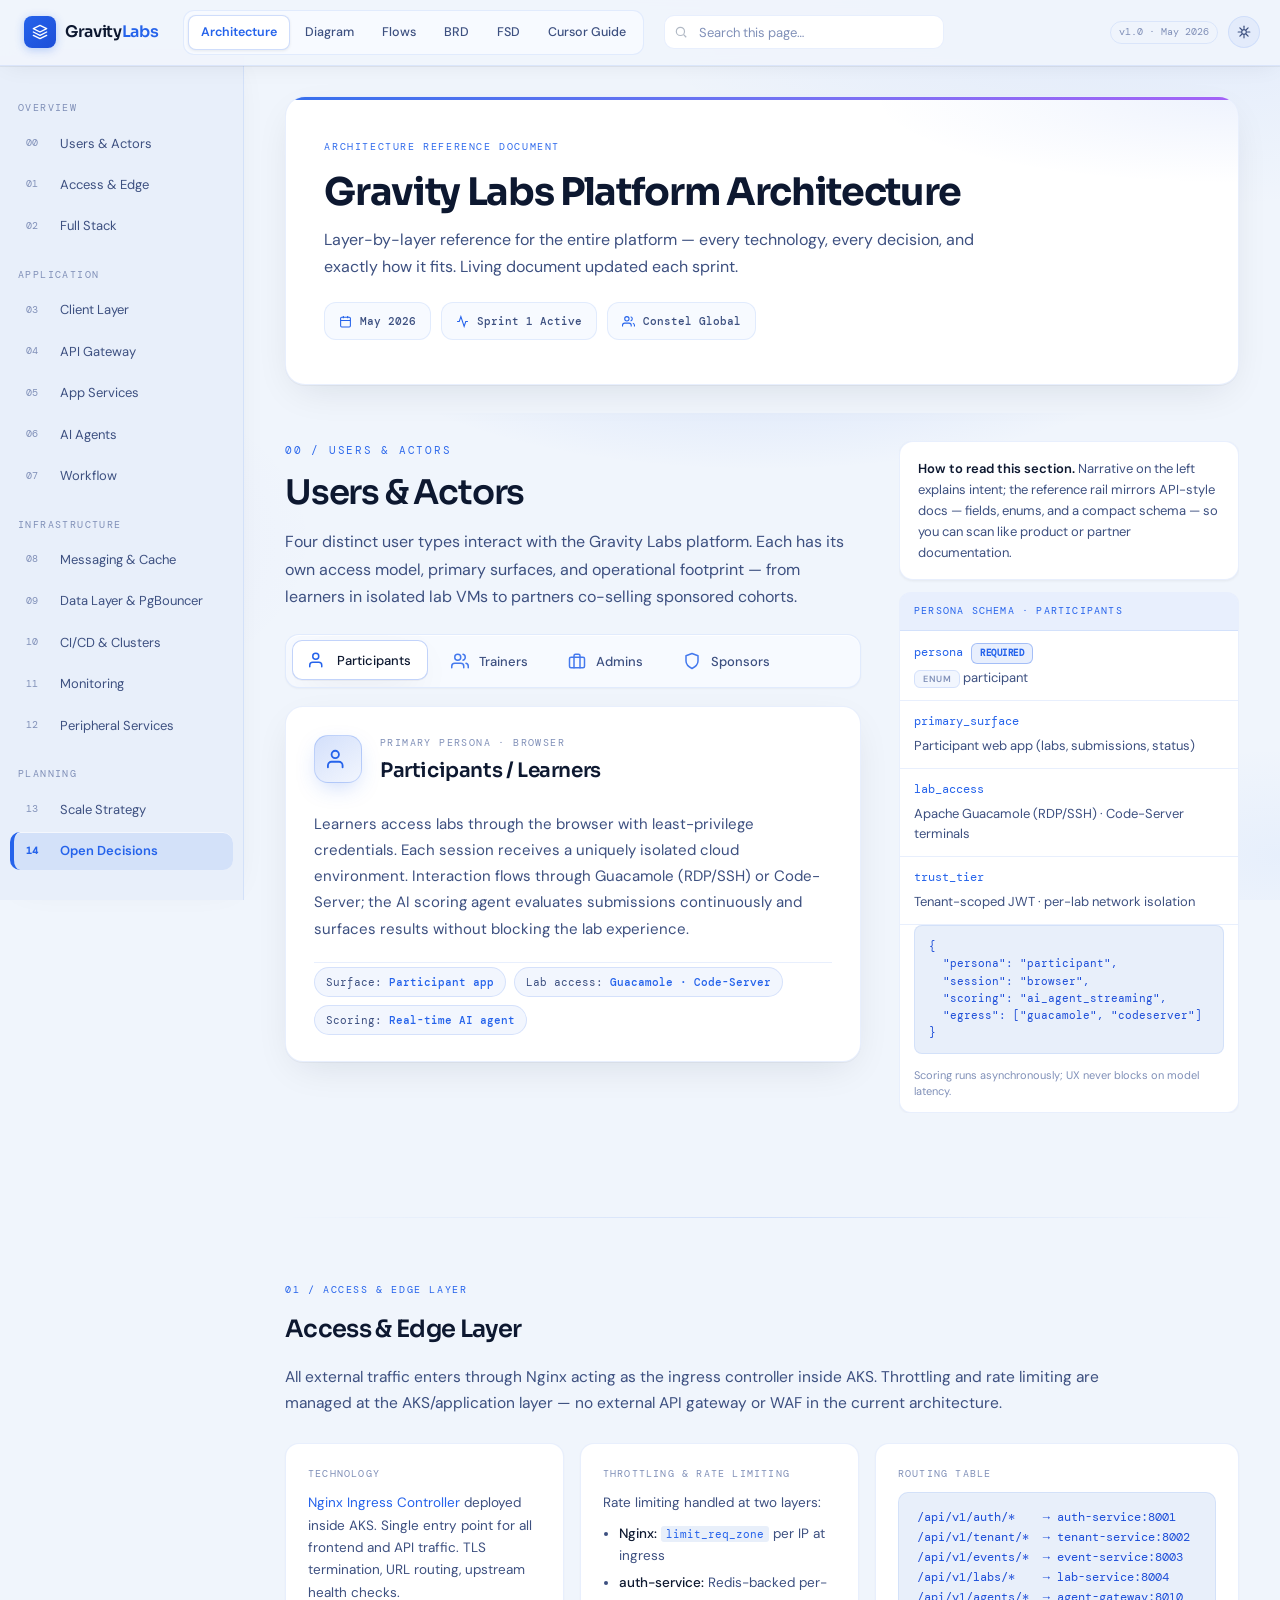
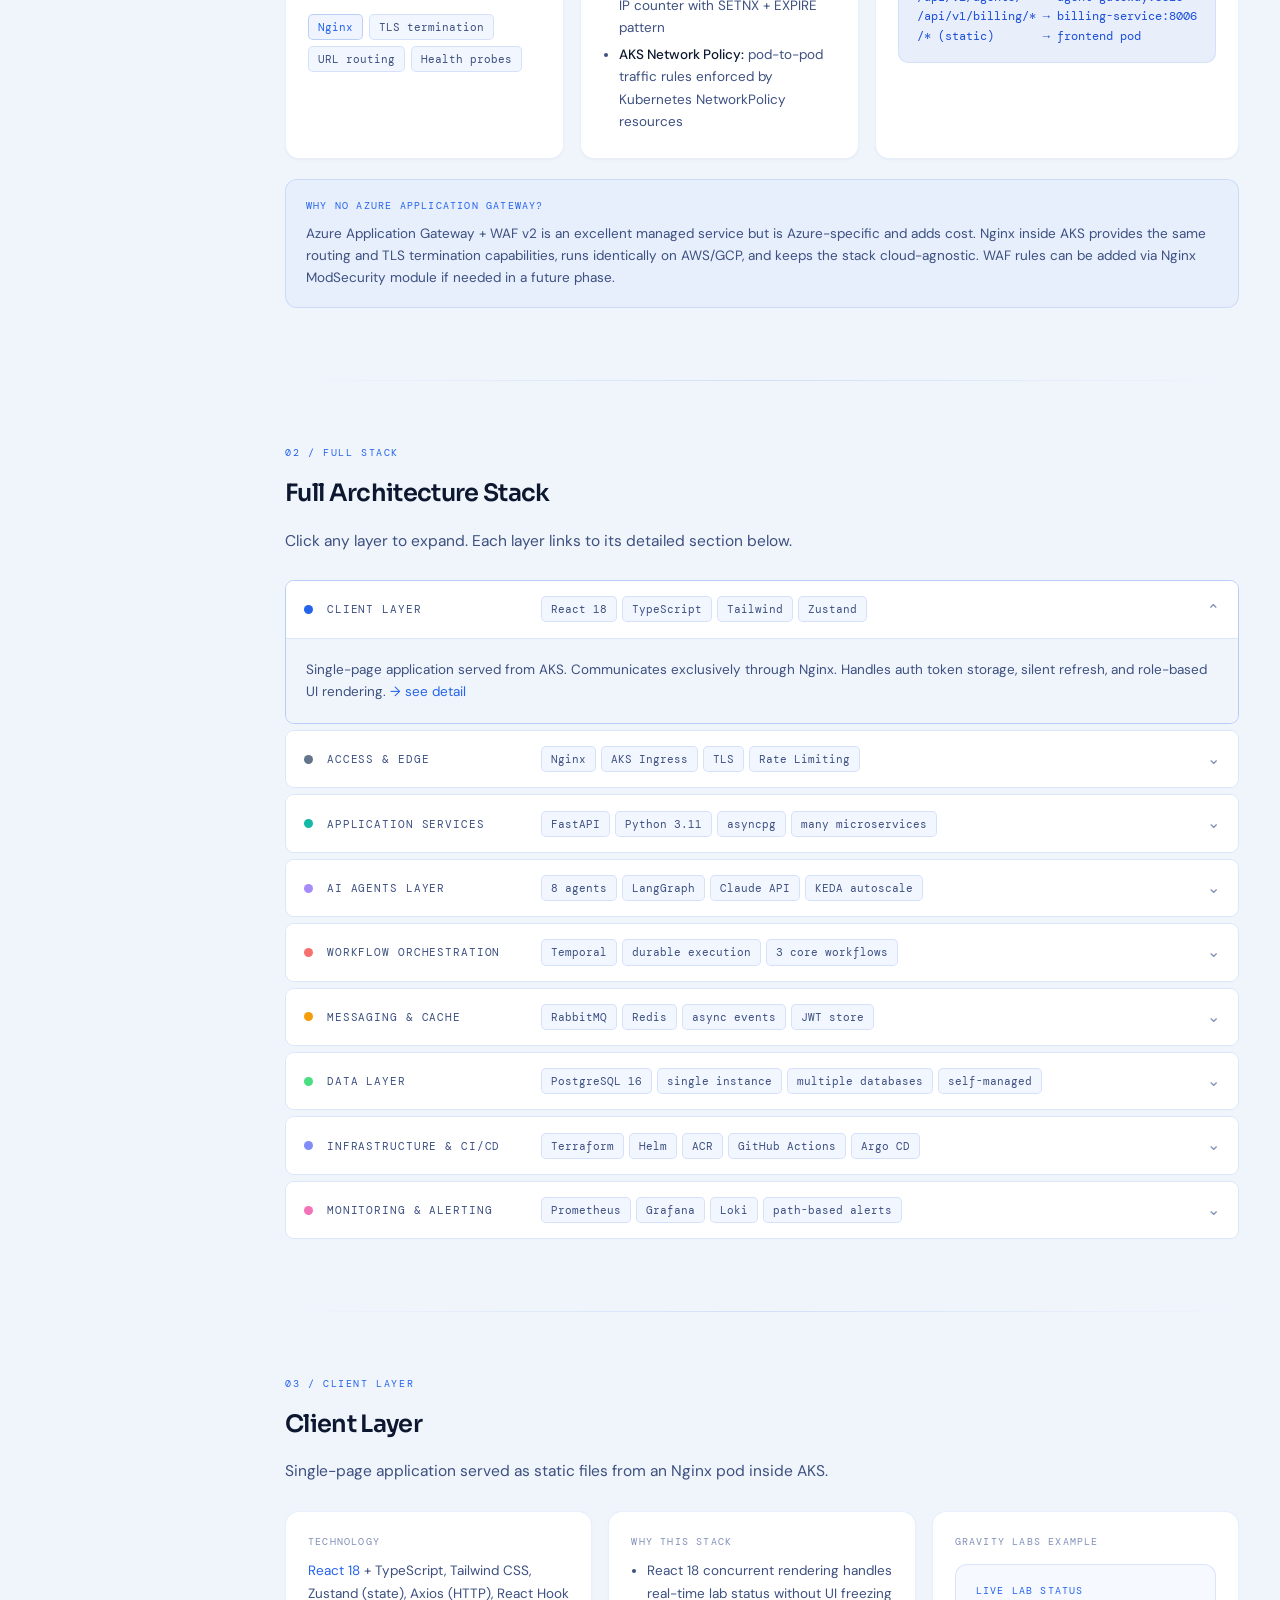
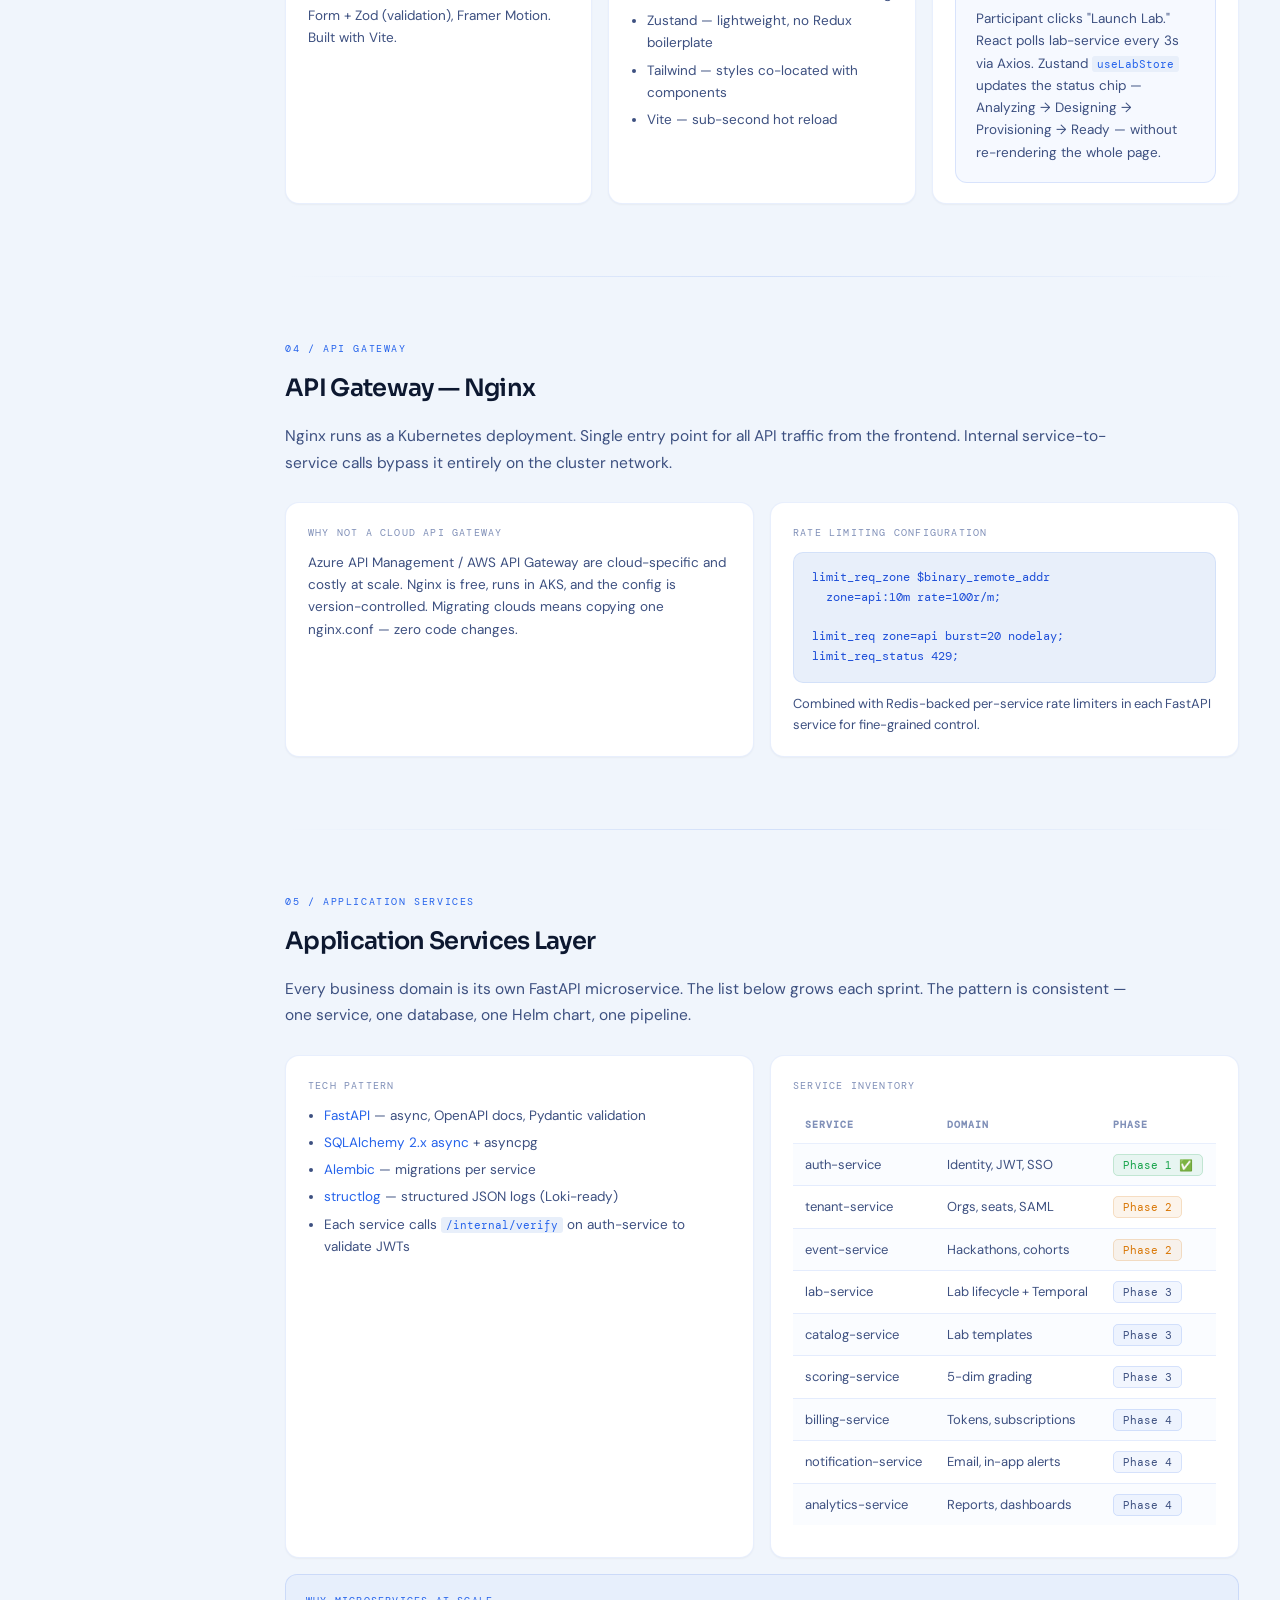
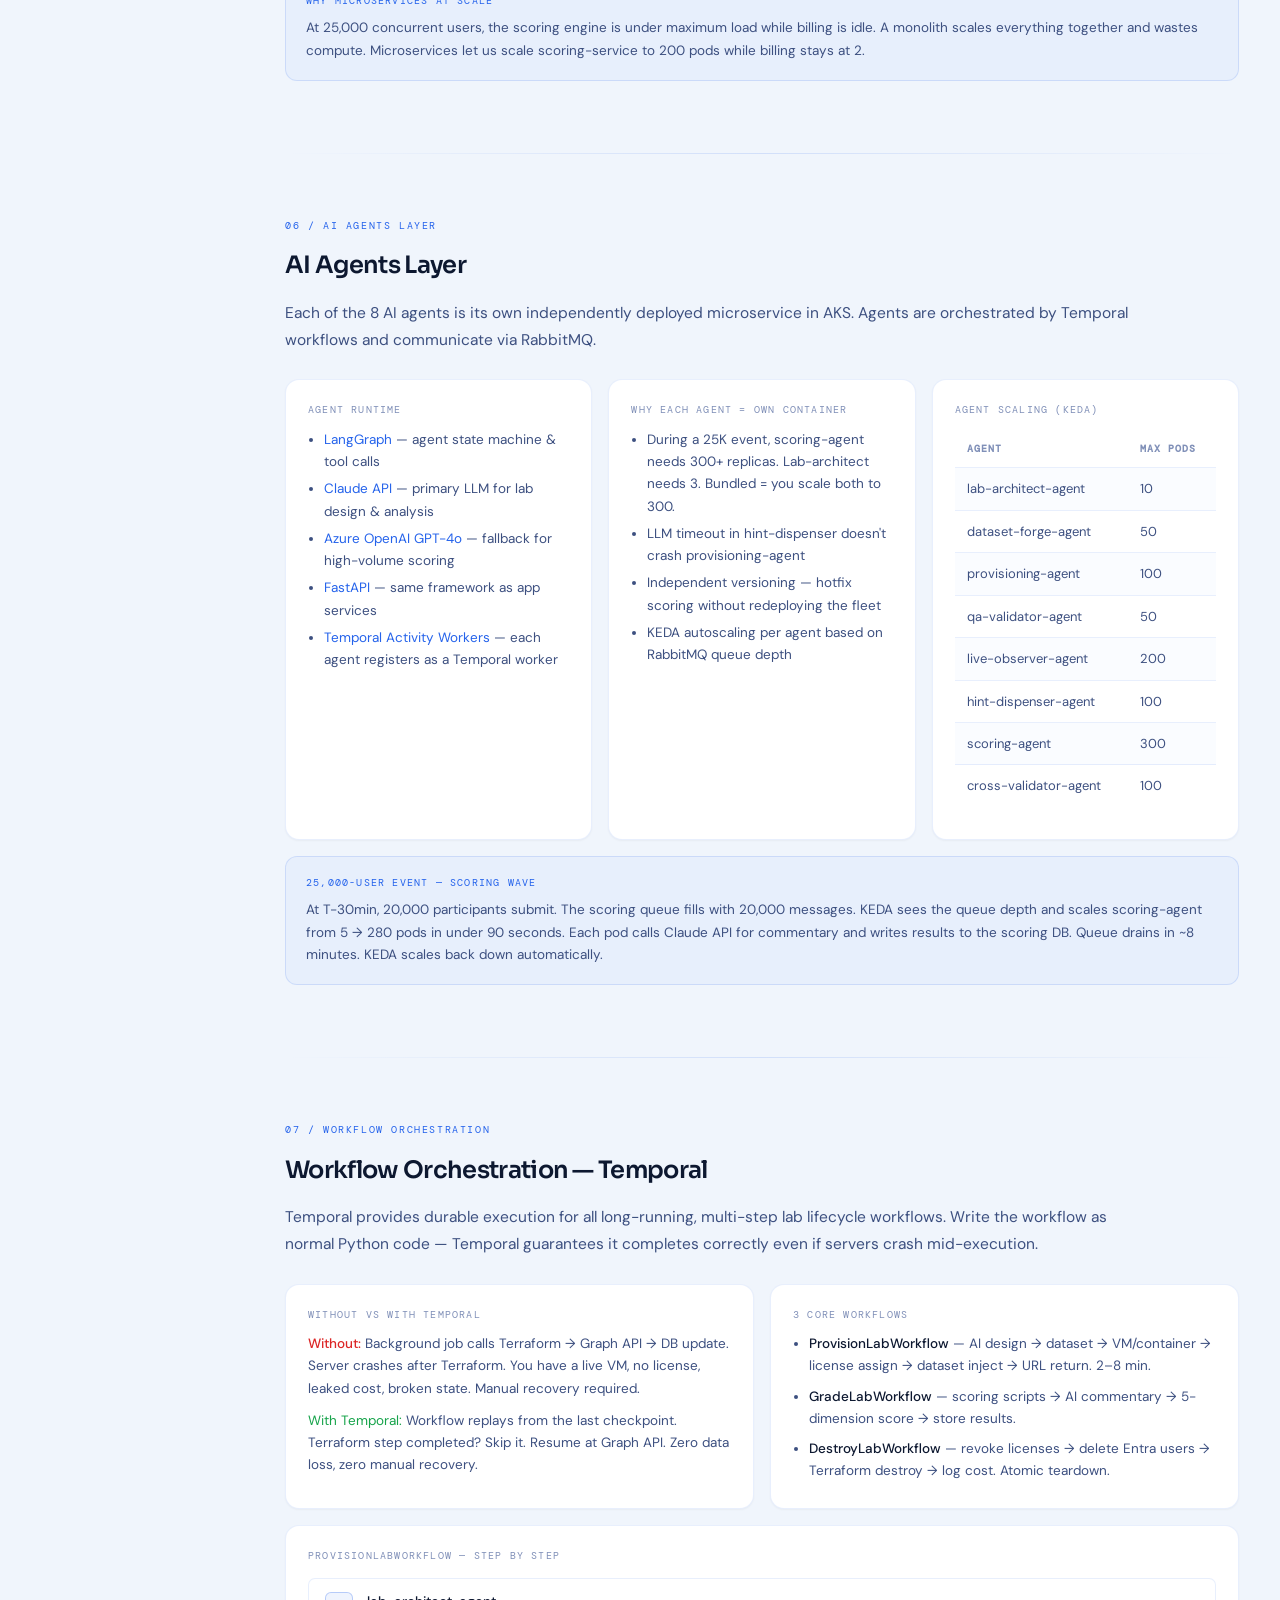
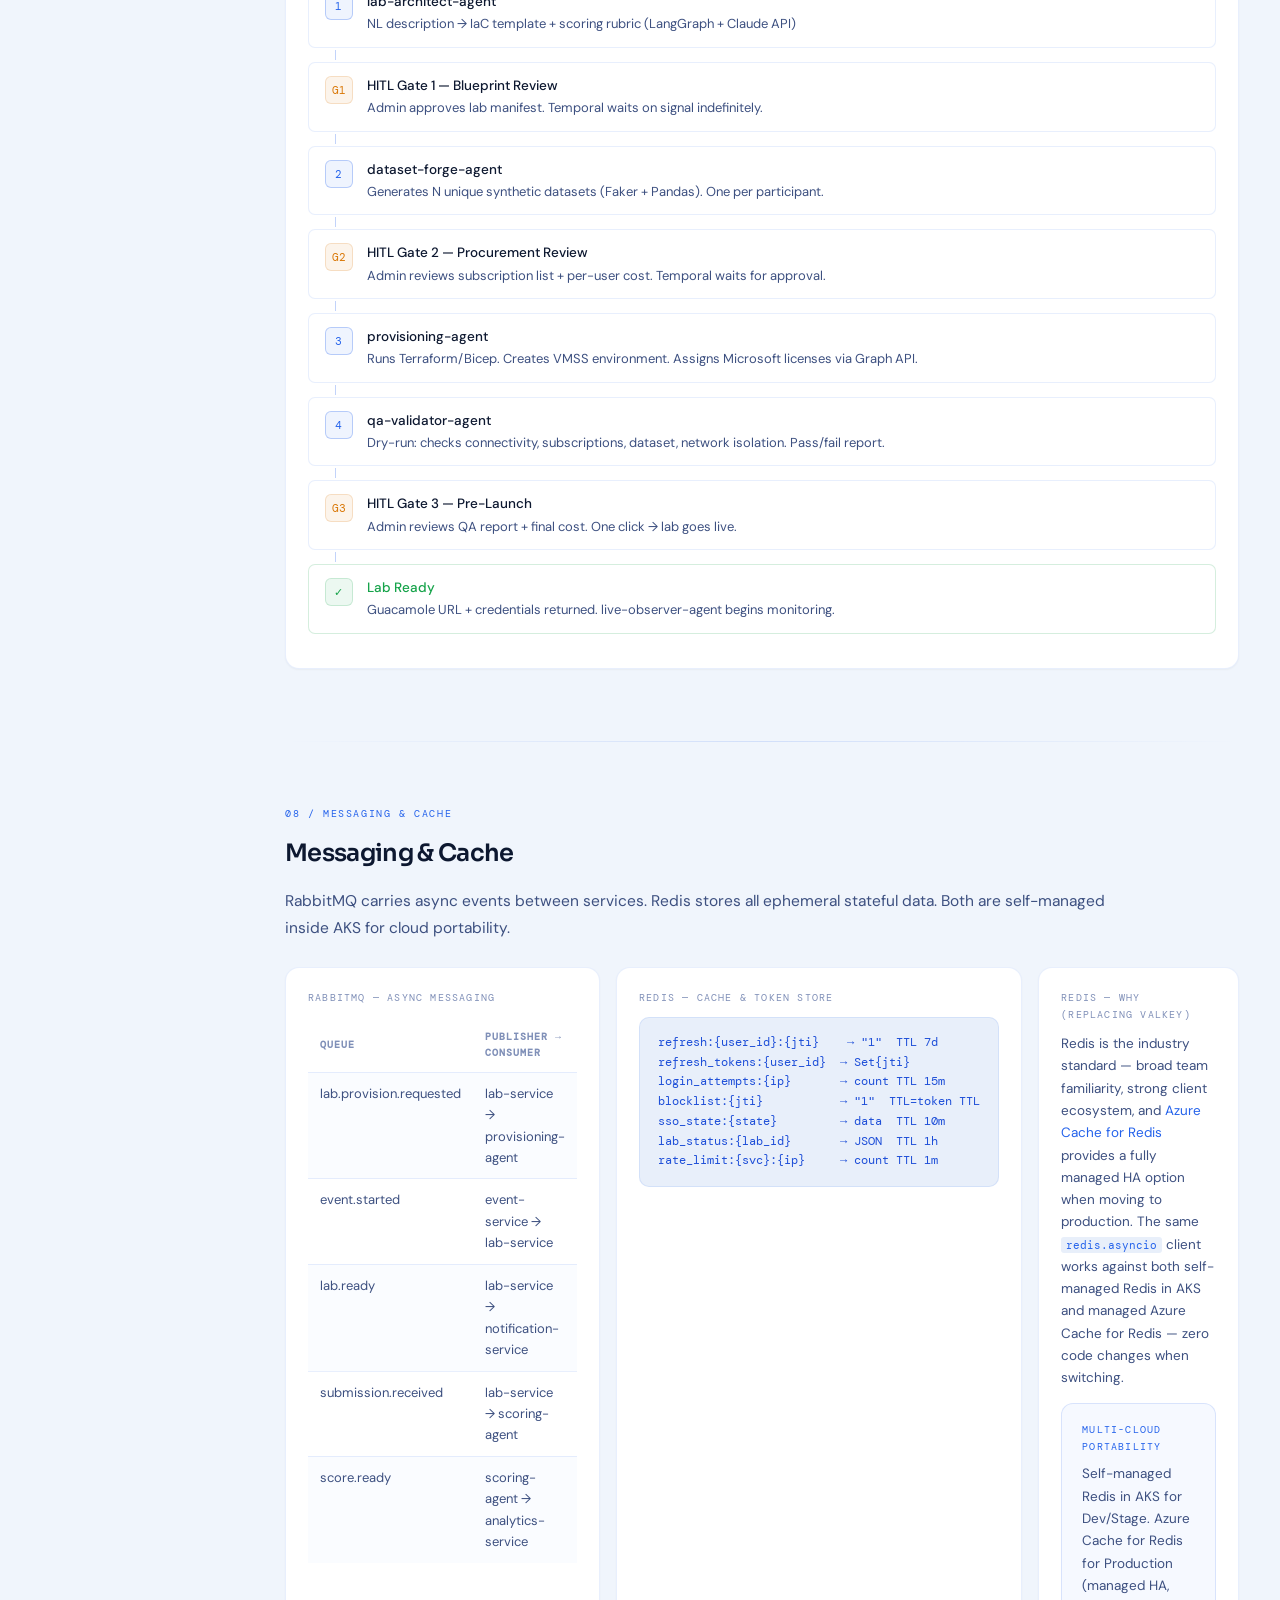
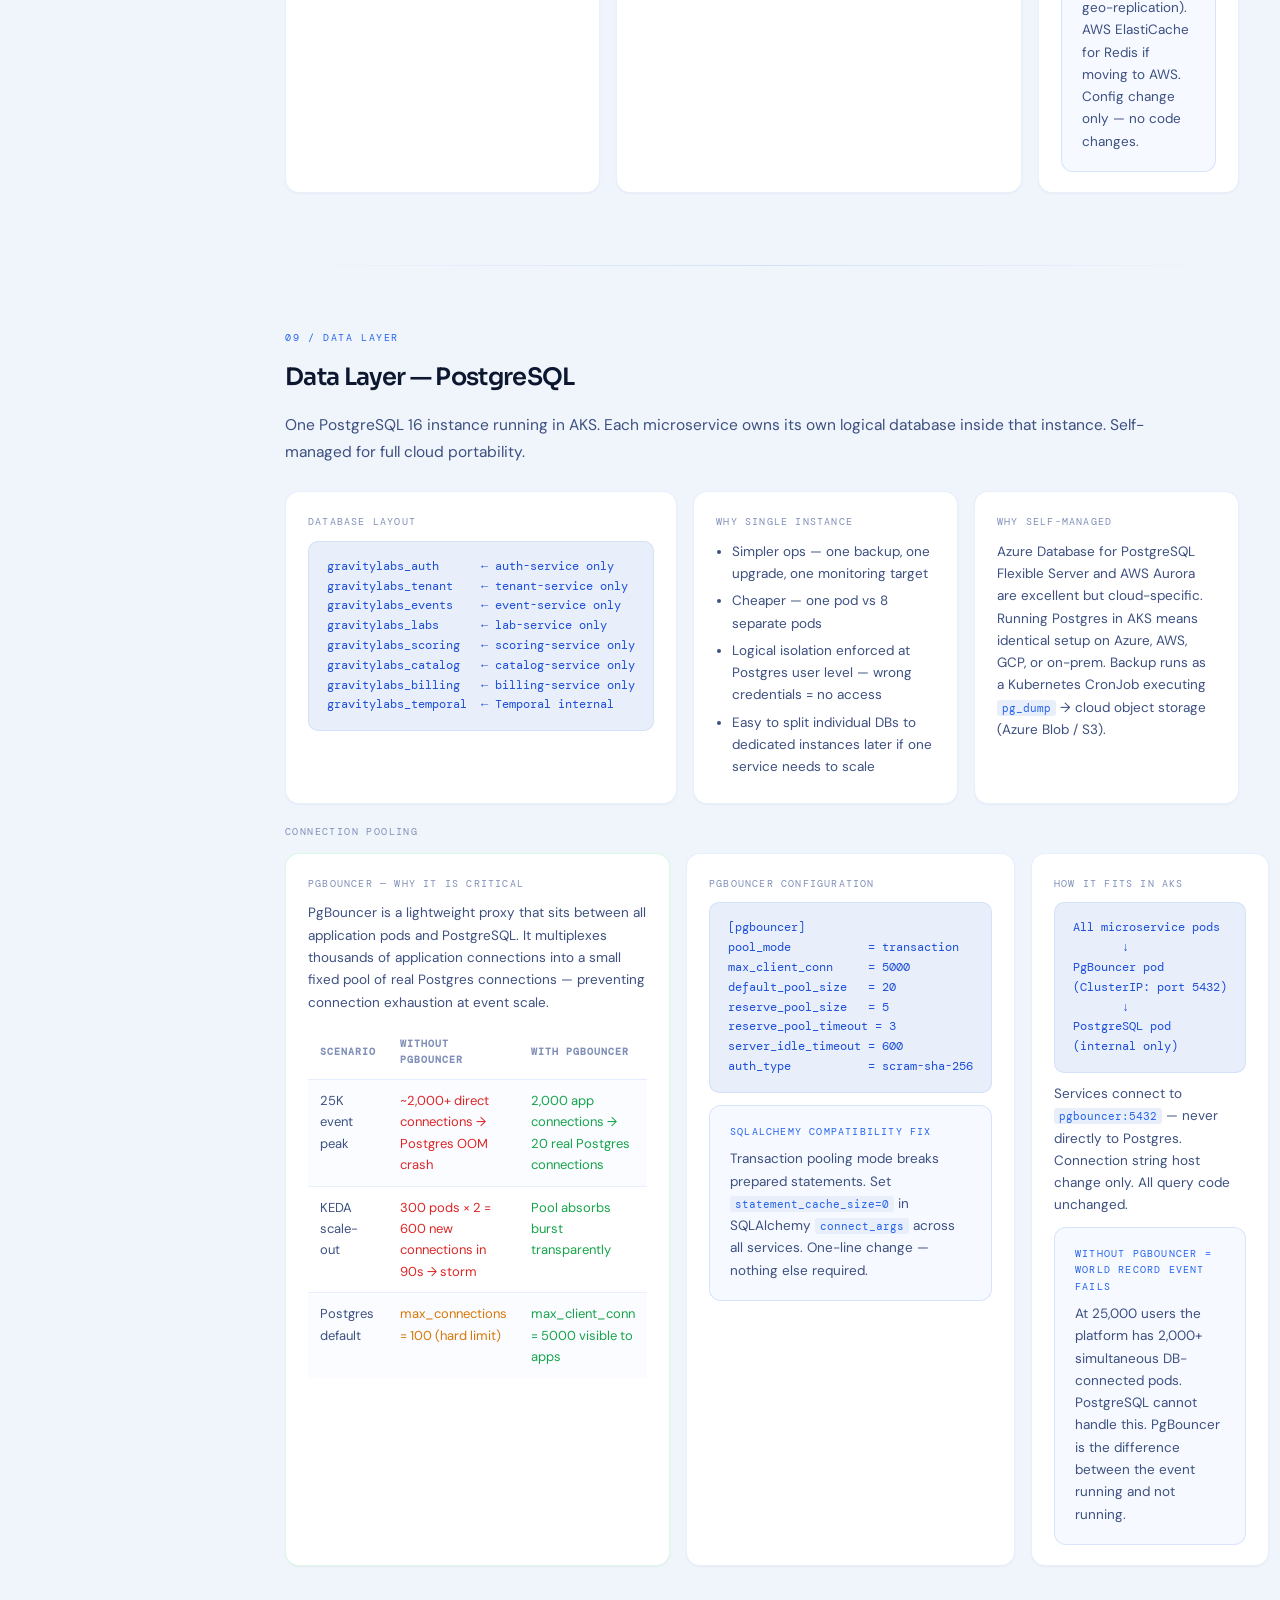
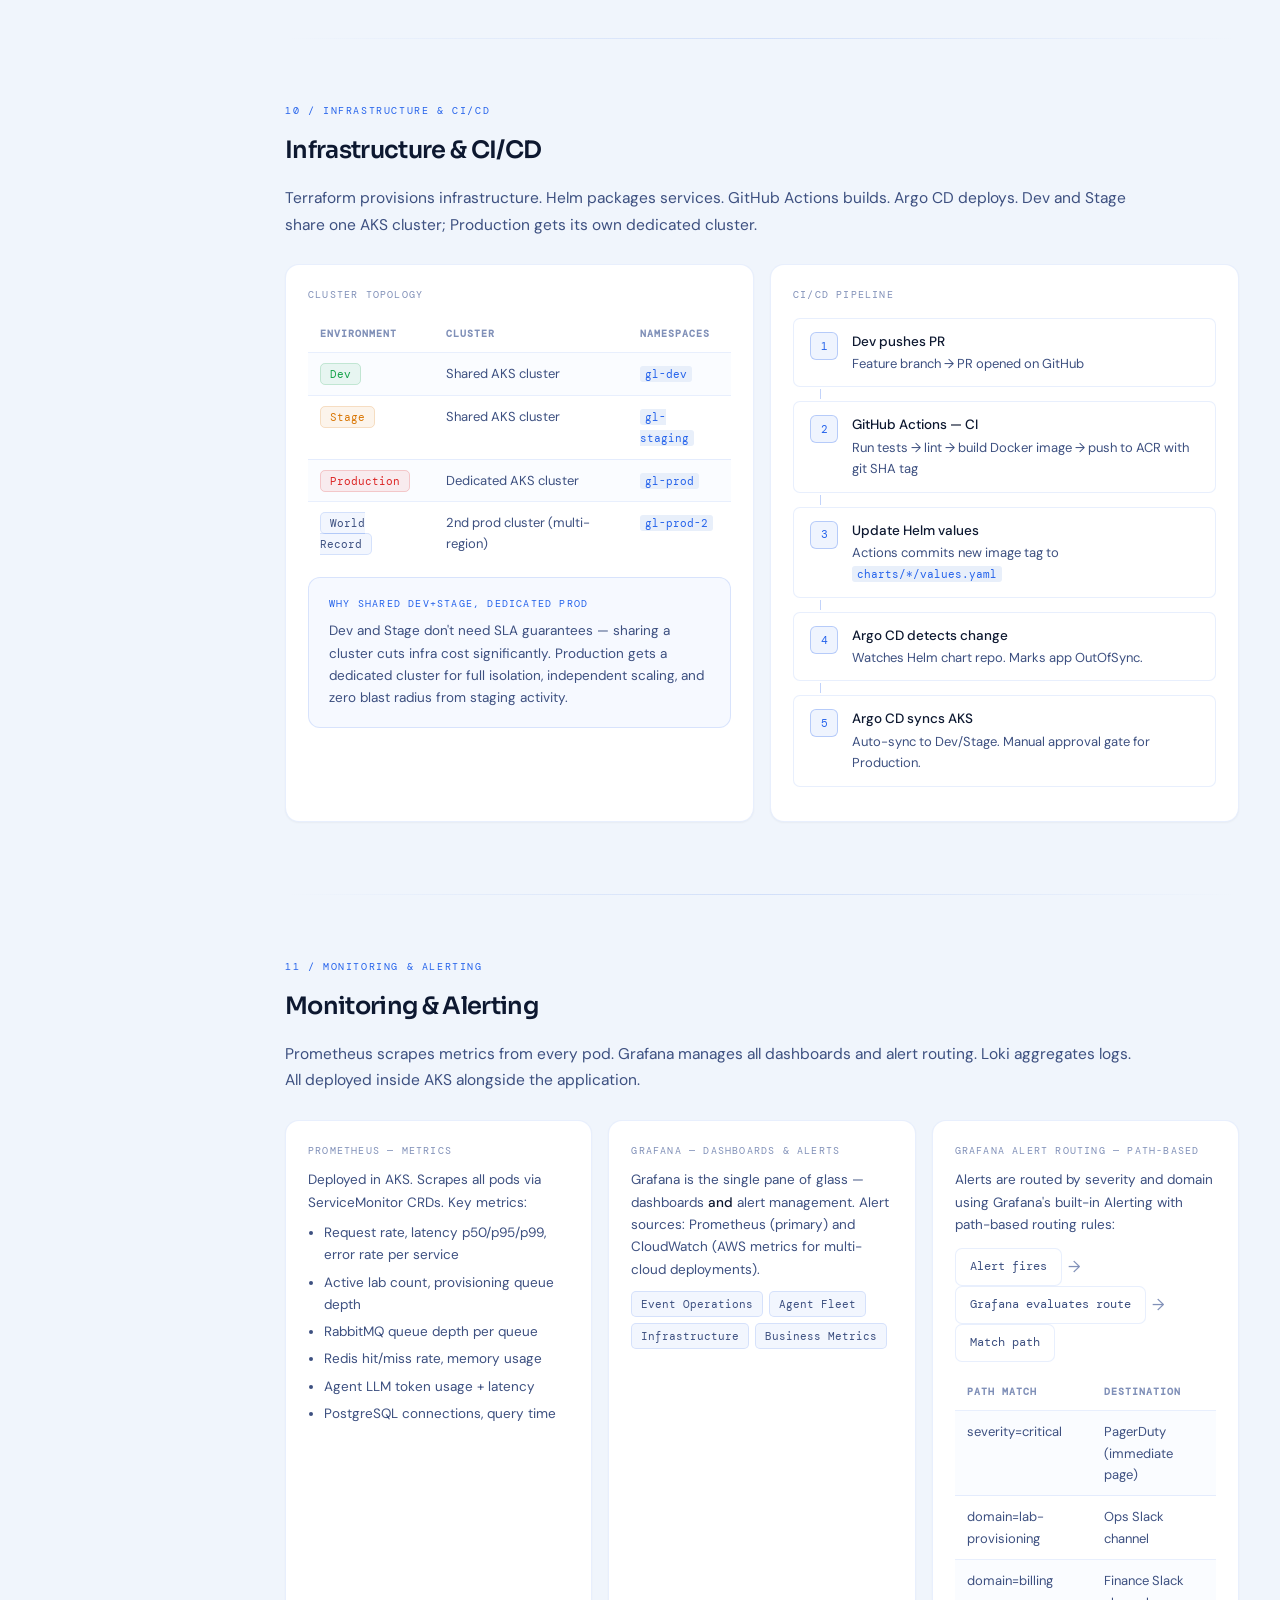
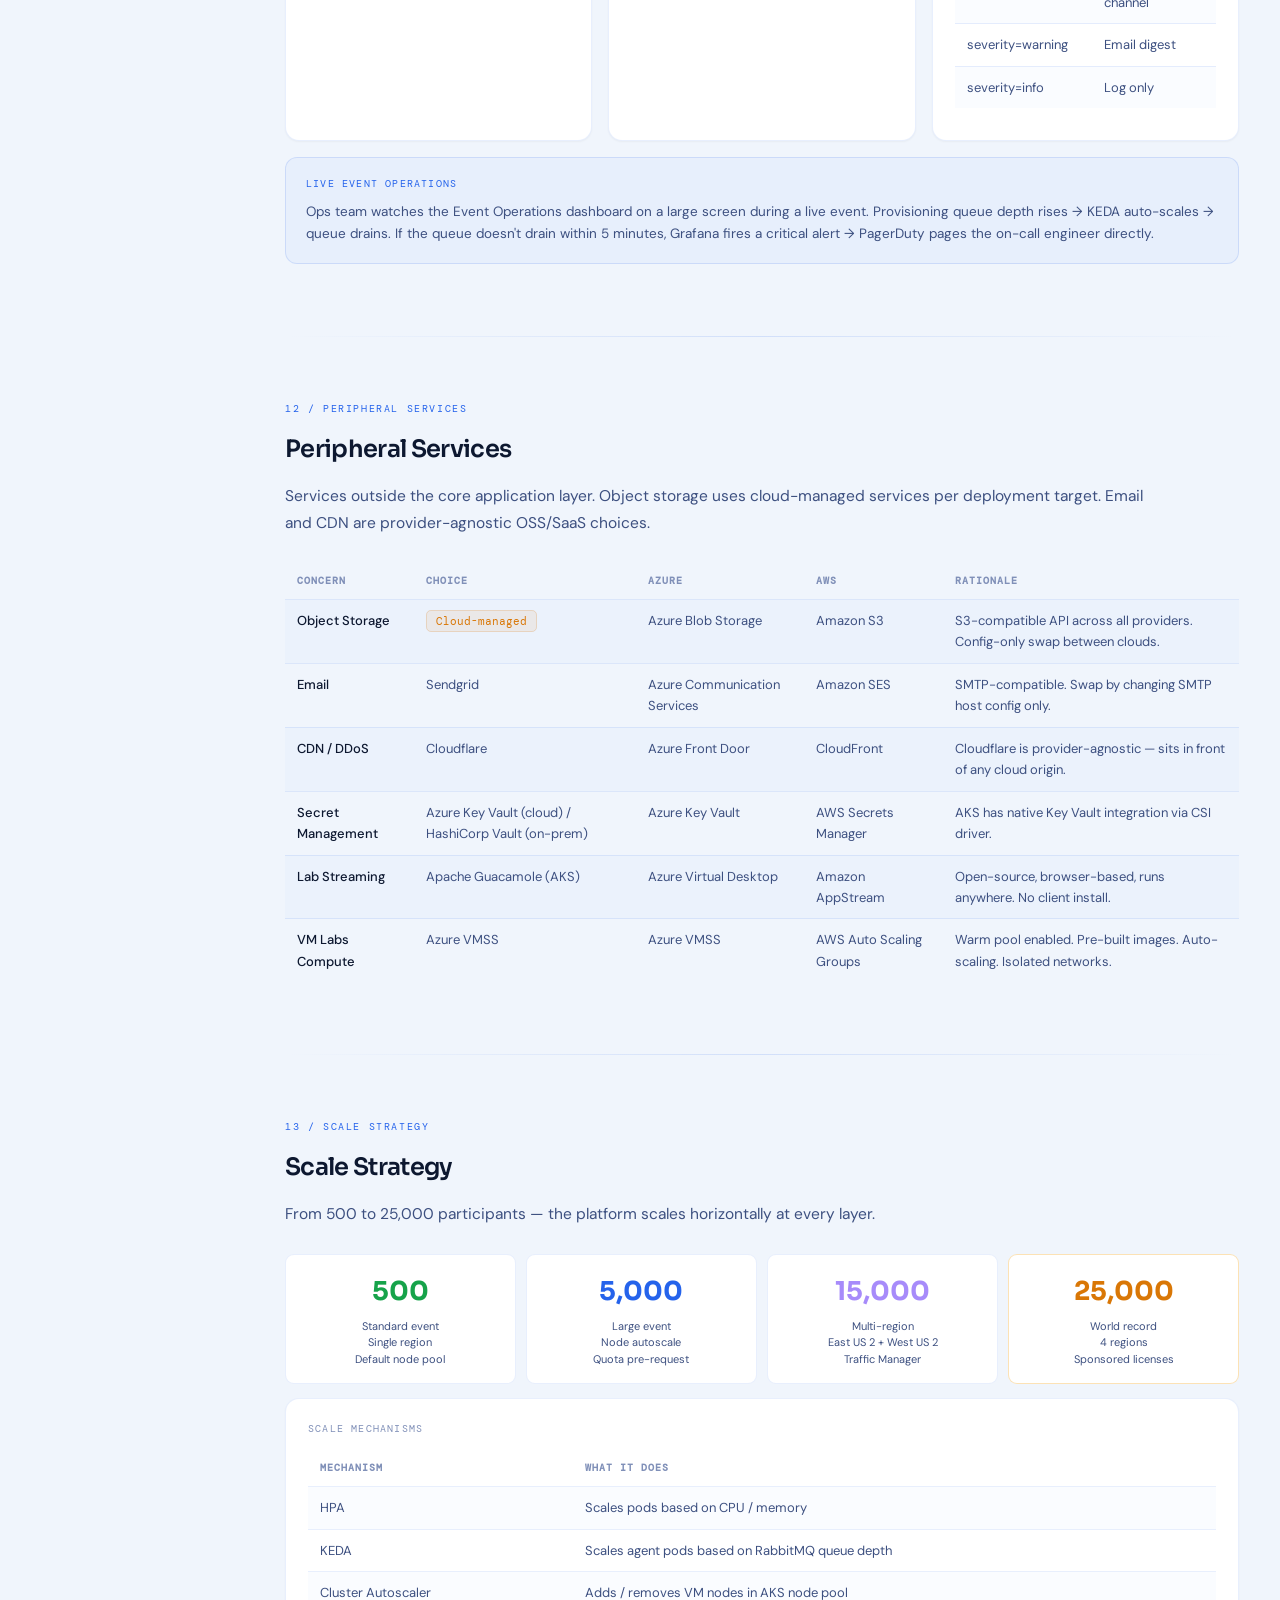
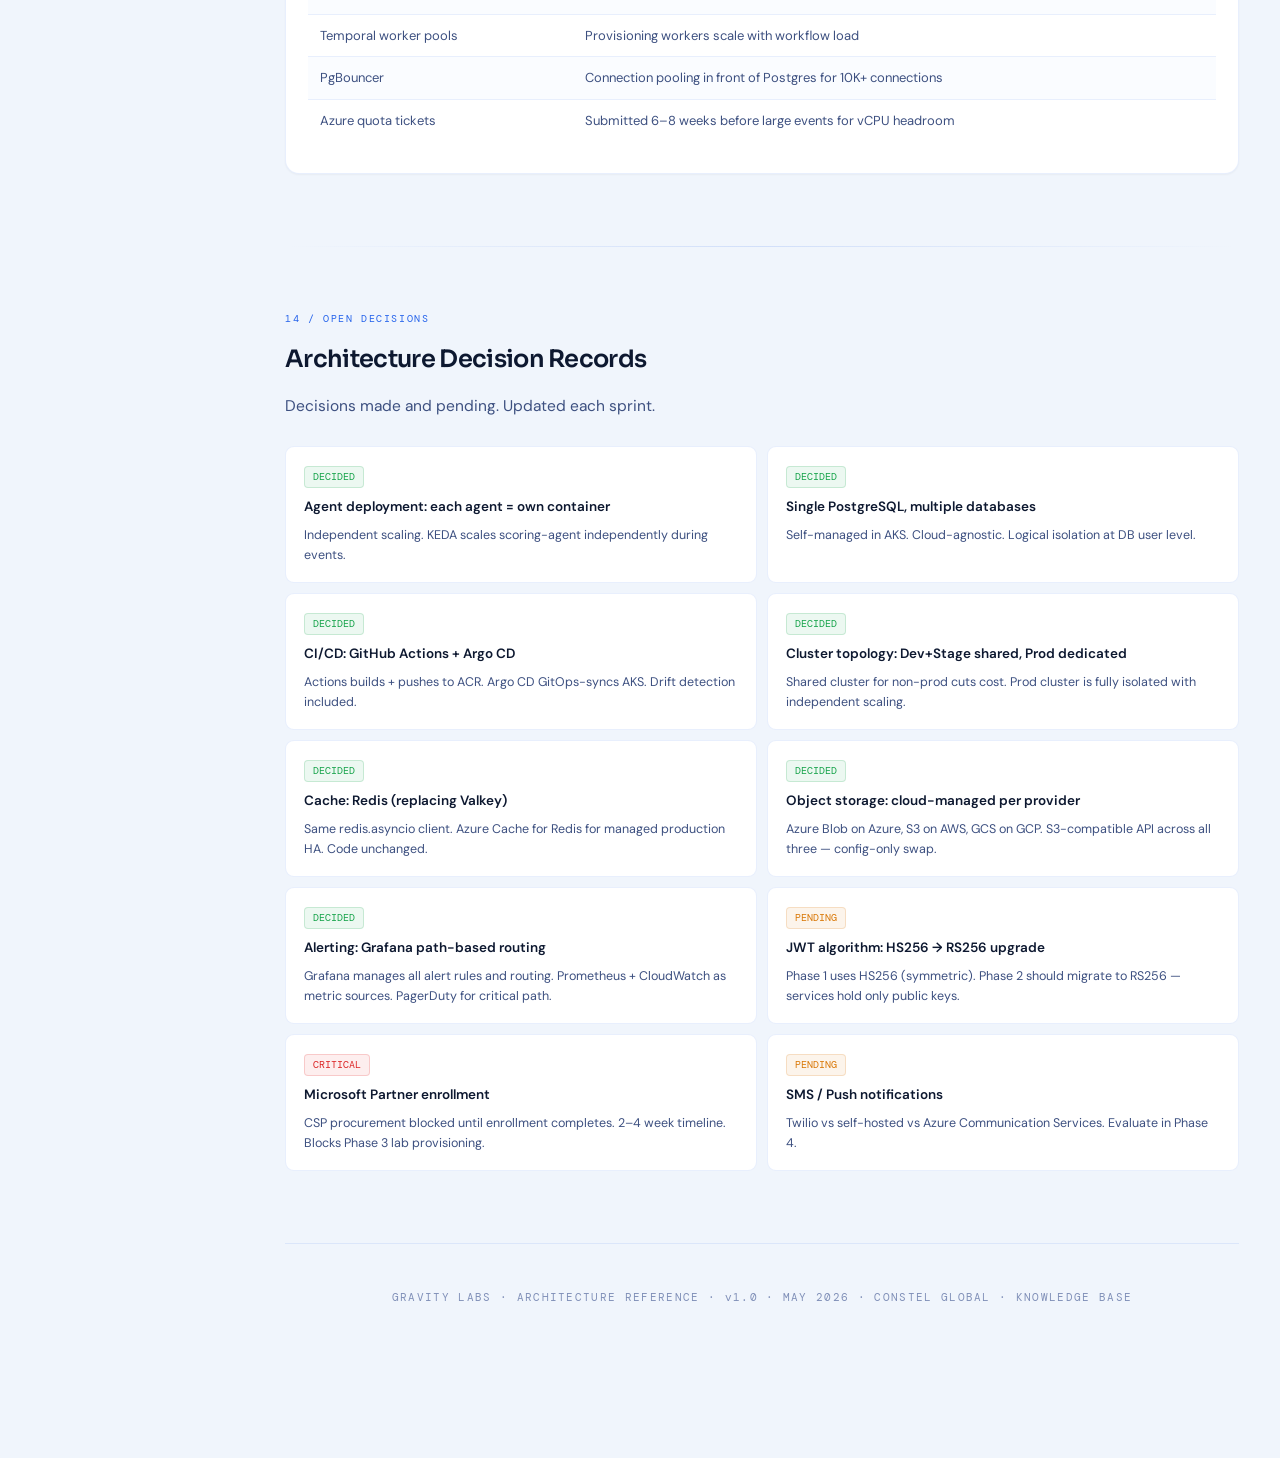
<file: index.html>
<!DOCTYPE html>
<html lang="en" data-theme="dark">
<head>
<meta charset="UTF-8">
<meta name="viewport" content="width=device-width, initial-scale=1.0">
<title>Gravity Labs — Architecture Reference</title>
<link rel="preconnect" href="https://fonts.googleapis.com">
<link href="https://fonts.googleapis.com/css2?family=Sora:wght@300;400;500;600;700&family=DM+Sans:wght@300;400;500&family=DM+Mono:wght@400;500&display=swap" rel="stylesheet">
<link rel="stylesheet" href="shared.css">
<link rel="stylesheet" href="architecture.css">
</head>
<body>

<!-- TOP NAV -->
<nav class="topnav">
  <a class="logo" href="index.html">
    <div class="logo-icon">
      <svg viewBox="0 0 24 24" fill="none" stroke="#fff" stroke-width="2" stroke-linecap="round" stroke-linejoin="round">
        <path d="M12 2L2 7l10 5 10-5-10-5z"/><path d="M2 17l10 5 10-5"/><path d="M2 12l10 5 10-5"/>
      </svg>
    </div>
    <span class="logo-wordmark">Gravity<span>Labs</span></span>
  </a>
  <div class="nav-tabs">
    <a class="nav-tab active" href="index.html">Architecture</a>
    <a class="nav-tab" href="diagram.html">Diagram</a>
    <a class="nav-tab" href="flows.html">Flows</a>
    <a class="nav-tab" href="brd.html">BRD</a>
    <a class="nav-tab" href="fsd.html">FSD</a>
    <a class="nav-tab" href="cursor.html">Cursor Guide</a>
  </div>
  <div class="nav-search-wrap" role="search">
    <label class="sr-only" for="gl-doc-search">Search this page</label>
    <input type="search" id="gl-doc-search" class="nav-search-input" placeholder="Search this page…" autocomplete="off" />
    <div id="gl-doc-search-results" class="nav-search-results" hidden></div>
  </div>
  <button type="button" class="nav-mtoggle" onclick="glToggleNav()" aria-label="Open section menu" aria-expanded="false" aria-controls="sidebar"><span></span><span></span><span></span></button>
  <div class="nav-right">
    <span class="version-badge">v1.0 · May 2026</span>
    <button class="theme-btn" onclick="toggleTheme()" aria-label="Toggle theme">
      <svg class="i-sun" viewBox="0 0 24 24" fill="none" stroke="currentColor" stroke-width="2" stroke-linecap="round" stroke-linejoin="round"><circle cx="12" cy="12" r="4"/><line x1="12" y1="2" x2="12" y2="6"/><line x1="12" y1="18" x2="12" y2="22"/><line x1="4.93" y1="4.93" x2="7.76" y2="7.76"/><line x1="16.24" y1="16.24" x2="19.07" y2="19.07"/><line x1="2" y1="12" x2="6" y2="12"/><line x1="18" y1="12" x2="22" y2="12"/><line x1="4.93" y1="19.07" x2="7.76" y2="16.24"/><line x1="16.24" y1="7.76" x2="19.07" y2="4.93"/></svg>
      <svg class="i-moon" viewBox="0 0 24 24" fill="none" stroke="currentColor" stroke-width="2" stroke-linecap="round" stroke-linejoin="round"><path d="M21 12.79A9 9 0 1 1 11.21 3 7 7 0 0 0 21 12.79z"/></svg>
    </button>
  </div>
</nav>

<div class="page-wrap">
<div class="sb-backdrop" id="sb-backdrop" onclick="glCloseNav()" aria-hidden="true"></div>
<!-- SIDEBAR -->
<aside class="sidebar" id="sidebar">
  <div class="sb-lbl">Overview</div>
  <a class="sb-a active" href="#s00"><span class="n">00</span>Users &amp; Actors</a>
  <a class="sb-a" href="#s01"><span class="n">01</span>Access &amp; Edge</a>
  <a class="sb-a" href="#s02"><span class="n">02</span>Full Stack</a>
  <div class="sb-lbl">Application</div>
  <a class="sb-a" href="#s03"><span class="n">03</span>Client Layer</a>
  <a class="sb-a" href="#s04"><span class="n">04</span>API Gateway</a>
  <a class="sb-a" href="#s05"><span class="n">05</span>App Services</a>
  <a class="sb-a" href="#s06"><span class="n">06</span>AI Agents</a>
  <a class="sb-a" href="#s07"><span class="n">07</span>Workflow</a>
  <div class="sb-lbl">Infrastructure</div>
  <a class="sb-a" href="#s08"><span class="n">08</span>Messaging &amp; Cache</a>
  <a class="sb-a" href="#s09"><span class="n">09</span>Data Layer &amp; PgBouncer</a>
  <a class="sb-a" href="#s10"><span class="n">10</span>CI/CD &amp; Clusters</a>
  <a class="sb-a" href="#s11"><span class="n">11</span>Monitoring</a>
  <a class="sb-a" href="#s12"><span class="n">12</span>Peripheral Services</a>
  <div class="sb-lbl">Planning</div>
  <a class="sb-a" href="#s13"><span class="n">13</span>Scale Strategy</a>
  <a class="sb-a" href="#s14"><span class="n">14</span>Open Decisions</a>
</aside>

<!-- MAIN CONTENT -->
<div class="main-content" id="gl-search-scope">
<div class="content-shell">

  <div class="page-intro page-intro--hero">
    <div class="section-eyebrow">Architecture Reference Document</div>
    <h1>Gravity Labs Platform Architecture</h1>
    <p>Layer-by-layer reference for the entire platform — every technology, every decision, and exactly how it fits. Living document updated each sprint.</p>
    <div class="intro-meta">
      <span class="intro-meta-item"><svg viewBox="0 0 24 24" fill="none" stroke="currentColor" stroke-width="2"><rect x="3" y="4" width="18" height="18" rx="2"/><line x1="16" y1="2" x2="16" y2="6"/><line x1="8" y1="2" x2="8" y2="6"/><line x1="3" y1="10" x2="21" y2="10"/></svg>May 2026</span>
      <span class="intro-meta-item"><svg viewBox="0 0 24 24" fill="none" stroke="currentColor" stroke-width="2"><polyline points="22 12 18 12 15 21 9 3 6 12 2 12"/></svg>Sprint 1 Active</span>
      <span class="intro-meta-item"><svg viewBox="0 0 24 24" fill="none" stroke="currentColor" stroke-width="2"><path d="M17 21v-2a4 4 0 0 0-4-4H5a4 4 0 0 0-4 4v2"/><circle cx="9" cy="7" r="4"/><path d="M23 21v-2a4 4 0 0 0-3-3.87"/><path d="M16 3.13a4 4 0 0 1 0 7.75"/></svg>Constel Global</span>
    </div>
  </div>

  <!-- S00: Users & Actors (premium section — template for rolling out to other sections) -->
  <div class="doc-section doc-section--actors" id="s00">
    <div class="actors-premium actors-premium-layout">
      <div class="actors-premium-main">
      <header class="actors-premium-head">
        <div class="section-eyebrow">00 / Users &amp; Actors</div>
        <h2 class="actors-premium-title">Users &amp; Actors</h2>
        <p class="actors-premium-lead">Four distinct user types interact with the Gravity Labs platform. Each has its own access model, primary surfaces, and operational footprint — from learners in isolated lab VMs to partners co-selling sponsored cohorts.</p>
      </header>

      <div class="actors-tabs" role="tablist" aria-label="Actor types">
        <button type="button" class="actors-tab is-active" role="tab" aria-selected="true" aria-controls="actors-panel-0" id="actors-tab-0" data-actors-panel="0">
          <svg viewBox="0 0 24 24" fill="none" stroke="currentColor" stroke-width="2" stroke-linecap="round" stroke-linejoin="round" aria-hidden="true"><path d="M17 21v-2a4 4 0 0 0-4-4H5a4 4 0 0 0-4 4v2"/><circle cx="9" cy="7" r="4"/></svg>
          Participants
        </button>
        <button type="button" class="actors-tab" role="tab" aria-selected="false" aria-controls="actors-panel-1" id="actors-tab-1" data-actors-panel="1">
          <svg viewBox="0 0 24 24" fill="none" stroke="currentColor" stroke-width="2" stroke-linecap="round" stroke-linejoin="round" aria-hidden="true"><path d="M17 21v-2a4 4 0 0 0-4-4H5a4 4 0 0 0-4 4v2"/><circle cx="9" cy="7" r="4"/><path d="M23 21v-2a4 4 0 0 0-3-3.87"/><path d="M16 3.13a4 4 0 0 1 0 7.75"/></svg>
          Trainers
        </button>
        <button type="button" class="actors-tab" role="tab" aria-selected="false" aria-controls="actors-panel-2" id="actors-tab-2" data-actors-panel="2">
          <svg viewBox="0 0 24 24" fill="none" stroke="currentColor" stroke-width="2" stroke-linecap="round" stroke-linejoin="round" aria-hidden="true"><rect x="2" y="7" width="20" height="14" rx="2"/><path d="M16 21V5a2 2 0 0 0-2-2h-4a2 2 0 0 0-2 2v16"/></svg>
          Admins
        </button>
        <button type="button" class="actors-tab" role="tab" aria-selected="false" aria-controls="actors-panel-3" id="actors-tab-3" data-actors-panel="3">
          <svg viewBox="0 0 24 24" fill="none" stroke="currentColor" stroke-width="2" stroke-linecap="round" stroke-linejoin="round" aria-hidden="true"><path d="M12 22s8-4 8-10V5l-8-3-8 3v7c0 6 8 10 8 10z"/></svg>
          Sponsors
        </button>
      </div>

      <div class="actors-panel-wrap">
        <div class="actors-panel is-active" role="tabpanel" id="actors-panel-0" aria-labelledby="actors-tab-0">
          <div class="actors-feature-card">
            <div class="actors-feature-top">
              <div class="actors-feature-icon" aria-hidden="true">
                <svg viewBox="0 0 24 24" fill="none" stroke="currentColor" stroke-width="2" stroke-linecap="round" stroke-linejoin="round"><path d="M17 21v-2a4 4 0 0 0-4-4H5a4 4 0 0 0-4 4v2"/><circle cx="9" cy="7" r="4"/></svg>
              </div>
              <div>
                <div class="actors-feature-meta">Primary persona · Browser</div>
                <h3 class="actors-feature-name">Participants / Learners</h3>
              </div>
            </div>
            <p class="actors-feature-body">Learners access labs through the browser with least-privilege credentials. Each session receives a uniquely isolated cloud environment. Interaction flows through Guacamole (RDP/SSH) or Code-Server; the AI scoring agent evaluates submissions continuously and surfaces results without blocking the lab experience.</p>
            <div class="actors-feature-foot">
              <span class="actors-kpi">Surface: <strong>Participant app</strong></span>
              <span class="actors-kpi">Lab access: <strong>Guacamole · Code-Server</strong></span>
              <span class="actors-kpi">Scoring: <strong>Real-time AI agent</strong></span>
            </div>
          </div>
        </div>
        <div class="actors-panel" role="tabpanel" id="actors-panel-1" aria-labelledby="actors-tab-1" hidden>
          <div class="actors-feature-card">
            <div class="actors-feature-top">
              <div class="actors-feature-icon" aria-hidden="true">
                <svg viewBox="0 0 24 24" fill="none" stroke="currentColor" stroke-width="2" stroke-linecap="round" stroke-linejoin="round"><path d="M17 21v-2a4 4 0 0 0-4-4H5a4 4 0 0 0-4 4v2"/><circle cx="9" cy="7" r="4"/><path d="M23 21v-2a4 4 0 0 0-3-3.87"/><path d="M16 3.13a4 4 0 0 1 0 7.75"/></svg>
              </div>
              <div>
                <div class="actors-feature-meta">Content &amp; oversight</div>
                <h3 class="actors-feature-name">Trainers / Evaluators</h3>
              </div>
            </div>
            <p class="actors-feature-body">Trainers author and curate lab content through the catalog, monitor cohort health in real time via Proctor View, and reconcile AI judgments with human judgment when the domain demands it. Overrides are audited so scoring stays explainable across programs and events.</p>
            <div class="actors-feature-foot">
              <span class="actors-kpi">Surface: <strong>Catalog · Proctor View</strong></span>
              <span class="actors-kpi">Controls: <strong>Score override · audit trail</strong></span>
              <span class="actors-kpi">Live ops: <strong>Cohort telemetry</strong></span>
            </div>
          </div>
        </div>
        <div class="actors-panel" role="tabpanel" id="actors-panel-2" aria-labelledby="actors-tab-2" hidden>
          <div class="actors-feature-card">
            <div class="actors-feature-top">
              <div class="actors-feature-icon" aria-hidden="true">
                <svg viewBox="0 0 24 24" fill="none" stroke="currentColor" stroke-width="2" stroke-linecap="round" stroke-linejoin="round"><rect x="2" y="7" width="20" height="14" rx="2"/><path d="M16 21V5a2 2 0 0 0-2-2h-4a2 2 0 0 0-2 2v16"/></svg>
              </div>
              <div>
                <div class="actors-feature-meta">Platform control plane</div>
                <h3 class="actors-feature-name">Platform Admins</h3>
              </div>
            </div>
            <p class="actors-feature-body">Administrators operate the tenant boundary: approving HITL gates, managing subscriptions and quotas, monitoring infrastructure signals, and triggering high-stakes event launches. The Admin Portal is the authoritative surface for policy, procurement, and reliability workflows.</p>
            <div class="actors-feature-foot">
              <span class="actors-kpi">Surface: <strong>Admin Portal</strong></span>
              <span class="actors-kpi">Scope: <strong>Tenants · billing · health</strong></span>
              <span class="actors-kpi">Governance: <strong>HITL approvals</strong></span>
            </div>
          </div>
        </div>
        <div class="actors-panel" role="tabpanel" id="actors-panel-3" aria-labelledby="actors-tab-3" hidden>
          <div class="actors-feature-card">
            <div class="actors-feature-top">
              <div class="actors-feature-icon" aria-hidden="true">
                <svg viewBox="0 0 24 24" fill="none" stroke="currentColor" stroke-width="2" stroke-linecap="round" stroke-linejoin="round"><path d="M12 22s8-4 8-10V5l-8-3-8 3v7c0 6 8 10 8 10z"/></svg>
              </div>
              <div>
                <div class="actors-feature-meta">Commercial &amp; brand</div>
                <h3 class="actors-feature-name">Sponsors / Partners</h3>
              </div>
            </div>
            <p class="actors-feature-body">Partners sponsor cohorts, hackathons, and branded challenges with scoped visibility into utilization, seat consumption, and outcomes dashboards. Access is deliberately read-oriented — enough to prove ROI and co-market success without exposing participant-grade controls.</p>
            <div class="actors-feature-foot">
              <span class="actors-kpi">Surface: <strong>Partner portal</strong></span>
              <span class="actors-kpi">Reports: <strong>Usage · outcomes</strong></span>
              <span class="actors-kpi">Access: <strong>Read-predominant</strong></span>
            </div>
          </div>
        </div>
      </div>
      </div><!-- /actors-premium-main -->

      <aside class="actors-rail" aria-label="Reference">
        <div class="actors-rail-inner">
          <p class="actors-rail-intro"><strong>How to read this section.</strong> Narrative on the left explains intent; the reference rail mirrors API-style docs — fields, enums, and a compact schema — so you can scan like product or partner documentation.</p>

          <div class="actors-rail-card actors-rail-panel is-active" data-actors-rail="0">
            <div class="actors-rail-cap">Persona schema · Participants</div>
            <div class="actors-rail-row"><div class="actors-rail-k">persona <span class="actors-rail-badge req">required</span></div><div class="actors-rail-d"><span class="actors-rail-badge">enum</span> participant</div></div>
            <div class="actors-rail-row"><div class="actors-rail-k">primary_surface</div><div class="actors-rail-d">Participant web app (labs, submissions, status)</div></div>
            <div class="actors-rail-row"><div class="actors-rail-k">lab_access</div><div class="actors-rail-d">Apache Guacamole (RDP/SSH) · Code-Server terminals</div></div>
            <div class="actors-rail-row"><div class="actors-rail-k">trust_tier</div><div class="actors-rail-d">Tenant-scoped JWT · per-lab network isolation</div></div>
            <pre class="actors-rail-pre" id="actors-pre-0">{
  "persona": "participant",
  "session": "browser",
  "scoring": "ai_agent_streaming",
  "egress": ["guacamole", "codeserver"]
}</pre>
            <p class="actors-rail-foot">Scoring runs asynchronously; UX never blocks on model latency.</p>
          </div>

          <div class="actors-rail-card actors-rail-panel" data-actors-rail="1" hidden>
            <div class="actors-rail-cap">Persona schema · Trainers</div>
            <div class="actors-rail-row"><div class="actors-rail-k">persona <span class="actors-rail-badge req">required</span></div><div class="actors-rail-d"><span class="actors-rail-badge">enum</span> trainer_evaluator</div></div>
            <div class="actors-rail-row"><div class="actors-rail-k">catalog_scope</div><div class="actors-rail-d">Lab templates, cohort wiring, scoring rubric hooks</div></div>
            <div class="actors-rail-row"><div class="actors-rail-k">live_ops</div><div class="actors-rail-d">Proctor View · participant timeline · anomaly flags</div></div>
            <div class="actors-rail-row"><div class="actors-rail-k">human_override</div><div class="actors-rail-d">Recorded override on AI scores — full audit trail</div></div>
            <pre class="actors-rail-pre" id="actors-pre-1">{
  "persona": "trainer",
  "surfaces": ["catalog", "proctor"],
  "approval_workflow": "override_with_reason",
  "audit": "append_only"
}</pre>
            <p class="actors-rail-foot">Trainers reconcile automation with policy; overrides never delete machine output.</p>
          </div>

          <div class="actors-rail-card actors-rail-panel" data-actors-rail="2" hidden>
            <div class="actors-rail-cap">Persona schema · Admins</div>
            <div class="actors-rail-row"><div class="actors-rail-k">persona <span class="actors-rail-badge req">required</span></div><div class="actors-rail-d"><span class="actors-rail-badge">enum</span> platform_admin</div></div>
            <div class="actors-rail-row"><div class="actors-rail-k">admin_plane</div><div class="actors-rail-d">Tenant CRUD · subscriptions · infra health · event launch</div></div>
            <div class="actors-rail-row"><div class="actors-rail-k">hitl_gates</div><div class="actors-rail-d">Approvals for blueprint, procurement, and pre-launch</div></div>
            <div class="actors-rail-row"><div class="actors-rail-k">blast_radius</div><div class="actors-rail-d">Highest — changes fan out to all tenants in scope</div></div>
            <pre class="actors-rail-pre" id="actors-pre-2">{
  "persona": "admin",
  "rbac": "global_operator",
  "gates": ["G1_blueprint","G2_procurement","G3_launch"],
  "telemetry": "full_stack"
}</pre>
            <p class="actors-rail-foot">Use breaker policies: split prod changes from staging experimentation.</p>
          </div>

          <div class="actors-rail-card actors-rail-panel" data-actors-rail="3" hidden>
            <div class="actors-rail-cap">Persona schema · Sponsors</div>
            <div class="actors-rail-row"><div class="actors-rail-k">persona <span class="actors-rail-badge req">required</span></div><div class="actors-rail-d"><span class="actors-rail-badge">enum</span> sponsor_partner</div></div>
            <div class="actors-rail-row"><div class="actors-rail-k">visibility</div><div class="actors-rail-d">Cohort usage · seat burn · branded leaderboard (read-heavy)</div></div>
            <div class="actors-rail-row"><div class="actors-rail-k">billing_ref</div><div class="actors-rail-d">Linked sponsor account · invoice segmentation</div></div>
            <div class="actors-rail-row"><div class="actors-rail-k">data_exposure</div><div class="actors-rail-d">Aggregates by default — no raw participant PII</div></div>
            <pre class="actors-rail-pre" id="actors-pre-3">{
  "persona": "sponsor",
  "access": "read_predominant",
  "reports": ["usage","outcomes","brand_kit"],
  "pii": "aggregated_only"
}</pre>
            <p class="actors-rail-foot">Share enough to prove ROI while keeping learner data minimized.</p>
          </div>
        </div>
      </aside>
    </div><!-- /actors-premium-layout -->
  </div>
  <hr class="divider">

  <!-- S01: Access & Edge -->
  <div class="doc-section" id="s01">
    <div class="section-eyebrow">01 / Access &amp; Edge Layer</div>
    <h2 class="section-title">Access &amp; Edge Layer</h2>
    <p class="section-lead">All external traffic enters through Nginx acting as the ingress controller inside AKS. Throttling and rate limiting are managed at the AKS/application layer — no external API gateway or WAF in the current architecture.</p>
    <div class="cards">
      <div class="card"><div class="card-label">Technology</div><p><span class="hl-blue">Nginx Ingress Controller</span> deployed inside AKS. Single entry point for all frontend and API traffic. TLS termination, URL routing, upstream health checks.</p>
        <div class="tags"><span class="tag blue">Nginx</span><span class="tag">TLS termination</span><span class="tag">URL routing</span><span class="tag">Health probes</span></div>
      </div>
      <div class="card"><div class="card-label">Throttling &amp; Rate Limiting</div>
        <p>Rate limiting handled at two layers:</p>
        <ul style="margin-top:8px">
          <li><span class="hl">Nginx:</span> <code style="font-family:'DM Mono',monospace;font-size:11px;color:var(--accent)">limit_req_zone</code> per IP at ingress</li>
          <li><span class="hl">auth-service:</span> Redis-backed per-IP counter with SETNX + EXPIRE pattern</li>
          <li><span class="hl">AKS Network Policy:</span> pod-to-pod traffic rules enforced by Kubernetes NetworkPolicy resources</li>
        </ul>
      </div>
      <div class="card"><div class="card-label">Routing Table</div>
        <div class="code">/api/v1/auth/*    → auth-service:8001
/api/v1/tenant/*  → tenant-service:8002
/api/v1/events/*  → event-service:8003
/api/v1/labs/*    → lab-service:8004
/api/v1/agents/*  → agent-gateway:8010
/api/v1/billing/* → billing-service:8006
/* (static)       → frontend pod</div>
      </div>
    </div>
    <div class="example"><div class="example-label">Why no Azure Application Gateway?</div><p>Azure Application Gateway + WAF v2 is an excellent managed service but is Azure-specific and adds cost. Nginx inside AKS provides the same routing and TLS termination capabilities, runs identically on AWS/GCP, and keeps the stack cloud-agnostic. WAF rules can be added via Nginx ModSecurity module if needed in a future phase.</p></div>
  </div>
  <hr class="divider">

  <!-- S02: Full Stack -->
  <div class="doc-section" id="s02">
    <div class="section-eyebrow">02 / Full Stack</div>
    <h2 class="section-title">Full Architecture Stack</h2>
    <p class="section-lead">Click any layer to expand. Each layer links to its detailed section below.</p>
    <div class="layer-stack">
      <div class="layer-item open" onclick="toggleLayer(this)">
        <div class="layer-hd"><div class="layer-dot" style="background:#2563eb"></div><div class="layer-name">Client Layer</div><div class="layer-tags"><span class="tag">React 18</span><span class="tag">TypeScript</span><span class="tag">Tailwind</span><span class="tag">Zustand</span></div><div class="layer-chev">⌄</div></div>
        <div class="layer-bd"><p style="color:var(--text2);font-size:13.5px">Single-page application served from AKS. Communicates exclusively through Nginx. Handles auth token storage, silent refresh, and role-based UI rendering. <a href="#s03" style="color:var(--accent);text-decoration:none">→ see detail</a></p></div>
      </div>
      <div class="layer-item" onclick="toggleLayer(this)">
        <div class="layer-hd"><div class="layer-dot" style="background:#64748b"></div><div class="layer-name">Access &amp; Edge</div><div class="layer-tags"><span class="tag">Nginx</span><span class="tag">AKS Ingress</span><span class="tag">TLS</span><span class="tag">Rate Limiting</span></div><div class="layer-chev">⌄</div></div>
        <div class="layer-bd"><p style="color:var(--text2);font-size:13.5px">Nginx ingress controller inside AKS. TLS termination, URL-based routing to microservices, per-IP rate limiting. No external WAF layer. <a href="#s01" style="color:var(--accent);text-decoration:none">→ see detail</a></p></div>
      </div>
      <div class="layer-item" onclick="toggleLayer(this)">
        <div class="layer-hd"><div class="layer-dot" style="background:#14b8a6"></div><div class="layer-name">Application Services</div><div class="layer-tags"><span class="tag">FastAPI</span><span class="tag">Python 3.11</span><span class="tag">asyncpg</span><span class="tag">many microservices</span></div><div class="layer-chev">⌄</div></div>
        <div class="layer-bd"><p style="color:var(--text2);font-size:13.5px">Each business domain is an independent FastAPI microservice in AKS. auth-service ✅ Phase 1. Many more added each sprint. <a href="#s05" style="color:var(--accent);text-decoration:none">→ see detail</a></p></div>
      </div>
      <div class="layer-item" onclick="toggleLayer(this)">
        <div class="layer-hd"><div class="layer-dot" style="background:#a78bfa"></div><div class="layer-name">AI Agents Layer</div><div class="layer-tags"><span class="tag">8 agents</span><span class="tag">LangGraph</span><span class="tag">Claude API</span><span class="tag">KEDA autoscale</span></div><div class="layer-chev">⌄</div></div>
        <div class="layer-bd"><p style="color:var(--text2);font-size:13.5px">Each agent is its own container in AKS. KEDA scales each agent independently based on RabbitMQ queue depth. <a href="#s06" style="color:var(--accent);text-decoration:none">→ see detail</a></p></div>
      </div>
      <div class="layer-item" onclick="toggleLayer(this)">
        <div class="layer-hd"><div class="layer-dot" style="background:#f87171"></div><div class="layer-name">Workflow Orchestration</div><div class="layer-tags"><span class="tag">Temporal</span><span class="tag">durable execution</span><span class="tag">3 core workflows</span></div><div class="layer-chev">⌄</div></div>
        <div class="layer-bd"><p style="color:var(--text2);font-size:13.5px">Temporal orchestrates all long-running lab lifecycle workflows. Crash-safe, replay-on-failure, supports HITL wait signals. <a href="#s07" style="color:var(--accent);text-decoration:none">→ see detail</a></p></div>
      </div>
      <div class="layer-item" onclick="toggleLayer(this)">
        <div class="layer-hd"><div class="layer-dot" style="background:#f59e0b"></div><div class="layer-name">Messaging &amp; Cache</div><div class="layer-tags"><span class="tag">RabbitMQ</span><span class="tag">Redis</span><span class="tag">async events</span><span class="tag">JWT store</span></div><div class="layer-chev">⌄</div></div>
        <div class="layer-bd"><p style="color:var(--text2);font-size:13.5px">RabbitMQ for async inter-service events. Redis for ephemeral stateful data — JWT tokens, rate limit counters, SSO state, session cache. <a href="#s08" style="color:var(--accent);text-decoration:none">→ see detail</a></p></div>
      </div>
      <div class="layer-item" onclick="toggleLayer(this)">
        <div class="layer-hd"><div class="layer-dot" style="background:#4ade80"></div><div class="layer-name">Data Layer</div><div class="layer-tags"><span class="tag">PostgreSQL 16</span><span class="tag">single instance</span><span class="tag">multiple databases</span><span class="tag">self-managed</span></div><div class="layer-chev">⌄</div></div>
        <div class="layer-bd"><p style="color:var(--text2);font-size:13.5px">One PostgreSQL 16 instance in AKS. Each microservice owns its own database. Enforced at the Postgres user/permissions level — no cross-service queries possible. <a href="#s09" style="color:var(--accent);text-decoration:none">→ see detail</a></p></div>
      </div>
      <div class="layer-item" onclick="toggleLayer(this)">
        <div class="layer-hd"><div class="layer-dot" style="background:#818cf8"></div><div class="layer-name">Infrastructure &amp; CI/CD</div><div class="layer-tags"><span class="tag">Terraform</span><span class="tag">Helm</span><span class="tag">ACR</span><span class="tag">GitHub Actions</span><span class="tag">Argo CD</span></div><div class="layer-chev">⌄</div></div>
        <div class="layer-bd"><p style="color:var(--text2);font-size:13.5px">Dev+Stage on shared AKS cluster (namespaced). Production on dedicated AKS cluster. GitHub Actions builds + pushes to ACR. Argo CD syncs cluster to Git. <a href="#s10" style="color:var(--accent);text-decoration:none">→ see detail</a></p></div>
      </div>
      <div class="layer-item" onclick="toggleLayer(this)">
        <div class="layer-hd"><div class="layer-dot" style="background:#f472b6"></div><div class="layer-name">Monitoring &amp; Alerting</div><div class="layer-tags"><span class="tag">Prometheus</span><span class="tag">Grafana</span><span class="tag">Loki</span><span class="tag">path-based alerts</span></div><div class="layer-chev">⌄</div></div>
        <div class="layer-bd"><p style="color:var(--text2);font-size:13.5px">Prometheus scrapes all pods. Grafana manages dashboards and alert routing (path-based). Loki aggregates logs. All inside AKS. <a href="#s11" style="color:var(--accent);text-decoration:none">→ see detail</a></p></div>
      </div>
    </div>
  </div>
  <hr class="divider">

  <!-- S03: Client -->
  <div class="doc-section" id="s03">
    <div class="section-eyebrow">03 / Client Layer</div>
    <h2 class="section-title">Client Layer</h2>
    <p class="section-lead">Single-page application served as static files from an Nginx pod inside AKS.</p>
    <div class="cards">
      <div class="card"><div class="card-label">Technology</div><p><span class="hl-blue">React 18</span> + TypeScript, Tailwind CSS, Zustand (state), Axios (HTTP), React Hook Form + Zod (validation), Framer Motion. Built with Vite.</p></div>
      <div class="card"><div class="card-label">Why This Stack</div><ul><li>React 18 concurrent rendering handles real-time lab status without UI freezing</li><li>Zustand — lightweight, no Redux boilerplate</li><li>Tailwind — styles co-located with components</li><li>Vite — sub-second hot reload</li></ul></div>
      <div class="card"><div class="card-label">Gravity Labs Example</div>
        <div class="example"><div class="example-label">Live lab status</div><p>Participant clicks "Launch Lab." React polls lab-service every 3s via Axios. Zustand <code style="font-family:'DM Mono',monospace;font-size:11px;color:var(--accent)">useLabStore</code> updates the status chip — Analyzing → Designing → Provisioning → Ready — without re-rendering the whole page.</p></div>
      </div>
    </div>
  </div>
  <hr class="divider">

  <!-- S04: API Gateway -->
  <div class="doc-section" id="s04">
    <div class="section-eyebrow">04 / API Gateway</div>
    <h2 class="section-title">API Gateway — Nginx</h2>
    <p class="section-lead">Nginx runs as a Kubernetes deployment. Single entry point for all API traffic from the frontend. Internal service-to-service calls bypass it entirely on the cluster network.</p>
    <div class="cards cards-2">
      <div class="card"><div class="card-label">Why Not a Cloud API Gateway</div><p>Azure API Management / AWS API Gateway are cloud-specific and costly at scale. Nginx is free, runs in AKS, and the config is version-controlled. Migrating clouds means copying one nginx.conf — zero code changes.</p></div>
      <div class="card"><div class="card-label">Rate Limiting Configuration</div>
        <div class="code">limit_req_zone $binary_remote_addr
  zone=api:10m rate=100r/m;

limit_req zone=api burst=20 nodelay;
limit_req_status 429;</div>
        <p style="margin-top:8px;color:var(--text2);font-size:13px">Combined with Redis-backed per-service rate limiters in each FastAPI service for fine-grained control.</p>
      </div>
    </div>
  </div>
  <hr class="divider">

  <!-- S05: App Services -->
  <div class="doc-section" id="s05">
    <div class="section-eyebrow">05 / Application Services</div>
    <h2 class="section-title">Application Services Layer</h2>
    <p class="section-lead">Every business domain is its own FastAPI microservice. The list below grows each sprint. The pattern is consistent — one service, one database, one Helm chart, one pipeline.</p>
    <div class="cards cards-2" style="margin-bottom:16px">
      <div class="card"><div class="card-label">Tech Pattern</div><ul><li><span class="hl-blue">FastAPI</span> — async, OpenAPI docs, Pydantic validation</li><li><span class="hl-blue">SQLAlchemy 2.x async</span> + asyncpg</li><li><span class="hl-blue">Alembic</span> — migrations per service</li><li><span class="hl-blue">structlog</span> — structured JSON logs (Loki-ready)</li><li>Each service calls <code style="font-family:'DM Mono',monospace;font-size:11px;color:var(--accent)">/internal/verify</code> on auth-service to validate JWTs</li></ul></div>
      <div class="card"><div class="card-label">Service Inventory</div>
        <table class="tbl">
          <tr><th>Service</th><th>Domain</th><th>Phase</th></tr>
          <tr><td>auth-service</td><td>Identity, JWT, SSO</td><td><span class="tag green">Phase 1 ✅</span></td></tr>
          <tr><td>tenant-service</td><td>Orgs, seats, SAML</td><td><span class="tag amber">Phase 2</span></td></tr>
          <tr><td>event-service</td><td>Hackathons, cohorts</td><td><span class="tag amber">Phase 2</span></td></tr>
          <tr><td>lab-service</td><td>Lab lifecycle + Temporal</td><td><span class="tag">Phase 3</span></td></tr>
          <tr><td>catalog-service</td><td>Lab templates</td><td><span class="tag">Phase 3</span></td></tr>
          <tr><td>scoring-service</td><td>5-dim grading</td><td><span class="tag">Phase 3</span></td></tr>
          <tr><td>billing-service</td><td>Tokens, subscriptions</td><td><span class="tag">Phase 4</span></td></tr>
          <tr><td>notification-service</td><td>Email, in-app alerts</td><td><span class="tag">Phase 4</span></td></tr>
          <tr><td>analytics-service</td><td>Reports, dashboards</td><td><span class="tag">Phase 4</span></td></tr>
        </table>
      </div>
    </div>
    <div class="example"><div class="example-label">Why microservices at scale</div><p>At 25,000 concurrent users, the scoring engine is under maximum load while billing is idle. A monolith scales everything together and wastes compute. Microservices let us scale scoring-service to 200 pods while billing stays at 2.</p></div>
  </div>
  <hr class="divider">

  <!-- S06: AI Agents -->
  <div class="doc-section" id="s06">
    <div class="section-eyebrow">06 / AI Agents Layer</div>
    <h2 class="section-title">AI Agents Layer</h2>
    <p class="section-lead">Each of the 8 AI agents is its own independently deployed microservice in AKS. Agents are orchestrated by Temporal workflows and communicate via RabbitMQ.</p>
    <div class="cards" style="margin-bottom:16px">
      <div class="card"><div class="card-label">Agent Runtime</div><ul><li><span class="hl-blue">LangGraph</span> — agent state machine &amp; tool calls</li><li><span class="hl-blue">Claude API</span> — primary LLM for lab design &amp; analysis</li><li><span class="hl-blue">Azure OpenAI GPT-4o</span> — fallback for high-volume scoring</li><li><span class="hl-blue">FastAPI</span> — same framework as app services</li><li><span class="hl-blue">Temporal Activity Workers</span> — each agent registers as a Temporal worker</li></ul></div>
      <div class="card"><div class="card-label">Why Each Agent = Own Container</div><ul><li>During a 25K event, scoring-agent needs 300+ replicas. Lab-architect needs 3. Bundled = you scale both to 300.</li><li>LLM timeout in hint-dispenser doesn't crash provisioning-agent</li><li>Independent versioning — hotfix scoring without redeploying the fleet</li><li>KEDA autoscaling per agent based on RabbitMQ queue depth</li></ul></div>
      <div class="card"><div class="card-label">Agent Scaling (KEDA)</div>
        <table class="tbl">
          <tr><th>Agent</th><th>Max Pods</th></tr>
          <tr><td>lab-architect-agent</td><td>10</td></tr>
          <tr><td>dataset-forge-agent</td><td>50</td></tr>
          <tr><td>provisioning-agent</td><td>100</td></tr>
          <tr><td>qa-validator-agent</td><td>50</td></tr>
          <tr><td>live-observer-agent</td><td>200</td></tr>
          <tr><td>hint-dispenser-agent</td><td>100</td></tr>
          <tr><td>scoring-agent</td><td>300</td></tr>
          <tr><td>cross-validator-agent</td><td>100</td></tr>
        </table>
      </div>
    </div>
    <div class="example"><div class="example-label">25,000-user event — scoring wave</div><p>At T-30min, 20,000 participants submit. The scoring queue fills with 20,000 messages. KEDA sees the queue depth and scales scoring-agent from 5 → 280 pods in under 90 seconds. Each pod calls Claude API for commentary and writes results to the scoring DB. Queue drains in ~8 minutes. KEDA scales back down automatically.</p></div>
  </div>
  <hr class="divider">

  <!-- S07: Temporal -->
  <div class="doc-section" id="s07">
    <div class="section-eyebrow">07 / Workflow Orchestration</div>
    <h2 class="section-title">Workflow Orchestration — Temporal</h2>
    <p class="section-lead">Temporal provides durable execution for all long-running, multi-step lab lifecycle workflows. Write the workflow as normal Python code — Temporal guarantees it completes correctly even if servers crash mid-execution.</p>
    <div class="cards cards-2" style="margin-bottom:16px">
      <div class="card"><div class="card-label">Without vs With Temporal</div><p><span class="hl" style="color:var(--chip-red-c)">Without:</span> Background job calls Terraform → Graph API → DB update. Server crashes after Terraform. You have a live VM, no license, leaked cost, broken state. Manual recovery required.</p><p style="margin-top:10px"><span class="hl-green">With Temporal:</span> Workflow replays from the last checkpoint. Terraform step completed? Skip it. Resume at Graph API. Zero data loss, zero manual recovery.</p></div>
      <div class="card"><div class="card-label">3 Core Workflows</div><ul><li style="margin-bottom:8px"><span class="hl">ProvisionLabWorkflow</span> — AI design → dataset → VM/container → license assign → dataset inject → URL return. 2–8 min.</li><li style="margin-bottom:8px"><span class="hl">GradeLabWorkflow</span> — scoring scripts → AI commentary → 5-dimension score → store results.</li><li><span class="hl">DestroyLabWorkflow</span> — revoke licenses → delete Entra users → Terraform destroy → log cost. Atomic teardown.</li></ul></div>
    </div>
    <div class="card" style="margin-bottom:0"><div class="card-label">ProvisionLabWorkflow — step by step</div>
      <div class="pipeline" style="margin-top:14px">
        <div class="pipe-stage"><div class="pipe-num">1</div><div><div class="pipe-name">lab-architect-agent</div><div class="pipe-detail">NL description → IaC template + scoring rubric (LangGraph + Claude API)</div></div></div>
        <div class="pipe-connector"></div>
        <div class="pipe-stage"><div class="pipe-num" style="background:var(--chip-amber);border-color:var(--chip-amber-t);color:var(--chip-amber-c)">G1</div><div><div class="pipe-name">HITL Gate 1 — Blueprint Review</div><div class="pipe-detail">Admin approves lab manifest. Temporal waits on signal indefinitely.</div></div></div>
        <div class="pipe-connector"></div>
        <div class="pipe-stage"><div class="pipe-num">2</div><div><div class="pipe-name">dataset-forge-agent</div><div class="pipe-detail">Generates N unique synthetic datasets (Faker + Pandas). One per participant.</div></div></div>
        <div class="pipe-connector"></div>
        <div class="pipe-stage"><div class="pipe-num" style="background:var(--chip-amber);border-color:var(--chip-amber-t);color:var(--chip-amber-c)">G2</div><div><div class="pipe-name">HITL Gate 2 — Procurement Review</div><div class="pipe-detail">Admin reviews subscription list + per-user cost. Temporal waits for approval.</div></div></div>
        <div class="pipe-connector"></div>
        <div class="pipe-stage"><div class="pipe-num">3</div><div><div class="pipe-name">provisioning-agent</div><div class="pipe-detail">Runs Terraform/Bicep. Creates VMSS environment. Assigns Microsoft licenses via Graph API.</div></div></div>
        <div class="pipe-connector"></div>
        <div class="pipe-stage"><div class="pipe-num">4</div><div><div class="pipe-name">qa-validator-agent</div><div class="pipe-detail">Dry-run: checks connectivity, subscriptions, dataset, network isolation. Pass/fail report.</div></div></div>
        <div class="pipe-connector"></div>
        <div class="pipe-stage"><div class="pipe-num" style="background:var(--chip-amber);border-color:var(--chip-amber-t);color:var(--chip-amber-c)">G3</div><div><div class="pipe-name">HITL Gate 3 — Pre-Launch</div><div class="pipe-detail">Admin reviews QA report + final cost. One click → lab goes live.</div></div></div>
        <div class="pipe-connector"></div>
        <div class="pipe-stage" style="border-color:var(--chip-green-t)"><div class="pipe-num" style="background:var(--chip-green);border-color:var(--chip-green-t);color:var(--chip-green-c)">✓</div><div><div class="pipe-name" style="color:var(--chip-green-c)">Lab Ready</div><div class="pipe-detail">Guacamole URL + credentials returned. live-observer-agent begins monitoring.</div></div></div>
      </div>
    </div>
  </div>
  <hr class="divider">

  <!-- S08: Messaging & Cache -->
  <div class="doc-section" id="s08">
    <div class="section-eyebrow">08 / Messaging &amp; Cache</div>
    <h2 class="section-title">Messaging &amp; Cache</h2>
    <p class="section-lead">RabbitMQ carries async events between services. Redis stores all ephemeral stateful data. Both are self-managed inside AKS for cloud portability.</p>
    <div class="cards">
      <div class="card"><div class="card-label">RabbitMQ — Async Messaging</div>
        <table class="tbl">
          <tr><th>Queue</th><th>Publisher → Consumer</th></tr>
          <tr><td>lab.provision.requested</td><td>lab-service → provisioning-agent</td></tr>
          <tr><td>event.started</td><td>event-service → lab-service</td></tr>
          <tr><td>lab.ready</td><td>lab-service → notification-service</td></tr>
          <tr><td>submission.received</td><td>lab-service → scoring-agent</td></tr>
          <tr><td>score.ready</td><td>scoring-agent → analytics-service</td></tr>
        </table>
      </div>
      <div class="card"><div class="card-label">Redis — Cache &amp; Token Store</div>
        <div class="code">refresh:{user_id}:{jti}    → "1"  TTL 7d
refresh_tokens:{user_id}  → Set{jti}
login_attempts:{ip}       → count TTL 15m
blocklist:{jti}           → "1"  TTL=token TTL
sso_state:{state}         → data  TTL 10m
lab_status:{lab_id}       → JSON  TTL 1h
rate_limit:{svc}:{ip}     → count TTL 1m</div>
      </div>
      <div class="card"><div class="card-label">Redis — Why (replacing Valkey)</div><p>Redis is the industry standard — broad team familiarity, strong client ecosystem, and <span class="hl-blue">Azure Cache for Redis</span> provides a fully managed HA option when moving to production. The same <code style="font-family:'DM Mono',monospace;font-size:11px;color:var(--accent)">redis.asyncio</code> client works against both self-managed Redis in AKS and managed Azure Cache for Redis — zero code changes when switching.</p>
        <div class="example"><div class="example-label">Multi-cloud portability</div><p>Self-managed Redis in AKS for Dev/Stage. Azure Cache for Redis for Production (managed HA, geo-replication). AWS ElastiCache for Redis if moving to AWS. Config change only — no code changes.</p></div>
      </div>
    </div>
  </div>
  <hr class="divider">

  <!-- S09: Data Layer -->
  <div class="doc-section" id="s09">
    <div class="section-eyebrow">09 / Data Layer</div>
    <h2 class="section-title">Data Layer — PostgreSQL</h2>
    <p class="section-lead">One PostgreSQL 16 instance running in AKS. Each microservice owns its own logical database inside that instance. Self-managed for full cloud portability.</p>
    <div class="cards">
      <div class="card"><div class="card-label">Database Layout</div>
        <div class="code">gravitylabs_auth      ← auth-service only
gravitylabs_tenant    ← tenant-service only
gravitylabs_events    ← event-service only
gravitylabs_labs      ← lab-service only
gravitylabs_scoring   ← scoring-service only
gravitylabs_catalog   ← catalog-service only
gravitylabs_billing   ← billing-service only
gravitylabs_temporal  ← Temporal internal</div>
      </div>
      <div class="card"><div class="card-label">Why Single Instance</div><ul><li>Simpler ops — one backup, one upgrade, one monitoring target</li><li>Cheaper — one pod vs 8 separate pods</li><li>Logical isolation enforced at Postgres user level — wrong credentials = no access</li><li>Easy to split individual DBs to dedicated instances later if one service needs to scale</li></ul></div>
      <div class="card"><div class="card-label">Why Self-Managed</div><p>Azure Database for PostgreSQL Flexible Server and AWS Aurora are excellent but cloud-specific. Running Postgres in AKS means identical setup on Azure, AWS, GCP, or on-prem. Backup runs as a Kubernetes CronJob executing <code style="font-family:'DM Mono',monospace;font-size:11px;color:var(--accent)">pg_dump</code> → cloud object storage (Azure Blob / S3).</p></div>
    </div>
    <!-- PgBouncer -->
    <div style="margin-top:16px">
      <div style="font-family:'DM Mono',monospace;font-size:10px;letter-spacing:0.14em;text-transform:uppercase;color:var(--text3);margin-bottom:12px">Connection Pooling</div>
      <div class="cards">
        <div class="card" style="border-color:rgba(74,222,128,0.2)">
          <div class="card-label">PgBouncer — Why It Is Critical</div>
          <p style="margin-bottom:10px">PgBouncer is a lightweight proxy that sits between all application pods and PostgreSQL. It multiplexes thousands of application connections into a small fixed pool of real Postgres connections — preventing connection exhaustion at event scale.</p>
          <table class="tbl">
            <tr><th>Scenario</th><th>Without PgBouncer</th><th>With PgBouncer</th></tr>
            <tr><td>25K event peak</td><td style="color:var(--chip-red-c)">~2,000+ direct connections → Postgres OOM crash</td><td style="color:var(--chip-green-c)">2,000 app connections → 20 real Postgres connections</td></tr>
            <tr><td>KEDA scale-out</td><td style="color:var(--chip-red-c)">300 pods × 2 = 600 new connections in 90s → storm</td><td style="color:var(--chip-green-c)">Pool absorbs burst transparently</td></tr>
            <tr><td>Postgres default</td><td style="color:var(--chip-amber-c)">max_connections = 100 (hard limit)</td><td style="color:var(--chip-green-c)">max_client_conn = 5000 visible to apps</td></tr>
          </table>
        </div>
        <div class="card">
          <div class="card-label">PgBouncer Configuration</div>
          <div class="code">[pgbouncer]
pool_mode           = transaction
max_client_conn     = 5000
default_pool_size   = 20
reserve_pool_size   = 5
reserve_pool_timeout = 3
server_idle_timeout = 600
auth_type           = scram-sha-256</div>
          <div class="example" style="margin-top:12px">
            <div class="example-label">SQLAlchemy compatibility fix</div>
            <p>Transaction pooling mode breaks prepared statements. Set <code style="font-family:'DM Mono',monospace;font-size:11px;color:var(--accent)">statement_cache_size=0</code> in SQLAlchemy <code style="font-family:'DM Mono',monospace;font-size:11px;color:var(--accent)">connect_args</code> across all services. One-line change — nothing else required.</p>
          </div>
        </div>
        <div class="card">
          <div class="card-label">How It Fits in AKS</div>
          <div class="code">All microservice pods
       ↓
PgBouncer pod
(ClusterIP: port 5432)
       ↓
PostgreSQL pod
(internal only)</div>
          <p style="margin-top:10px;color:var(--text2);font-size:13.5px">Services connect to <code style="font-family:'DM Mono',monospace;font-size:11px;color:var(--accent)">pgbouncer:5432</code> — never directly to Postgres. Connection string host change only. All query code unchanged.</p>
          <div class="example" style="margin-top:10px">
            <div class="example-label">Without PgBouncer = world record event fails</div>
            <p>At 25,000 users the platform has 2,000+ simultaneous DB-connected pods. PostgreSQL cannot handle this. PgBouncer is the difference between the event running and not running.</p>
          </div>
        </div>
      </div>
    </div>
  </div>
  <hr class="divider">

  <!-- S10: CI/CD & Clusters -->
  <div class="doc-section" id="s10">
    <div class="section-eyebrow">10 / Infrastructure &amp; CI/CD</div>
    <h2 class="section-title">Infrastructure &amp; CI/CD</h2>
    <p class="section-lead">Terraform provisions infrastructure. Helm packages services. GitHub Actions builds. Argo CD deploys. Dev and Stage share one AKS cluster; Production gets its own dedicated cluster.</p>
    <div class="cards cards-2" style="margin-bottom:16px">
      <div class="card"><div class="card-label">Cluster Topology</div>
        <table class="tbl">
          <tr><th>Environment</th><th>Cluster</th><th>Namespaces</th></tr>
          <tr><td><span class="tag green">Dev</span></td><td>Shared AKS cluster</td><td><code style="font-family:'DM Mono',monospace;font-size:11px;color:var(--accent)">gl-dev</code></td></tr>
          <tr><td><span class="tag amber">Stage</span></td><td>Shared AKS cluster</td><td><code style="font-family:'DM Mono',monospace;font-size:11px;color:var(--accent)">gl-staging</code></td></tr>
          <tr><td><span class="tag red">Production</span></td><td>Dedicated AKS cluster</td><td><code style="font-family:'DM Mono',monospace;font-size:11px;color:var(--accent)">gl-prod</code></td></tr>
          <tr><td><span class="tag">World Record</span></td><td>2nd prod cluster (multi-region)</td><td><code style="font-family:'DM Mono',monospace;font-size:11px;color:var(--accent)">gl-prod-2</code></td></tr>
        </table>
        <div class="example" style="margin-top:10px"><div class="example-label">Why shared Dev+Stage, dedicated Prod</div><p>Dev and Stage don't need SLA guarantees — sharing a cluster cuts infra cost significantly. Production gets a dedicated cluster for full isolation, independent scaling, and zero blast radius from staging activity.</p></div>
      </div>
      <div class="card"><div class="card-label">CI/CD Pipeline</div>
        <div class="pipeline">
          <div class="pipe-stage"><div class="pipe-num">1</div><div><div class="pipe-name">Dev pushes PR</div><div class="pipe-detail">Feature branch → PR opened on GitHub</div></div></div>
          <div class="pipe-connector"></div>
          <div class="pipe-stage"><div class="pipe-num">2</div><div><div class="pipe-name">GitHub Actions — CI</div><div class="pipe-detail">Run tests → lint → build Docker image → push to ACR with git SHA tag</div></div></div>
          <div class="pipe-connector"></div>
          <div class="pipe-stage"><div class="pipe-num">3</div><div><div class="pipe-name">Update Helm values</div><div class="pipe-detail">Actions commits new image tag to <code style="font-family:'DM Mono',monospace;font-size:11px;color:var(--accent)">charts/*/values.yaml</code></div></div></div>
          <div class="pipe-connector"></div>
          <div class="pipe-stage"><div class="pipe-num">4</div><div><div class="pipe-name">Argo CD detects change</div><div class="pipe-detail">Watches Helm chart repo. Marks app OutOfSync.</div></div></div>
          <div class="pipe-connector"></div>
          <div class="pipe-stage"><div class="pipe-num">5</div><div><div class="pipe-name">Argo CD syncs AKS</div><div class="pipe-detail">Auto-sync to Dev/Stage. Manual approval gate for Production.</div></div></div>
        </div>
      </div>
    </div>
  </div>
  <hr class="divider">

  <!-- S11: Monitoring -->
  <div class="doc-section" id="s11">
    <div class="section-eyebrow">11 / Monitoring &amp; Alerting</div>
    <h2 class="section-title">Monitoring &amp; Alerting</h2>
    <p class="section-lead">Prometheus scrapes metrics from every pod. Grafana manages all dashboards and alert routing. Loki aggregates logs. All deployed inside AKS alongside the application.</p>
    <div class="cards" style="margin-bottom:16px">
      <div class="card"><div class="card-label">Prometheus — Metrics</div><p>Deployed in AKS. Scrapes all pods via ServiceMonitor CRDs. Key metrics:</p><ul style="margin-top:8px"><li>Request rate, latency p50/p95/p99, error rate per service</li><li>Active lab count, provisioning queue depth</li><li>RabbitMQ queue depth per queue</li><li>Redis hit/miss rate, memory usage</li><li>Agent LLM token usage + latency</li><li>PostgreSQL connections, query time</li></ul></div>
      <div class="card"><div class="card-label">Grafana — Dashboards &amp; Alerts</div><p>Grafana is the single pane of glass — dashboards <span class="hl">and</span> alert management. Alert sources: Prometheus (primary) and CloudWatch (AWS metrics for multi-cloud deployments).</p>
        <div class="tags" style="margin-top:10px"><span class="tag">Event Operations</span><span class="tag">Agent Fleet</span><span class="tag">Infrastructure</span><span class="tag">Business Metrics</span></div>
      </div>
      <div class="card"><div class="card-label">Grafana Alert Routing — Path-Based</div>
        <p style="margin-bottom:10px">Alerts are routed by severity and domain using Grafana's built-in Alerting with path-based routing rules:</p>
        <div class="alert-path">
          <span class="ap-step">Alert fires</span><span class="ap-arrow">→</span>
          <span class="ap-step">Grafana evaluates route</span><span class="ap-arrow">→</span>
          <span class="ap-step">Match path</span>
        </div>
        <table class="tbl" style="margin-top:10px">
          <tr><th>Path Match</th><th>Destination</th></tr>
          <tr><td>severity=critical</td><td>PagerDuty (immediate page)</td></tr>
          <tr><td>domain=lab-provisioning</td><td>Ops Slack channel</td></tr>
          <tr><td>domain=billing</td><td>Finance Slack channel</td></tr>
          <tr><td>severity=warning</td><td>Email digest</td></tr>
          <tr><td>severity=info</td><td>Log only</td></tr>
        </table>
      </div>
    </div>
    <div class="example"><div class="example-label">Live event operations</div><p>Ops team watches the Event Operations dashboard on a large screen during a live event. Provisioning queue depth rises → KEDA auto-scales → queue drains. If the queue doesn't drain within 5 minutes, Grafana fires a critical alert → PagerDuty pages the on-call engineer directly.</p></div>
  </div>
  <hr class="divider">

  <!-- S12: Peripheral -->
  <div class="doc-section" id="s12">
    <div class="section-eyebrow">12 / Peripheral Services</div>
    <h2 class="section-title">Peripheral Services</h2>
    <p class="section-lead">Services outside the core application layer. Object storage uses cloud-managed services per deployment target. Email and CDN are provider-agnostic OSS/SaaS choices.</p>
    <table class="tbl">
      <tr><th>Concern</th><th>Choice</th><th>Azure</th><th>AWS</th><th>Rationale</th></tr>
      <tr><td><span class="hl">Object Storage</span></td><td><span class="tag amber">Cloud-managed</span></td><td>Azure Blob Storage</td><td>Amazon S3</td><td>S3-compatible API across all providers. Config-only swap between clouds.</td></tr>
      <tr><td><span class="hl">Email</span></td><td>Sendgrid</td><td>Azure Communication Services</td><td>Amazon SES</td><td>SMTP-compatible. Swap by changing SMTP host config only.</td></tr>
      <tr><td><span class="hl">CDN / DDoS</span></td><td>Cloudflare</td><td>Azure Front Door</td><td>CloudFront</td><td>Cloudflare is provider-agnostic — sits in front of any cloud origin.</td></tr>
      <tr><td><span class="hl">Secret Management</span></td><td>Azure Key Vault (cloud) / HashiCorp Vault (on-prem)</td><td>Azure Key Vault</td><td>AWS Secrets Manager</td><td>AKS has native Key Vault integration via CSI driver.</td></tr>
      <tr><td><span class="hl">Lab Streaming</span></td><td>Apache Guacamole (AKS)</td><td>Azure Virtual Desktop</td><td>Amazon AppStream</td><td>Open-source, browser-based, runs anywhere. No client install.</td></tr>
      <tr><td><span class="hl">VM Labs Compute</span></td><td>Azure VMSS</td><td>Azure VMSS</td><td>AWS Auto Scaling Groups</td><td>Warm pool enabled. Pre-built images. Auto-scaling. Isolated networks.</td></tr>
    </table>
  </div>
  <hr class="divider">

  <!-- S13: Scale -->
  <div class="doc-section" id="s13">
    <div class="section-eyebrow">13 / Scale Strategy</div>
    <h2 class="section-title">Scale Strategy</h2>
    <p class="section-lead">From 500 to 25,000 participants — the platform scales horizontally at every layer.</p>
    <div class="scale-row">
      <div class="scale-card"><div class="scale-num" style="color:var(--chip-green-c)">500</div><div class="scale-sub">Standard event<br>Single region<br>Default node pool</div></div>
      <div class="scale-card"><div class="scale-num" style="color:var(--accent)">5,000</div><div class="scale-sub">Large event<br>Node autoscale<br>Quota pre-request</div></div>
      <div class="scale-card"><div class="scale-num" style="color:#a78bfa">15,000</div><div class="scale-sub">Multi-region<br>East US 2 + West US 2<br>Traffic Manager</div></div>
      <div class="scale-card" style="border-color:rgba(245,158,11,0.3)"><div class="scale-num" style="color:var(--chip-amber-c)">25,000</div><div class="scale-sub">World record<br>4 regions<br>Sponsored licenses</div></div>
    </div>
    <div class="card" style="margin-top:0"><div class="card-label">Scale Mechanisms</div>
      <table class="tbl">
        <tr><th>Mechanism</th><th>What It Does</th></tr>
        <tr><td>HPA</td><td>Scales pods based on CPU / memory</td></tr>
        <tr><td>KEDA</td><td>Scales agent pods based on RabbitMQ queue depth</td></tr>
        <tr><td>Cluster Autoscaler</td><td>Adds / removes VM nodes in AKS node pool</td></tr>
        <tr><td>Temporal worker pools</td><td>Provisioning workers scale with workflow load</td></tr>
        <tr><td>PgBouncer</td><td>Connection pooling in front of Postgres for 10K+ connections</td></tr>
        <tr><td>Azure quota tickets</td><td>Submitted 6–8 weeks before large events for vCPU headroom</td></tr>
      </table>
    </div>
  </div>
  <hr class="divider">

  <!-- S14: ADRs -->
  <div class="doc-section" id="s14">
    <div class="section-eyebrow">14 / Open Decisions</div>
    <h2 class="section-title">Architecture Decision Records</h2>
    <p class="section-lead">Decisions made and pending. Updated each sprint.</p>
    <div class="adr-grid">
      <div class="adr-card"><span class="adr-status" style="background:var(--chip-green);color:var(--chip-green-c);border:1px solid var(--chip-green-t)">DECIDED</span><h4>Agent deployment: each agent = own container</h4><p>Independent scaling. KEDA scales scoring-agent independently during events.</p></div>
      <div class="adr-card"><span class="adr-status" style="background:var(--chip-green);color:var(--chip-green-c);border:1px solid var(--chip-green-t)">DECIDED</span><h4>Single PostgreSQL, multiple databases</h4><p>Self-managed in AKS. Cloud-agnostic. Logical isolation at DB user level.</p></div>
      <div class="adr-card"><span class="adr-status" style="background:var(--chip-green);color:var(--chip-green-c);border:1px solid var(--chip-green-t)">DECIDED</span><h4>CI/CD: GitHub Actions + Argo CD</h4><p>Actions builds + pushes to ACR. Argo CD GitOps-syncs AKS. Drift detection included.</p></div>
      <div class="adr-card"><span class="adr-status" style="background:var(--chip-green);color:var(--chip-green-c);border:1px solid var(--chip-green-t)">DECIDED</span><h4>Cluster topology: Dev+Stage shared, Prod dedicated</h4><p>Shared cluster for non-prod cuts cost. Prod cluster is fully isolated with independent scaling.</p></div>
      <div class="adr-card"><span class="adr-status" style="background:var(--chip-green);color:var(--chip-green-c);border:1px solid var(--chip-green-t)">DECIDED</span><h4>Cache: Redis (replacing Valkey)</h4><p>Same redis.asyncio client. Azure Cache for Redis for managed production HA. Code unchanged.</p></div>
      <div class="adr-card"><span class="adr-status" style="background:var(--chip-green);color:var(--chip-green-c);border:1px solid var(--chip-green-t)">DECIDED</span><h4>Object storage: cloud-managed per provider</h4><p>Azure Blob on Azure, S3 on AWS, GCS on GCP. S3-compatible API across all three — config-only swap.</p></div>
      <div class="adr-card"><span class="adr-status" style="background:var(--chip-green);color:var(--chip-green-c);border:1px solid var(--chip-green-t)">DECIDED</span><h4>Alerting: Grafana path-based routing</h4><p>Grafana manages all alert rules and routing. Prometheus + CloudWatch as metric sources. PagerDuty for critical path.</p></div>
      <div class="adr-card"><span class="adr-status" style="background:var(--chip-amber);color:var(--chip-amber-c);border:1px solid var(--chip-amber-t)">PENDING</span><h4>JWT algorithm: HS256 → RS256 upgrade</h4><p>Phase 1 uses HS256 (symmetric). Phase 2 should migrate to RS256 — services hold only public keys.</p></div>
      <div class="adr-card"><span class="adr-status" style="background:var(--chip-red);color:var(--chip-red-c);border:1px solid var(--chip-red-t)">CRITICAL</span><h4>Microsoft Partner enrollment</h4><p>CSP procurement blocked until enrollment completes. 2–4 week timeline. Blocks Phase 3 lab provisioning.</p></div>
      <div class="adr-card"><span class="adr-status" style="background:var(--chip-amber);color:var(--chip-amber-c);border:1px solid var(--chip-amber-t)">PENDING</span><h4>SMS / Push notifications</h4><p>Twilio vs self-hosted vs Azure Communication Services. Evaluate in Phase 4.</p></div>
    </div>
  </div>

  <div class="doc-footer">
    GRAVITY LABS · ARCHITECTURE REFERENCE · v1.0 · MAY 2026 · CONSTEL GLOBAL · KNOWLEDGE BASE
  </div>

</div><!-- /content-shell -->
</div><!-- /main-content -->
</div><!-- /page-wrap -->

<script>
function toggleTheme(){const h=document.documentElement;const t=h.getAttribute('data-theme')==='dark'?'light':'dark';h.setAttribute('data-theme',t);localStorage.setItem('gl-theme',t)}
(function(){const s=localStorage.getItem('gl-theme');if(s)document.documentElement.setAttribute('data-theme',s);else if(window.matchMedia('(prefers-color-scheme: light)').matches)document.documentElement.setAttribute('data-theme','light')})();
function toggleLayer(el){el.classList.toggle('open')}
/* Sidebar hash nav + active section: use href="#s00" (avoids Window.scrollTo name clash) */
(function(){
  const tabBtns=document.querySelectorAll('.actors-tab');
  const panels=document.querySelectorAll('.actors-panel');
  const railPanels=document.querySelectorAll('.actors-rail-panel');
  function setActorsTab(i){
    tabBtns.forEach((btn,idx)=>{
      const on=idx===i;
      btn.classList.toggle('is-active',on);
      btn.setAttribute('aria-selected',on);
    });
    panels.forEach((panel,idx)=>{
      const on=idx===i;
      panel.classList.toggle('is-active',on);
      if(on)panel.removeAttribute('hidden');else panel.setAttribute('hidden','');
    });
    railPanels.forEach((rail,idx)=>{
      const on=idx===i;
      rail.classList.toggle('is-active',on);
      if(on)rail.removeAttribute('hidden');else rail.setAttribute('hidden','');
    });
  }
  tabBtns.forEach(btn=>{
    btn.addEventListener('click',()=>{const i=parseInt(btn.getAttribute('data-actors-panel'),10);if(!isNaN(i))setActorsTab(i)});
  });
})();
const sections=document.querySelectorAll('.doc-section');
const links=document.querySelectorAll('.sb-a');
const obs=new IntersectionObserver(entries=>{
  entries.forEach(e=>{
    if(!e.isIntersecting)return;
    const id=e.target.id;
    links.forEach(l=>{
      l.classList.remove('active');
      if(l.getAttribute('href')==='#'+id)l.classList.add('active');
    });
  });
},{rootMargin:'-20% 0px -70% 0px'});
sections.forEach(s=>obs.observe(s));
</script>
<script src="docs-nav.js"></script>
<script src="docs-search.js"></script>
</body>
</html>
</file>
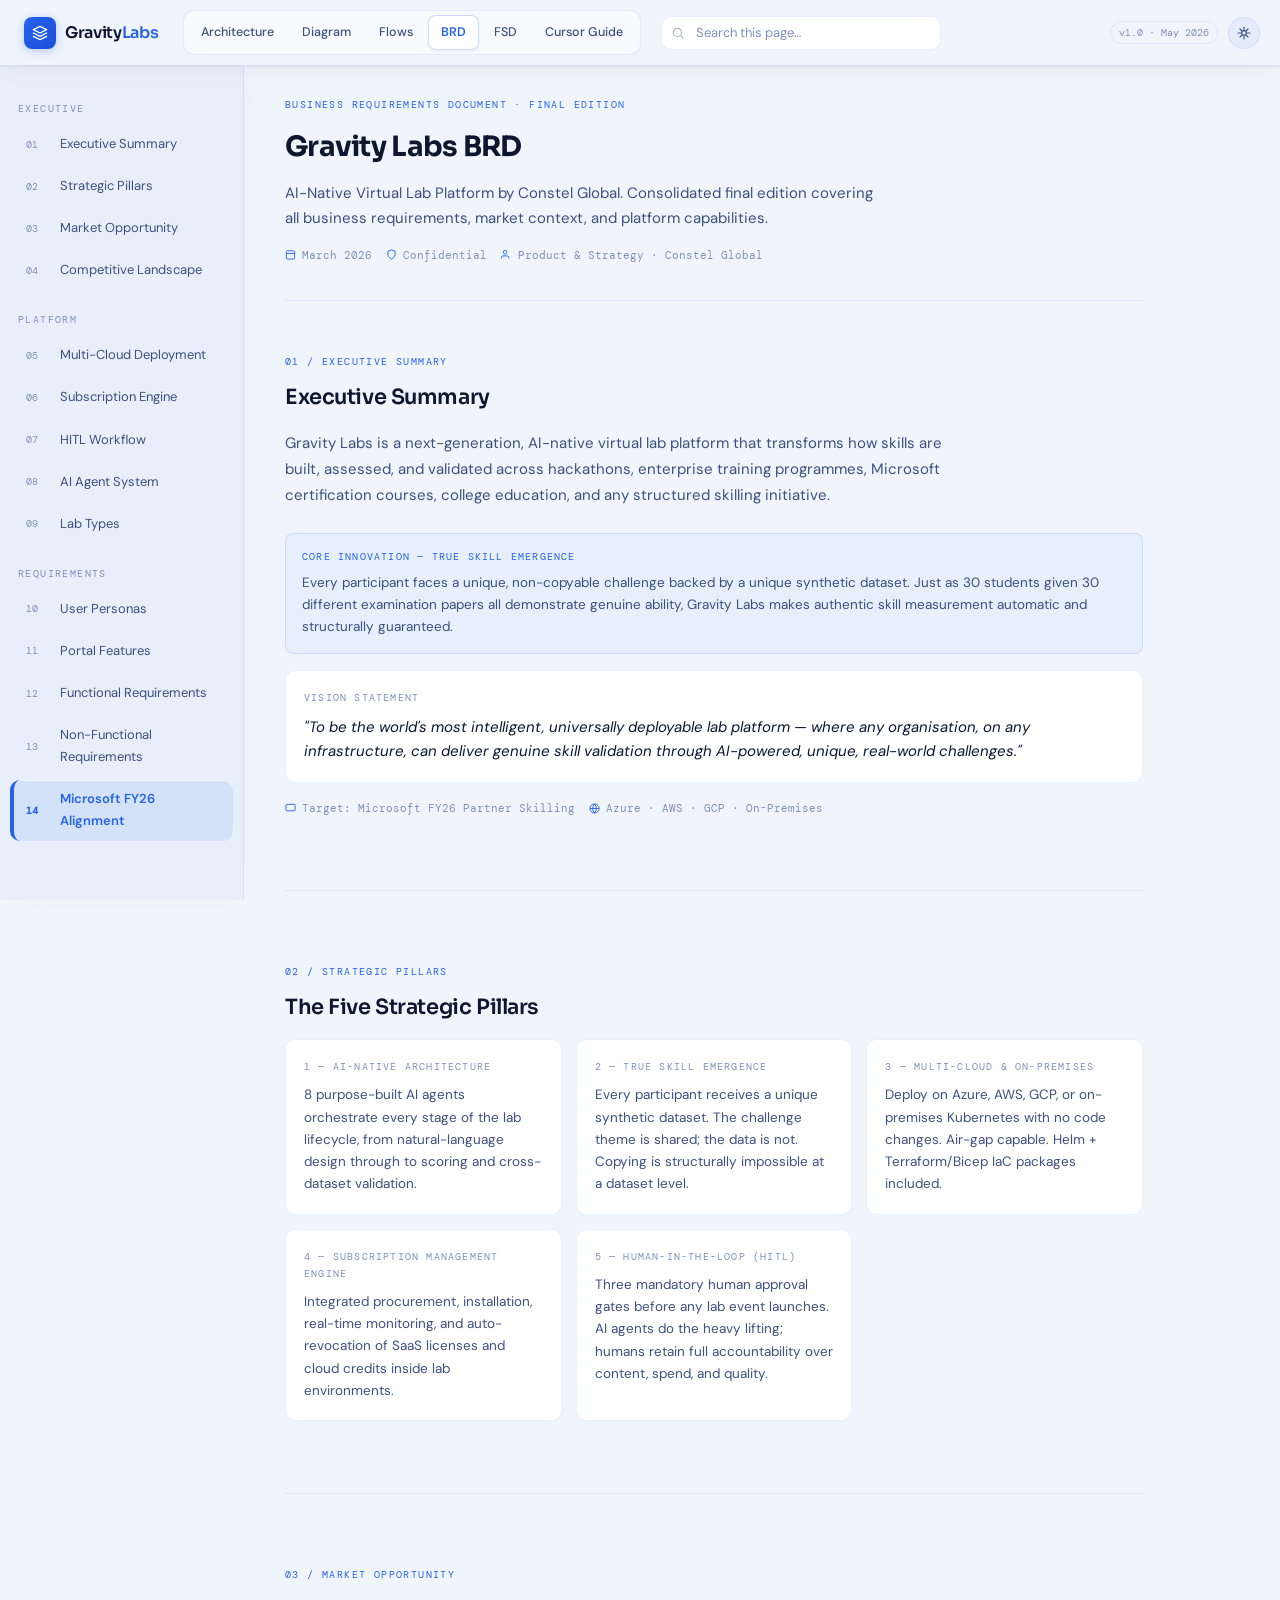
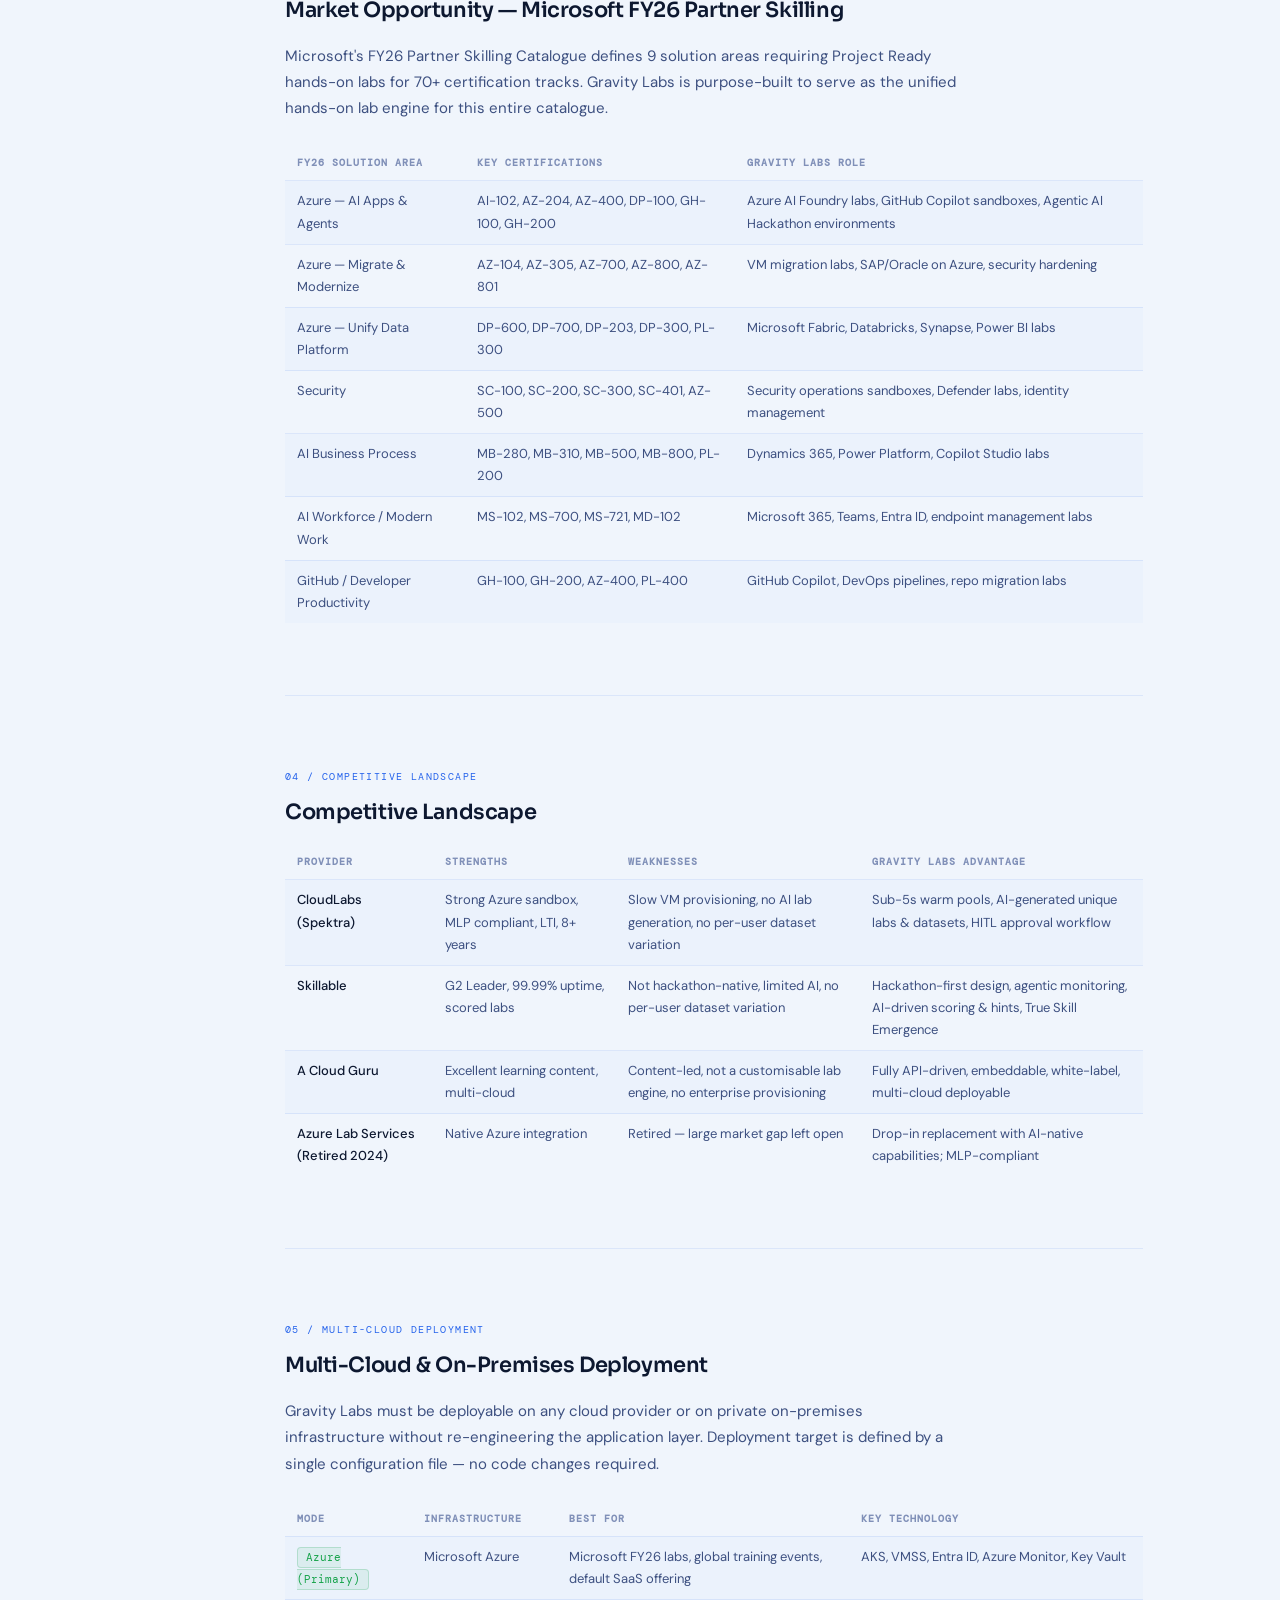
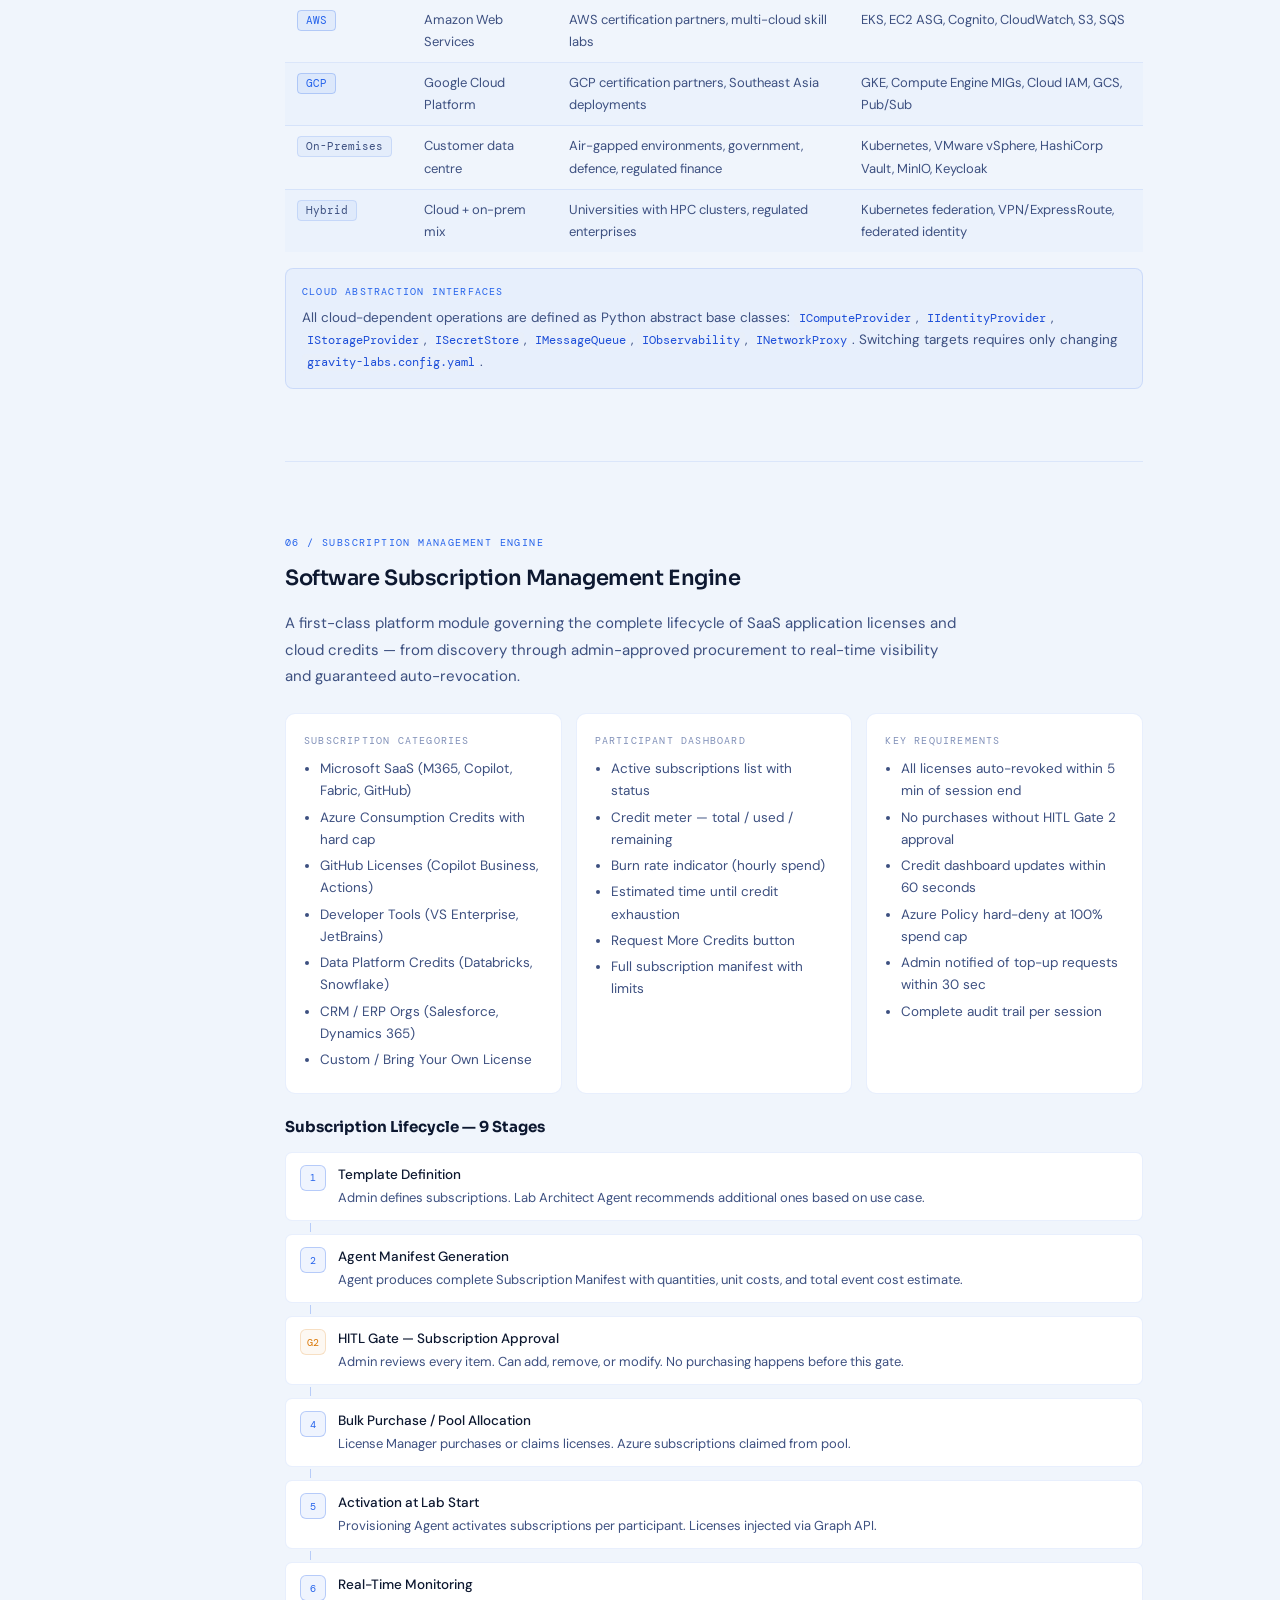
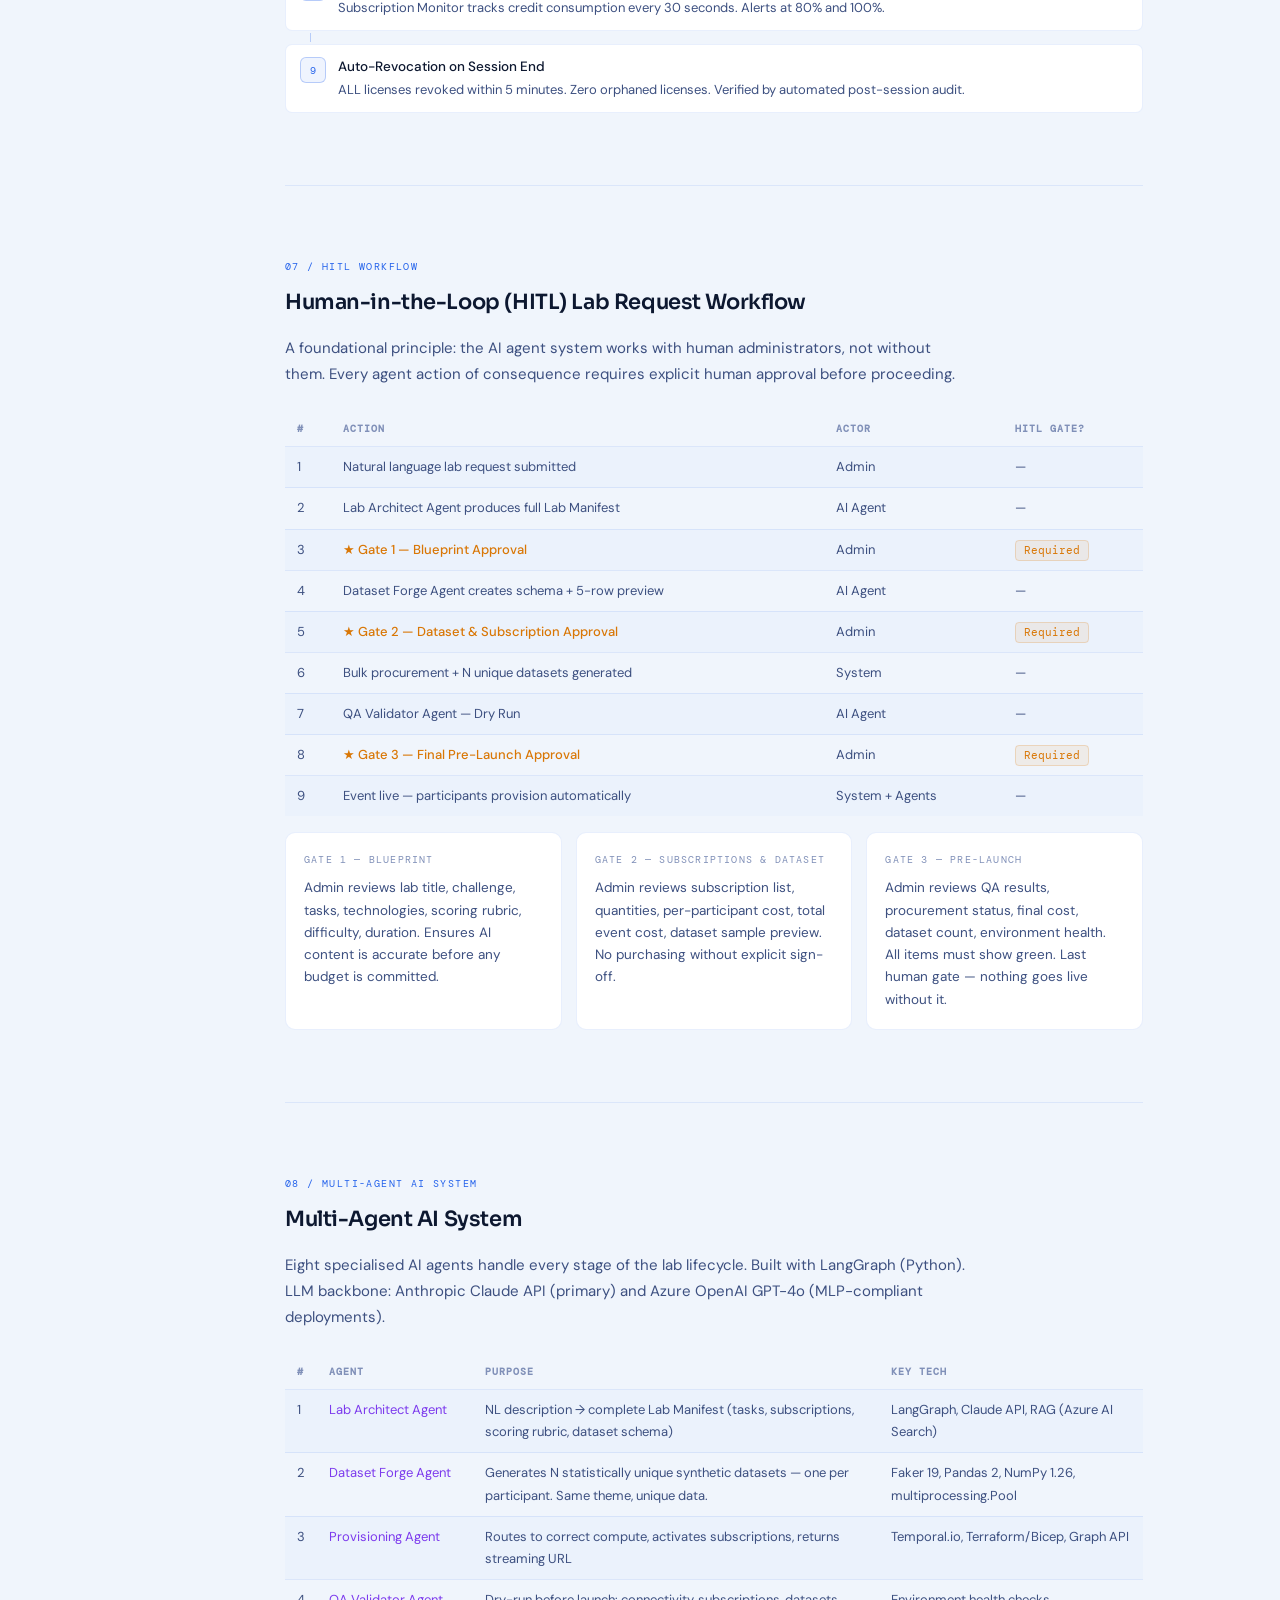
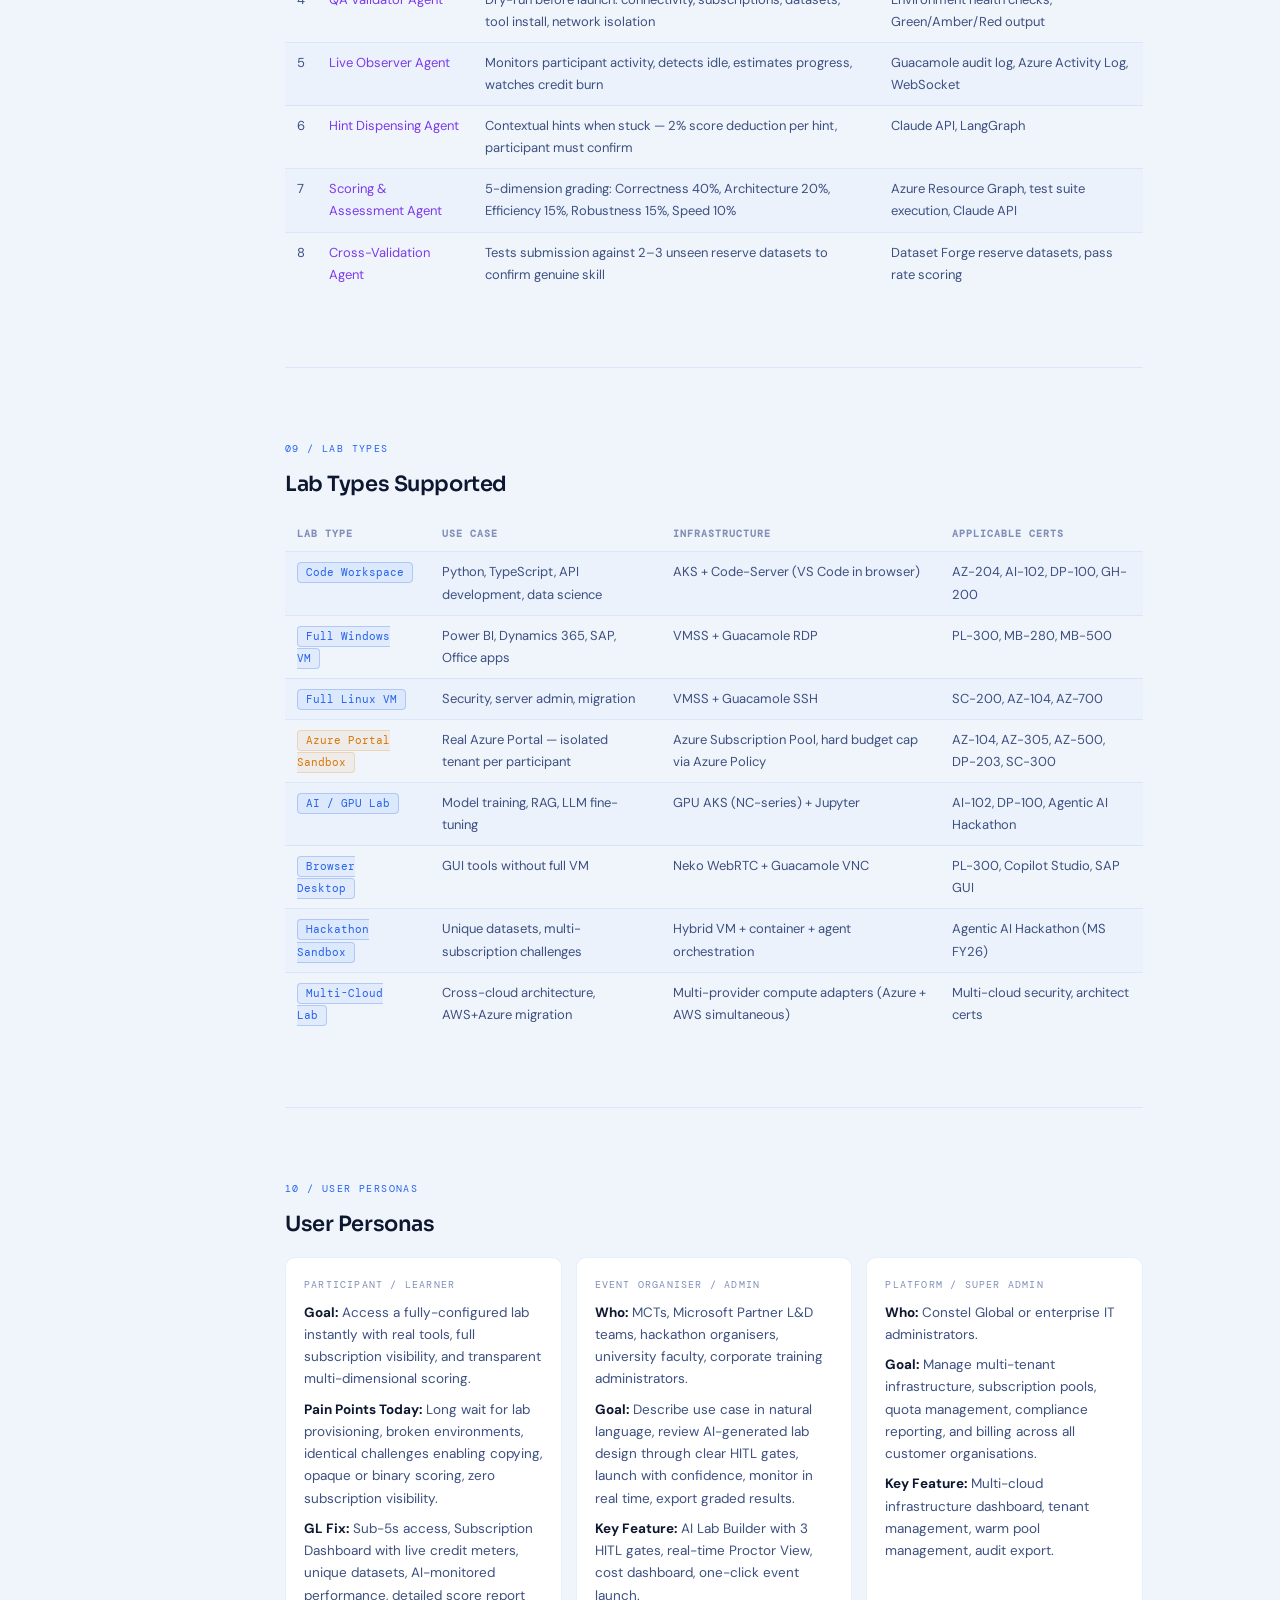
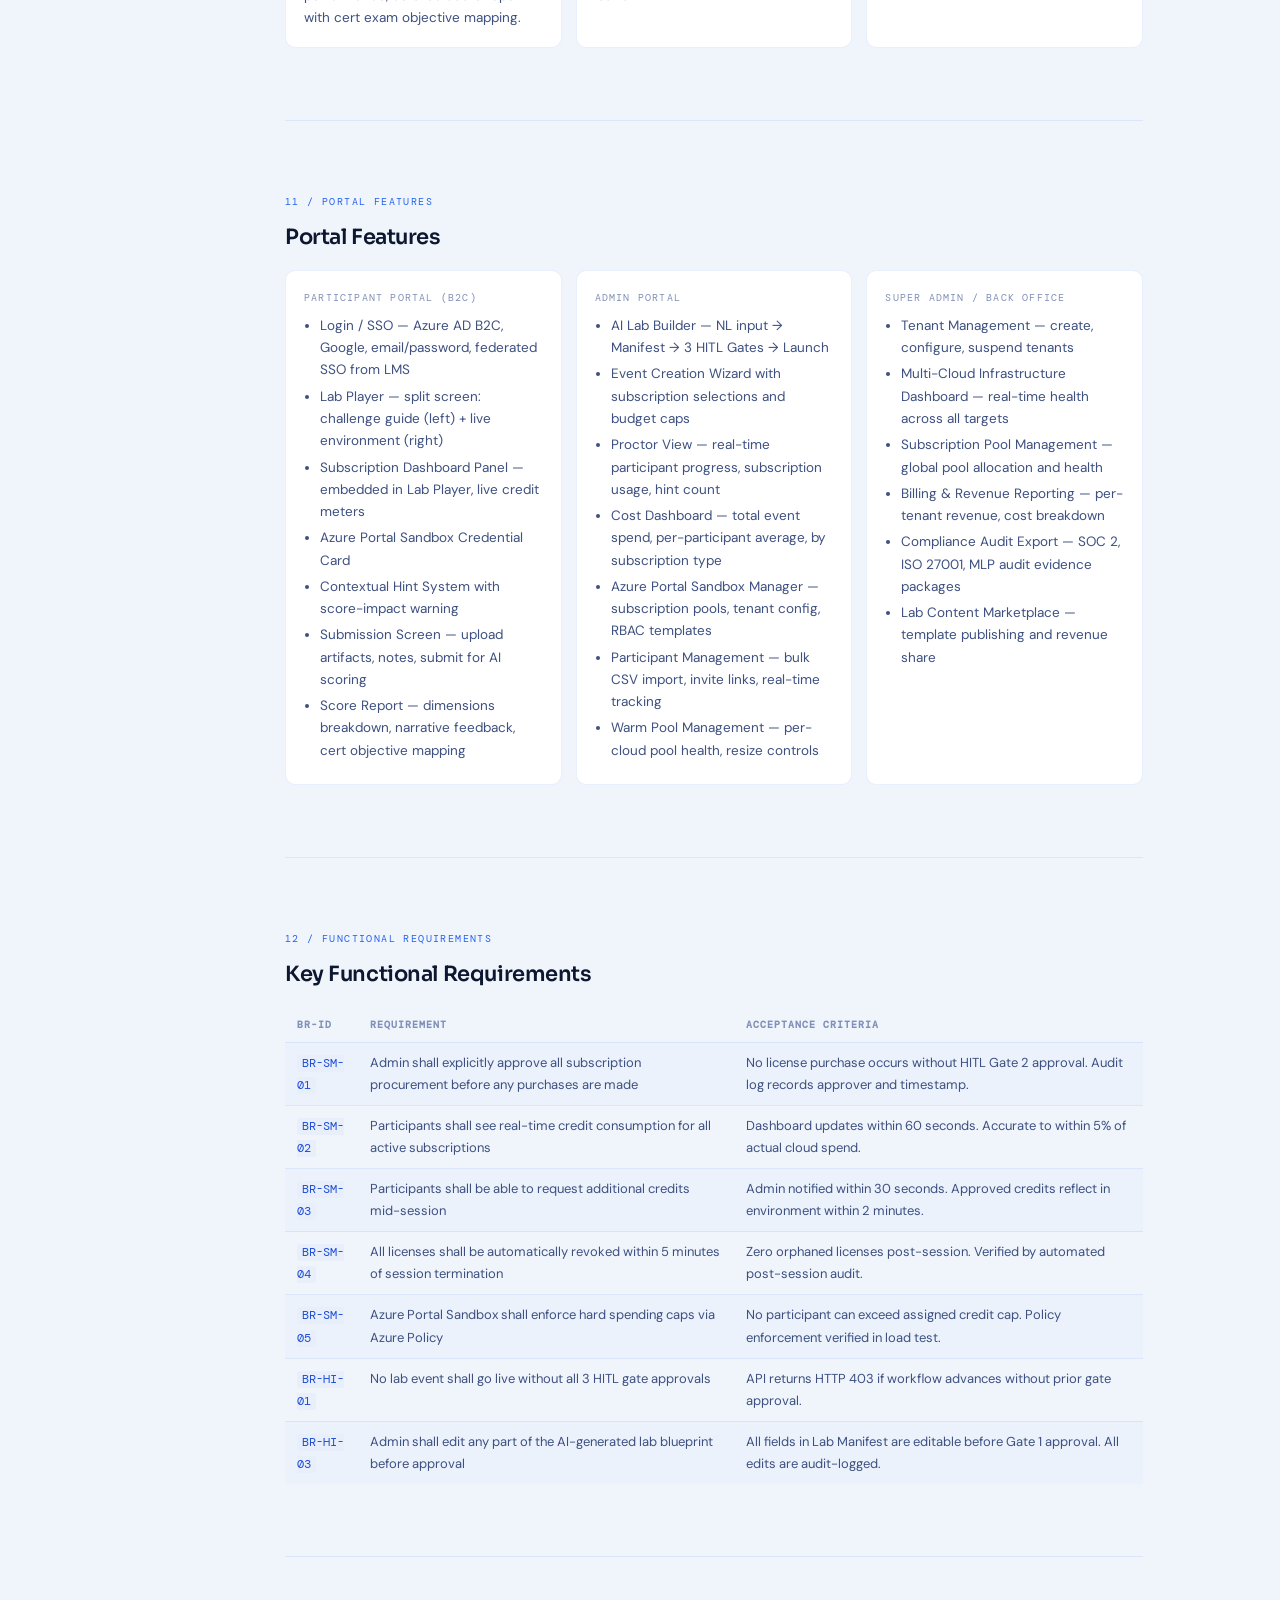
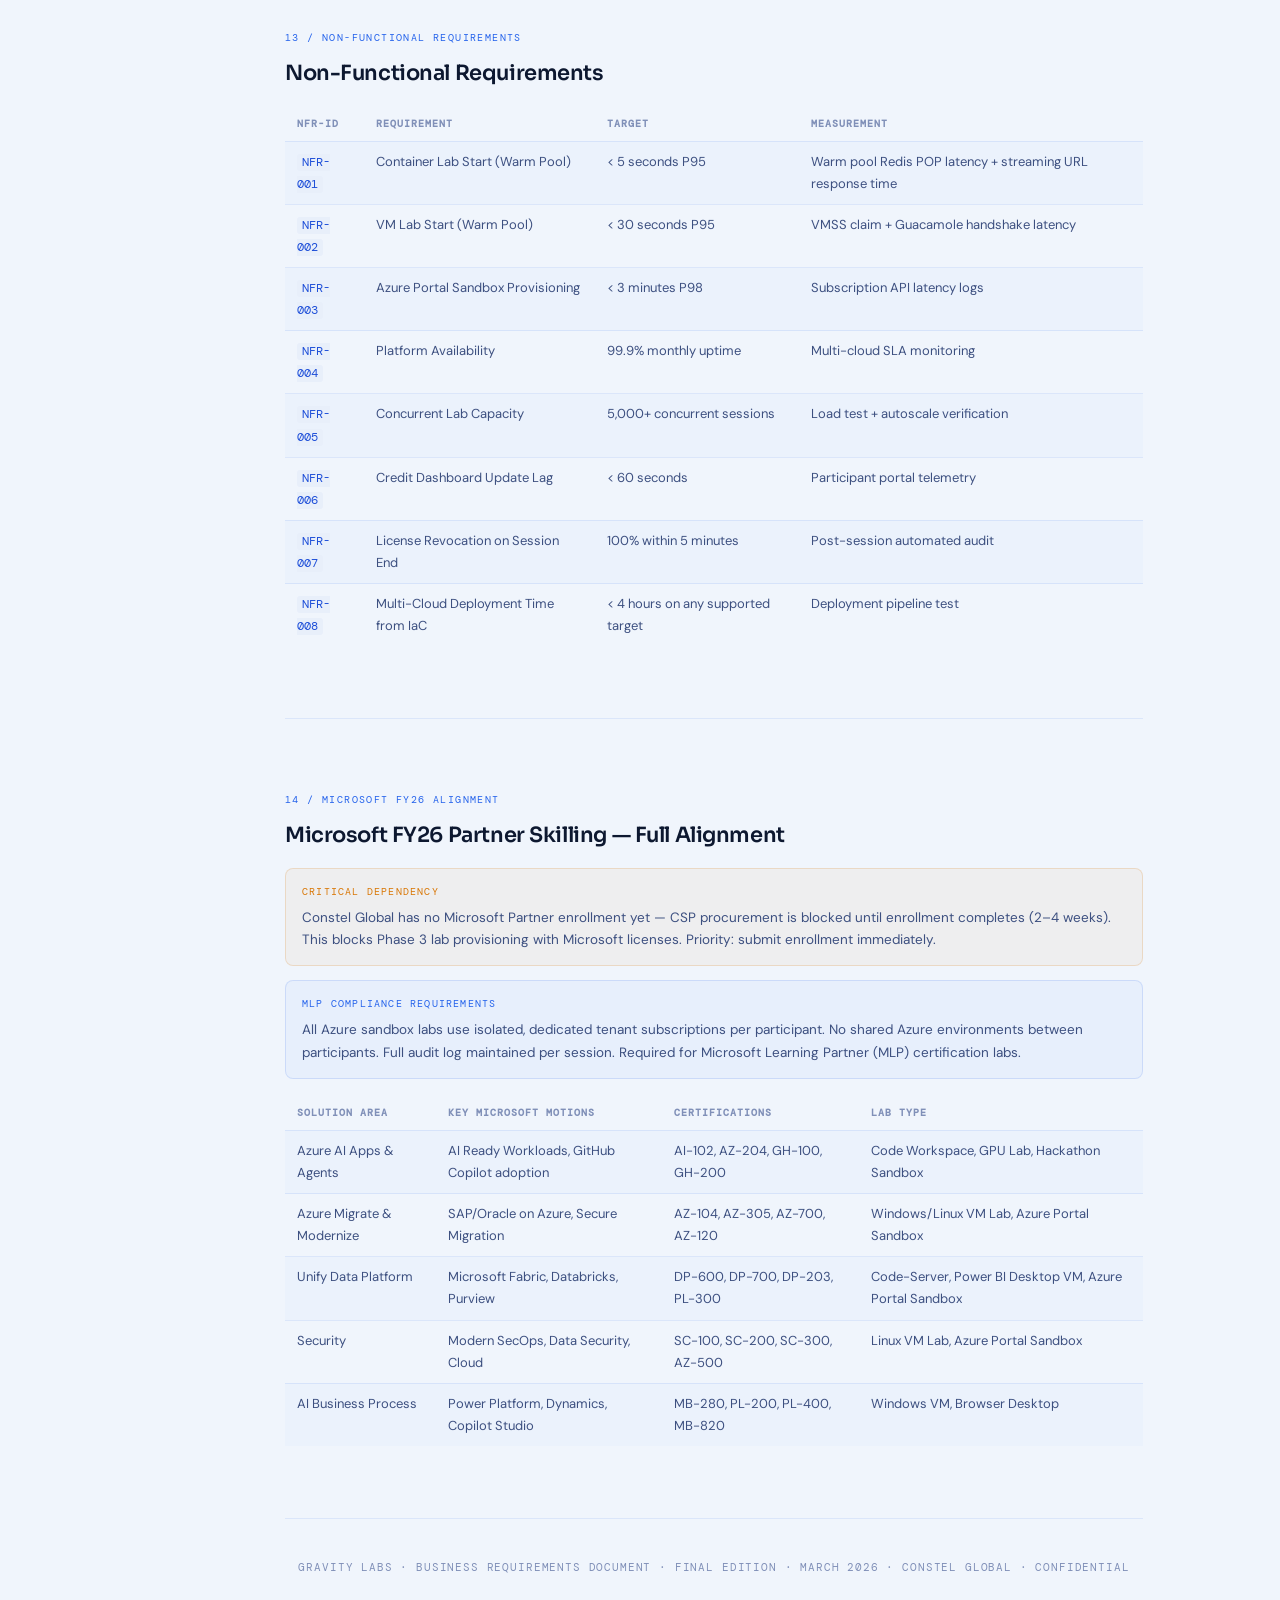
<file: brd.html>
<!DOCTYPE html>
<html lang="en" data-theme="dark">
<head>
<meta charset="UTF-8"><meta name="viewport" content="width=device-width, initial-scale=1.0">
<title>Gravity Labs — BRD</title>
<link rel="preconnect" href="https://fonts.googleapis.com">
<link href="https://fonts.googleapis.com/css2?family=Sora:wght@300;400;500;600;700&family=DM+Sans:wght@300;400;500&family=DM+Mono:wght@400;500&display=swap" rel="stylesheet">
<link rel="stylesheet" href="shared.css">
</head>
<body>
<nav class="topnav">
  <a class="logo" href="index.html"><div class="logo-icon"><svg viewBox="0 0 24 24" fill="none" stroke="#fff" stroke-width="2" stroke-linecap="round" stroke-linejoin="round"><path d="M12 2L2 7l10 5 10-5-10-5z"/><path d="M2 17l10 5 10-5"/><path d="M2 12l10 5 10-5"/></svg></div><span class="logo-wm">Gravity<span>Labs</span></span></a>
  <div class="nav-tabs">
    <a class="nav-tab" href="index.html">Architecture</a>
    <a class="nav-tab" href="diagram.html">Diagram</a>
    <a class="nav-tab" href="flows.html">Flows</a>
    <a class="nav-tab active" href="brd.html">BRD</a>
    <a class="nav-tab" href="fsd.html">FSD</a>
    <a class="nav-tab" href="cursor.html">Cursor Guide</a>
  </div>
  <div class="nav-search-wrap" role="search">
    <label class="sr-only" for="gl-doc-search">Search this page</label>
    <input type="search" id="gl-doc-search" class="nav-search-input" placeholder="Search this page…" autocomplete="off" />
    <div id="gl-doc-search-results" class="nav-search-results" hidden></div>
  </div>
  <button type="button" class="nav-mtoggle" onclick="glToggleNav()" aria-label="Open section menu" aria-expanded="false" aria-controls="sidebar"><span></span><span></span><span></span></button>
  <div class="nav-right">
    <span class="vbadge">v1.0 · May 2026</span>
    <button class="tbtn" onclick="toggleTheme()" aria-label="Toggle theme">
      <svg class="i-sun" viewBox="0 0 24 24" fill="none" stroke="currentColor" stroke-width="2" stroke-linecap="round" stroke-linejoin="round"><circle cx="12" cy="12" r="4"/><line x1="12" y1="2" x2="12" y2="6"/><line x1="12" y1="18" x2="12" y2="22"/><line x1="4.93" y1="4.93" x2="7.76" y2="7.76"/><line x1="16.24" y1="16.24" x2="19.07" y2="19.07"/><line x1="2" y1="12" x2="6" y2="12"/><line x1="18" y1="12" x2="22" y2="12"/><line x1="4.93" y1="19.07" x2="7.76" y2="16.24"/><line x1="16.24" y1="7.76" x2="19.07" y2="4.93"/></svg>
      <svg class="i-moon" viewBox="0 0 24 24" fill="none" stroke="currentColor" stroke-width="2" stroke-linecap="round" stroke-linejoin="round"><path d="M21 12.79A9 9 0 1 1 11.21 3 7 7 0 0 0 21 12.79z"/></svg>
    </button>
  </div>
</nav>
<div class="page-wrap">
<div class="sb-backdrop" id="sb-backdrop" onclick="glCloseNav()" aria-hidden="true"></div>
<aside class="sidebar" id="sidebar">
  <div class="sb-lbl">Executive</div>
  <a class="sb-a active" onclick="goTo('s1')"><span class="n">01</span>Executive Summary</a>
  <a class="sb-a" onclick="goTo('s2')"><span class="n">02</span>Strategic Pillars</a>
  <a class="sb-a" onclick="goTo('s3')"><span class="n">03</span>Market Opportunity</a>
  <a class="sb-a" onclick="goTo('s4')"><span class="n">04</span>Competitive Landscape</a>
  <div class="sb-lbl">Platform</div>
  <a class="sb-a" onclick="goTo('s5')"><span class="n">05</span>Multi-Cloud Deployment</a>
  <a class="sb-a" onclick="goTo('s6')"><span class="n">06</span>Subscription Engine</a>
  <a class="sb-a" onclick="goTo('s7')"><span class="n">07</span>HITL Workflow</a>
  <a class="sb-a" onclick="goTo('s8')"><span class="n">08</span>AI Agent System</a>
  <a class="sb-a" onclick="goTo('s9')"><span class="n">09</span>Lab Types</a>
  <div class="sb-lbl">Requirements</div>
  <a class="sb-a" onclick="goTo('s10')"><span class="n">10</span>User Personas</a>
  <a class="sb-a" onclick="goTo('s11')"><span class="n">11</span>Portal Features</a>
  <a class="sb-a" onclick="goTo('s12')"><span class="n">12</span>Functional Requirements</a>
  <a class="sb-a" onclick="goTo('s13')"><span class="n">13</span>Non-Functional Requirements</a>
  <a class="sb-a" onclick="goTo('s14')"><span class="n">14</span>Microsoft FY26 Alignment</a>
</aside>
<div class="main" id="gl-search-scope">
  <div class="intro">
    <div class="eyebrow">Business Requirements Document · Final Edition</div>
    <h1>Gravity Labs BRD</h1>
    <p>AI-Native Virtual Lab Platform by Constel Global. Consolidated final edition covering all business requirements, market context, and platform capabilities.</p>
    <div class="intro-meta">
      <span class="im-item"><svg viewBox="0 0 24 24" fill="none" stroke="currentColor" stroke-width="2"><rect x="3" y="4" width="18" height="18" rx="2"/><line x1="3" y1="10" x2="21" y2="10"/></svg>March 2026</span>
      <span class="im-item"><svg viewBox="0 0 24 24" fill="none" stroke="currentColor" stroke-width="2"><path d="M12 22s8-4 8-10V5l-8-3-8 3v7c0 6 8 10 8 10z"/></svg>Confidential</span>
      <span class="im-item"><svg viewBox="0 0 24 24" fill="none" stroke="currentColor" stroke-width="2"><path d="M17 21v-2a4 4 0 0 0-4-4H5a4 4 0 0 0-4 4v2"/><circle cx="9" cy="7" r="4"/></svg>Product &amp; Strategy · Constel Global</span>
    </div>
  </div>

  <!-- S1: Executive Summary -->
  <div class="sec" id="s1">
    <div class="eyebrow">01 / Executive Summary</div>
    <h2 class="sec-title">Executive Summary</h2>
    <p class="sec-lead">Gravity Labs is a next-generation, AI-native virtual lab platform that transforms how skills are built, assessed, and validated across hackathons, enterprise training programmes, Microsoft certification courses, college education, and any structured skilling initiative.</p>
    <div class="callout ex"><div class="cl">Core Innovation — True Skill Emergence</div><p>Every participant faces a unique, non-copyable challenge backed by a unique synthetic dataset. Just as 30 students given 30 different examination papers all demonstrate genuine ability, Gravity Labs makes authentic skill measurement automatic and structurally guaranteed.</p></div>
    <div class="card" style="margin-top:16px"><div class="card-lbl">Vision Statement</div><p style="color:var(--text);font-style:italic;font-size:15px">"To be the world's most intelligent, universally deployable lab platform — where any organisation, on any infrastructure, can deliver genuine skill validation through AI-powered, unique, real-world challenges."</p></div>
    <div class="intro-meta" style="margin-top:16px">
      <span class="im-item"><svg viewBox="0 0 24 24" fill="none" stroke="currentColor" stroke-width="2"><rect x="2" y="3" width="20" height="14" rx="2"/></svg>Target: Microsoft FY26 Partner Skilling</span>
      <span class="im-item"><svg viewBox="0 0 24 24" fill="none" stroke="currentColor" stroke-width="2"><circle cx="12" cy="12" r="10"/><line x1="2" y1="12" x2="22" y2="12"/><path d="M12 2a15.3 15.3 0 0 1 4 10 15.3 15.3 0 0 1-4 10 15.3 15.3 0 0 1-4-10 15.3 15.3 0 0 1 4-10z"/></svg>Azure · AWS · GCP · On-Premises</span>
    </div>
  </div>
  <hr class="divider">

  <!-- S2: Strategic Pillars -->
  <div class="sec" id="s2">
    <div class="eyebrow">02 / Strategic Pillars</div>
    <h2 class="sec-title">The Five Strategic Pillars</h2>
    <div class="cards">
      <div class="card"><div class="card-lbl">1 — AI-Native Architecture</div><p>8 purpose-built AI agents orchestrate every stage of the lab lifecycle, from natural-language design through to scoring and cross-dataset validation.</p></div>
      <div class="card"><div class="card-lbl">2 — True Skill Emergence</div><p>Every participant receives a unique synthetic dataset. The challenge theme is shared; the data is not. Copying is structurally impossible at a dataset level.</p></div>
      <div class="card"><div class="card-lbl">3 — Multi-Cloud &amp; On-Premises</div><p>Deploy on Azure, AWS, GCP, or on-premises Kubernetes with no code changes. Air-gap capable. Helm + Terraform/Bicep IaC packages included.</p></div>
      <div class="card"><div class="card-lbl">4 — Subscription Management Engine</div><p>Integrated procurement, installation, real-time monitoring, and auto-revocation of SaaS licenses and cloud credits inside lab environments.</p></div>
      <div class="card"><div class="card-lbl">5 — Human-in-the-Loop (HITL)</div><p>Three mandatory human approval gates before any lab event launches. AI agents do the heavy lifting; humans retain full accountability over content, spend, and quality.</p></div>
    </div>
  </div>
  <hr class="divider">

  <!-- S3: Market -->
  <div class="sec" id="s3">
    <div class="eyebrow">03 / Market Opportunity</div>
    <h2 class="sec-title">Market Opportunity — Microsoft FY26 Partner Skilling</h2>
    <p class="sec-lead">Microsoft's FY26 Partner Skilling Catalogue defines 9 solution areas requiring Project Ready hands-on labs for 70+ certification tracks. Gravity Labs is purpose-built to serve as the unified hands-on lab engine for this entire catalogue.</p>
    <table class="tbl">
      <tr><th>FY26 Solution Area</th><th>Key Certifications</th><th>Gravity Labs Role</th></tr>
      <tr><td>Azure — AI Apps &amp; Agents</td><td>AI-102, AZ-204, AZ-400, DP-100, GH-100, GH-200</td><td>Azure AI Foundry labs, GitHub Copilot sandboxes, Agentic AI Hackathon environments</td></tr>
      <tr><td>Azure — Migrate &amp; Modernize</td><td>AZ-104, AZ-305, AZ-700, AZ-800, AZ-801</td><td>VM migration labs, SAP/Oracle on Azure, security hardening</td></tr>
      <tr><td>Azure — Unify Data Platform</td><td>DP-600, DP-700, DP-203, DP-300, PL-300</td><td>Microsoft Fabric, Databricks, Synapse, Power BI labs</td></tr>
      <tr><td>Security</td><td>SC-100, SC-200, SC-300, SC-401, AZ-500</td><td>Security operations sandboxes, Defender labs, identity management</td></tr>
      <tr><td>AI Business Process</td><td>MB-280, MB-310, MB-500, MB-800, PL-200</td><td>Dynamics 365, Power Platform, Copilot Studio labs</td></tr>
      <tr><td>AI Workforce / Modern Work</td><td>MS-102, MS-700, MS-721, MD-102</td><td>Microsoft 365, Teams, Entra ID, endpoint management labs</td></tr>
      <tr><td>GitHub / Developer Productivity</td><td>GH-100, GH-200, AZ-400, PL-400</td><td>GitHub Copilot, DevOps pipelines, repo migration labs</td></tr>
    </table>
  </div>
  <hr class="divider">

  <!-- S4: Competitive -->
  <div class="sec" id="s4">
    <div class="eyebrow">04 / Competitive Landscape</div>
    <h2 class="sec-title">Competitive Landscape</h2>
    <table class="tbl">
      <tr><th>Provider</th><th>Strengths</th><th>Weaknesses</th><th>Gravity Labs Advantage</th></tr>
      <tr><td><span class="hl">CloudLabs (Spektra)</span></td><td>Strong Azure sandbox, MLP compliant, LTI, 8+ years</td><td>Slow VM provisioning, no AI lab generation, no per-user dataset variation</td><td>Sub-5s warm pools, AI-generated unique labs &amp; datasets, HITL approval workflow</td></tr>
      <tr><td><span class="hl">Skillable</span></td><td>G2 Leader, 99.99% uptime, scored labs</td><td>Not hackathon-native, limited AI, no per-user dataset variation</td><td>Hackathon-first design, agentic monitoring, AI-driven scoring &amp; hints, True Skill Emergence</td></tr>
      <tr><td><span class="hl">A Cloud Guru</span></td><td>Excellent learning content, multi-cloud</td><td>Content-led, not a customisable lab engine, no enterprise provisioning</td><td>Fully API-driven, embeddable, white-label, multi-cloud deployable</td></tr>
      <tr><td><span class="hl">Azure Lab Services (Retired 2024)</span></td><td>Native Azure integration</td><td>Retired — large market gap left open</td><td>Drop-in replacement with AI-native capabilities; MLP-compliant</td></tr>
    </table>
  </div>
  <hr class="divider">

  <!-- S5: Multi-Cloud -->
  <div class="sec" id="s5">
    <div class="eyebrow">05 / Multi-Cloud Deployment</div>
    <h2 class="sec-title">Multi-Cloud &amp; On-Premises Deployment</h2>
    <p class="sec-lead">Gravity Labs must be deployable on any cloud provider or on private on-premises infrastructure without re-engineering the application layer. Deployment target is defined by a single configuration file — no code changes required.</p>
    <table class="tbl">
      <tr><th>Mode</th><th>Infrastructure</th><th>Best For</th><th>Key Technology</th></tr>
      <tr><td><span class="tag green">Azure (Primary)</span></td><td>Microsoft Azure</td><td>Microsoft FY26 labs, global training events, default SaaS offering</td><td>AKS, VMSS, Entra ID, Azure Monitor, Key Vault</td></tr>
      <tr><td><span class="tag blue">AWS</span></td><td>Amazon Web Services</td><td>AWS certification partners, multi-cloud skill labs</td><td>EKS, EC2 ASG, Cognito, CloudWatch, S3, SQS</td></tr>
      <tr><td><span class="tag blue">GCP</span></td><td>Google Cloud Platform</td><td>GCP certification partners, Southeast Asia deployments</td><td>GKE, Compute Engine MIGs, Cloud IAM, GCS, Pub/Sub</td></tr>
      <tr><td><span class="tag">On-Premises</span></td><td>Customer data centre</td><td>Air-gapped environments, government, defence, regulated finance</td><td>Kubernetes, VMware vSphere, HashiCorp Vault, MinIO, Keycloak</td></tr>
      <tr><td><span class="tag">Hybrid</span></td><td>Cloud + on-prem mix</td><td>Universities with HPC clusters, regulated enterprises</td><td>Kubernetes federation, VPN/ExpressRoute, federated identity</td></tr>
    </table>
    <div class="callout ex" style="margin-top:16px"><div class="cl">Cloud Abstraction Interfaces</div><p>All cloud-dependent operations are defined as Python abstract base classes: <code>IComputeProvider</code>, <code>IIdentityProvider</code>, <code>IStorageProvider</code>, <code>ISecretStore</code>, <code>IMessageQueue</code>, <code>IObservability</code>, <code>INetworkProxy</code>. Switching targets requires only changing <code>gravity-labs.config.yaml</code>.</p></div>
  </div>
  <hr class="divider">

  <!-- S6: Subscription Engine -->
  <div class="sec" id="s6">
    <div class="eyebrow">06 / Subscription Management Engine</div>
    <h2 class="sec-title">Software Subscription Management Engine</h2>
    <p class="sec-lead">A first-class platform module governing the complete lifecycle of SaaS application licenses and cloud credits — from discovery through admin-approved procurement to real-time visibility and guaranteed auto-revocation.</p>
    <div class="cards">
      <div class="card"><div class="card-lbl">Subscription Categories</div><ul><li>Microsoft SaaS (M365, Copilot, Fabric, GitHub)</li><li>Azure Consumption Credits with hard cap</li><li>GitHub Licenses (Copilot Business, Actions)</li><li>Developer Tools (VS Enterprise, JetBrains)</li><li>Data Platform Credits (Databricks, Snowflake)</li><li>CRM / ERP Orgs (Salesforce, Dynamics 365)</li><li>Custom / Bring Your Own License</li></ul></div>
      <div class="card"><div class="card-lbl">Participant Dashboard</div><ul><li>Active subscriptions list with status</li><li>Credit meter — total / used / remaining</li><li>Burn rate indicator (hourly spend)</li><li>Estimated time until credit exhaustion</li><li>Request More Credits button</li><li>Full subscription manifest with limits</li></ul></div>
      <div class="card"><div class="card-lbl">Key Requirements</div><ul><li>All licenses auto-revoked within 5 min of session end</li><li>No purchases without HITL Gate 2 approval</li><li>Credit dashboard updates within 60 seconds</li><li>Azure Policy hard-deny at 100% spend cap</li><li>Admin notified of top-up requests within 30 sec</li><li>Complete audit trail per session</li></ul></div>
    </div>
    <h3 style="font-family:'Sora',sans-serif;font-size:15px;color:var(--text);margin:20px 0 10px">Subscription Lifecycle — 9 Stages</h3>
    <div class="pipeline">
      <div class="ps"><div class="pn">1</div><div><div class="pm">Template Definition</div><div class="pd">Admin defines subscriptions. Lab Architect Agent recommends additional ones based on use case.</div></div></div>
      <div class="pc"></div>
      <div class="ps"><div class="pn">2</div><div><div class="pm">Agent Manifest Generation</div><div class="pd">Agent produces complete Subscription Manifest with quantities, unit costs, and total event cost estimate.</div></div></div>
      <div class="pc"></div>
      <div class="ps"><div class="pn" style="background:var(--warn-bg);border-color:var(--amber-b);color:var(--amber-t)">G2</div><div><div class="pm">HITL Gate — Subscription Approval</div><div class="pd">Admin reviews every item. Can add, remove, or modify. No purchasing happens before this gate.</div></div></div>
      <div class="pc"></div>
      <div class="ps"><div class="pn">4</div><div><div class="pm">Bulk Purchase / Pool Allocation</div><div class="pd">License Manager purchases or claims licenses. Azure subscriptions claimed from pool.</div></div></div>
      <div class="pc"></div>
      <div class="ps"><div class="pn">5</div><div><div class="pm">Activation at Lab Start</div><div class="pd">Provisioning Agent activates subscriptions per participant. Licenses injected via Graph API.</div></div></div>
      <div class="pc"></div>
      <div class="ps"><div class="pn">6</div><div><div class="pm">Real-Time Monitoring</div><div class="pd">Subscription Monitor tracks credit consumption every 30 seconds. Alerts at 80% and 100%.</div></div></div>
      <div class="pc"></div>
      <div class="ps"><div class="pn">9</div><div><div class="pm">Auto-Revocation on Session End</div><div class="pd">ALL licenses revoked within 5 minutes. Zero orphaned licenses. Verified by automated post-session audit.</div></div></div>
    </div>
  </div>
  <hr class="divider">

  <!-- S7: HITL -->
  <div class="sec" id="s7">
    <div class="eyebrow">07 / HITL Workflow</div>
    <h2 class="sec-title">Human-in-the-Loop (HITL) Lab Request Workflow</h2>
    <p class="sec-lead">A foundational principle: the AI agent system works with human administrators, not without them. Every agent action of consequence requires explicit human approval before proceeding.</p>
    <table class="tbl">
      <tr><th>#</th><th>Action</th><th>Actor</th><th>HITL Gate?</th></tr>
      <tr><td>1</td><td>Natural language lab request submitted</td><td>Admin</td><td>—</td></tr>
      <tr><td>2</td><td>Lab Architect Agent produces full Lab Manifest</td><td>AI Agent</td><td>—</td></tr>
      <tr><td>3</td><td style="color:var(--amber-t);font-weight:500">★ Gate 1 — Blueprint Approval</td><td>Admin</td><td><span class="tag amber">Required</span></td></tr>
      <tr><td>4</td><td>Dataset Forge Agent creates schema + 5-row preview</td><td>AI Agent</td><td>—</td></tr>
      <tr><td>5</td><td style="color:var(--amber-t);font-weight:500">★ Gate 2 — Dataset &amp; Subscription Approval</td><td>Admin</td><td><span class="tag amber">Required</span></td></tr>
      <tr><td>6</td><td>Bulk procurement + N unique datasets generated</td><td>System</td><td>—</td></tr>
      <tr><td>7</td><td>QA Validator Agent — Dry Run</td><td>AI Agent</td><td>—</td></tr>
      <tr><td>8</td><td style="color:var(--amber-t);font-weight:500">★ Gate 3 — Final Pre-Launch Approval</td><td>Admin</td><td><span class="tag amber">Required</span></td></tr>
      <tr><td>9</td><td>Event live — participants provision automatically</td><td>System + Agents</td><td>—</td></tr>
    </table>
    <div class="cards" style="margin-top:16px">
      <div class="card"><div class="card-lbl">Gate 1 — Blueprint</div><p>Admin reviews lab title, challenge, tasks, technologies, scoring rubric, difficulty, duration. Ensures AI content is accurate before any budget is committed.</p></div>
      <div class="card"><div class="card-lbl">Gate 2 — Subscriptions &amp; Dataset</div><p>Admin reviews subscription list, quantities, per-participant cost, total event cost, dataset sample preview. No purchasing without explicit sign-off.</p></div>
      <div class="card"><div class="card-lbl">Gate 3 — Pre-Launch</div><p>Admin reviews QA results, procurement status, final cost, dataset count, environment health. All items must show green. Last human gate — nothing goes live without it.</p></div>
    </div>
  </div>
  <hr class="divider">

  <!-- S8: AI Agents -->
  <div class="sec" id="s8">
    <div class="eyebrow">08 / Multi-Agent AI System</div>
    <h2 class="sec-title">Multi-Agent AI System</h2>
    <p class="sec-lead">Eight specialised AI agents handle every stage of the lab lifecycle. Built with LangGraph (Python). LLM backbone: Anthropic Claude API (primary) and Azure OpenAI GPT-4o (MLP-compliant deployments).</p>
    <table class="tbl">
      <tr><th>#</th><th>Agent</th><th>Purpose</th><th>Key Tech</th></tr>
      <tr><td>1</td><td><span class="hl-p">Lab Architect Agent</span></td><td>NL description → complete Lab Manifest (tasks, subscriptions, scoring rubric, dataset schema)</td><td>LangGraph, Claude API, RAG (Azure AI Search)</td></tr>
      <tr><td>2</td><td><span class="hl-p">Dataset Forge Agent</span></td><td>Generates N statistically unique synthetic datasets — one per participant. Same theme, unique data.</td><td>Faker 19, Pandas 2, NumPy 1.26, multiprocessing.Pool</td></tr>
      <tr><td>3</td><td><span class="hl-p">Provisioning Agent</span></td><td>Routes to correct compute, activates subscriptions, returns streaming URL</td><td>Temporal.io, Terraform/Bicep, Graph API</td></tr>
      <tr><td>4</td><td><span class="hl-p">QA Validator Agent</span></td><td>Dry-run before launch: connectivity, subscriptions, datasets, tool install, network isolation</td><td>Environment health checks, Green/Amber/Red output</td></tr>
      <tr><td>5</td><td><span class="hl-p">Live Observer Agent</span></td><td>Monitors participant activity, detects idle, estimates progress, watches credit burn</td><td>Guacamole audit log, Azure Activity Log, WebSocket</td></tr>
      <tr><td>6</td><td><span class="hl-p">Hint Dispensing Agent</span></td><td>Contextual hints when stuck — 2% score deduction per hint, participant must confirm</td><td>Claude API, LangGraph</td></tr>
      <tr><td>7</td><td><span class="hl-p">Scoring &amp; Assessment Agent</span></td><td>5-dimension grading: Correctness 40%, Architecture 20%, Efficiency 15%, Robustness 15%, Speed 10%</td><td>Azure Resource Graph, test suite execution, Claude API</td></tr>
      <tr><td>8</td><td><span class="hl-p">Cross-Validation Agent</span></td><td>Tests submission against 2–3 unseen reserve datasets to confirm genuine skill</td><td>Dataset Forge reserve datasets, pass rate scoring</td></tr>
    </table>
  </div>
  <hr class="divider">

  <!-- S9: Lab Types -->
  <div class="sec" id="s9">
    <div class="eyebrow">09 / Lab Types</div>
    <h2 class="sec-title">Lab Types Supported</h2>
    <table class="tbl">
      <tr><th>Lab Type</th><th>Use Case</th><th>Infrastructure</th><th>Applicable Certs</th></tr>
      <tr><td><span class="tag blue">Code Workspace</span></td><td>Python, TypeScript, API development, data science</td><td>AKS + Code-Server (VS Code in browser)</td><td>AZ-204, AI-102, DP-100, GH-200</td></tr>
      <tr><td><span class="tag blue">Full Windows VM</span></td><td>Power BI, Dynamics 365, SAP, Office apps</td><td>VMSS + Guacamole RDP</td><td>PL-300, MB-280, MB-500</td></tr>
      <tr><td><span class="tag blue">Full Linux VM</span></td><td>Security, server admin, migration</td><td>VMSS + Guacamole SSH</td><td>SC-200, AZ-104, AZ-700</td></tr>
      <tr><td><span class="tag amber">Azure Portal Sandbox</span></td><td>Real Azure Portal — isolated tenant per participant</td><td>Azure Subscription Pool, hard budget cap via Azure Policy</td><td>AZ-104, AZ-305, AZ-500, DP-203, SC-300</td></tr>
      <tr><td><span class="tag blue">AI / GPU Lab</span></td><td>Model training, RAG, LLM fine-tuning</td><td>GPU AKS (NC-series) + Jupyter</td><td>AI-102, DP-100, Agentic AI Hackathon</td></tr>
      <tr><td><span class="tag blue">Browser Desktop</span></td><td>GUI tools without full VM</td><td>Neko WebRTC + Guacamole VNC</td><td>PL-300, Copilot Studio, SAP GUI</td></tr>
      <tr><td><span class="tag blue">Hackathon Sandbox</span></td><td>Unique datasets, multi-subscription challenges</td><td>Hybrid VM + container + agent orchestration</td><td>Agentic AI Hackathon (MS FY26)</td></tr>
      <tr><td><span class="tag blue">Multi-Cloud Lab</span></td><td>Cross-cloud architecture, AWS+Azure migration</td><td>Multi-provider compute adapters (Azure + AWS simultaneous)</td><td>Multi-cloud security, architect certs</td></tr>
    </table>
  </div>
  <hr class="divider">

  <!-- S10: Personas -->
  <div class="sec" id="s10">
    <div class="eyebrow">10 / User Personas</div>
    <h2 class="sec-title">User Personas</h2>
    <div class="cards">
      <div class="card"><div class="card-lbl">Participant / Learner</div><p><strong style="color:var(--text)">Goal:</strong> Access a fully-configured lab instantly with real tools, full subscription visibility, and transparent multi-dimensional scoring.</p><p style="margin-top:8px"><strong style="color:var(--text)">Pain Points Today:</strong> Long wait for lab provisioning, broken environments, identical challenges enabling copying, opaque or binary scoring, zero subscription visibility.</p><p style="margin-top:8px"><strong style="color:var(--text)">GL Fix:</strong> Sub-5s access, Subscription Dashboard with live credit meters, unique datasets, AI-monitored performance, detailed score report with cert exam objective mapping.</p></div>
      <div class="card"><div class="card-lbl">Event Organiser / Admin</div><p><strong style="color:var(--text)">Who:</strong> MCTs, Microsoft Partner L&amp;D teams, hackathon organisers, university faculty, corporate training administrators.</p><p style="margin-top:8px"><strong style="color:var(--text)">Goal:</strong> Describe use case in natural language, review AI-generated lab design through clear HITL gates, launch with confidence, monitor in real time, export graded results.</p><p style="margin-top:8px"><strong style="color:var(--text)">Key Feature:</strong> AI Lab Builder with 3 HITL gates, real-time Proctor View, cost dashboard, one-click event launch.</p></div>
      <div class="card"><div class="card-lbl">Platform / Super Admin</div><p><strong style="color:var(--text)">Who:</strong> Constel Global or enterprise IT administrators.</p><p style="margin-top:8px"><strong style="color:var(--text)">Goal:</strong> Manage multi-tenant infrastructure, subscription pools, quota management, compliance reporting, and billing across all customer organisations.</p><p style="margin-top:8px"><strong style="color:var(--text)">Key Feature:</strong> Multi-cloud infrastructure dashboard, tenant management, warm pool management, audit export.</p></div>
    </div>
  </div>
  <hr class="divider">

  <!-- S11: Portal Features -->
  <div class="sec" id="s11">
    <div class="eyebrow">11 / Portal Features</div>
    <h2 class="sec-title">Portal Features</h2>
    <div class="cards">
      <div class="card"><div class="card-lbl">Participant Portal (B2C)</div><ul><li>Login / SSO — Azure AD B2C, Google, email/password, federated SSO from LMS</li><li>Lab Player — split screen: challenge guide (left) + live environment (right)</li><li>Subscription Dashboard Panel — embedded in Lab Player, live credit meters</li><li>Azure Portal Sandbox Credential Card</li><li>Contextual Hint System with score-impact warning</li><li>Submission Screen — upload artifacts, notes, submit for AI scoring</li><li>Score Report — dimensions breakdown, narrative feedback, cert objective mapping</li></ul></div>
      <div class="card"><div class="card-lbl">Admin Portal</div><ul><li>AI Lab Builder — NL input → Manifest → 3 HITL Gates → Launch</li><li>Event Creation Wizard with subscription selections and budget caps</li><li>Proctor View — real-time participant progress, subscription usage, hint count</li><li>Cost Dashboard — total event spend, per-participant average, by subscription type</li><li>Azure Portal Sandbox Manager — subscription pools, tenant config, RBAC templates</li><li>Participant Management — bulk CSV import, invite links, real-time tracking</li><li>Warm Pool Management — per-cloud pool health, resize controls</li></ul></div>
      <div class="card"><div class="card-lbl">Super Admin / Back Office</div><ul><li>Tenant Management — create, configure, suspend tenants</li><li>Multi-Cloud Infrastructure Dashboard — real-time health across all targets</li><li>Subscription Pool Management — global pool allocation and health</li><li>Billing &amp; Revenue Reporting — per-tenant revenue, cost breakdown</li><li>Compliance Audit Export — SOC 2, ISO 27001, MLP audit evidence packages</li><li>Lab Content Marketplace — template publishing and revenue share</li></ul></div>
    </div>
  </div>
  <hr class="divider">

  <!-- S12: Functional Requirements -->
  <div class="sec" id="s12">
    <div class="eyebrow">12 / Functional Requirements</div>
    <h2 class="sec-title">Key Functional Requirements</h2>
    <table class="tbl">
      <tr><th>BR-ID</th><th>Requirement</th><th>Acceptance Criteria</th></tr>
      <tr><td><code>BR-SM-01</code></td><td>Admin shall explicitly approve all subscription procurement before any purchases are made</td><td>No license purchase occurs without HITL Gate 2 approval. Audit log records approver and timestamp.</td></tr>
      <tr><td><code>BR-SM-02</code></td><td>Participants shall see real-time credit consumption for all active subscriptions</td><td>Dashboard updates within 60 seconds. Accurate to within 5% of actual cloud spend.</td></tr>
      <tr><td><code>BR-SM-03</code></td><td>Participants shall be able to request additional credits mid-session</td><td>Admin notified within 30 seconds. Approved credits reflect in environment within 2 minutes.</td></tr>
      <tr><td><code>BR-SM-04</code></td><td>All licenses shall be automatically revoked within 5 minutes of session termination</td><td>Zero orphaned licenses post-session. Verified by automated post-session audit.</td></tr>
      <tr><td><code>BR-SM-05</code></td><td>Azure Portal Sandbox shall enforce hard spending caps via Azure Policy</td><td>No participant can exceed assigned credit cap. Policy enforcement verified in load test.</td></tr>
      <tr><td><code>BR-HI-01</code></td><td>No lab event shall go live without all 3 HITL gate approvals</td><td>API returns HTTP 403 if workflow advances without prior gate approval.</td></tr>
      <tr><td><code>BR-HI-03</code></td><td>Admin shall edit any part of the AI-generated lab blueprint before approval</td><td>All fields in Lab Manifest are editable before Gate 1 approval. All edits are audit-logged.</td></tr>
    </table>
  </div>
  <hr class="divider">

  <!-- S13: NFRs -->
  <div class="sec" id="s13">
    <div class="eyebrow">13 / Non-Functional Requirements</div>
    <h2 class="sec-title">Non-Functional Requirements</h2>
    <table class="tbl">
      <tr><th>NFR-ID</th><th>Requirement</th><th>Target</th><th>Measurement</th></tr>
      <tr><td><code>NFR-001</code></td><td>Container Lab Start (Warm Pool)</td><td>&lt; 5 seconds P95</td><td>Warm pool Redis POP latency + streaming URL response time</td></tr>
      <tr><td><code>NFR-002</code></td><td>VM Lab Start (Warm Pool)</td><td>&lt; 30 seconds P95</td><td>VMSS claim + Guacamole handshake latency</td></tr>
      <tr><td><code>NFR-003</code></td><td>Azure Portal Sandbox Provisioning</td><td>&lt; 3 minutes P98</td><td>Subscription API latency logs</td></tr>
      <tr><td><code>NFR-004</code></td><td>Platform Availability</td><td>99.9% monthly uptime</td><td>Multi-cloud SLA monitoring</td></tr>
      <tr><td><code>NFR-005</code></td><td>Concurrent Lab Capacity</td><td>5,000+ concurrent sessions</td><td>Load test + autoscale verification</td></tr>
      <tr><td><code>NFR-006</code></td><td>Credit Dashboard Update Lag</td><td>&lt; 60 seconds</td><td>Participant portal telemetry</td></tr>
      <tr><td><code>NFR-007</code></td><td>License Revocation on Session End</td><td>100% within 5 minutes</td><td>Post-session automated audit</td></tr>
      <tr><td><code>NFR-008</code></td><td>Multi-Cloud Deployment Time from IaC</td><td>&lt; 4 hours on any supported target</td><td>Deployment pipeline test</td></tr>
    </table>
  </div>
  <hr class="divider">

  <!-- S14: FY26 -->
  <div class="sec" id="s14">
    <div class="eyebrow">14 / Microsoft FY26 Alignment</div>
    <h2 class="sec-title">Microsoft FY26 Partner Skilling — Full Alignment</h2>
    <div class="callout warn"><div class="cl">Critical Dependency</div><p>Constel Global has no Microsoft Partner enrollment yet — CSP procurement is blocked until enrollment completes (2–4 weeks). This blocks Phase 3 lab provisioning with Microsoft licenses. Priority: submit enrollment immediately.</p></div>
    <div class="callout ex" style="margin-top:12px"><div class="cl">MLP Compliance Requirements</div><p>All Azure sandbox labs use isolated, dedicated tenant subscriptions per participant. No shared Azure environments between participants. Full audit log maintained per session. Required for Microsoft Learning Partner (MLP) certification labs.</p></div>
    <table class="tbl" style="margin-top:16px">
      <tr><th>Solution Area</th><th>Key Microsoft Motions</th><th>Certifications</th><th>Lab Type</th></tr>
      <tr><td>Azure AI Apps &amp; Agents</td><td>AI Ready Workloads, GitHub Copilot adoption</td><td>AI-102, AZ-204, GH-100, GH-200</td><td>Code Workspace, GPU Lab, Hackathon Sandbox</td></tr>
      <tr><td>Azure Migrate &amp; Modernize</td><td>SAP/Oracle on Azure, Secure Migration</td><td>AZ-104, AZ-305, AZ-700, AZ-120</td><td>Windows/Linux VM Lab, Azure Portal Sandbox</td></tr>
      <tr><td>Unify Data Platform</td><td>Microsoft Fabric, Databricks, Purview</td><td>DP-600, DP-700, DP-203, PL-300</td><td>Code-Server, Power BI Desktop VM, Azure Portal Sandbox</td></tr>
      <tr><td>Security</td><td>Modern SecOps, Data Security, Cloud</td><td>SC-100, SC-200, SC-300, AZ-500</td><td>Linux VM Lab, Azure Portal Sandbox</td></tr>
      <tr><td>AI Business Process</td><td>Power Platform, Dynamics, Copilot Studio</td><td>MB-280, PL-200, PL-400, MB-820</td><td>Windows VM, Browser Desktop</td></tr>
    </table>
  </div>

  <div class="pg-footer">GRAVITY LABS · BUSINESS REQUIREMENTS DOCUMENT · FINAL EDITION · MARCH 2026 · CONSTEL GLOBAL · CONFIDENTIAL</div>
</div>
</div>
<script>
function toggleTheme(){const h=document.documentElement;const t=h.getAttribute('data-theme')==='dark'?'light':'dark';h.setAttribute('data-theme',t);localStorage.setItem('gl-theme',t)}
(function(){const s=localStorage.getItem('gl-theme');if(s)document.documentElement.setAttribute('data-theme',s);else if(window.matchMedia('(prefers-color-scheme: light)').matches)document.documentElement.setAttribute('data-theme','light')})();
function goTo(id){const el=document.getElementById(id);if(el)el.scrollIntoView({behavior:'smooth'})}
const _s=document.querySelectorAll('.sec'),_l=document.querySelectorAll('.sb-a');
if(_s.length&&_l.length){const o=new IntersectionObserver(e=>{e.forEach(e=>{if(e.isIntersecting){const id=e.target.id;_l.forEach(l=>{l.classList.remove('active');if(l.getAttribute('onclick')&&l.getAttribute('onclick').includes("'"+id+"'"))l.classList.add('active')})}})},{rootMargin:'-20% 0px -70% 0px'});_s.forEach(s=>o.observe(s))}
</script>
<script src="docs-nav.js"></script>
<script src="docs-search.js"></script>
</body>
</html>
</file>
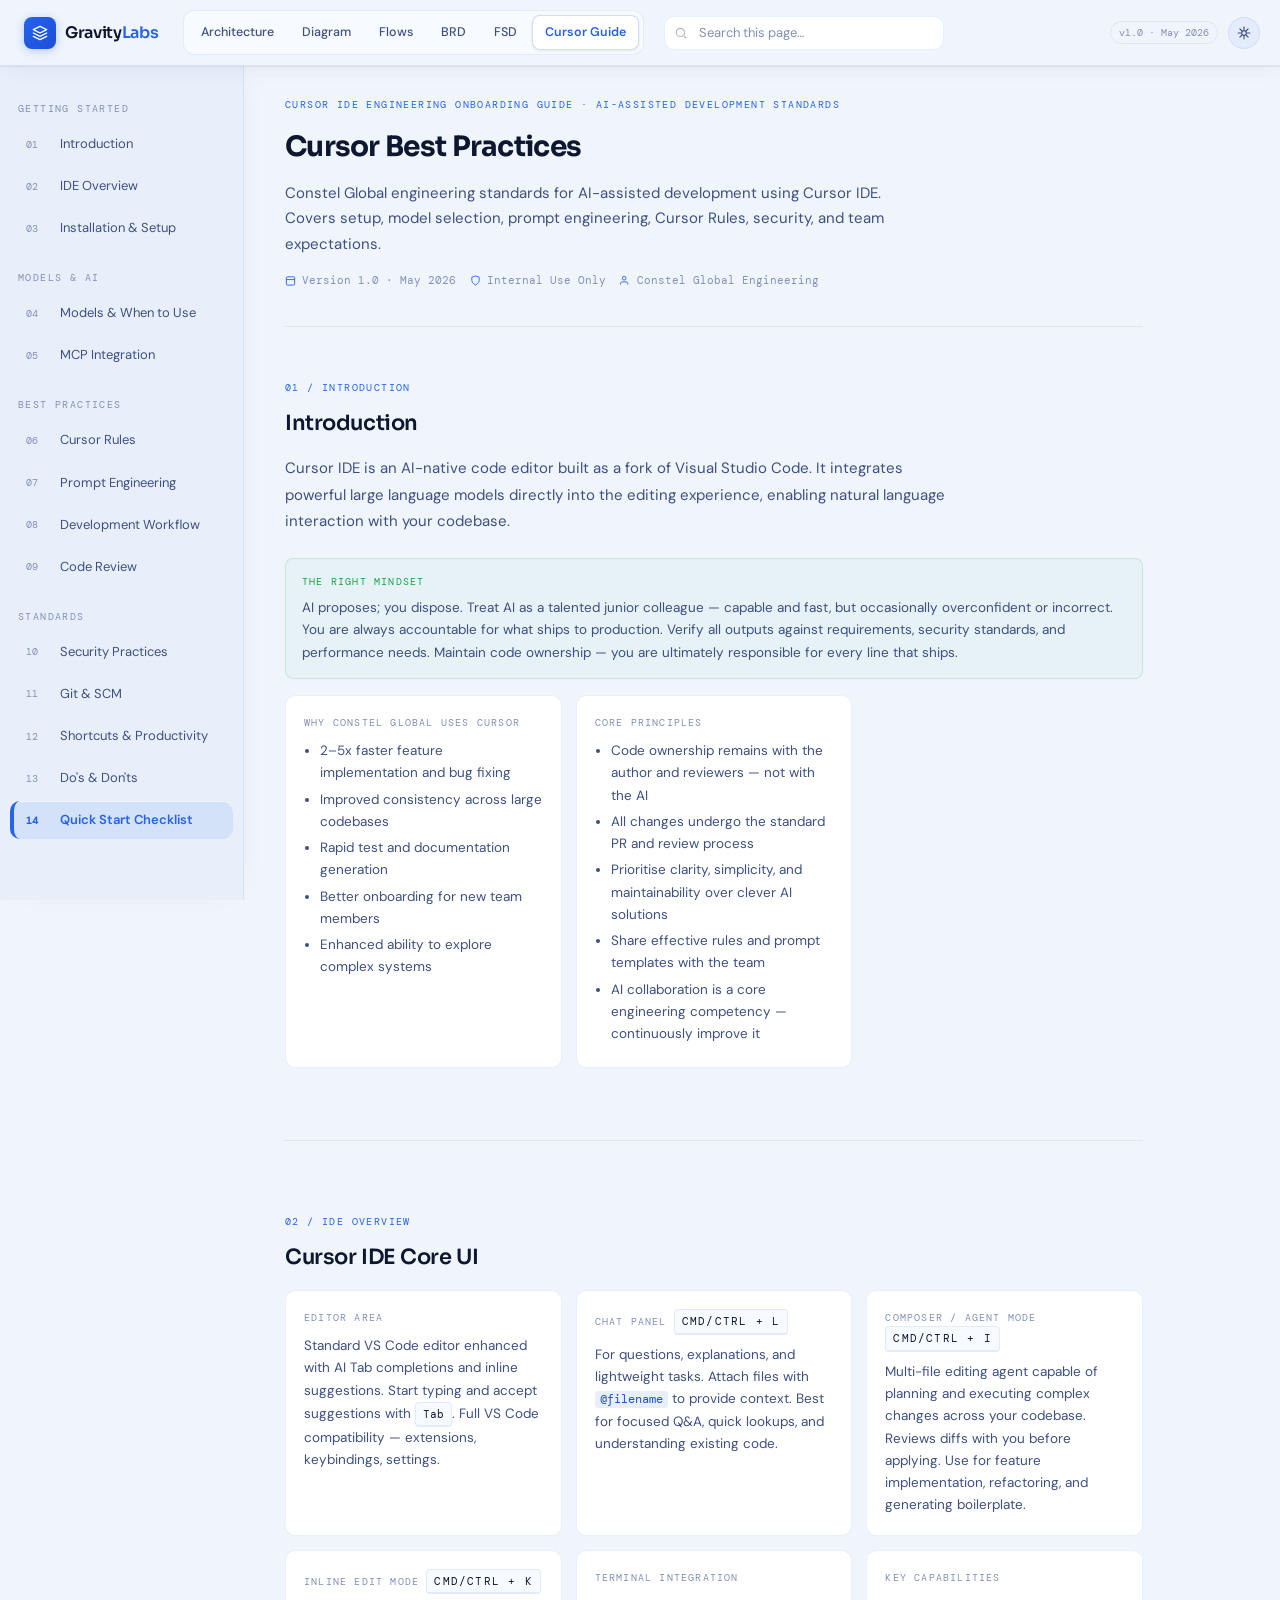
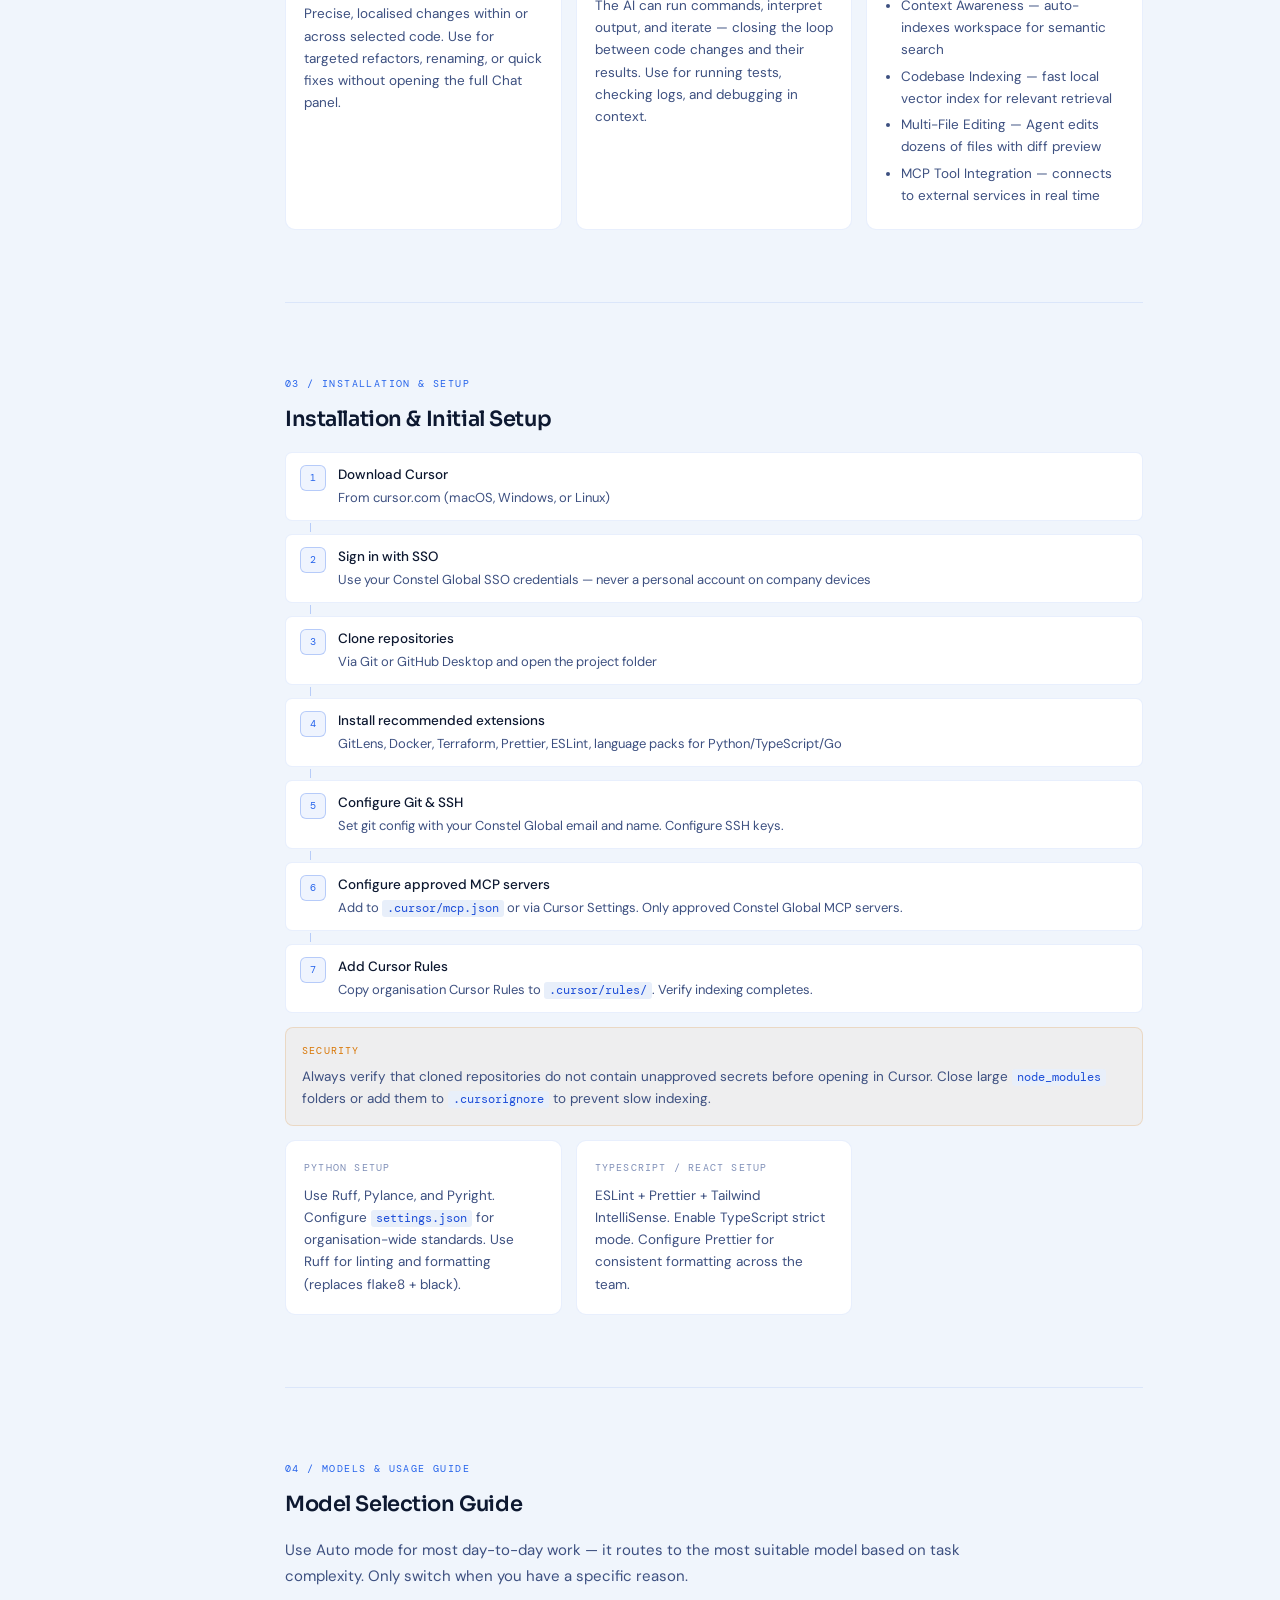
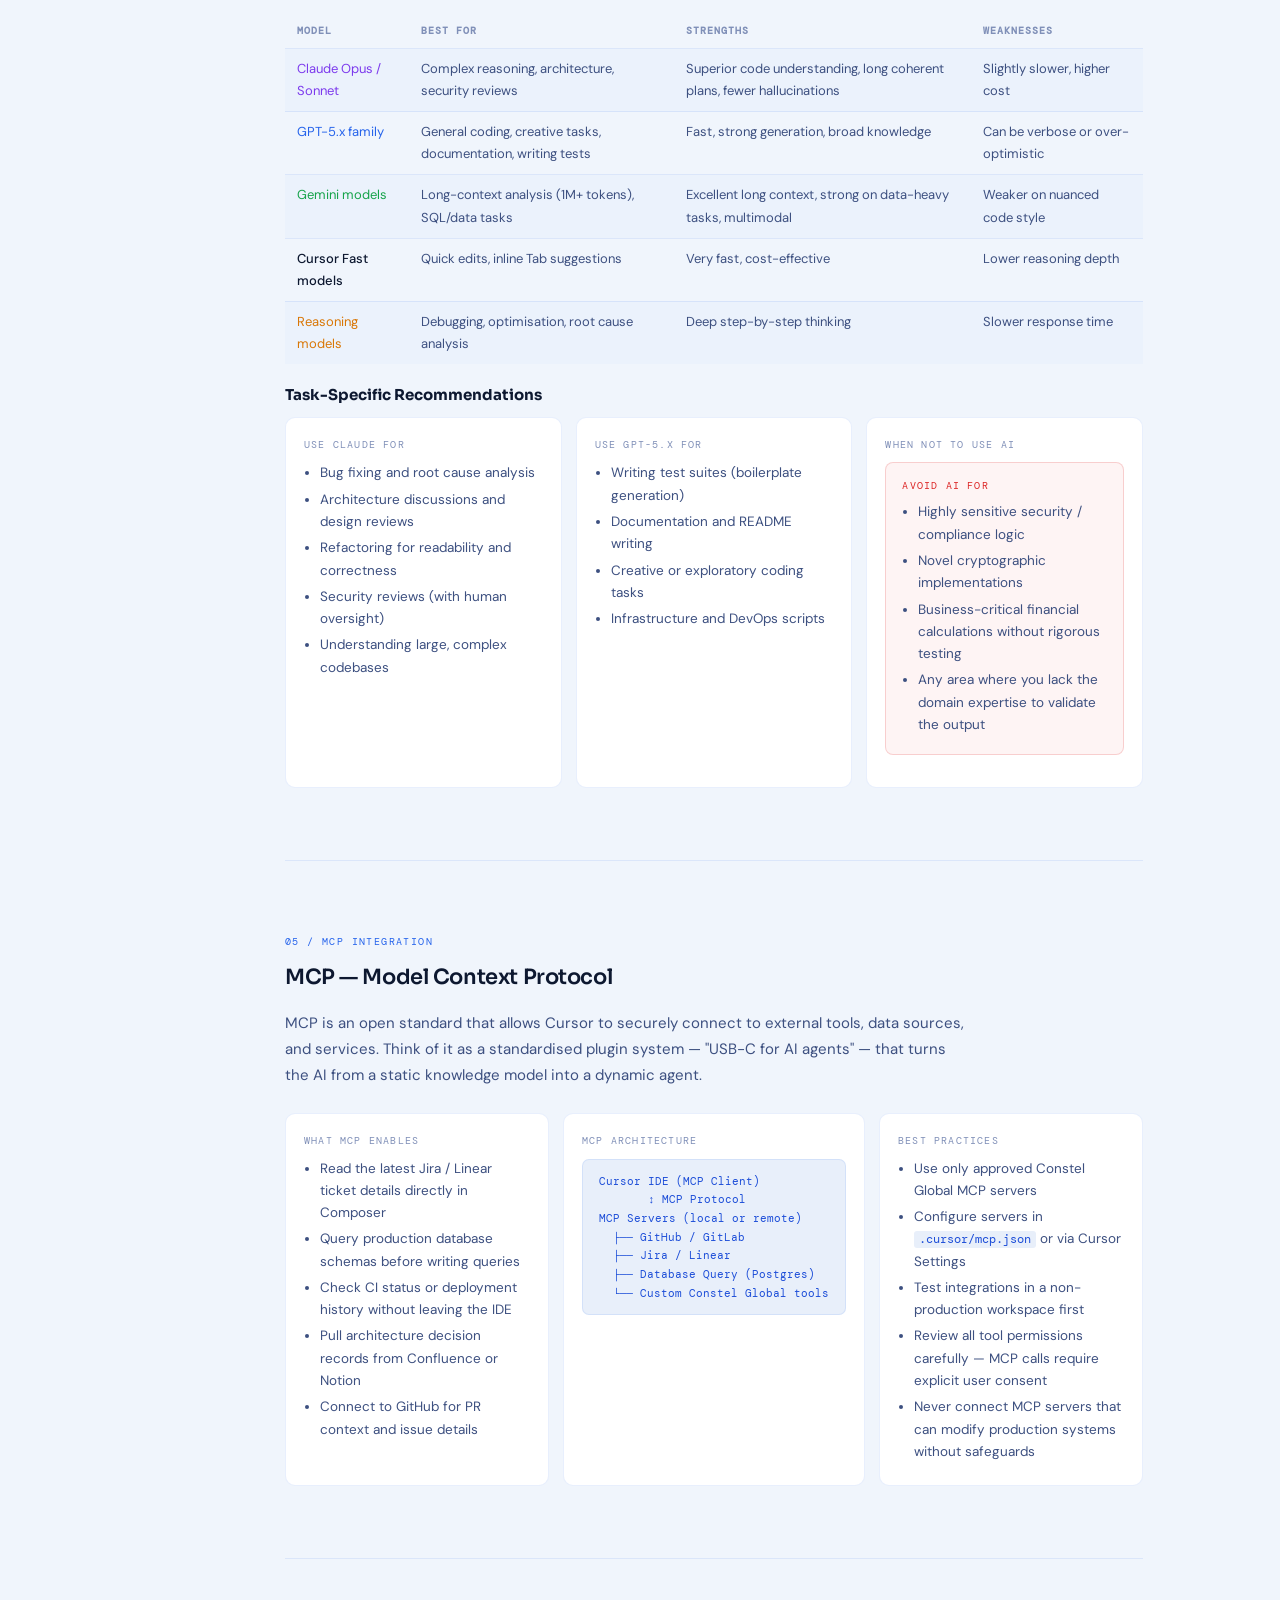
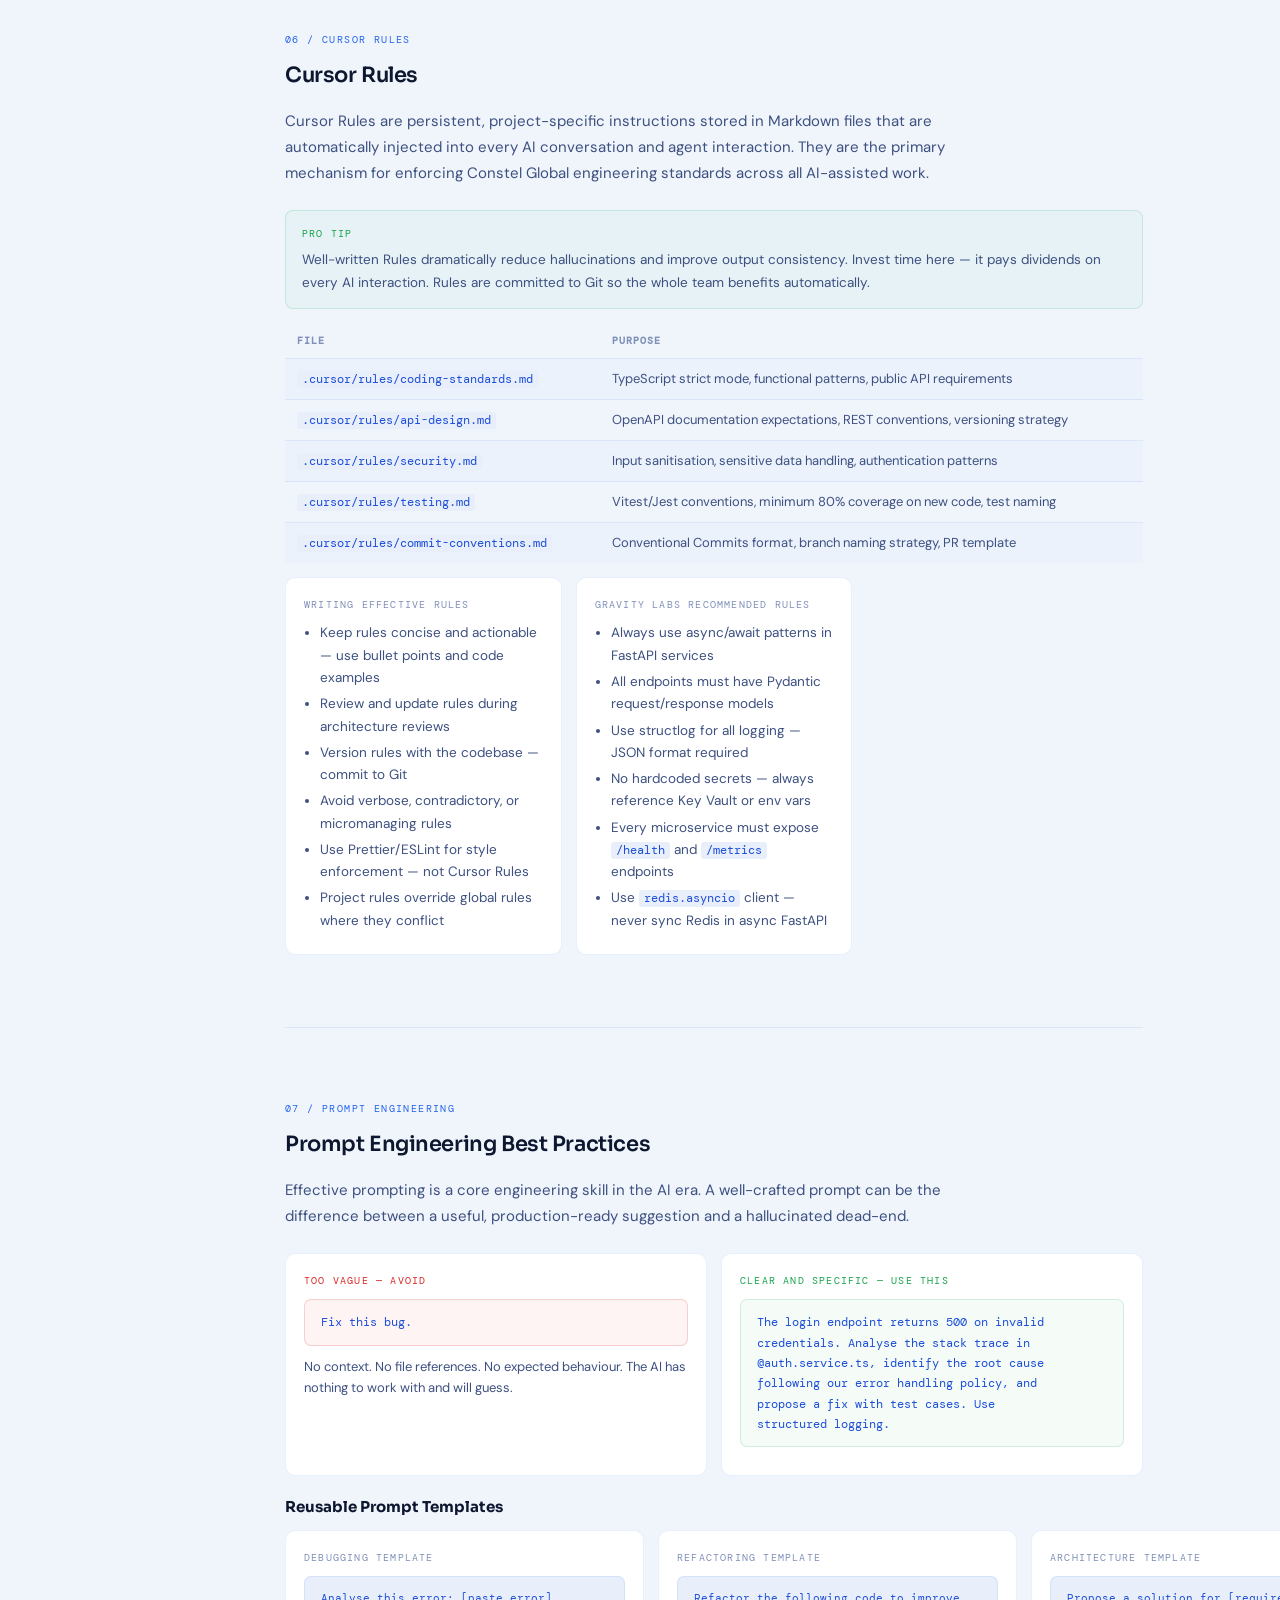
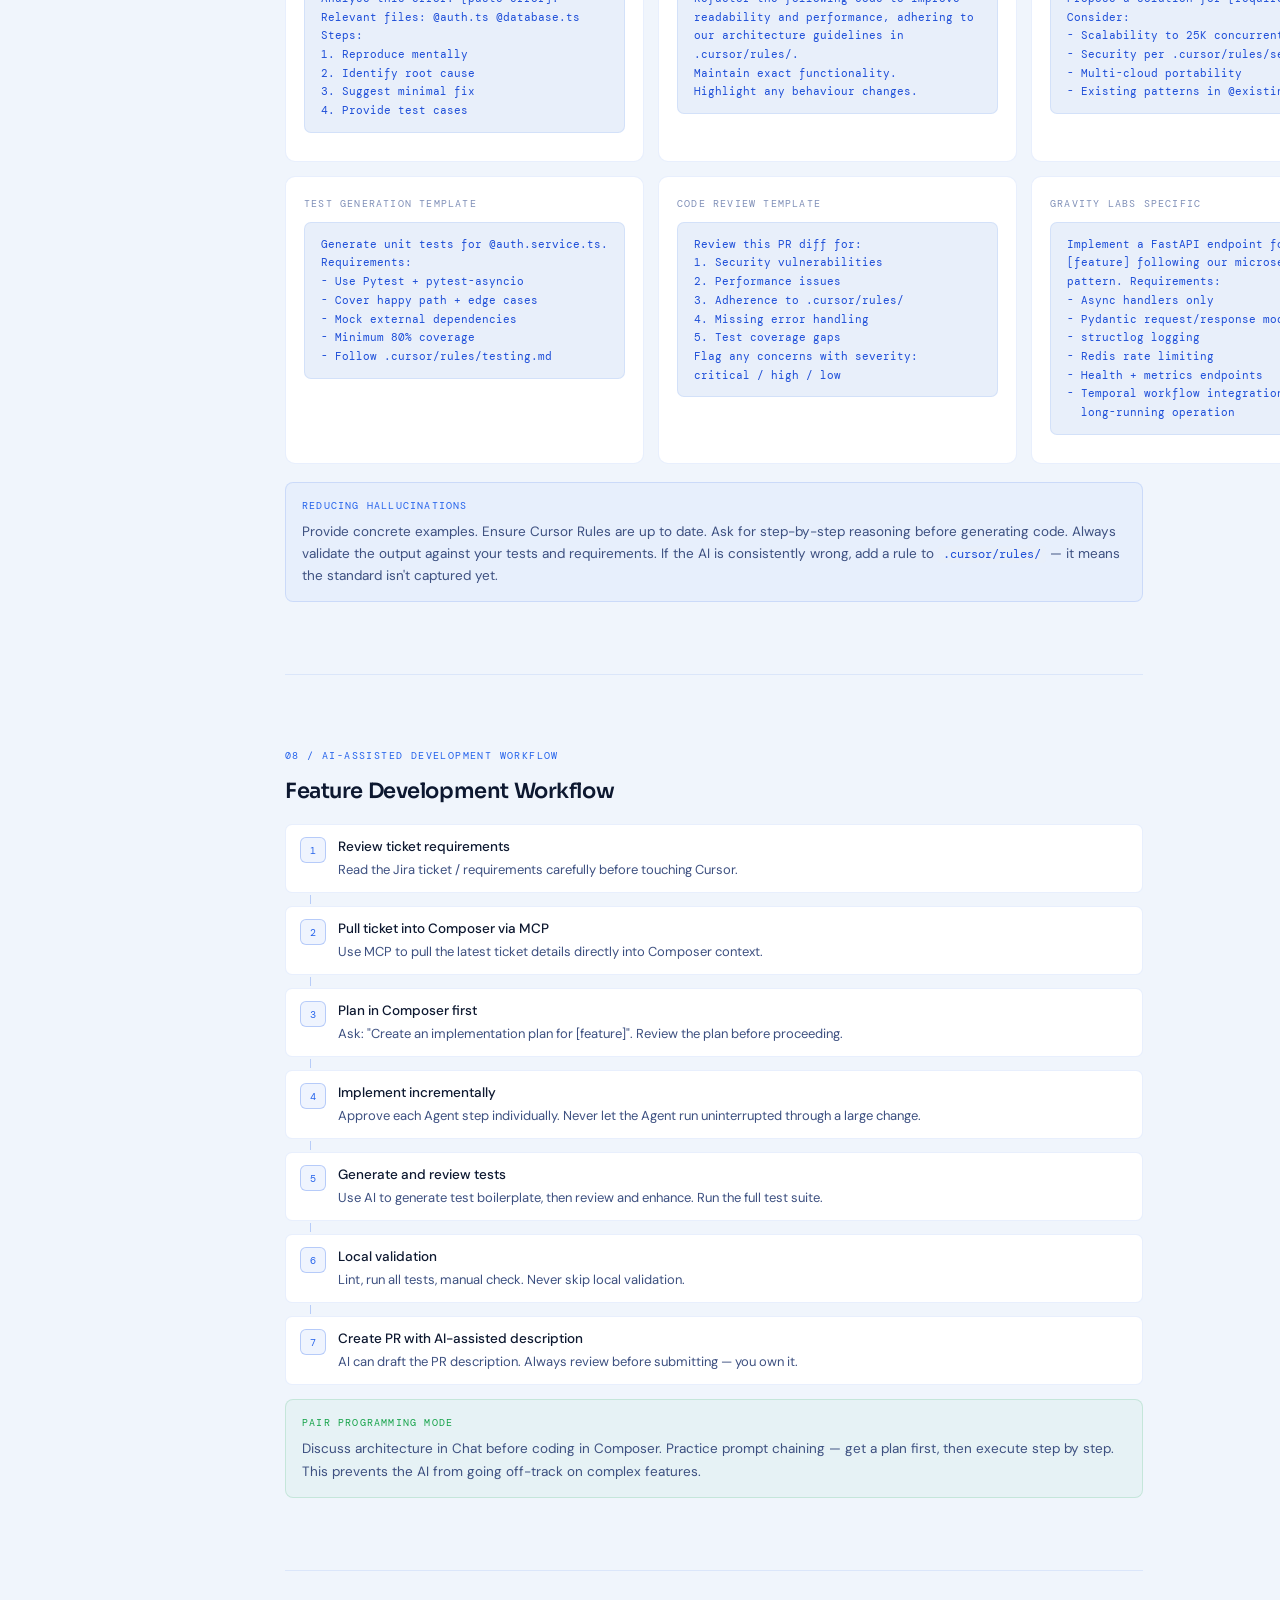
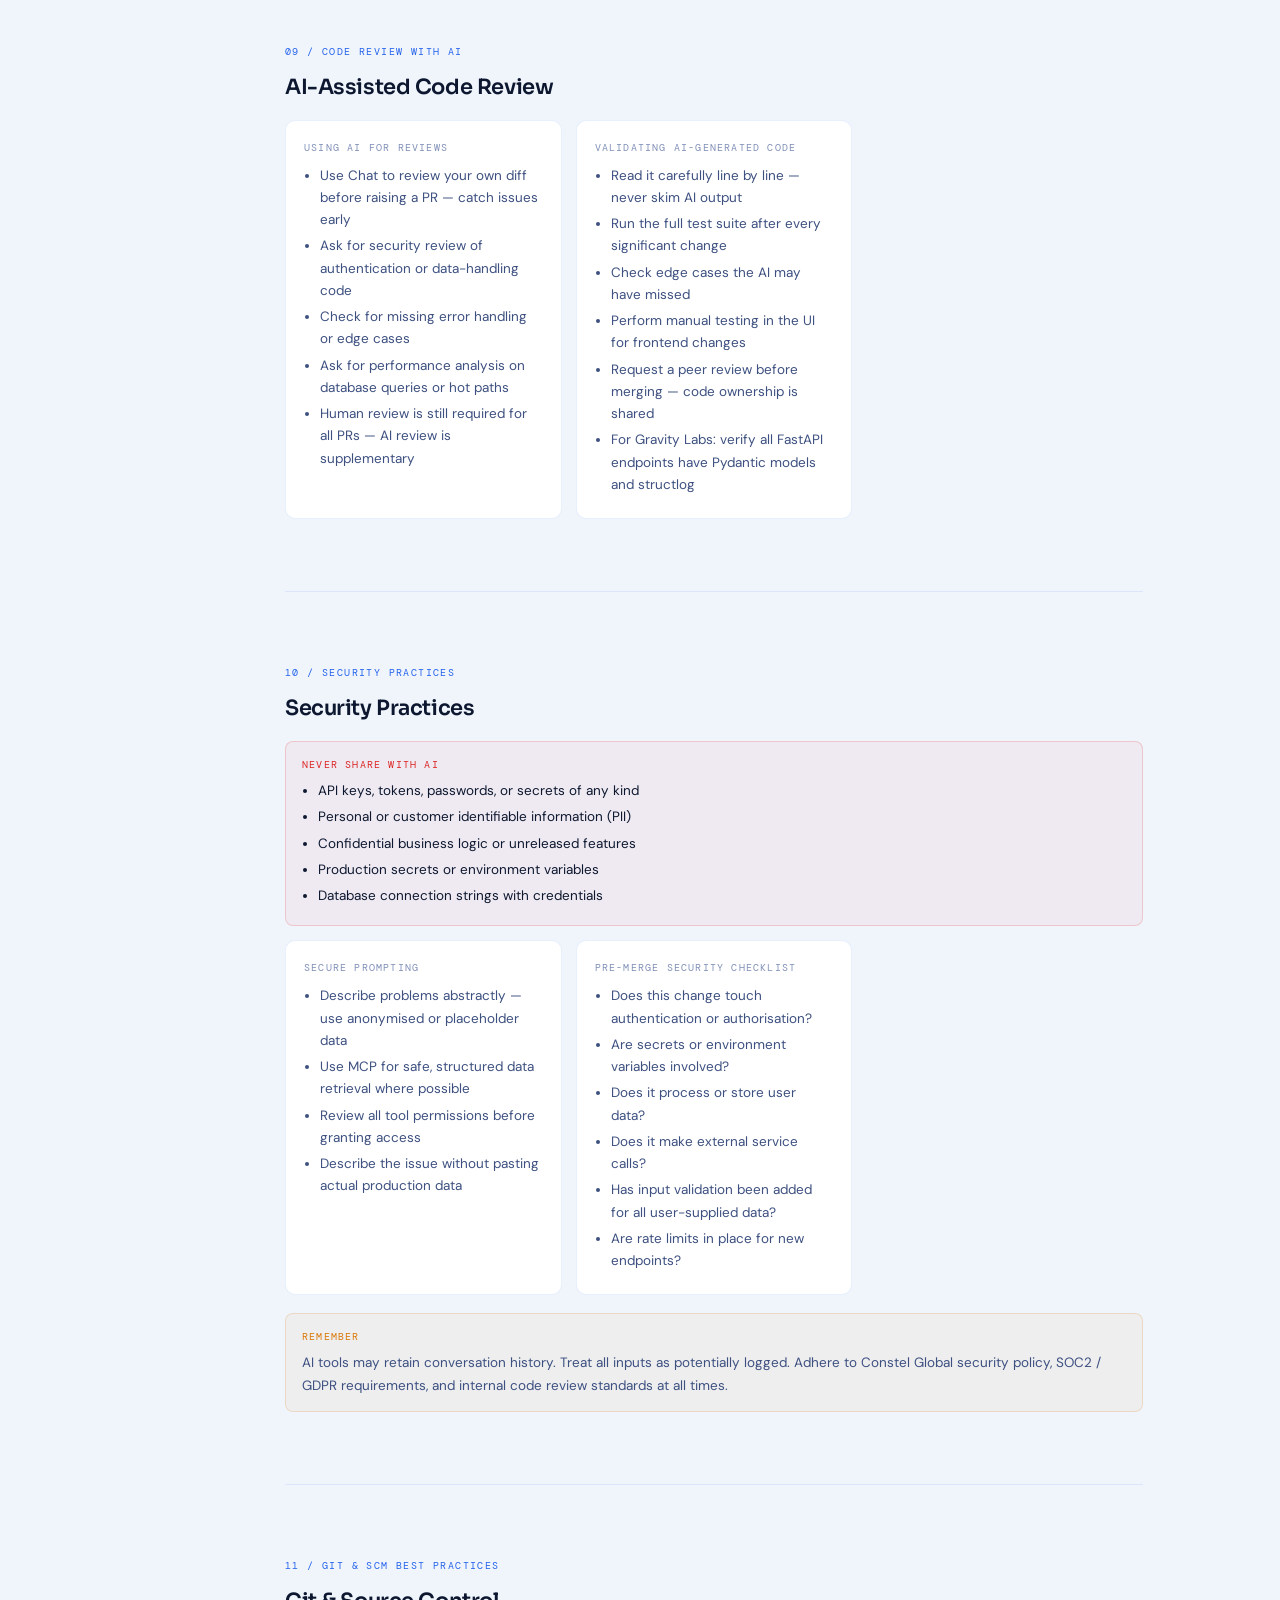
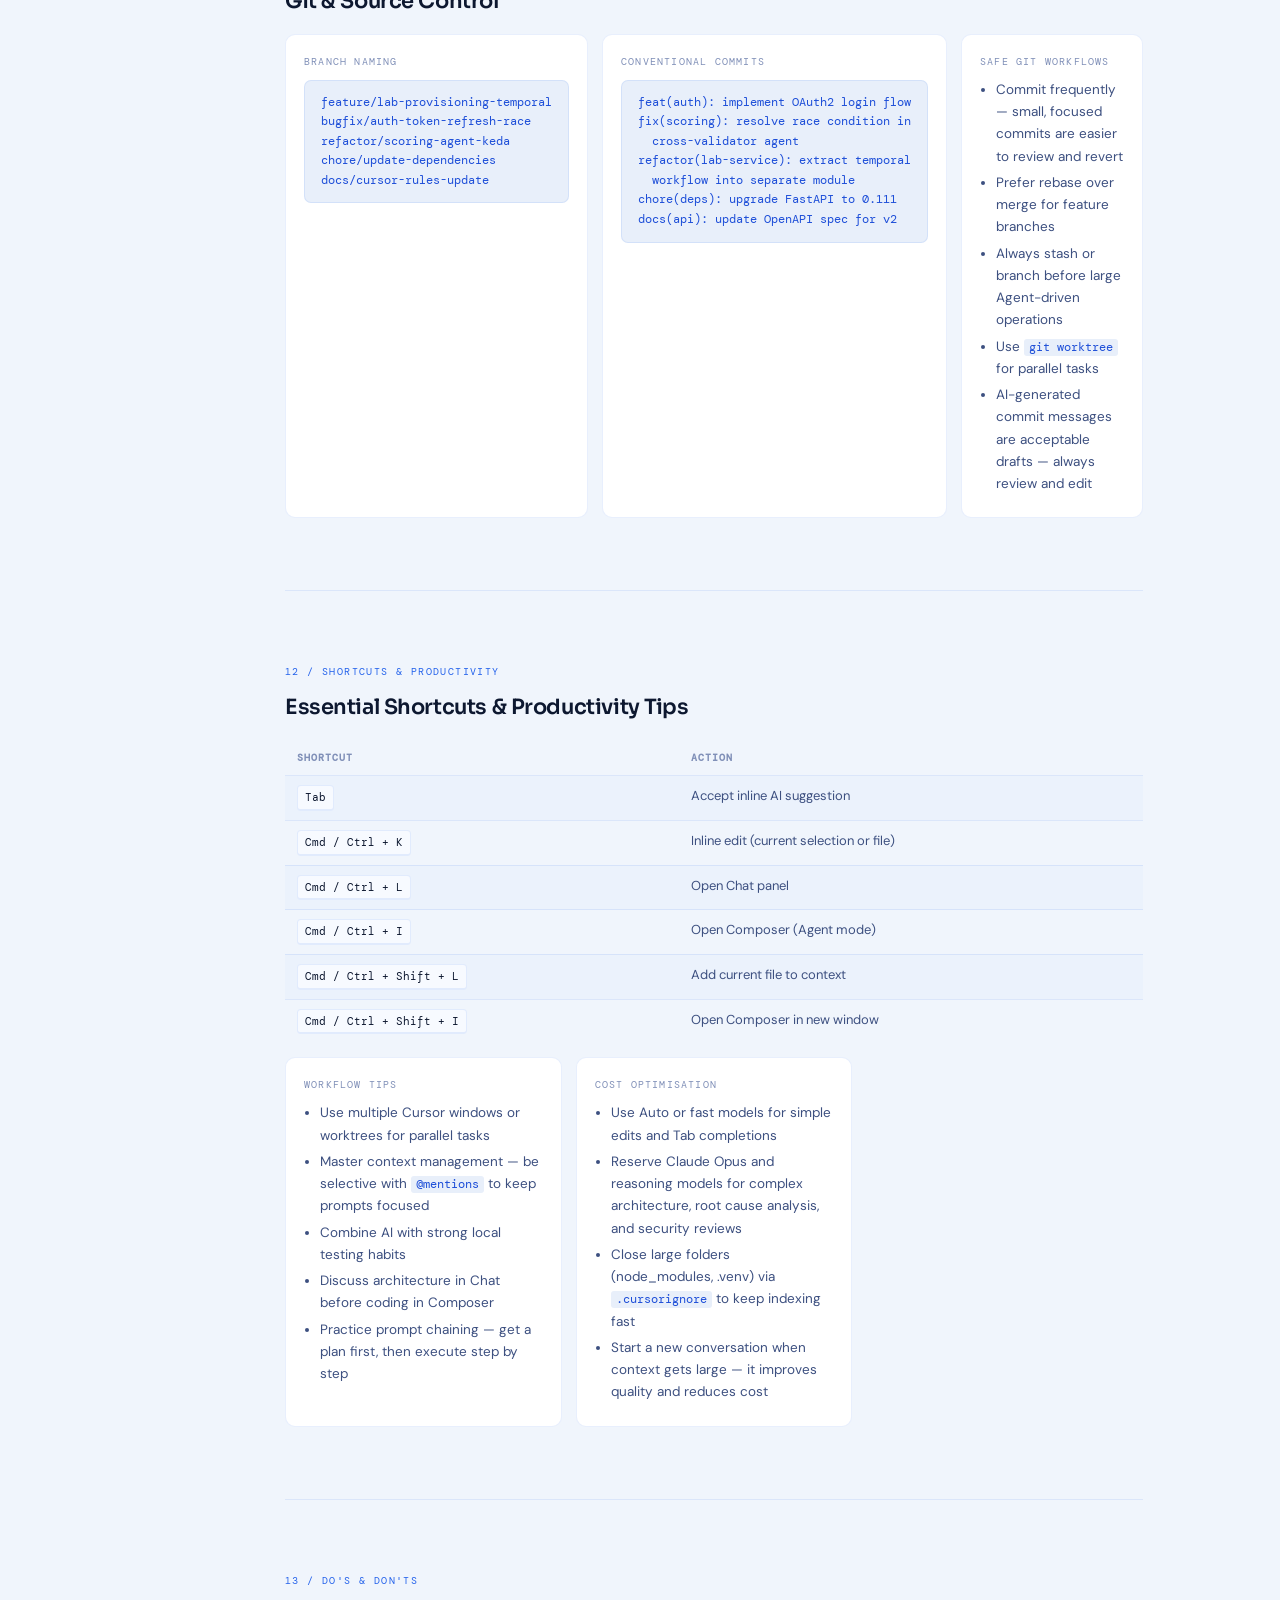
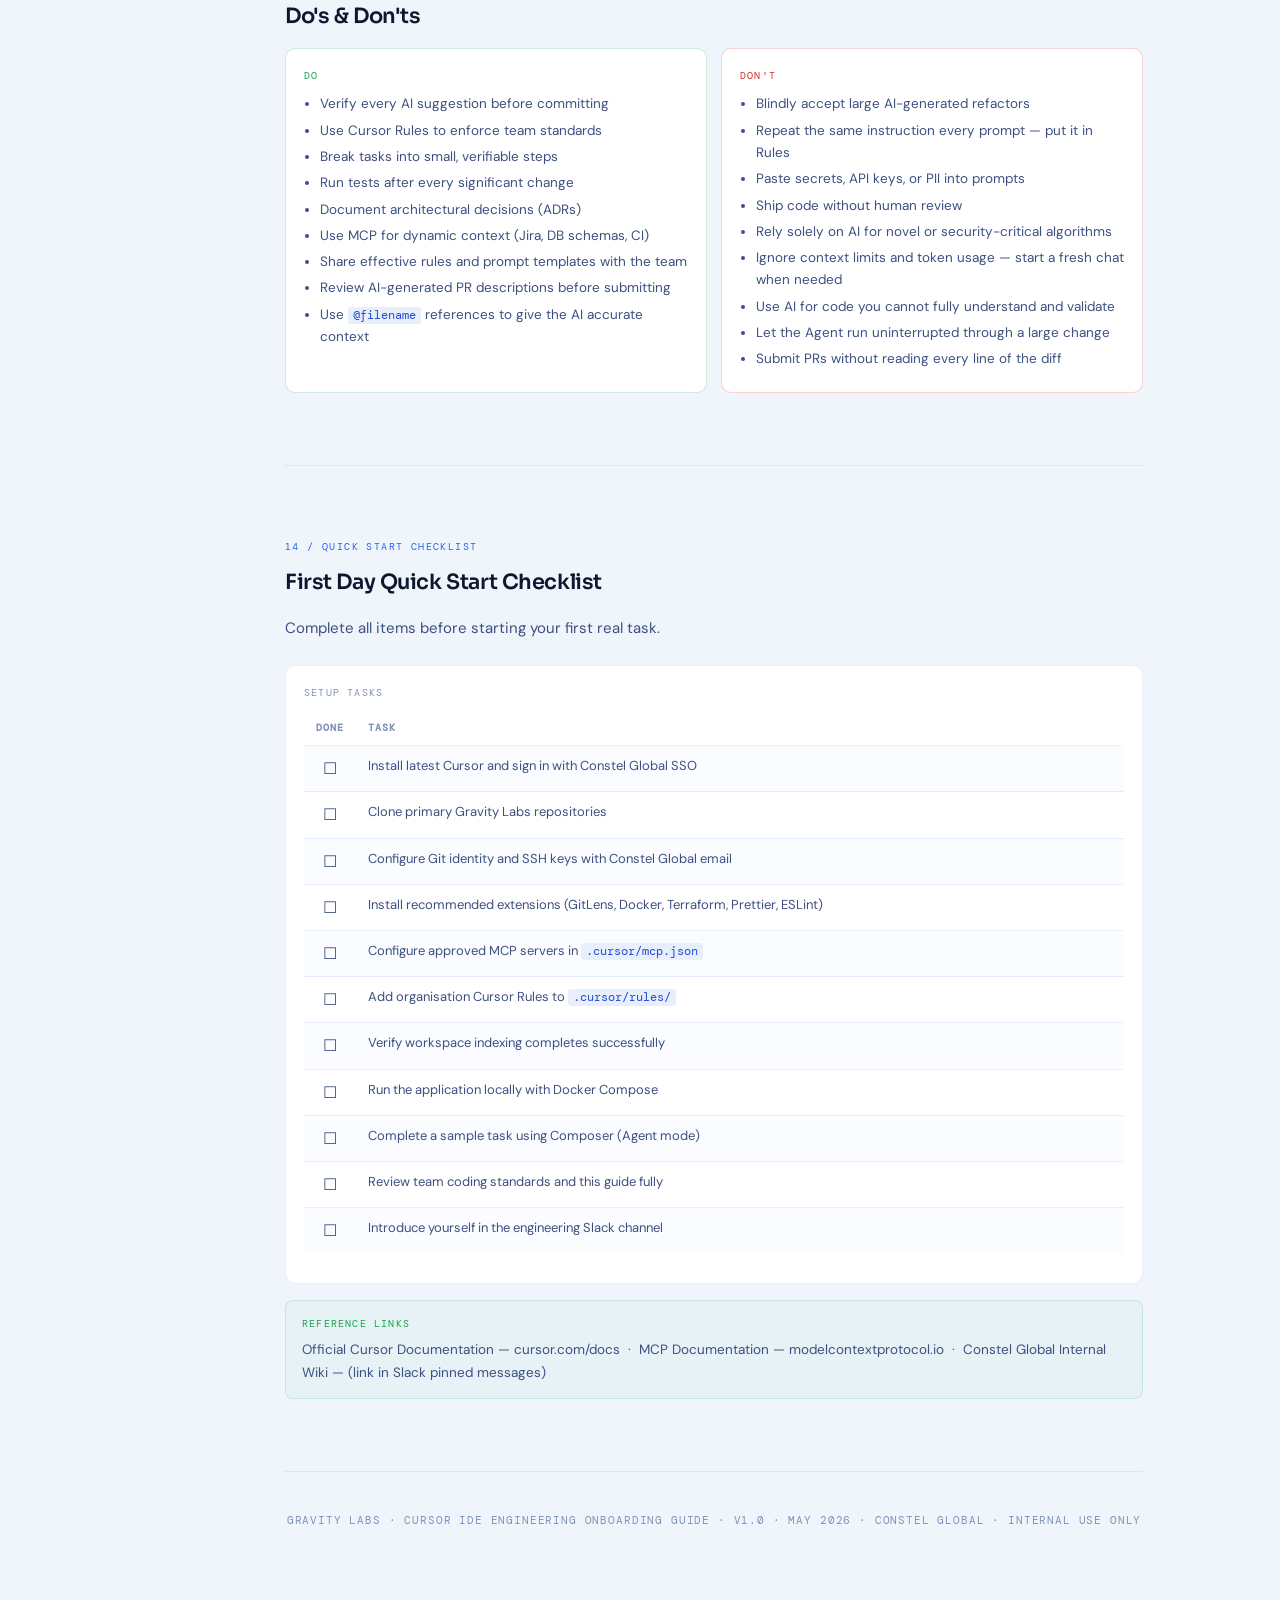
<file: cursor.html>
<!DOCTYPE html>
<html lang="en" data-theme="dark">
<head>
<meta charset="UTF-8"><meta name="viewport" content="width=device-width, initial-scale=1.0">
<title>Gravity Labs — Cursor Guide</title>
<link rel="preconnect" href="https://fonts.googleapis.com">
<link href="https://fonts.googleapis.com/css2?family=Sora:wght@300;400;500;600;700&family=DM+Sans:wght@300;400;500&family=DM+Mono:wght@400;500&display=swap" rel="stylesheet">
<link rel="stylesheet" href="shared.css">
</head>
<body>
<nav class="topnav">
  <a class="logo" href="index.html"><div class="logo-icon"><svg viewBox="0 0 24 24" fill="none" stroke="#fff" stroke-width="2" stroke-linecap="round" stroke-linejoin="round"><path d="M12 2L2 7l10 5 10-5-10-5z"/><path d="M2 17l10 5 10-5"/><path d="M2 12l10 5 10-5"/></svg></div><span class="logo-wm">Gravity<span>Labs</span></span></a>
  <div class="nav-tabs">
    <a class="nav-tab" href="index.html">Architecture</a>
    <a class="nav-tab" href="diagram.html">Diagram</a>
    <a class="nav-tab" href="flows.html">Flows</a>
    <a class="nav-tab" href="brd.html">BRD</a>
    <a class="nav-tab" href="fsd.html">FSD</a>
    <a class="nav-tab active" href="cursor.html">Cursor Guide</a>
  </div>
  <div class="nav-search-wrap" role="search">
    <label class="sr-only" for="gl-doc-search">Search this page</label>
    <input type="search" id="gl-doc-search" class="nav-search-input" placeholder="Search this page…" autocomplete="off" />
    <div id="gl-doc-search-results" class="nav-search-results" hidden></div>
  </div>
  <button type="button" class="nav-mtoggle" onclick="glToggleNav()" aria-label="Open section menu" aria-expanded="false" aria-controls="sidebar"><span></span><span></span><span></span></button>
  <div class="nav-right">
    <span class="vbadge">v1.0 · May 2026</span>
    <button class="tbtn" onclick="toggleTheme()" aria-label="Toggle theme">
      <svg class="i-sun" viewBox="0 0 24 24" fill="none" stroke="currentColor" stroke-width="2" stroke-linecap="round" stroke-linejoin="round"><circle cx="12" cy="12" r="4"/><line x1="12" y1="2" x2="12" y2="6"/><line x1="12" y1="18" x2="12" y2="22"/><line x1="4.93" y1="4.93" x2="7.76" y2="7.76"/><line x1="16.24" y1="16.24" x2="19.07" y2="19.07"/><line x1="2" y1="12" x2="6" y2="12"/><line x1="18" y1="12" x2="22" y2="12"/><line x1="4.93" y1="19.07" x2="7.76" y2="16.24"/><line x1="16.24" y1="7.76" x2="19.07" y2="4.93"/></svg>
      <svg class="i-moon" viewBox="0 0 24 24" fill="none" stroke="currentColor" stroke-width="2" stroke-linecap="round" stroke-linejoin="round"><path d="M21 12.79A9 9 0 1 1 11.21 3 7 7 0 0 0 21 12.79z"/></svg>
    </button>
  </div>
</nav>
<div class="page-wrap">
<div class="sb-backdrop" id="sb-backdrop" onclick="glCloseNav()" aria-hidden="true"></div>
<aside class="sidebar" id="sidebar">
  <div class="sb-lbl">Getting Started</div>
  <a class="sb-a active" onclick="goTo('s1')"><span class="n">01</span>Introduction</a>
  <a class="sb-a" onclick="goTo('s2')"><span class="n">02</span>IDE Overview</a>
  <a class="sb-a" onclick="goTo('s3')"><span class="n">03</span>Installation &amp; Setup</a>
  <div class="sb-lbl">Models &amp; AI</div>
  <a class="sb-a" onclick="goTo('s4')"><span class="n">04</span>Models &amp; When to Use</a>
  <a class="sb-a" onclick="goTo('s5')"><span class="n">05</span>MCP Integration</a>
  <div class="sb-lbl">Best Practices</div>
  <a class="sb-a" onclick="goTo('s6')"><span class="n">06</span>Cursor Rules</a>
  <a class="sb-a" onclick="goTo('s7')"><span class="n">07</span>Prompt Engineering</a>
  <a class="sb-a" onclick="goTo('s8')"><span class="n">08</span>Development Workflow</a>
  <a class="sb-a" onclick="goTo('s9')"><span class="n">09</span>Code Review</a>
  <div class="sb-lbl">Standards</div>
  <a class="sb-a" onclick="goTo('s10')"><span class="n">10</span>Security Practices</a>
  <a class="sb-a" onclick="goTo('s11')"><span class="n">11</span>Git &amp; SCM</a>
  <a class="sb-a" onclick="goTo('s12')"><span class="n">12</span>Shortcuts &amp; Productivity</a>
  <a class="sb-a" onclick="goTo('s13')"><span class="n">13</span>Do's &amp; Don'ts</a>
  <a class="sb-a" onclick="goTo('s14')"><span class="n">14</span>Quick Start Checklist</a>
</aside>
<div class="main" id="gl-search-scope">
  <div class="intro">
    <div class="eyebrow">Cursor IDE Engineering Onboarding Guide · AI-Assisted Development Standards</div>
    <h1>Cursor Best Practices</h1>
    <p>Constel Global engineering standards for AI-assisted development using Cursor IDE. Covers setup, model selection, prompt engineering, Cursor Rules, security, and team expectations.</p>
    <div class="intro-meta">
      <span class="im-item"><svg viewBox="0 0 24 24" fill="none" stroke="currentColor" stroke-width="2"><rect x="3" y="4" width="18" height="18" rx="2"/><line x1="3" y1="10" x2="21" y2="10"/></svg>Version 1.0 · May 2026</span>
      <span class="im-item"><svg viewBox="0 0 24 24" fill="none" stroke="currentColor" stroke-width="2"><path d="M12 22s8-4 8-10V5l-8-3-8 3v7c0 6 8 10 8 10z"/></svg>Internal Use Only</span>
      <span class="im-item"><svg viewBox="0 0 24 24" fill="none" stroke="currentColor" stroke-width="2"><path d="M17 21v-2a4 4 0 0 0-4-4H5a4 4 0 0 0-4 4v2"/><circle cx="9" cy="7" r="4"/></svg>Constel Global Engineering</span>
    </div>
  </div>

  <!-- S1: Intro -->
  <div class="sec" id="s1">
    <div class="eyebrow">01 / Introduction</div>
    <h2 class="sec-title">Introduction</h2>
    <p class="sec-lead">Cursor IDE is an AI-native code editor built as a fork of Visual Studio Code. It integrates powerful large language models directly into the editing experience, enabling natural language interaction with your codebase.</p>
    <div class="callout tip"><div class="cl">The Right Mindset</div><p>AI proposes; you dispose. Treat AI as a talented junior colleague — capable and fast, but occasionally overconfident or incorrect. You are always accountable for what ships to production. Verify all outputs against requirements, security standards, and performance needs. Maintain code ownership — you are ultimately responsible for every line that ships.</p></div>
    <div class="cards" style="margin-top:16px">
      <div class="card"><div class="card-lbl">Why Constel Global Uses Cursor</div><ul><li>2–5x faster feature implementation and bug fixing</li><li>Improved consistency across large codebases</li><li>Rapid test and documentation generation</li><li>Better onboarding for new team members</li><li>Enhanced ability to explore complex systems</li></ul></div>
      <div class="card"><div class="card-lbl">Core Principles</div><ul><li>Code ownership remains with the author and reviewers — not with the AI</li><li>All changes undergo the standard PR and review process</li><li>Prioritise clarity, simplicity, and maintainability over clever AI solutions</li><li>Share effective rules and prompt templates with the team</li><li>AI collaboration is a core engineering competency — continuously improve it</li></ul></div>
    </div>
  </div>
  <hr class="divider">

  <!-- S2: IDE Overview -->
  <div class="sec" id="s2">
    <div class="eyebrow">02 / IDE Overview</div>
    <h2 class="sec-title">Cursor IDE Core UI</h2>
    <div class="cards">
      <div class="card"><div class="card-lbl">Editor Area</div><p>Standard VS Code editor enhanced with AI Tab completions and inline suggestions. Start typing and accept suggestions with <span class="kbd">Tab</span>. Full VS Code compatibility — extensions, keybindings, settings.</p></div>
      <div class="card"><div class="card-lbl">Chat Panel <span class="kbd">Cmd/Ctrl + L</span></div><p>For questions, explanations, and lightweight tasks. Attach files with <code>@filename</code> to provide context. Best for focused Q&amp;A, quick lookups, and understanding existing code.</p></div>
      <div class="card"><div class="card-lbl">Composer / Agent Mode <span class="kbd">Cmd/Ctrl + I</span></div><p>Multi-file editing agent capable of planning and executing complex changes across your codebase. Reviews diffs with you before applying. Use for feature implementation, refactoring, and generating boilerplate.</p></div>
      <div class="card"><div class="card-lbl">Inline Edit Mode <span class="kbd">Cmd/Ctrl + K</span></div><p>Precise, localised changes within or across selected code. Use for targeted refactors, renaming, or quick fixes without opening the full Chat panel.</p></div>
      <div class="card"><div class="card-lbl">Terminal Integration</div><p>The AI can run commands, interpret output, and iterate — closing the loop between code changes and their results. Use for running tests, checking logs, and debugging in context.</p></div>
      <div class="card"><div class="card-lbl">Key Capabilities</div><ul><li>Context Awareness — auto-indexes workspace for semantic search</li><li>Codebase Indexing — fast local vector index for relevant retrieval</li><li>Multi-File Editing — Agent edits dozens of files with diff preview</li><li>MCP Tool Integration — connects to external services in real time</li></ul></div>
    </div>
  </div>
  <hr class="divider">

  <!-- S3: Setup -->
  <div class="sec" id="s3">
    <div class="eyebrow">03 / Installation &amp; Setup</div>
    <h2 class="sec-title">Installation &amp; Initial Setup</h2>
    <div class="pipeline">
      <div class="ps"><div class="pn">1</div><div><div class="pm">Download Cursor</div><div class="pd">From cursor.com (macOS, Windows, or Linux)</div></div></div>
      <div class="pc"></div>
      <div class="ps"><div class="pn">2</div><div><div class="pm">Sign in with SSO</div><div class="pd">Use your Constel Global SSO credentials — never a personal account on company devices</div></div></div>
      <div class="pc"></div>
      <div class="ps"><div class="pn">3</div><div><div class="pm">Clone repositories</div><div class="pd">Via Git or GitHub Desktop and open the project folder</div></div></div>
      <div class="pc"></div>
      <div class="ps"><div class="pn">4</div><div><div class="pm">Install recommended extensions</div><div class="pd">GitLens, Docker, Terraform, Prettier, ESLint, language packs for Python/TypeScript/Go</div></div></div>
      <div class="pc"></div>
      <div class="ps"><div class="pn">5</div><div><div class="pm">Configure Git &amp; SSH</div><div class="pd">Set git config with your Constel Global email and name. Configure SSH keys.</div></div></div>
      <div class="pc"></div>
      <div class="ps"><div class="pn">6</div><div><div class="pm">Configure approved MCP servers</div><div class="pd">Add to <code>.cursor/mcp.json</code> or via Cursor Settings. Only approved Constel Global MCP servers.</div></div></div>
      <div class="pc"></div>
      <div class="ps"><div class="pn">7</div><div><div class="pm">Add Cursor Rules</div><div class="pd">Copy organisation Cursor Rules to <code>.cursor/rules/</code>. Verify indexing completes.</div></div></div>
    </div>
    <div class="callout warn" style="margin-top:14px"><div class="cl">Security</div><p>Always verify that cloned repositories do not contain unapproved secrets before opening in Cursor. Close large <code>node_modules</code> folders or add them to <code>.cursorignore</code> to prevent slow indexing.</p></div>
    <div class="cards" style="margin-top:14px">
      <div class="card"><div class="card-lbl">Python Setup</div><p>Use Ruff, Pylance, and Pyright. Configure <code>settings.json</code> for organisation-wide standards. Use Ruff for linting and formatting (replaces flake8 + black).</p></div>
      <div class="card"><div class="card-lbl">TypeScript / React Setup</div><p>ESLint + Prettier + Tailwind IntelliSense. Enable TypeScript strict mode. Configure Prettier for consistent formatting across the team.</p></div>
    </div>
  </div>
  <hr class="divider">

  <!-- S4: Models -->
  <div class="sec" id="s4">
    <div class="eyebrow">04 / Models &amp; Usage Guide</div>
    <h2 class="sec-title">Model Selection Guide</h2>
    <p class="sec-lead">Use Auto mode for most day-to-day work — it routes to the most suitable model based on task complexity. Only switch when you have a specific reason.</p>
    <table class="tbl">
      <tr><th>Model</th><th>Best For</th><th>Strengths</th><th>Weaknesses</th></tr>
      <tr><td><span class="hl-p">Claude Opus / Sonnet</span></td><td>Complex reasoning, architecture, security reviews</td><td>Superior code understanding, long coherent plans, fewer hallucinations</td><td>Slightly slower, higher cost</td></tr>
      <tr><td><span class="hl-b">GPT-5.x family</span></td><td>General coding, creative tasks, documentation, writing tests</td><td>Fast, strong generation, broad knowledge</td><td>Can be verbose or over-optimistic</td></tr>
      <tr><td><span class="hl-g">Gemini models</span></td><td>Long-context analysis (1M+ tokens), SQL/data tasks</td><td>Excellent long context, strong on data-heavy tasks, multimodal</td><td>Weaker on nuanced code style</td></tr>
      <tr><td><span class="hl">Cursor Fast models</span></td><td>Quick edits, inline Tab suggestions</td><td>Very fast, cost-effective</td><td>Lower reasoning depth</td></tr>
      <tr><td><span class="hl-a">Reasoning models</span></td><td>Debugging, optimisation, root cause analysis</td><td>Deep step-by-step thinking</td><td>Slower response time</td></tr>
    </table>
    <h3 style="font-family:'Sora',sans-serif;font-size:15px;color:var(--text);margin:18px 0 10px">Task-Specific Recommendations</h3>
    <div class="cards">
      <div class="card"><div class="card-lbl">Use Claude for</div><ul><li>Bug fixing and root cause analysis</li><li>Architecture discussions and design reviews</li><li>Refactoring for readability and correctness</li><li>Security reviews (with human oversight)</li><li>Understanding large, complex codebases</li></ul></div>
      <div class="card"><div class="card-lbl">Use GPT-5.x for</div><ul><li>Writing test suites (boilerplate generation)</li><li>Documentation and README writing</li><li>Creative or exploratory coding tasks</li><li>Infrastructure and DevOps scripts</li></ul></div>
      <div class="card"><div class="card-lbl">When NOT to use AI</div>
        <div class="callout crit" style="margin-top:6px"><div class="cl">Avoid AI for</div><ul><li>Highly sensitive security / compliance logic</li><li>Novel cryptographic implementations</li><li>Business-critical financial calculations without rigorous testing</li><li>Any area where you lack the domain expertise to validate the output</li></ul></div>
      </div>
    </div>
  </div>
  <hr class="divider">

  <!-- S5: MCP -->
  <div class="sec" id="s5">
    <div class="eyebrow">05 / MCP Integration</div>
    <h2 class="sec-title">MCP — Model Context Protocol</h2>
    <p class="sec-lead">MCP is an open standard that allows Cursor to securely connect to external tools, data sources, and services. Think of it as a standardised plugin system — "USB-C for AI agents" — that turns the AI from a static knowledge model into a dynamic agent.</p>
    <div class="cards">
      <div class="card"><div class="card-lbl">What MCP Enables</div><ul><li>Read the latest Jira / Linear ticket details directly in Composer</li><li>Query production database schemas before writing queries</li><li>Check CI status or deployment history without leaving the IDE</li><li>Pull architecture decision records from Confluence or Notion</li><li>Connect to GitHub for PR context and issue details</li></ul></div>
      <div class="card"><div class="card-lbl">MCP Architecture</div>
        <div class="code" style="font-size:11px">Cursor IDE (MCP Client)
       ↕ MCP Protocol
MCP Servers (local or remote)
  ├── GitHub / GitLab
  ├── Jira / Linear
  ├── Database Query (Postgres)
  └── Custom Constel Global tools</div>
      </div>
      <div class="card"><div class="card-lbl">Best Practices</div><ul><li>Use only approved Constel Global MCP servers</li><li>Configure servers in <code>.cursor/mcp.json</code> or via Cursor Settings</li><li>Test integrations in a non-production workspace first</li><li>Review all tool permissions carefully — MCP calls require explicit user consent</li><li>Never connect MCP servers that can modify production systems without safeguards</li></ul></div>
    </div>
  </div>
  <hr class="divider">

  <!-- S6: Cursor Rules -->
  <div class="sec" id="s6">
    <div class="eyebrow">06 / Cursor Rules</div>
    <h2 class="sec-title">Cursor Rules</h2>
    <p class="sec-lead">Cursor Rules are persistent, project-specific instructions stored in Markdown files that are automatically injected into every AI conversation and agent interaction. They are the primary mechanism for enforcing Constel Global engineering standards across all AI-assisted work.</p>
    <div class="callout tip"><div class="cl">Pro Tip</div><p>Well-written Rules dramatically reduce hallucinations and improve output consistency. Invest time here — it pays dividends on every AI interaction. Rules are committed to Git so the whole team benefits automatically.</p></div>
    <table class="tbl" style="margin-top:14px">
      <tr><th>File</th><th>Purpose</th></tr>
      <tr><td><code>.cursor/rules/coding-standards.md</code></td><td>TypeScript strict mode, functional patterns, public API requirements</td></tr>
      <tr><td><code>.cursor/rules/api-design.md</code></td><td>OpenAPI documentation expectations, REST conventions, versioning strategy</td></tr>
      <tr><td><code>.cursor/rules/security.md</code></td><td>Input sanitisation, sensitive data handling, authentication patterns</td></tr>
      <tr><td><code>.cursor/rules/testing.md</code></td><td>Vitest/Jest conventions, minimum 80% coverage on new code, test naming</td></tr>
      <tr><td><code>.cursor/rules/commit-conventions.md</code></td><td>Conventional Commits format, branch naming strategy, PR template</td></tr>
    </table>
    <div class="cards" style="margin-top:14px">
      <div class="card"><div class="card-lbl">Writing Effective Rules</div><ul><li>Keep rules concise and actionable — use bullet points and code examples</li><li>Review and update rules during architecture reviews</li><li>Version rules with the codebase — commit to Git</li><li>Avoid verbose, contradictory, or micromanaging rules</li><li>Use Prettier/ESLint for style enforcement — not Cursor Rules</li><li>Project rules override global rules where they conflict</li></ul></div>
      <div class="card"><div class="card-lbl">Gravity Labs Recommended Rules</div><ul><li>Always use async/await patterns in FastAPI services</li><li>All endpoints must have Pydantic request/response models</li><li>Use structlog for all logging — JSON format required</li><li>No hardcoded secrets — always reference Key Vault or env vars</li><li>Every microservice must expose <code>/health</code> and <code>/metrics</code> endpoints</li><li>Use <code>redis.asyncio</code> client — never sync Redis in async FastAPI</li></ul></div>
    </div>
  </div>
  <hr class="divider">

  <!-- S7: Prompts -->
  <div class="sec" id="s7">
    <div class="eyebrow">07 / Prompt Engineering</div>
    <h2 class="sec-title">Prompt Engineering Best Practices</h2>
    <p class="sec-lead">Effective prompting is a core engineering skill in the AI era. A well-crafted prompt can be the difference between a useful, production-ready suggestion and a hallucinated dead-end.</p>
    <div class="cards cards-2" style="margin-bottom:16px">
      <div class="card"><div class="card-lbl" style="color:var(--red-t)">Too Vague — Avoid</div><div class="code" style="background:var(--crit-bg);border-color:var(--crit-border);font-size:12px">Fix this bug.</div><p style="margin-top:8px;font-size:13px;color:var(--text2)">No context. No file references. No expected behaviour. The AI has nothing to work with and will guess.</p></div>
      <div class="card"><div class="card-lbl" style="color:var(--green-t)">Clear and Specific — Use This</div><div class="code" style="background:var(--tip-bg);border-color:var(--tip-border);font-size:12px">The login endpoint returns 500 on invalid 
credentials. Analyse the stack trace in 
@auth.service.ts, identify the root cause 
following our error handling policy, and 
propose a fix with test cases. Use 
structured logging.</div></div>
    </div>
    <h3 style="font-family:'Sora',sans-serif;font-size:15px;color:var(--text);margin:18px 0 10px">Reusable Prompt Templates</h3>
    <div class="cards">
      <div class="card"><div class="card-lbl">Debugging Template</div><div class="code" style="font-size:11px">Analyse this error: [paste error].
Relevant files: @auth.ts @database.ts
Steps:
1. Reproduce mentally
2. Identify root cause
3. Suggest minimal fix
4. Provide test cases</div></div>
      <div class="card"><div class="card-lbl">Refactoring Template</div><div class="code" style="font-size:11px">Refactor the following code to improve 
readability and performance, adhering to 
our architecture guidelines in 
.cursor/rules/.
Maintain exact functionality.
Highlight any behaviour changes.</div></div>
      <div class="card"><div class="card-lbl">Architecture Template</div><div class="code" style="font-size:11px">Propose a solution for [requirement].
Consider:
- Scalability to 25K concurrent users
- Security per .cursor/rules/security.md
- Multi-cloud portability
- Existing patterns in @existing-service.ts</div></div>
      <div class="card"><div class="card-lbl">Test Generation Template</div><div class="code" style="font-size:11px">Generate unit tests for @auth.service.ts.
Requirements:
- Use Pytest + pytest-asyncio
- Cover happy path + edge cases
- Mock external dependencies
- Minimum 80% coverage
- Follow .cursor/rules/testing.md</div></div>
      <div class="card"><div class="card-lbl">Code Review Template</div><div class="code" style="font-size:11px">Review this PR diff for:
1. Security vulnerabilities
2. Performance issues
3. Adherence to .cursor/rules/
4. Missing error handling
5. Test coverage gaps
Flag any concerns with severity: 
critical / high / low</div></div>
      <div class="card"><div class="card-lbl">Gravity Labs Specific</div><div class="code" style="font-size:11px">Implement a FastAPI endpoint for 
[feature] following our microservice 
pattern. Requirements:
- Async handlers only
- Pydantic request/response models
- structlog logging
- Redis rate limiting
- Health + metrics endpoints
- Temporal workflow integration if 
  long-running operation</div></div>
    </div>
    <div class="callout ex" style="margin-top:14px"><div class="cl">Reducing Hallucinations</div><p>Provide concrete examples. Ensure Cursor Rules are up to date. Ask for step-by-step reasoning before generating code. Always validate the output against your tests and requirements. If the AI is consistently wrong, add a rule to <code>.cursor/rules/</code> — it means the standard isn't captured yet.</p></div>
  </div>
  <hr class="divider">

  <!-- S8: Workflow -->
  <div class="sec" id="s8">
    <div class="eyebrow">08 / AI-Assisted Development Workflow</div>
    <h2 class="sec-title">Feature Development Workflow</h2>
    <div class="pipeline">
      <div class="ps"><div class="pn">1</div><div><div class="pm">Review ticket requirements</div><div class="pd">Read the Jira ticket / requirements carefully before touching Cursor.</div></div></div>
      <div class="pc"></div>
      <div class="ps"><div class="pn">2</div><div><div class="pm">Pull ticket into Composer via MCP</div><div class="pd">Use MCP to pull the latest ticket details directly into Composer context.</div></div></div>
      <div class="pc"></div>
      <div class="ps"><div class="pn">3</div><div><div class="pm">Plan in Composer first</div><div class="pd">Ask: "Create an implementation plan for [feature]". Review the plan before proceeding.</div></div></div>
      <div class="pc"></div>
      <div class="ps"><div class="pn">4</div><div><div class="pm">Implement incrementally</div><div class="pd">Approve each Agent step individually. Never let the Agent run uninterrupted through a large change.</div></div></div>
      <div class="pc"></div>
      <div class="ps"><div class="pn">5</div><div><div class="pm">Generate and review tests</div><div class="pd">Use AI to generate test boilerplate, then review and enhance. Run the full test suite.</div></div></div>
      <div class="pc"></div>
      <div class="ps"><div class="pn">6</div><div><div class="pm">Local validation</div><div class="pd">Lint, run all tests, manual check. Never skip local validation.</div></div></div>
      <div class="pc"></div>
      <div class="ps"><div class="pn">7</div><div><div class="pm">Create PR with AI-assisted description</div><div class="pd">AI can draft the PR description. Always review before submitting — you own it.</div></div></div>
    </div>
    <div class="callout tip" style="margin-top:14px"><div class="cl">Pair Programming Mode</div><p>Discuss architecture in Chat before coding in Composer. Practice prompt chaining — get a plan first, then execute step by step. This prevents the AI from going off-track on complex features.</p></div>
  </div>
  <hr class="divider">

  <!-- S9: Code Review -->
  <div class="sec" id="s9">
    <div class="eyebrow">09 / Code Review with AI</div>
    <h2 class="sec-title">AI-Assisted Code Review</h2>
    <div class="cards">
      <div class="card"><div class="card-lbl">Using AI for Reviews</div><ul><li>Use Chat to review your own diff before raising a PR — catch issues early</li><li>Ask for security review of authentication or data-handling code</li><li>Check for missing error handling or edge cases</li><li>Ask for performance analysis on database queries or hot paths</li><li>Human review is still required for all PRs — AI review is supplementary</li></ul></div>
      <div class="card"><div class="card-lbl">Validating AI-Generated Code</div><ul><li>Read it carefully line by line — never skim AI output</li><li>Run the full test suite after every significant change</li><li>Check edge cases the AI may have missed</li><li>Perform manual testing in the UI for frontend changes</li><li>Request a peer review before merging — code ownership is shared</li><li>For Gravity Labs: verify all FastAPI endpoints have Pydantic models and structlog</li></ul></div>
    </div>
  </div>
  <hr class="divider">

  <!-- S10: Security -->
  <div class="sec" id="s10">
    <div class="eyebrow">10 / Security Practices</div>
    <h2 class="sec-title">Security Practices</h2>
    <div class="callout crit"><div class="cl">Never Share with AI</div><ul><li>API keys, tokens, passwords, or secrets of any kind</li><li>Personal or customer identifiable information (PII)</li><li>Confidential business logic or unreleased features</li><li>Production secrets or environment variables</li><li>Database connection strings with credentials</li></ul></div>
    <div class="cards" style="margin-top:14px">
      <div class="card"><div class="card-lbl">Secure Prompting</div><ul><li>Describe problems abstractly — use anonymised or placeholder data</li><li>Use MCP for safe, structured data retrieval where possible</li><li>Review all tool permissions before granting access</li><li>Describe the issue without pasting actual production data</li></ul></div>
      <div class="card"><div class="card-lbl">Pre-Merge Security Checklist</div><ul><li>Does this change touch authentication or authorisation?</li><li>Are secrets or environment variables involved?</li><li>Does it process or store user data?</li><li>Does it make external service calls?</li><li>Has input validation been added for all user-supplied data?</li><li>Are rate limits in place for new endpoints?</li></ul></div>
    </div>
    <div class="callout warn" style="margin-top:14px"><div class="cl">Remember</div><p>AI tools may retain conversation history. Treat all inputs as potentially logged. Adhere to Constel Global security policy, SOC2 / GDPR requirements, and internal code review standards at all times.</p></div>
  </div>
  <hr class="divider">

  <!-- S11: Git -->
  <div class="sec" id="s11">
    <div class="eyebrow">11 / Git &amp; SCM Best Practices</div>
    <h2 class="sec-title">Git &amp; Source Control</h2>
    <div class="cards">
      <div class="card"><div class="card-lbl">Branch Naming</div>
        <div class="code" style="font-size:11.5px">feature/lab-provisioning-temporal
bugfix/auth-token-refresh-race
refactor/scoring-agent-keda
chore/update-dependencies
docs/cursor-rules-update</div>
      </div>
      <div class="card"><div class="card-lbl">Conventional Commits</div>
        <div class="code" style="font-size:11.5px">feat(auth): implement OAuth2 login flow
fix(scoring): resolve race condition in
  cross-validator agent
refactor(lab-service): extract temporal
  workflow into separate module
chore(deps): upgrade FastAPI to 0.111
docs(api): update OpenAPI spec for v2</div>
      </div>
      <div class="card"><div class="card-lbl">Safe Git Workflows</div><ul><li>Commit frequently — small, focused commits are easier to review and revert</li><li>Prefer rebase over merge for feature branches</li><li>Always stash or branch before large Agent-driven operations</li><li>Use <code>git worktree</code> for parallel tasks</li><li>AI-generated commit messages are acceptable drafts — always review and edit</li></ul></div>
    </div>
  </div>
  <hr class="divider">

  <!-- S12: Shortcuts -->
  <div class="sec" id="s12">
    <div class="eyebrow">12 / Shortcuts &amp; Productivity</div>
    <h2 class="sec-title">Essential Shortcuts &amp; Productivity Tips</h2>
    <table class="tbl">
      <tr><th>Shortcut</th><th>Action</th></tr>
      <tr><td><span class="kbd">Tab</span></td><td>Accept inline AI suggestion</td></tr>
      <tr><td><span class="kbd">Cmd / Ctrl + K</span></td><td>Inline edit (current selection or file)</td></tr>
      <tr><td><span class="kbd">Cmd / Ctrl + L</span></td><td>Open Chat panel</td></tr>
      <tr><td><span class="kbd">Cmd / Ctrl + I</span></td><td>Open Composer (Agent mode)</td></tr>
      <tr><td><span class="kbd">Cmd / Ctrl + Shift + L</span></td><td>Add current file to context</td></tr>
      <tr><td><span class="kbd">Cmd / Ctrl + Shift + I</span></td><td>Open Composer in new window</td></tr>
    </table>
    <div class="cards" style="margin-top:14px">
      <div class="card"><div class="card-lbl">Workflow Tips</div><ul><li>Use multiple Cursor windows or worktrees for parallel tasks</li><li>Master context management — be selective with <code>@mentions</code> to keep prompts focused</li><li>Combine AI with strong local testing habits</li><li>Discuss architecture in Chat before coding in Composer</li><li>Practice prompt chaining — get a plan first, then execute step by step</li></ul></div>
      <div class="card"><div class="card-lbl">Cost Optimisation</div><ul><li>Use Auto or fast models for simple edits and Tab completions</li><li>Reserve Claude Opus and reasoning models for complex architecture, root cause analysis, and security reviews</li><li>Close large folders (node_modules, .venv) via <code>.cursorignore</code> to keep indexing fast</li><li>Start a new conversation when context gets large — it improves quality and reduces cost</li></ul></div>
    </div>
  </div>
  <hr class="divider">

  <!-- S13: Do's and Don'ts -->
  <div class="sec" id="s13">
    <div class="eyebrow">13 / Do's &amp; Don'ts</div>
    <h2 class="sec-title">Do's &amp; Don'ts</h2>
    <div class="cards cards-2">
      <div class="card" style="border-color:var(--green-b)">
        <div class="card-lbl" style="color:var(--green-t)">Do</div>
        <ul>
          <li>Verify every AI suggestion before committing</li>
          <li>Use Cursor Rules to enforce team standards</li>
          <li>Break tasks into small, verifiable steps</li>
          <li>Run tests after every significant change</li>
          <li>Document architectural decisions (ADRs)</li>
          <li>Use MCP for dynamic context (Jira, DB schemas, CI)</li>
          <li>Share effective rules and prompt templates with the team</li>
          <li>Review AI-generated PR descriptions before submitting</li>
          <li>Use <code>@filename</code> references to give the AI accurate context</li>
        </ul>
      </div>
      <div class="card" style="border-color:var(--red-b)">
        <div class="card-lbl" style="color:var(--red-t)">Don't</div>
        <ul>
          <li>Blindly accept large AI-generated refactors</li>
          <li>Repeat the same instruction every prompt — put it in Rules</li>
          <li>Paste secrets, API keys, or PII into prompts</li>
          <li>Ship code without human review</li>
          <li>Rely solely on AI for novel or security-critical algorithms</li>
          <li>Ignore context limits and token usage — start a fresh chat when needed</li>
          <li>Use AI for code you cannot fully understand and validate</li>
          <li>Let the Agent run uninterrupted through a large change</li>
          <li>Submit PRs without reading every line of the diff</li>
        </ul>
      </div>
    </div>
  </div>
  <hr class="divider">

  <!-- S14: Checklist -->
  <div class="sec" id="s14">
    <div class="eyebrow">14 / Quick Start Checklist</div>
    <h2 class="sec-title">First Day Quick Start Checklist</h2>
    <p class="sec-lead">Complete all items before starting your first real task.</p>
    <div class="card cards-1">
      <div class="card-lbl">Setup Tasks</div>
      <table class="tbl" style="margin-top:8px">
        <tr><th style="width:40px">Done</th><th>Task</th></tr>
        <tr><td style="text-align:center;font-size:16px">☐</td><td>Install latest Cursor and sign in with Constel Global SSO</td></tr>
        <tr><td style="text-align:center;font-size:16px">☐</td><td>Clone primary Gravity Labs repositories</td></tr>
        <tr><td style="text-align:center;font-size:16px">☐</td><td>Configure Git identity and SSH keys with Constel Global email</td></tr>
        <tr><td style="text-align:center;font-size:16px">☐</td><td>Install recommended extensions (GitLens, Docker, Terraform, Prettier, ESLint)</td></tr>
        <tr><td style="text-align:center;font-size:16px">☐</td><td>Configure approved MCP servers in <code>.cursor/mcp.json</code></td></tr>
        <tr><td style="text-align:center;font-size:16px">☐</td><td>Add organisation Cursor Rules to <code>.cursor/rules/</code></td></tr>
        <tr><td style="text-align:center;font-size:16px">☐</td><td>Verify workspace indexing completes successfully</td></tr>
        <tr><td style="text-align:center;font-size:16px">☐</td><td>Run the application locally with Docker Compose</td></tr>
        <tr><td style="text-align:center;font-size:16px">☐</td><td>Complete a sample task using Composer (Agent mode)</td></tr>
        <tr><td style="text-align:center;font-size:16px">☐</td><td>Review team coding standards and this guide fully</td></tr>
        <tr><td style="text-align:center;font-size:16px">☐</td><td>Introduce yourself in the engineering Slack channel</td></tr>
      </table>
    </div>
    <div class="callout tip" style="margin-top:16px"><div class="cl">Reference Links</div><p>Official Cursor Documentation — cursor.com/docs &nbsp;·&nbsp; MCP Documentation — modelcontextprotocol.io &nbsp;·&nbsp; Constel Global Internal Wiki — (link in Slack pinned messages)</p></div>
  </div>

  <div class="pg-footer">GRAVITY LABS · CURSOR IDE ENGINEERING ONBOARDING GUIDE · V1.0 · MAY 2026 · CONSTEL GLOBAL · INTERNAL USE ONLY</div>
</div>
</div>
<script>
function toggleTheme(){const h=document.documentElement;const t=h.getAttribute('data-theme')==='dark'?'light':'dark';h.setAttribute('data-theme',t);localStorage.setItem('gl-theme',t)}
(function(){const s=localStorage.getItem('gl-theme');if(s)document.documentElement.setAttribute('data-theme',s);else if(window.matchMedia('(prefers-color-scheme: light)').matches)document.documentElement.setAttribute('data-theme','light')})();
function goTo(id){const el=document.getElementById(id);if(el)el.scrollIntoView({behavior:'smooth'})}
const _s=document.querySelectorAll('.sec'),_l=document.querySelectorAll('.sb-a');
if(_s.length&&_l.length){const o=new IntersectionObserver(e=>{e.forEach(e=>{if(e.isIntersecting){const id=e.target.id;_l.forEach(l=>{l.classList.remove('active');if(l.getAttribute('onclick')&&l.getAttribute('onclick').includes("'"+id+"'"))l.classList.add('active')})}})},{rootMargin:'-20% 0px -70% 0px'});_s.forEach(s=>o.observe(s))}
</script>
<script src="docs-nav.js"></script>
<script src="docs-search.js"></script>
</body>
</html>
</file>
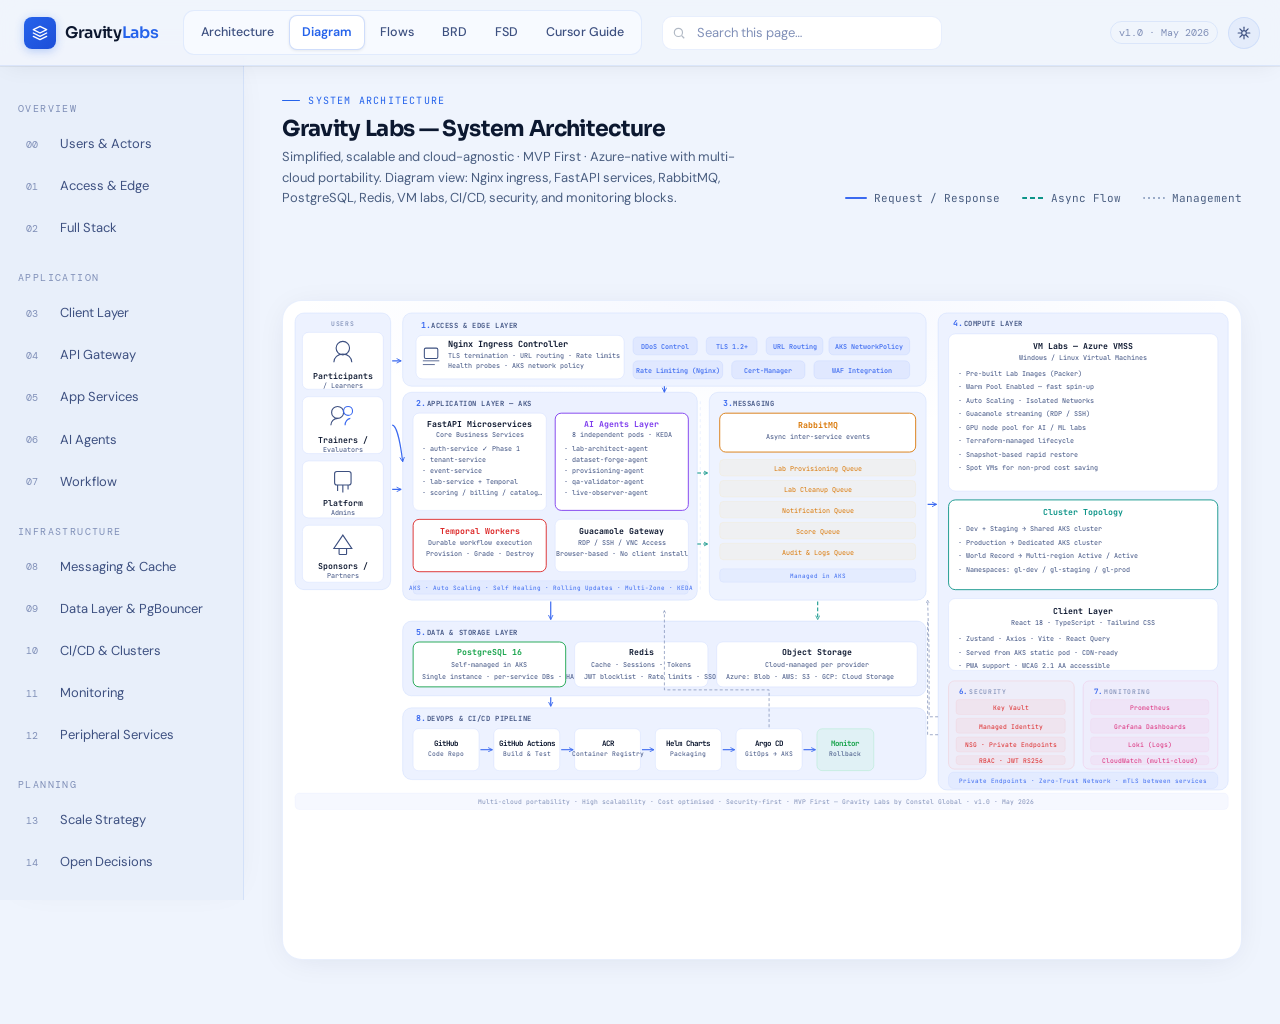
<file: diagram.html>
<!DOCTYPE html>
<html lang="en" data-theme="dark">
<head>
<meta charset="UTF-8">
<meta name="viewport" content="width=device-width, initial-scale=1.0">
<title>Gravity Labs — Diagram</title>
<link rel="preconnect" href="https://fonts.googleapis.com">
<link href="https://fonts.googleapis.com/css2?family=Sora:wght@400;600;700&family=JetBrains+Mono:wght@400;500;600&family=DM+Sans:wght@300;400;500&family=DM+Mono:wght@400;500&display=swap" rel="stylesheet">
<link rel="stylesheet" href="shared.css">
<link rel="stylesheet" href="diagram-page.css">
</head>
<body class="diagram-page">

<nav class="topnav">
  <a class="logo" href="index.html">
    <div class="logo-icon">
      <svg viewBox="0 0 24 24" fill="none" stroke="#fff" stroke-width="2" stroke-linecap="round" stroke-linejoin="round">
        <path d="M12 2L2 7l10 5 10-5-10-5z"/><path d="M2 17l10 5 10-5"/><path d="M2 12l10 5 10-5"/>
      </svg>
    </div>
    <span class="logo-wordmark">Gravity<span>Labs</span></span>
  </a>
  <div class="nav-tabs">
    <a class="nav-tab" href="index.html">Architecture</a>
    <a class="nav-tab active" href="diagram.html">Diagram</a>
    <a class="nav-tab" href="flows.html">Flows</a>
    <a class="nav-tab" href="brd.html">BRD</a>
    <a class="nav-tab" href="fsd.html">FSD</a>
    <a class="nav-tab" href="cursor.html">Cursor Guide</a>
  </div>
  <div class="nav-search-wrap" role="search">
    <label class="sr-only" for="gl-doc-search">Search this page</label>
    <input type="search" id="gl-doc-search" class="nav-search-input" placeholder="Search this page…" autocomplete="off" />
    <div id="gl-doc-search-results" class="nav-search-results" hidden></div>
  </div>
  <button type="button" class="nav-mtoggle" onclick="glToggleNav()" aria-label="Open section menu" aria-expanded="false" aria-controls="sidebar"><span></span><span></span><span></span></button>
  <div class="nav-right">
    <span class="version-badge">v1.0 · May 2026</span>
    <button class="theme-btn" onclick="toggleTheme()" aria-label="Toggle theme">
      <svg class="i-sun" viewBox="0 0 24 24" fill="none" stroke="currentColor" stroke-width="2" stroke-linecap="round" stroke-linejoin="round"><circle cx="12" cy="12" r="4"/><line x1="12" y1="2" x2="12" y2="6"/><line x1="12" y1="18" x2="12" y2="22"/><line x1="4.93" y1="4.93" x2="7.76" y2="7.76"/><line x1="16.24" y1="16.24" x2="19.07" y2="19.07"/><line x1="2" y1="12" x2="6" y2="12"/><line x1="18" y1="12" x2="22" y2="12"/><line x1="4.93" y1="19.07" x2="7.76" y2="16.24"/><line x1="16.24" y1="7.76" x2="19.07" y2="4.93"/></svg>
      <svg class="i-moon" viewBox="0 0 24 24" fill="none" stroke="currentColor" stroke-width="2" stroke-linecap="round" stroke-linejoin="round"><path d="M21 12.79A9 9 0 1 1 11.21 3 7 7 0 0 0 21 12.79z"/></svg>
    </button>
  </div>
</nav>

<div class="page-wrap">
<div class="sb-backdrop" id="sb-backdrop" onclick="glCloseNav()" aria-hidden="true"></div>
<aside class="sidebar" id="sidebar">
  <div class="sb-lbl">Overview</div>
  <a class="sb-a" href="index.html#s00"><span class="n">00</span>Users &amp; Actors</a>
  <a class="sb-a" href="index.html#s01"><span class="n">01</span>Access &amp; Edge</a>
  <a class="sb-a" href="index.html#s02"><span class="n">02</span>Full Stack</a>
  <div class="sb-lbl">Application</div>
  <a class="sb-a" href="index.html#s03"><span class="n">03</span>Client Layer</a>
  <a class="sb-a" href="index.html#s04"><span class="n">04</span>API Gateway</a>
  <a class="sb-a" href="index.html#s05"><span class="n">05</span>App Services</a>
  <a class="sb-a" href="index.html#s06"><span class="n">06</span>AI Agents</a>
  <a class="sb-a" href="index.html#s07"><span class="n">07</span>Workflow</a>
  <div class="sb-lbl">Infrastructure</div>
  <a class="sb-a" href="index.html#s08"><span class="n">08</span>Messaging &amp; Cache</a>
  <a class="sb-a" href="index.html#s09"><span class="n">09</span>Data Layer &amp; PgBouncer</a>
  <a class="sb-a" href="index.html#s10"><span class="n">10</span>CI/CD &amp; Clusters</a>
  <a class="sb-a" href="index.html#s11"><span class="n">11</span>Monitoring</a>
  <a class="sb-a" href="index.html#s12"><span class="n">12</span>Peripheral Services</a>
  <div class="sb-lbl">Planning</div>
  <a class="sb-a" href="index.html#s13"><span class="n">13</span>Scale Strategy</a>
  <a class="sb-a" href="index.html#s14"><span class="n">14</span>Open Decisions</a>
</aside>

<div class="diagram-main" id="gl-search-scope">
  <div class="sec" id="diagram-intro">
  <div class="hdr">
    <div>
      <div class="hdr-eyebrow">System Architecture</div>
      <div class="hdr-title">Gravity Labs — System Architecture</div>
      <div class="hdr-sub">Simplified, scalable and cloud-agnostic · MVP First · Azure-native with multi-cloud portability. Diagram view: Nginx ingress, FastAPI services, RabbitMQ, PostgreSQL, Redis, VM labs, CI/CD, security, and monitoring blocks.</div>
    </div>
    <div class="legend">
      <div class="leg"><div class="leg-l l-s"></div>Request / Response</div>
      <div class="leg"><div class="leg-l l-d"></div>Async Flow</div>
      <div class="leg"><div class="leg-l l-g"></div>Management</div>
    </div>
  </div>
  </div>

  <div class="mob">Scroll horizontally for the full diagram. Pinch to zoom on touch screens.</div>

  <div class="dg-wrap">
    <div class="dg-card">
      <div class="dg-scroll">

<!--
═══════════════════════════════════════════════════
  SVG GRID  viewBox="0 0 1280 880"

  Columns:
    A  Users:    x=16   w=128  → x2=144
    B  Main:     x=160  w=700  → x2=860   (gap 16 from A)
       B1 App:   x=160  w=394  → x2=554
       B2 Msg:   x=570  w=290  → x2=860   (gap 16 from B1)
    C  Compute:  x=876  w=388  h≈638  bottom ≈654  (covers Sec/Mon + zero-trust bar)

  Rows (within B and C):
    R1 Edge:     y=16   h=98   → y2=114   (gap 8px to R2)
    R2 App/Msg:  y=122  h=290  → y2=412
    R3 Data:     y=428  h=100  → y2=528
    R4 CICD:     y=544  h=98   → y2=642
    R5 Footer:   y=658  h=24
    Sec/Mon:     inside C, y=428 h=206  (same y as R3+R4)
═══════════════════════════════════════════════════
-->

<svg viewBox="0 0 1280 880"
     style="display:block;width:100%;max-width:100%;height:auto"
     xmlns="http://www.w3.org/2000/svg"
     role="img" aria-label="Gravity Labs System Architecture">
<defs>
  <marker id="ab" viewBox="0 0 10 10" refX="8" refY="5" markerWidth="5" markerHeight="5" orient="auto">
    <path d="M1 1.5L8 5L1 8.5" fill="none" stroke-width="1.5" class="mk-b" stroke-linecap="round" stroke-linejoin="round"/>
  </marker>
  <marker id="at" viewBox="0 0 10 10" refX="8" refY="5" markerWidth="5" markerHeight="5" orient="auto">
    <path d="M1 1.5L8 5L1 8.5" fill="none" stroke-width="1.5" class="mk-t" stroke-linecap="round" stroke-linejoin="round"/>
  </marker>
  <marker id="ag" viewBox="0 0 10 10" refX="8" refY="5" markerWidth="5" markerHeight="5" orient="auto">
    <path d="M1 1.5L8 5L1 8.5" fill="none" stroke-width="1.5" class="mk-g" stroke-linecap="round" stroke-linejoin="round"/>
  </marker>
</defs>

<!-- ════ COL A: USERS ════ -->
<rect x="16" y="16" width="128" height="370" rx="12" class="L-u"/>
<text x="80" y="34" text-anchor="middle" class="ll-xs">USERS</text>

<!-- Participant -->
<rect x="26" y="42" width="108" height="76" rx="8" class="bx"/>
<g transform="translate(80,67)">
  <circle cx="0" cy="-4" r="9" class="ic" stroke-width="1.5" fill="none"/>
  <path d="M-12 15c0-6.6 5.4-11 12-11s12 4.4 12 11" class="ic" stroke-width="1.5" fill="none"/>
</g>
<text x="80" y="104" text-anchor="middle" class="bl">Participants</text>
<text x="80" y="116" text-anchor="middle" class="bs">/ Learners</text>

<!-- Trainers -->
<rect x="26" y="128" width="108" height="76" rx="8" class="bx"/>
<g transform="translate(80,153)">
  <circle cx="-7" cy="-4" r="8" class="ic" stroke-width="1.5" fill="none"/>
  <path d="M-16 13c0-5 4-9 9-9" class="ic" stroke-width="1.5" fill="none"/>
  <circle cx="7" cy="-6" r="6" class="ic-a" stroke-width="1.5" fill="none"/>
  <path d="M3 13c0-4.5 3-8.5 7-9" class="ic-a" stroke-width="1.5" fill="none"/>
</g>
<text x="80" y="190" text-anchor="middle" class="bl">Trainers /</text>
<text x="80" y="202" text-anchor="middle" class="bs">Evaluators</text>

<!-- Admins -->
<rect x="26" y="214" width="108" height="76" rx="8" class="bx"/>
<g transform="translate(80,240)">
  <rect x="-11" y="-12" width="22" height="18" rx="3" class="ic" stroke-width="1.5" fill="none"/>
  <line x1="-7" y1="6" x2="-7" y2="14" class="ic" stroke-width="1.5"/>
  <line x1="0"  y1="6" x2="0"  y2="16" class="ic" stroke-width="1.5"/>
  <line x1="7"  y1="6" x2="7"  y2="12" class="ic" stroke-width="1.5"/>
</g>
<text x="80" y="274" text-anchor="middle" class="bl">Platform</text>
<text x="80" y="286" text-anchor="middle" class="bs">Admins</text>

<!-- Sponsors -->
<rect x="26" y="300" width="108" height="76" rx="8" class="bx"/>
<g transform="translate(80,326)">
  <path d="M0-13L-12 5h24Z" class="ic" stroke-width="1.5" fill="none"/>
  <rect x="-5" y="5" width="10" height="8" rx="1" class="ic" stroke-width="1.5" fill="none"/>
</g>
<text x="80" y="358" text-anchor="middle" class="bl">Sponsors /</text>
<text x="80" y="370" text-anchor="middle" class="bs">Partners</text>

<!-- ════ ROW 1: ACCESS & EDGE (spans B cols) ════ -->
<rect x="160" y="16" width="700" height="98" rx="12" class="L-e"/>
<text x="184" y="36" class="ln">1.</text>
<text x="198" y="36" class="ll">ACCESS &amp; EDGE LAYER</text>

<!-- Nginx — fixed left column; subtitles split so text never runs under pills -->
<rect x="178" y="46" width="278" height="58" rx="8" class="bx"/>
<g transform="translate(198,75)">
  <rect x="-9" y="-12" width="18" height="14" rx="2" class="ic" stroke-width="1.4" fill="none"/>
  <line x1="-11" y1="5" x2="11" y2="5" class="ic" stroke-width="1.1"/>
  <line x1="-11" y1="10" x2="5"  y2="10" class="ic" stroke-width="1.1"/>
</g>
<text x="220" y="62" class="bt-l">Nginx Ingress Controller</text>
<text x="220" y="76" class="bs-l">TLS termination · URL routing · Rate limits</text>
<text x="220" y="90" class="bs-l">Health probes · AKS network policy</text>

<!-- Pills — right column, 12px gap after nginx (nginx ends x=456 → start 468) -->
<rect x="468" y="48" width="86" height="24" rx="6" class="pb"/><text x="511" y="64" text-anchor="middle" class="pt">DDoS Control</text>
<rect x="566" y="48" width="68" height="24" rx="6" class="pb"/><text x="600" y="64" text-anchor="middle" class="pt">TLS 1.2+</text>
<rect x="646" y="48" width="76" height="24" rx="6" class="pb"/><text x="684" y="64" text-anchor="middle" class="pt">URL Routing</text>
<rect x="730" y="48" width="108" height="24" rx="6" class="pb"/><text x="784" y="64" text-anchor="middle" class="pt">AKS NetworkPolicy</text>

<rect x="468" y="80" width="120" height="24" rx="6" class="pb"/><text x="528" y="96" text-anchor="middle" class="pt">Rate Limiting (Nginx)</text>
<rect x="600" y="80" width="98" height="24" rx="6" class="pb"/><text x="649" y="96" text-anchor="middle" class="pt">Cert-Manager</text>
<rect x="710" y="80" width="128" height="24" rx="6" class="pb"/><text x="774" y="96" text-anchor="middle" class="pt">WAF Integration</text>

<!-- ════ ROW 2A: APPLICATION LAYER ════ -->
<rect x="160" y="122" width="394" height="278" rx="12" class="L-a"/>
<text x="178" y="140" class="ln">2.</text>
<text x="192" y="140" class="ll">APPLICATION LAYER — AKS</text>

<!-- FastAPI -->
<rect x="174" y="150" width="178" height="130" rx="8" class="bx"/>
<text x="263" y="168" text-anchor="middle" class="bt">FastAPI Microservices</text>
<text x="263" y="182" text-anchor="middle" class="bs">Core Business Services</text>
<text x="186" y="200" class="bi">· auth-service ✓ Phase 1</text>
<text x="186" y="215" class="bi">· tenant-service</text>
<text x="186" y="230" class="bi">· event-service</text>
<text x="186" y="245" class="bi">· lab-service + Temporal</text>
<text x="186" y="260" class="bi">· scoring / billing / catalog…</text>

<!-- AI Agents -->
<rect x="364" y="150" width="178" height="130" rx="8" class="bx-p"/>
<text x="453" y="168" text-anchor="middle" class="bt-p">AI Agents Layer</text>
<text x="453" y="182" text-anchor="middle" class="bs">8 independent pods · KEDA</text>
<text x="376" y="200" class="bi">· lab-architect-agent</text>
<text x="376" y="215" class="bi">· dataset-forge-agent</text>
<text x="376" y="230" class="bi">· provisioning-agent</text>
<text x="376" y="245" class="bi">· qa-validator-agent</text>
<text x="376" y="260" class="bi">· live-observer-agent</text>

<!-- Temporal Workers -->
<rect x="174" y="292" width="178" height="70" rx="8" class="bx-c"/>
<text x="263" y="311" text-anchor="middle" class="bt-c">Temporal Workers</text>
<text x="263" y="326" text-anchor="middle" class="bs">Durable workflow execution</text>
<text x="263" y="341" text-anchor="middle" class="bs">Provision · Grade · Destroy</text>

<!-- Guacamole -->
<rect x="364" y="292" width="178" height="70" rx="8" class="bx"/>
<text x="453" y="311" text-anchor="middle" class="bt">Guacamole Gateway</text>
<text x="453" y="326" text-anchor="middle" class="bs">RDP / SSH / VNC Access</text>
<text x="453" y="341" text-anchor="middle" class="bs">Browser-based · No client install</text>

<!-- AKS footer bar -->
<rect x="174" y="374" width="368" height="18" rx="5" class="aks-bar"/>
<text x="358" y="386" text-anchor="middle" class="aks-t">AKS · Auto Scaling · Self Healing · Rolling Updates · Multi-Zone · KEDA</text>

<!-- ════ ROW 2B: MESSAGING ════ -->
<rect x="570" y="122" width="290" height="278" rx="12" class="L-m"/>
<text x="588" y="140" class="ln">3.</text>
<text x="602" y="140" class="ll">MESSAGING</text>

<!-- RabbitMQ -->
<rect x="584" y="150" width="262" height="52" rx="8" class="bx-a"/>
<text x="715" y="170" text-anchor="middle" class="bt-a">RabbitMQ</text>
<text x="715" y="185" text-anchor="middle" class="bs">Async inter-service events</text>

<!-- Queues — evenly spread with generous gaps -->
<rect x="584" y="212" width="262" height="22" rx="5" class="qi"/><text x="715" y="227" text-anchor="middle" class="qt">Lab Provisioning Queue</text>
<rect x="584" y="240" width="262" height="22" rx="5" class="qi"/><text x="715" y="255" text-anchor="middle" class="qt">Lab Cleanup Queue</text>
<rect x="584" y="268" width="262" height="22" rx="5" class="qi"/><text x="715" y="283" text-anchor="middle" class="qt">Notification Queue</text>
<rect x="584" y="296" width="262" height="22" rx="5" class="qi"/><text x="715" y="311" text-anchor="middle" class="qt">Score Queue</text>
<rect x="584" y="324" width="262" height="22" rx="5" class="qi"/><text x="715" y="339" text-anchor="middle" class="qt">Audit &amp; Logs Queue</text>

<!-- managed -->
<rect x="584" y="358" width="262" height="18" rx="5" class="aks-bar"/>
<text x="715" y="370" text-anchor="middle" class="aks-t">Managed in AKS</text>

<!-- vertical spacer line between B1 and B2 -->
<line x1="558" y1="134" x2="558" y2="388" class="sep-line"/>

<!-- ════ COL C: COMPUTE LAYER (full height right column) — height fits zero-trust bar + padding -->
<rect x="876" y="16" width="388" height="638" rx="12" class="L-c"/>
<text x="896" y="34" class="ln">4.</text>
<text x="910" y="34" class="ll">COMPUTE LAYER</text>

<!-- VM Labs -->
<rect x="890" y="44" width="360" height="210" rx="9" class="bx"/>
<text x="1070" y="64" text-anchor="middle" class="bt">VM Labs — Azure VMSS</text>
<text x="1070" y="79" text-anchor="middle" class="bs">Windows / Linux Virtual Machines</text>
<text x="902" y="100" class="bi">· Pre-built Lab Images (Packer)</text>
<text x="902" y="118" class="bi">· Warm Pool Enabled — fast spin-up</text>
<text x="902" y="136" class="bi">· Auto Scaling · Isolated Networks</text>
<text x="902" y="154" class="bi">· Guacamole streaming (RDP / SSH)</text>
<text x="902" y="172" class="bi">· GPU node pool for AI / ML labs</text>
<text x="902" y="190" class="bi">· Terraform-managed lifecycle</text>
<text x="902" y="208" class="bi">· Snapshot-based rapid restore</text>
<text x="902" y="226" class="bi">· Spot VMs for non-prod cost saving</text>

<!-- Cluster Topology -->
<rect x="890" y="266" width="360" height="120" rx="9" class="bx-tl"/>
<text x="1070" y="286" text-anchor="middle" class="bt-tl">Cluster Topology</text>
<text x="902" y="308" class="bi">· Dev + Staging → Shared AKS cluster</text>
<text x="902" y="326" class="bi">· Production → Dedicated AKS cluster</text>
<text x="902" y="344" class="bi">· World Record → Multi-region Active / Active</text>
<text x="902" y="362" class="bi">· Namespaces: gl-dev / gl-staging / gl-prod</text>

<!-- Client Layer -->
<rect x="890" y="398" width="360" height="96" rx="9" class="bx"/>
<text x="1070" y="418" text-anchor="middle" class="bt">Client Layer</text>
<text x="1070" y="433" text-anchor="middle" class="bs">React 18 · TypeScript · Tailwind CSS</text>
<text x="902" y="455" class="bi">· Zustand · Axios · Vite · React Query</text>
<text x="902" y="473" class="bi">· Served from AKS static pod · CDN-ready</text>
<text x="902" y="491" class="bi">· PWA support · WCAG 2.1 AA accessible</text>

<!-- ─── Security block (bottom-left of Compute col) ─── -->
<rect x="890" y="508" width="168" height="118" rx="8" class="L-sec"/>
<text x="904" y="526" class="ln-sm">6.</text>
<text x="918" y="526" class="ll-xs">SECURITY</text>
<rect x="900" y="533" width="146" height="20" rx="4" class="si"/>
<text x="973" y="547" text-anchor="middle" class="st">Key Vault</text>
<rect x="900" y="558" width="146" height="20" rx="4" class="si"/>
<text x="973" y="572" text-anchor="middle" class="st">Managed Identity</text>
<rect x="900" y="583" width="146" height="20" rx="4" class="si"/>
<text x="973" y="597" text-anchor="middle" class="st">NSG · Private Endpoints</text>
<rect x="900" y="608" width="146" height="12" rx="4" class="si"/>
<text x="973" y="618" text-anchor="middle" class="st">RBAC · JWT RS256</text>

<!-- ─── Monitoring block (bottom-right of Compute col) ─── -->
<rect x="1070" y="508" width="180" height="118" rx="8" class="L-mon"/>
<text x="1084" y="526" class="ln-sm">7.</text>
<text x="1098" y="526" class="ll-xs">MONITORING</text>
<rect x="1080" y="533" width="158" height="20" rx="4" class="mi"/>
<text x="1159" y="547" text-anchor="middle" class="mt">Prometheus</text>
<rect x="1080" y="558" width="158" height="20" rx="4" class="mi"/>
<text x="1159" y="572" text-anchor="middle" class="mt">Grafana Dashboards</text>
<rect x="1080" y="583" width="158" height="20" rx="4" class="mi"/>
<text x="1159" y="597" text-anchor="middle" class="mt">Loki (Logs)</text>
<rect x="1080" y="608" width="158" height="12" rx="4" class="mi"/>
<text x="1159" y="618" text-anchor="middle" class="mt">CloudWatch (multi-cloud)</text>

<!-- Zero-trust footer bar — inside L-c bottom inset -->
<rect x="890" y="630" width="360" height="22" rx="7" class="aks-bar"/>
<text x="1070" y="645" text-anchor="middle" class="aks-t">Private Endpoints · Zero-Trust Network · mTLS between services</text>

<!-- ════ ROW 3: DATA & STORAGE ════ -->
<rect x="160" y="428" width="700" height="100" rx="12" class="L-d"/>
<text x="178" y="447" class="ln">5.</text>
<text x="192" y="447" class="ll">DATA &amp; STORAGE LAYER</text>

<!-- PostgreSQL -->
<rect x="174" y="456" width="204" height="60" rx="8" class="bx-g"/>
<text x="276" y="474" text-anchor="middle" class="bt-g">PostgreSQL 16</text>
<text x="276" y="489" text-anchor="middle" class="bs">Self-managed in AKS</text>
<text x="186" y="505" class="bi">Single instance · per-service DBs · HA-ready</text>

<!-- Redis -->
<rect x="390" y="456" width="178" height="60" rx="8" class="bx"/>
<text x="479" y="474" text-anchor="middle" class="bt">Redis</text>
<text x="479" y="489" text-anchor="middle" class="bs">Cache · Sessions · Tokens</text>
<text x="402" y="505" class="bi">JWT blocklist · Rate limits · SSO state</text>

<!-- Object Storage -->
<rect x="580" y="456" width="268" height="60" rx="8" class="bx"/>
<text x="714" y="474" text-anchor="middle" class="bt">Object Storage</text>
<text x="714" y="489" text-anchor="middle" class="bs">Cloud-managed per provider</text>
<text x="592" y="505" class="bi">Azure: Blob · AWS: S3 · GCP: Cloud Storage</text>

<!-- ════ ROW 4: CI/CD ════ -->
<rect x="160" y="544" width="700" height="96" rx="12" class="L-ci"/>
<text x="178" y="562" class="ln">8.</text>
<text x="192" y="562" class="ll">DEVOPS &amp; CI/CD PIPELINE</text>

<!-- Steps: 6 boxes, w=88, arrow=20, starts at 174 -->
<!-- Positions: 174, 282, 390, 498, 606, 714 | monitor: 802 -->
<rect x="174" y="572" width="88" height="56" rx="7" class="cd-bx"/>
<text x="218" y="595" text-anchor="middle" class="cd-l">GitHub</text>
<text x="218" y="609" text-anchor="middle" class="cd-s">Code Repo</text>

<path d="M264 600 L280 600" class="ar-ci" marker-end="url(#ab)"/>

<rect x="282" y="572" width="88" height="56" rx="7" class="cd-bx"/>
<text x="326" y="595" text-anchor="middle" class="cd-l">GitHub Actions</text>
<text x="326" y="609" text-anchor="middle" class="cd-s">Build &amp; Test</text>

<path d="M372 600 L388 600" class="ar-ci" marker-end="url(#ab)"/>

<rect x="390" y="572" width="88" height="56" rx="7" class="cd-bx"/>
<text x="434" y="595" text-anchor="middle" class="cd-l">ACR</text>
<text x="434" y="609" text-anchor="middle" class="cd-s">Container Registry</text>

<path d="M480 600 L496 600" class="ar-ci" marker-end="url(#ab)"/>

<rect x="498" y="572" width="88" height="56" rx="7" class="cd-bx"/>
<text x="542" y="595" text-anchor="middle" class="cd-l">Helm Charts</text>
<text x="542" y="609" text-anchor="middle" class="cd-s">Packaging</text>

<path d="M588 600 L604 600" class="ar-ci" marker-end="url(#ab)"/>

<rect x="606" y="572" width="88" height="56" rx="7" class="cd-bx"/>
<text x="650" y="595" text-anchor="middle" class="cd-l">Argo CD</text>
<text x="650" y="609" text-anchor="middle" class="cd-s">GitOps → AKS</text>

<path d="M696 600 L712 600" class="ar-ci" marker-end="url(#ab)"/>

<rect x="714" y="572" width="76" height="56" rx="7" class="cd-bx-g"/>
<text x="752" y="595" text-anchor="middle" class="cd-l-g">Monitor</text>
<text x="752" y="609" text-anchor="middle" class="cd-s">Rollback</text>

<!-- ════ ARROWS — clean, non-overlapping routing ════ -->

<!-- U → Edge: participants -->
<path d="M146 80 L158 80" class="ar-b" marker-end="url(#ab)"/>
<!-- U → App: trainers (slight bend into row 2) -->
<path d="M146 166 C153 166 158 198 160 215" class="ar-b" marker-end="url(#ab)"/>
<!-- U → App: admins direct -->
<path d="M146 252 L158 252" class="ar-b" marker-end="url(#ab)"/>

<!-- Edge → App: vertical center -->
<path d="M510 114 L510 122" class="ar-b" marker-end="url(#ab)"/>

<!-- App → Messaging: two horizontal dashed at row midpoints -->
<path d="M554 230 L568 230" class="ar-t" stroke-dasharray="5,3" marker-end="url(#at)"/>
<path d="M554 325 L568 325" class="ar-t" stroke-dasharray="5,3" marker-end="url(#at)"/>

<!-- App → Compute: horizontal from App right edge at mid-row -->
<path d="M862 272 L874 272" class="ar-b" marker-end="url(#ab)"/>

<!-- App → Data: vertical down, from App layer center -->
<path d="M358 402 L358 426" class="ar-b" marker-end="url(#ab)"/>

<!-- Msg → Data: vertical down from Messaging center -->
<path d="M715 402 L715 426" class="ar-t" stroke-dasharray="5,3" marker-end="url(#at)"/>

<!-- Data → CICD: vertical down -->
<path d="M358 530 L358 542" class="ar-b" marker-end="url(#ab)"/>

<!-- Argo CD → AKS (CI/CD deploys up to App layer): routed cleanly up-left -->
<path d="M650 570 L650 520 L510 520 L510 414" class="ar-g" stroke-dasharray="4,3" marker-end="url(#ag)"/>

<!-- Security influences App (right → left dotted): goes left across bottom of compute col -->
<path d="M876 556 L864 556 L864 470 L862 400" class="ar-g" stroke-dasharray="4,3" marker-end="url(#ag)"/>

<!-- Monitoring → Data (dotted) -->
<path d="M876 580 L862 580 L862 500 L862 428" class="ar-g" stroke-dasharray="4,3"/>

<!-- ════ FOOTER ════ -->
<rect x="16" y="658" width="1248" height="22" rx="6" class="ft-bar"/>
<text x="632" y="673" text-anchor="middle" class="ft-t">Multi-cloud portability · High scalability · Cost optimised · Security-first · MVP First — Gravity Labs by Constel Global · v1.0 · May 2026</text>

<!-- ════ EMBEDDED CSS ════ -->
<style>
svg text{font-family:'JetBrains Mono','DM Mono',monospace}

/* Layers */
.L-u  {fill:var(--lu);stroke:var(--border);stroke-width:1.2}
.L-e  {fill:var(--le);stroke:var(--border);stroke-width:1.2}
.L-a  {fill:var(--la);stroke:var(--border);stroke-width:1.2}
.L-m  {fill:var(--lm);stroke:var(--border);stroke-width:1.2}
.L-c  {fill:var(--lc);stroke:var(--border);stroke-width:1.2}
.L-d  {fill:var(--ld);stroke:var(--border);stroke-width:1.2}
.L-ci {fill:var(--lci);stroke:var(--border);stroke-width:1.2}
.L-sec{fill:rgba(248,113,113,.04);stroke:rgba(248,113,113,.2);stroke-width:1}
.L-mon{fill:rgba(244,114,182,.04);stroke:rgba(244,114,182,.2);stroke-width:1}

/* Boxes */
.bx    {fill:var(--card);stroke:var(--card-b);stroke-width:1}
.bx-p  {fill:var(--card);stroke:var(--purple);stroke-width:1.2}
.bx-c  {fill:var(--card);stroke:var(--coral);stroke-width:1.2}
.bx-a  {fill:var(--card);stroke:var(--amber);stroke-width:1.2}
.bx-g  {fill:var(--card);stroke:var(--green);stroke-width:1.2}
.bx-tl {fill:var(--card);stroke:var(--teal);stroke-width:1.2}

/* Layer labels */
.ll   {font-size:9.5px;fill:var(--text2);font-weight:600;letter-spacing:.08em;text-transform:uppercase}
.ll-xs{font-size:8.5px;fill:var(--text3);font-weight:500;letter-spacing:.1em;text-transform:uppercase}
.ln   {font-size:11px;fill:var(--blue);font-weight:700}
.ln-sm{font-size:10px;fill:var(--blue);font-weight:700}

/* Text */
.bl  {font-size:11px;fill:var(--text);font-weight:600}
.bt  {font-size:11px;fill:var(--text);font-weight:700}
.bt-l{font-size:11.5px;fill:var(--text);font-weight:700}
.bs  {font-size:9px;fill:var(--text2)}
.bs-l{font-size:9px;fill:var(--text2)}
.bi  {font-size:9px;fill:var(--text2)}
.bt-p {font-size:11px;fill:var(--purple);font-weight:700}
.bt-c {font-size:11px;fill:var(--coral);font-weight:700}
.bt-a {font-size:11px;fill:var(--amber);font-weight:700}
.bt-g {font-size:11px;fill:var(--green);font-weight:700}
.bt-tl{font-size:11px;fill:var(--teal);font-weight:700}

/* Icons */
.ic  {stroke:var(--text2)}
.ic-a{stroke:var(--blue)}

/* Pills — extra padding / air */
.pb{fill:rgba(79,124,255,.09);stroke:rgba(79,124,255,.2);stroke-width:.6}
.pt{font-size:9px;fill:var(--blue);font-weight:500}

/* Queues */
.qi{fill:rgba(251,191,36,.06);stroke:rgba(251,191,36,.18);stroke-width:.5}
.qt{font-size:9px;fill:var(--amber)}

/* AKS bar */
.aks-bar{fill:rgba(79,124,255,.06);stroke:rgba(79,124,255,.16);stroke-width:.5}
.aks-t  {font-size:8px;fill:var(--blue)}

/* Security */
.si{fill:rgba(248,113,113,.07);stroke:rgba(248,113,113,.18);stroke-width:.5}
.st{font-size:8.5px;fill:var(--coral)}

/* Monitoring */
.mi{fill:rgba(244,114,182,.07);stroke:rgba(244,114,182,.18);stroke-width:.5}
.mt{font-size:8.5px;fill:var(--pink)}

/* CICD */
.cd-bx  {fill:var(--card);stroke:var(--card-b);stroke-width:1}
.cd-bx-g{fill:rgba(74,222,128,.08);stroke:rgba(74,222,128,.24);stroke-width:1}
.cd-l   {font-size:10px;fill:var(--text);font-weight:700}
.cd-l-g {font-size:10px;fill:var(--green);font-weight:700}
.cd-s   {font-size:8.5px;fill:var(--text2)}

/* Separators */
.sep-line{stroke:var(--border);stroke-width:1;stroke-dasharray:4,4}

/* Arrows */
.ar-ci{fill:none;stroke:var(--blue);stroke-width:1.5}
.ar-b {fill:none;stroke:var(--blue);stroke-width:1.6}
.ar-t {fill:none;stroke:var(--teal);stroke-width:1.4}
.ar-g {fill:none;stroke:var(--text3);stroke-width:1}
.mk-b {stroke:var(--blue)}
.mk-t {stroke:var(--teal)}
.mk-g {stroke:var(--text3)}

/* Footer */
.ft-bar{fill:rgba(79,124,255,.05);stroke:rgba(79,124,255,.1);stroke-width:.5}
.ft-t  {font-size:8.5px;fill:var(--text3)}
</style>
</svg>

      </div>
    </div>
  </div>
</div>
</div>

<script>
function toggleTheme(){
  const h=document.documentElement;
  const n=h.getAttribute('data-theme')==='dark'?'light':'dark';
  h.setAttribute('data-theme',n);
  localStorage.setItem('gl-theme',n);
}
(function(){
  const s=localStorage.getItem('gl-theme');
  if(s){document.documentElement.setAttribute('data-theme',s);return}
  if(window.matchMedia('(prefers-color-scheme:light)').matches)
    document.documentElement.setAttribute('data-theme','light');
})();
</script>
<script src="docs-nav.js"></script>
<script src="docs-search.js"></script>
</body>
</html>
</file>
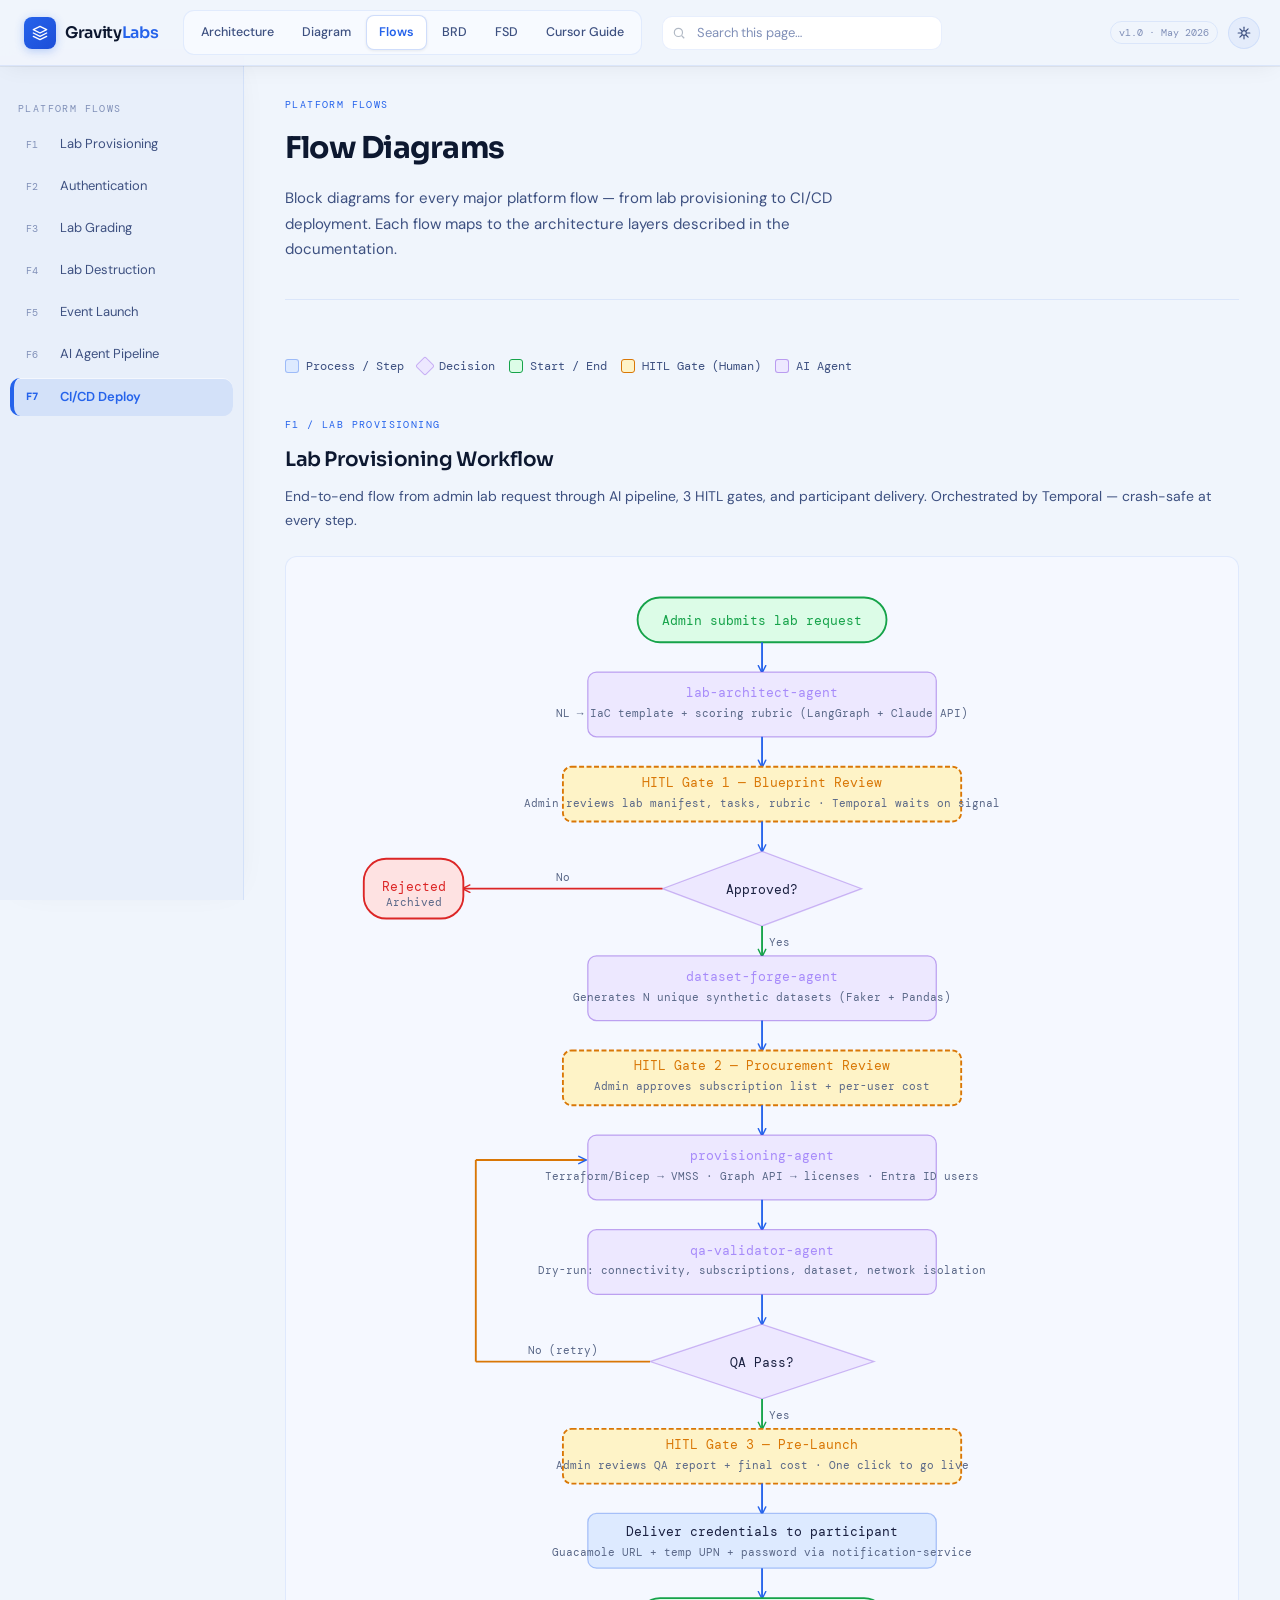
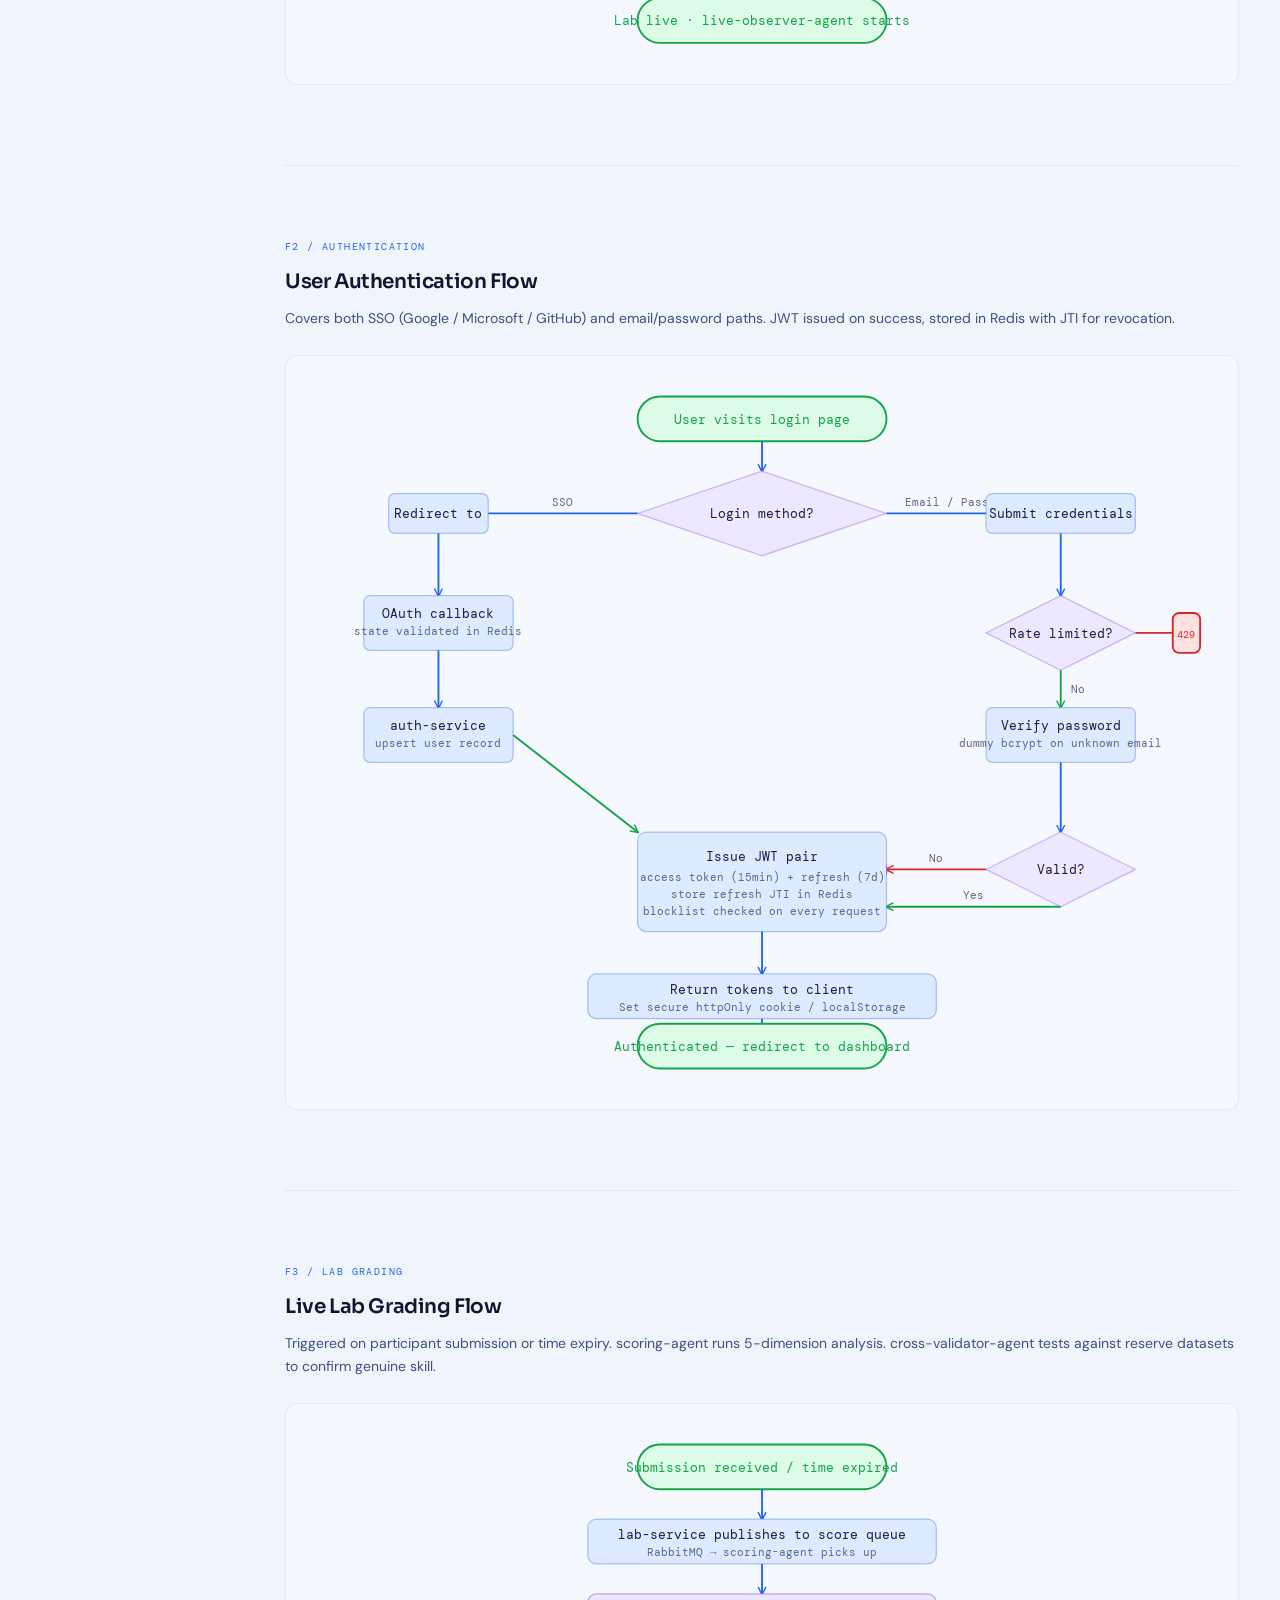
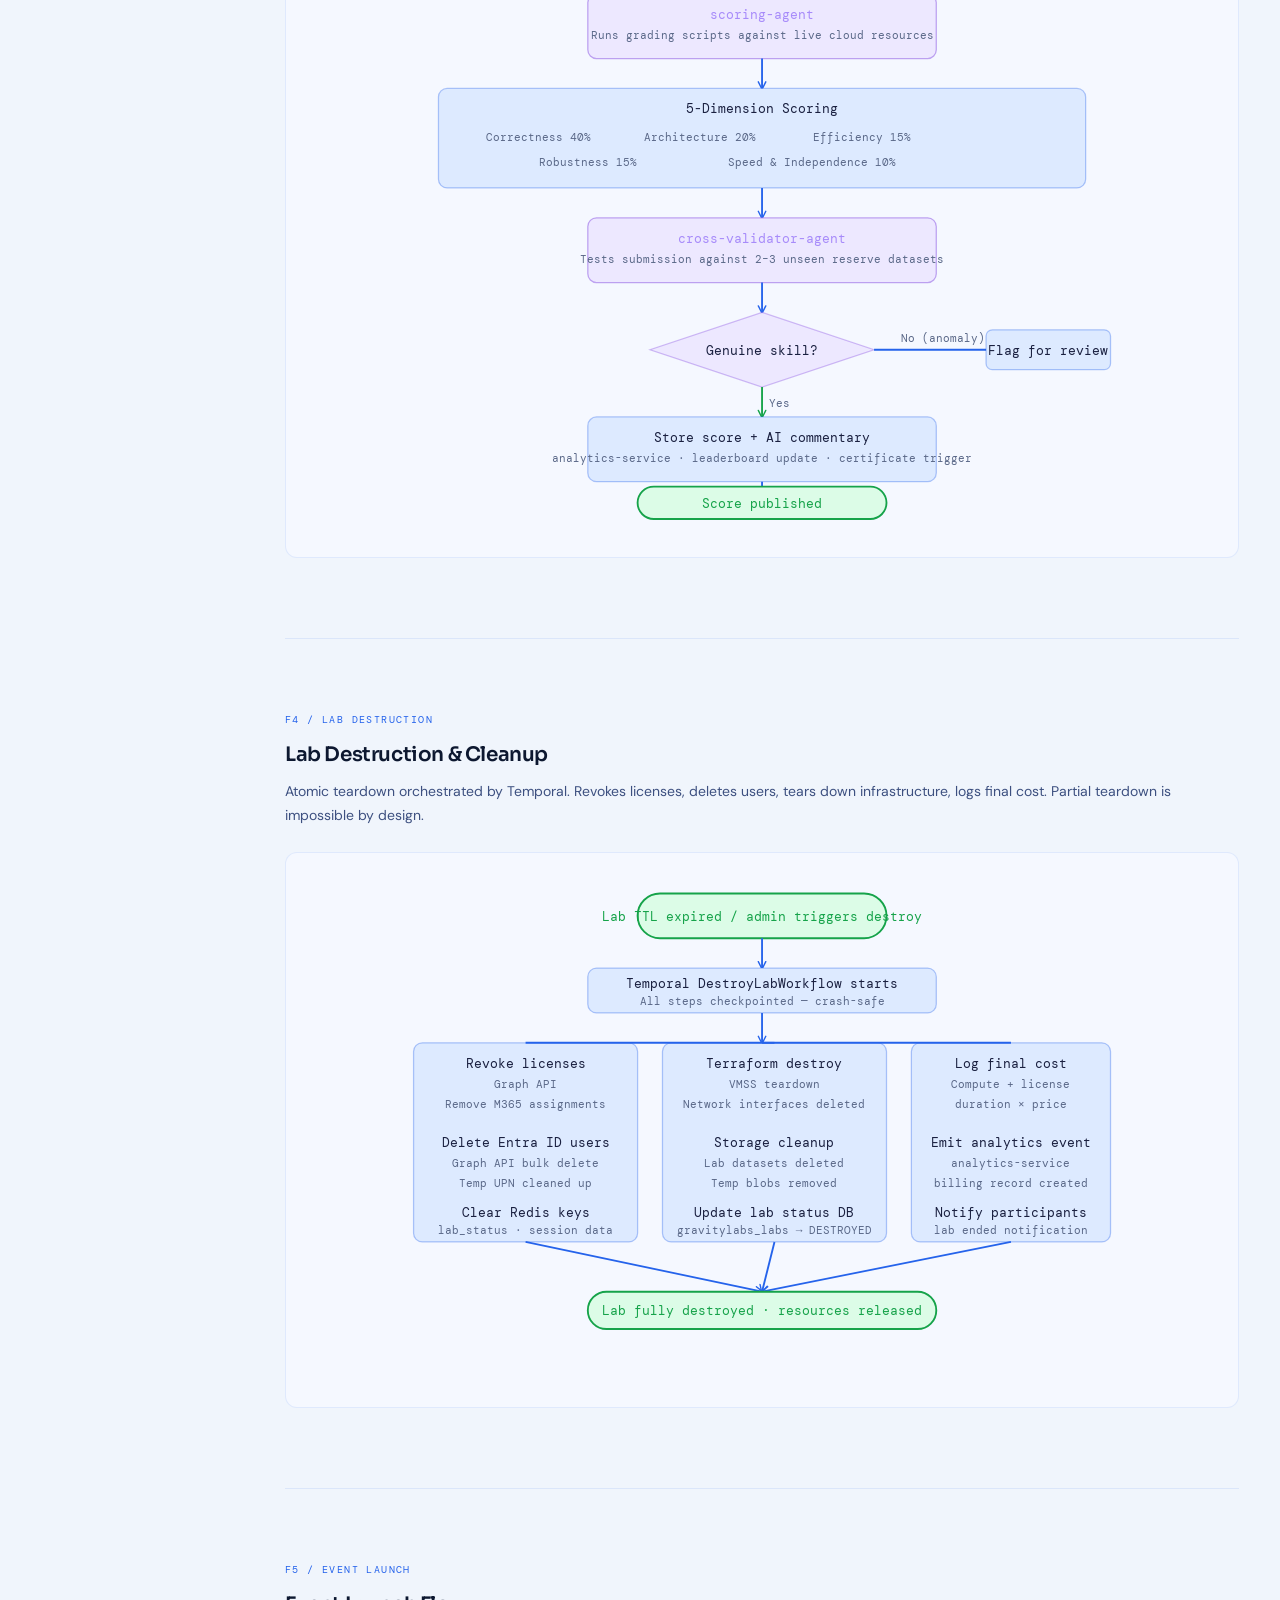
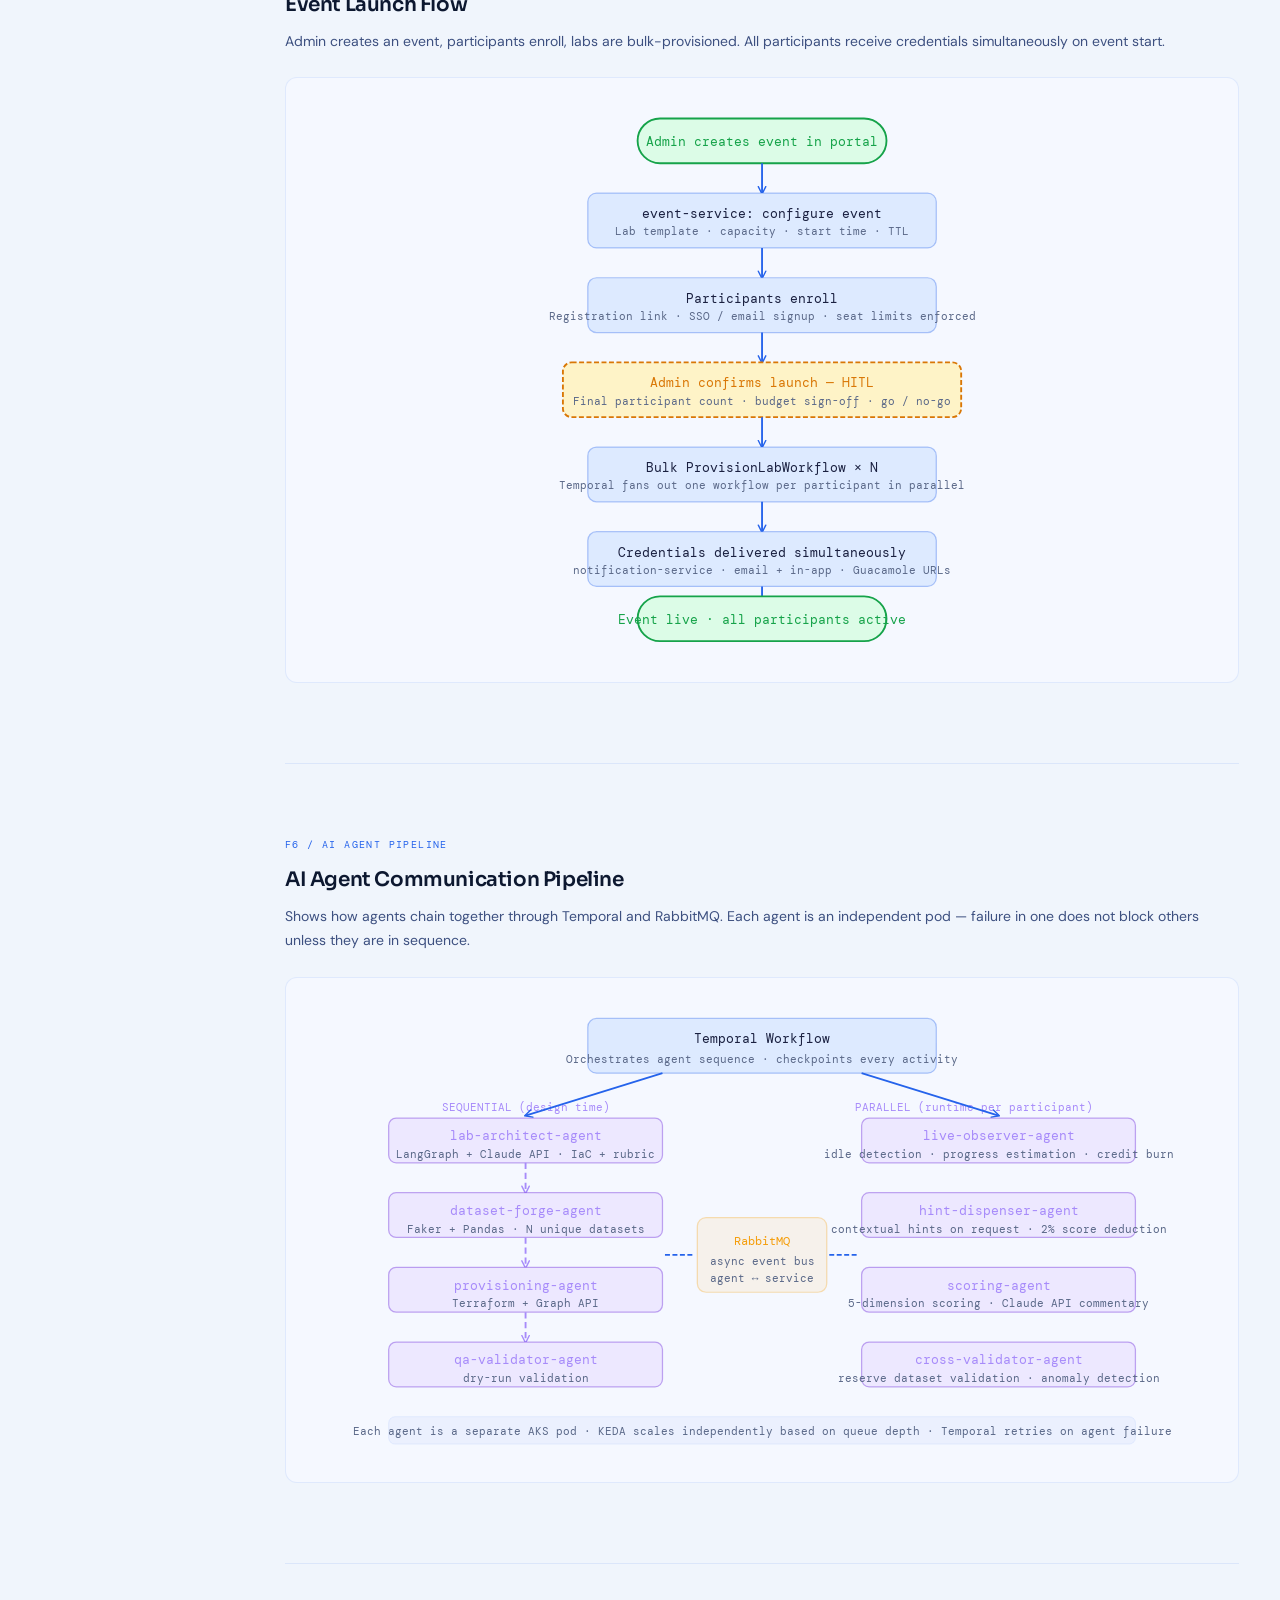
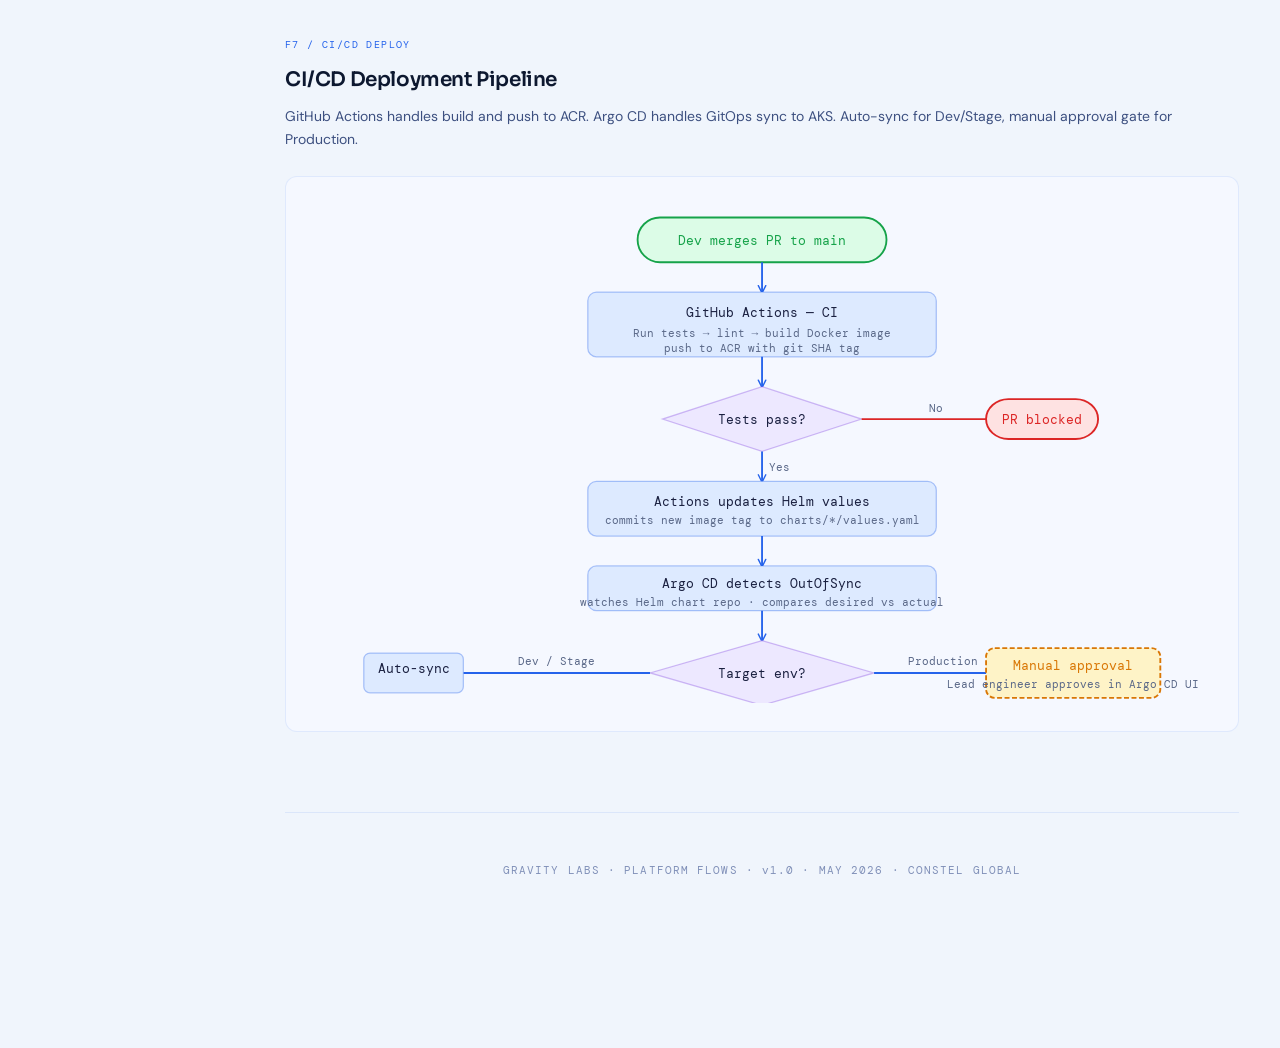
<file: flows.html>
<!DOCTYPE html>
<html lang="en" data-theme="dark">
<head>
<meta charset="UTF-8">
<meta name="viewport" content="width=device-width, initial-scale=1.0">
<title>Gravity Labs — Platform Flows</title>
<link rel="preconnect" href="https://fonts.googleapis.com">
<link href="https://fonts.googleapis.com/css2?family=Sora:wght@400;500;600;700&family=DM+Sans:wght@400;500&family=DM+Mono:wght@400;500&display=swap" rel="stylesheet">
<link rel="stylesheet" href="shared.css">
<link rel="stylesheet" href="flows.css">
</head>
<body>
<nav class="topnav">
  <a class="logo" href="index.html">
    <div class="logo-icon"><svg viewBox="0 0 24 24" fill="none" stroke="#fff" stroke-width="2" stroke-linecap="round" stroke-linejoin="round"><path d="M12 2L2 7l10 5 10-5-10-5z"/><path d="M2 17l10 5 10-5"/><path d="M2 12l10 5 10-5"/></svg></div>
    <span class="logo-wordmark">Gravity<span>Labs</span></span>
  </a>
  <div class="nav-tabs">
    <a class="nav-tab" href="index.html">Architecture</a>
    <a class="nav-tab " href="diagram.html">Diagram</a>
    <a class="nav-tab active" href="flows.html">Flows</a>
    <a class="nav-tab" href="brd.html">BRD</a>
    <a class="nav-tab" href="fsd.html">FSD</a>
    <a class="nav-tab" href="cursor.html">Cursor Guide</a>
  </div>
  <div class="nav-search-wrap" role="search">
    <label class="sr-only" for="gl-doc-search">Search this page</label>
    <input type="search" id="gl-doc-search" class="nav-search-input" placeholder="Search this page…" autocomplete="off" />
    <div id="gl-doc-search-results" class="nav-search-results" hidden></div>
  </div>
  <button type="button" class="nav-mtoggle" onclick="glToggleNav()" aria-label="Open section menu" aria-expanded="false" aria-controls="sidebar"><span></span><span></span><span></span></button>
  <div class="nav-right">
    <span class="version-badge">v1.0 · May 2026</span>
    <button class="theme-btn" onclick="toggleTheme()" aria-label="Toggle theme">
      <svg class="i-sun" viewBox="0 0 24 24" fill="none" stroke="currentColor" stroke-width="2" stroke-linecap="round" stroke-linejoin="round"><circle cx="12" cy="12" r="4"/><line x1="12" y1="2" x2="12" y2="6"/><line x1="12" y1="18" x2="12" y2="22"/><line x1="4.93" y1="4.93" x2="7.76" y2="7.76"/><line x1="16.24" y1="16.24" x2="19.07" y2="19.07"/><line x1="2" y1="12" x2="6" y2="12"/><line x1="18" y1="12" x2="22" y2="12"/><line x1="4.93" y1="19.07" x2="7.76" y2="16.24"/><line x1="16.24" y1="7.76" x2="19.07" y2="4.93"/></svg>
      <svg class="i-moon" viewBox="0 0 24 24" fill="none" stroke="currentColor" stroke-width="2" stroke-linecap="round" stroke-linejoin="round"><path d="M21 12.79A9 9 0 1 1 11.21 3 7 7 0 0 0 21 12.79z"/></svg>
    </button>
  </div>
</nav>

<div class="page-wrap">
<div class="sb-backdrop" id="sb-backdrop" onclick="glCloseNav()" aria-hidden="true"></div>
<aside class="sidebar" id="sidebar">
  <div class="sb-lbl">Platform Flows</div>
  <a class="sb-a active" href="#f1"><span class="n">F1</span>Lab Provisioning</a>
  <a class="sb-a" href="#f2"><span class="n">F2</span>Authentication</a>
  <a class="sb-a" href="#f3"><span class="n">F3</span>Lab Grading</a>
  <a class="sb-a" href="#f4"><span class="n">F4</span>Lab Destruction</a>
  <a class="sb-a" href="#f5"><span class="n">F5</span>Event Launch</a>
  <a class="sb-a" href="#f6"><span class="n">F6</span>AI Agent Pipeline</a>
  <a class="sb-a" href="#f7"><span class="n">F7</span>CI/CD Deploy</a>
</aside>

<div class="main-content" id="gl-search-scope">
  <div class="page-intro-flow">
    <div class="eyebrow">Platform Flows</div>
    <h1>Flow Diagrams</h1>
    <p>Block diagrams for every major platform flow — from lab provisioning to CI/CD deployment. Each flow maps to the architecture layers described in the documentation.</p>
  </div>

  <!-- LEGEND (global) -->
  <div class="flow-legend" style="margin-bottom:40px">
    <div class="fl-item"><div class="fl-box" style="background:var(--f-process);border-color:var(--f-process-s)"></div>Process / Step</div>
    <div class="fl-item"><div class="fl-diamond" style="background:var(--f-decision);border-color:var(--f-decision-s)"></div>Decision</div>
    <div class="fl-item"><div class="fl-box" style="background:var(--f-terminal-f);border-color:var(--f-terminal-s)"></div>Start / End</div>
    <div class="fl-item"><div class="fl-box" style="background:var(--f-hitl-f);border-color:var(--f-hitl-s)"></div>HITL Gate (Human)</div>
    <div class="fl-item"><div class="fl-box" style="background:var(--f-agent-f);border-color:var(--f-agent-s)"></div>AI Agent</div>
  </div>

  <!-- ═══════════════════════ F1: Lab Provisioning ═══════════════════════ -->
  <div class="flow-section" id="f1">
    <div class="eyebrow">F1 / Lab Provisioning</div>
    <h2 class="flow-title">Lab Provisioning Workflow</h2>
    <p class="flow-desc">End-to-end flow from admin lab request through AI pipeline, 3 HITL gates, and participant delivery. Orchestrated by Temporal — crash-safe at every step.</p>
    <div class="flow-card">
      <svg viewBox="0 0 720 860" xmlns="http://www.w3.org/2000/svg">
        <defs>
          <marker id="a1" viewBox="0 0 10 10" refX="8" refY="5" markerWidth="5" markerHeight="5" orient="auto"><path d="M1 1L9 5L1 9" fill="none" stroke-width="1.5" stroke-linecap="round" class="f-arr"/></marker>
          <marker id="a1g" viewBox="0 0 10 10" refX="8" refY="5" markerWidth="5" markerHeight="5" orient="auto"><path d="M1 1L9 5L1 9" fill="none" stroke="#16a34a" stroke-width="1.5" stroke-linecap="round"/></marker>
          <marker id="a1r" viewBox="0 0 10 10" refX="8" refY="5" markerWidth="5" markerHeight="5" orient="auto"><path d="M1 1L9 5L1 9" fill="none" stroke="#dc2626" stroke-width="1.5" stroke-linecap="round"/></marker>
        </defs>
        <style>
          .f-arr{stroke:var(--f-arrow)}
          .f-proc{fill:var(--f-process);stroke:var(--f-process-s);stroke-width:1}
          .f-agent{fill:var(--f-agent-f);stroke:var(--f-agent-s);stroke-width:1}
          .f-hitl{fill:var(--f-hitl-f);stroke:var(--f-hitl-s);stroke-width:1.5;stroke-dasharray:4,2}
          .f-term{fill:var(--f-terminal-f);stroke:var(--f-terminal-s);stroke-width:1.5}
          .f-term-e{fill:var(--f-terminal-e-f);stroke:var(--f-terminal-e-s);stroke-width:1.5}
          .f-dec{fill:var(--f-decision);stroke:var(--f-decision-s);stroke-width:1}
          .f-line{fill:none;stroke:var(--f-arrow);stroke-width:1.5}
          .f-line-g{fill:none;stroke:#16a34a;stroke-width:1.5}
          .f-line-r{fill:none;stroke:#dc2626;stroke-width:1.5}
          .f-line-y{fill:none;stroke:var(--f-arrow-y);stroke-width:1.5}
          .ft{font-family:'DM Mono',monospace;font-size:10.5px;fill:var(--f-text);text-anchor:middle}
          .fts{font-family:'DM Mono',monospace;font-size:9px;fill:var(--f-text2);text-anchor:middle}
          .ft-g{font-family:'DM Mono',monospace;font-size:10.5px;fill:#16a34a;text-anchor:middle}
          .ft-r{font-family:'DM Mono',monospace;font-size:10.5px;fill:#dc2626;text-anchor:middle}
          .ft-y{font-family:'DM Mono',monospace;font-size:10.5px;fill:var(--f-arrow-y);text-anchor:middle}
          .ft-p{font-family:'DM Mono',monospace;font-size:10.5px;fill:#a78bfa;text-anchor:middle}
          .lbl{font-family:'DM Mono',monospace;font-size:9px;fill:var(--f-text2);text-anchor:middle}
        </style>

        <!-- START -->
        <rect x="260" y="10" width="200" height="36" rx="18" class="f-term"/>
        <text x="360" y="32" class="ft-g">Admin submits lab request</text>

        <line x1="360" y1="46" x2="360" y2="70" class="f-line" marker-end="url(#a1)"/>

        <!-- Step 1: lab-architect-agent -->
        <rect x="220" y="70" width="280" height="52" rx="7" class="f-agent"/>
        <text x="360" y="90" class="ft-p">lab-architect-agent</text>
        <text x="360" y="106" class="fts">NL → IaC template + scoring rubric (LangGraph + Claude API)</text>

        <line x1="360" y1="122" x2="360" y2="146" class="f-line" marker-end="url(#a1)"/>

        <!-- HITL Gate 1 -->
        <rect x="200" y="146" width="320" height="44" rx="7" class="f-hitl"/>
        <text x="360" y="162" class="ft-y">HITL Gate 1 — Blueprint Review</text>
        <text x="360" y="178" class="fts">Admin reviews lab manifest, tasks, rubric · Temporal waits on signal</text>

        <line x1="360" y1="190" x2="360" y2="214" class="f-line" marker-end="url(#a1)"/>

        <!-- Decision: Approved? -->
        <polygon points="360,214 440,244 360,274 280,244" class="f-dec"/>
        <text x="360" y="248" class="ft">Approved?</text>

        <!-- No branch -->
        <line x1="280" y1="244" x2="120" y2="244" class="f-line-r" marker-end="url(#a1r)"/>
        <text x="200" y="238" class="lbl">No</text>
        <rect x="40" y="220" width="80" height="48" rx="18" class="f-term-e"/>
        <text x="80" y="246" class="ft-r">Rejected</text>
        <text x="80" y="258" class="fts">Archived</text>

        <!-- Yes -->
        <line x1="360" y1="274" x2="360" y2="298" class="f-line-g" marker-end="url(#a1g)"/>
        <text x="374" y="290" class="lbl">Yes</text>

        <!-- Step 2: dataset-forge-agent -->
        <rect x="220" y="298" width="280" height="52" rx="7" class="f-agent"/>
        <text x="360" y="318" class="ft-p">dataset-forge-agent</text>
        <text x="360" y="334" class="fts">Generates N unique synthetic datasets (Faker + Pandas)</text>

        <line x1="360" y1="350" x2="360" y2="374" class="f-line" marker-end="url(#a1)"/>

        <!-- HITL Gate 2 -->
        <rect x="200" y="374" width="320" height="44" rx="7" class="f-hitl"/>
        <text x="360" y="390" class="ft-y">HITL Gate 2 — Procurement Review</text>
        <text x="360" y="406" class="fts">Admin approves subscription list + per-user cost</text>

        <line x1="360" y1="418" x2="360" y2="442" class="f-line" marker-end="url(#a1)"/>

        <!-- Step 3: provisioning-agent -->
        <rect x="220" y="442" width="280" height="52" rx="7" class="f-agent"/>
        <text x="360" y="462" class="ft-p">provisioning-agent</text>
        <text x="360" y="478" class="fts">Terraform/Bicep → VMSS · Graph API → licenses · Entra ID users</text>

        <line x1="360" y1="494" x2="360" y2="518" class="f-line" marker-end="url(#a1)"/>

        <!-- Step 4: qa-validator-agent -->
        <rect x="220" y="518" width="280" height="52" rx="7" class="f-agent"/>
        <text x="360" y="538" class="ft-p">qa-validator-agent</text>
        <text x="360" y="554" class="fts">Dry-run: connectivity, subscriptions, dataset, network isolation</text>

        <line x1="360" y1="570" x2="360" y2="594" class="f-line" marker-end="url(#a1)"/>

        <!-- Decision: QA pass? -->
        <polygon points="360,594 450,624 360,654 270,624" class="f-dec"/>
        <text x="360" y="628" class="ft">QA Pass?</text>

        <!-- No: re-provision -->
        <line x1="270" y1="624" x2="130" y2="624" class="f-line-y"/>
        <text x="200" y="618" class="lbl">No (retry)</text>
        <line x1="130" y1="624" x2="130" y2="462" class="f-line-y"/>
        <line x1="130" y1="462" x2="218" y2="462" class="f-line-y" marker-end="url(#a1)"/>

        <!-- Yes -->
        <line x1="360" y1="654" x2="360" y2="678" class="f-line-g" marker-end="url(#a1g)"/>
        <text x="374" y="670" class="lbl">Yes</text>

        <!-- HITL Gate 3 -->
        <rect x="200" y="678" width="320" height="44" rx="7" class="f-hitl"/>
        <text x="360" y="694" class="ft-y">HITL Gate 3 — Pre-Launch</text>
        <text x="360" y="710" class="fts">Admin reviews QA report + final cost · One click to go live</text>

        <line x1="360" y1="722" x2="360" y2="746" class="f-line" marker-end="url(#a1)"/>

        <!-- Step 5: deliver -->
        <rect x="220" y="746" width="280" height="44" rx="7" class="f-proc"/>
        <text x="360" y="764" class="ft">Deliver credentials to participant</text>
        <text x="360" y="780" class="fts">Guacamole URL + temp UPN + password via notification-service</text>

        <line x1="360" y1="790" x2="360" y2="814" class="f-line" marker-end="url(#a1)"/>

        <!-- END -->
        <rect x="260" y="814" width="200" height="36" rx="18" class="f-term"/>
        <text x="360" y="836" class="ft-g">Lab live · live-observer-agent starts</text>
      </svg>
    </div>
  </div>
  <hr class="divider">

  <!-- ═══════════════════════ F2: Authentication ═══════════════════════ -->
  <div class="flow-section" id="f2">
    <div class="eyebrow">F2 / Authentication</div>
    <h2 class="flow-title">User Authentication Flow</h2>
    <p class="flow-desc">Covers both SSO (Google / Microsoft / GitHub) and email/password paths. JWT issued on success, stored in Redis with JTI for revocation.</p>
    <div class="flow-card">
      <svg viewBox="0 0 720 560" xmlns="http://www.w3.org/2000/svg">
        <defs>
          <marker id="a2" viewBox="0 0 10 10" refX="8" refY="5" markerWidth="5" markerHeight="5" orient="auto"><path d="M1 1L9 5L1 9" fill="none" stroke-width="1.5" stroke-linecap="round" class="f-arr"/></marker>
          <marker id="a2g" viewBox="0 0 10 10" refX="8" refY="5" markerWidth="5" markerHeight="5" orient="auto"><path d="M1 1L9 5L1 9" fill="none" stroke="#16a34a" stroke-width="1.5" stroke-linecap="round"/></marker>
          <marker id="a2r" viewBox="0 0 10 10" refX="8" refY="5" markerWidth="5" markerHeight="5" orient="auto"><path d="M1 1L9 5L1 9" fill="none" stroke="#dc2626" stroke-width="1.5" stroke-linecap="round"/></marker>
        </defs>
        <style>
          .f-arr{stroke:var(--f-arrow)}
          .f-proc{fill:var(--f-process);stroke:var(--f-process-s);stroke-width:1}
          .f-agent{fill:var(--f-agent-f);stroke:var(--f-agent-s);stroke-width:1}
          .f-term{fill:var(--f-terminal-f);stroke:var(--f-terminal-s);stroke-width:1.5}
          .f-term-e{fill:var(--f-terminal-e-f);stroke:var(--f-terminal-e-s);stroke-width:1.5}
          .f-dec{fill:var(--f-decision);stroke:var(--f-decision-s);stroke-width:1}
          .f-line{fill:none;stroke:var(--f-arrow);stroke-width:1.5}
          .f-line-g{fill:none;stroke:#16a34a;stroke-width:1.5}
          .f-line-r{fill:none;stroke:#dc2626;stroke-width:1.5}
          .ft{font-family:'DM Mono',monospace;font-size:10.5px;fill:var(--f-text);text-anchor:middle}
          .fts{font-family:'DM Mono',monospace;font-size:9px;fill:var(--f-text2);text-anchor:middle}
          .ft-g{font-family:'DM Mono',monospace;font-size:10.5px;fill:#16a34a;text-anchor:middle}
          .ft-r{font-family:'DM Mono',monospace;font-size:10.5px;fill:#dc2626;text-anchor:middle}
          .lbl{font-family:'DM Mono',monospace;font-size:9px;fill:var(--f-text2);text-anchor:middle}
        </style>

        <rect x="260" y="10" width="200" height="36" rx="18" class="f-term"/>
        <text x="360" y="32" class="ft-g">User visits login page</text>
        <line x1="360" y1="46" x2="360" y2="70" class="f-line" marker-end="url(#a2)"/>

        <!-- Decision: SSO or Email -->
        <polygon points="360,70 460,104 360,138 260,104" class="f-dec"/>
        <text x="360" y="108" class="ft">Login method?</text>

        <!-- SSO branch (left) -->
        <line x1="260" y1="104" x2="140" y2="104" class="f-line"/>
        <text x="200" y="98" class="lbl">SSO</text>
        <rect x="60" y="88" width="80" height="32" rx="5" class="f-proc"/>
        <text x="100" y="108" class="ft">Redirect to</text>

        <line x1="100" y1="120" x2="100" y2="170" class="f-line" marker-end="url(#a2)"/>
        <rect x="40" y="170" width="120" height="44" rx="5" class="f-proc"/>
        <text x="100" y="188" class="ft">OAuth callback</text>
        <text x="100" y="202" class="fts">state validated in Redis</text>

        <line x1="100" y1="214" x2="100" y2="260" class="f-line" marker-end="url(#a2)"/>
        <rect x="40" y="260" width="120" height="44" rx="5" class="f-proc"/>
        <text x="100" y="278" class="ft">auth-service</text>
        <text x="100" y="292" class="fts">upsert user record</text>

        <line x1="160" y1="282" x2="260" y2="360" class="f-line-g" marker-end="url(#a2g)"/>

        <!-- Email branch (right) -->
        <line x1="460" y1="104" x2="580" y2="104" class="f-line"/>
        <text x="520" y="98" class="lbl">Email / Password</text>
        <rect x="540" y="88" width="120" height="32" rx="5" class="f-proc"/>
        <text x="600" y="108" class="ft">Submit credentials</text>

        <line x1="600" y1="120" x2="600" y2="170" class="f-line" marker-end="url(#a2)"/>
        <polygon points="600,170 660,200 600,230 540,200" class="f-dec"/>
        <text x="600" y="204" class="ft">Rate limited?</text>

        <line x1="600" y1="230" x2="600" y2="260" class="f-line-g" marker-end="url(#a2g)"/>
        <text x="614" y="248" class="lbl">No</text>
        <rect x="540" y="260" width="120" height="44" rx="5" class="f-proc"/>
        <text x="600" y="278" class="ft">Verify password</text>
        <text x="600" y="292" class="fts">dummy bcrypt on unknown email</text>

        <!-- Rate limited → error -->
        <line x1="660" y1="200" x2="700" y2="200" class="f-line-r"/>
        <rect x="690" y="184" width="22" height="32" rx="5" class="f-term-e"/>
        <text x="701" y="204" class="ft-r" style="font-size:8px">429</text>

        <line x1="600" y1="304" x2="600" y2="360" class="f-line" marker-end="url(#a2)"/>
        <polygon points="600,360 660,390 600,420 540,390" class="f-dec"/>
        <text x="600" y="394" class="ft">Valid?</text>

        <line x1="540" y1="390" x2="460" y2="390" class="f-line-r" marker-end="url(#a2r)"/>
        <text x="500" y="384" class="lbl">No</text>
        <rect x="390" y="374" width="70" height="32" rx="18" class="f-term-e"/>
        <text x="425" y="394" class="ft-r">401 Error</text>

        <line x1="600" y1="420" x2="460" y2="420" class="f-line-g" marker-end="url(#a2g)"/>
        <text x="530" y="414" class="lbl">Yes</text>

        <!-- Issue JWT (center) -->
        <rect x="260" y="360" width="200" height="80" rx="7" class="f-proc"/>
        <text x="360" y="383" class="ft">Issue JWT pair</text>
        <text x="360" y="399" class="fts">access token (15min) + refresh (7d)</text>
        <text x="360" y="413" class="fts">store refresh JTI in Redis</text>
        <text x="360" y="427" class="fts">blocklist checked on every request</text>

        <line x1="360" y1="440" x2="360" y2="474" class="f-line" marker-end="url(#a2)"/>

        <rect x="220" y="474" width="280" height="36" rx="7" class="f-proc"/>
        <text x="360" y="490" class="ft">Return tokens to client</text>
        <text x="360" y="504" class="fts">Set secure httpOnly cookie / localStorage</text>

        <line x1="360" y1="510" x2="360" y2="534" class="f-line" marker-end="url(#a2)"/>
        <rect x="260" y="514" width="200" height="36" rx="18" class="f-term"/>
        <text x="360" y="536" class="ft-g">Authenticated — redirect to dashboard</text>
      </svg>
    </div>
  </div>
  <hr class="divider">

  <!-- ═══════════════════════ F3: Grading ═══════════════════════ -->
  <div class="flow-section" id="f3">
    <div class="eyebrow">F3 / Lab Grading</div>
    <h2 class="flow-title">Live Lab Grading Flow</h2>
    <p class="flow-desc">Triggered on participant submission or time expiry. scoring-agent runs 5-dimension analysis. cross-validator-agent tests against reserve datasets to confirm genuine skill.</p>
    <div class="flow-card">
      <svg viewBox="0 0 720 560" xmlns="http://www.w3.org/2000/svg">
        <defs><marker id="a3" viewBox="0 0 10 10" refX="8" refY="5" markerWidth="5" markerHeight="5" orient="auto"><path d="M1 1L9 5L1 9" fill="none" stroke-width="1.5" stroke-linecap="round" class="f-arr"/></marker><marker id="a3g" viewBox="0 0 10 10" refX="8" refY="5" markerWidth="5" markerHeight="5" orient="auto"><path d="M1 1L9 5L1 9" fill="none" stroke="#16a34a" stroke-width="1.5" stroke-linecap="round"/></marker></defs>
        <style>.f-arr{stroke:var(--f-arrow)}.f-proc{fill:var(--f-process);stroke:var(--f-process-s);stroke-width:1}.f-agent{fill:var(--f-agent-f);stroke:var(--f-agent-s);stroke-width:1}.f-term{fill:var(--f-terminal-f);stroke:var(--f-terminal-s);stroke-width:1.5}.f-dec{fill:var(--f-decision);stroke:var(--f-decision-s);stroke-width:1}.f-line{fill:none;stroke:var(--f-arrow);stroke-width:1.5}.f-line-g{fill:none;stroke:#16a34a;stroke-width:1.5}.ft{font-family:'DM Mono',monospace;font-size:10.5px;fill:var(--f-text);text-anchor:middle}.fts{font-family:'DM Mono',monospace;font-size:9px;fill:var(--f-text2);text-anchor:middle}.ft-g{font-family:'DM Mono',monospace;font-size:10.5px;fill:#16a34a;text-anchor:middle}.ft-p{font-family:'DM Mono',monospace;font-size:10.5px;fill:#a78bfa;text-anchor:middle}.lbl{font-family:'DM Mono',monospace;font-size:9px;fill:var(--f-text2);text-anchor:middle}</style>

        <rect x="260" y="10" width="200" height="36" rx="18" class="f-term"/>
        <text x="360" y="32" class="ft-g">Submission received / time expired</text>
        <line x1="360" y1="46" x2="360" y2="70" class="f-line" marker-end="url(#a3)"/>
        <rect x="220" y="70" width="280" height="36" rx="7" class="f-proc"/>
        <text x="360" y="86" class="ft">lab-service publishes to score queue</text>
        <text x="360" y="100" class="fts">RabbitMQ → scoring-agent picks up</text>
        <line x1="360" y1="106" x2="360" y2="130" class="f-line" marker-end="url(#a3)"/>
        <rect x="220" y="130" width="280" height="52" rx="7" class="f-agent"/>
        <text x="360" y="150" class="ft-p">scoring-agent</text>
        <text x="360" y="166" class="fts">Runs grading scripts against live cloud resources</text>
        <line x1="360" y1="182" x2="360" y2="206" class="f-line" marker-end="url(#a3)"/>
        <!-- 5 dimensions -->
        <rect x="100" y="206" width="520" height="80" rx="7" class="f-proc"/>
        <text x="360" y="226" class="ft">5-Dimension Scoring</text>
        <text x="180" y="248" class="fts">Correctness 40%</text>
        <text x="310" y="248" class="fts">Architecture 20%</text>
        <text x="440" y="248" class="fts">Efficiency 15%</text>
        <text x="220" y="268" class="fts">Robustness 15%</text>
        <text x="400" y="268" class="fts">Speed &amp; Independence 10%</text>
        <line x1="360" y1="286" x2="360" y2="310" class="f-line" marker-end="url(#a3)"/>
        <rect x="220" y="310" width="280" height="52" rx="7" class="f-agent"/>
        <text x="360" y="330" class="ft-p">cross-validator-agent</text>
        <text x="360" y="346" class="fts">Tests submission against 2–3 unseen reserve datasets</text>
        <line x1="360" y1="362" x2="360" y2="386" class="f-line" marker-end="url(#a3)"/>
        <polygon points="360,386 450,416 360,446 270,416" class="f-dec"/>
        <text x="360" y="420" class="ft">Genuine skill?</text>
        <line x1="450" y1="416" x2="560" y2="416" class="f-line"/>
        <text x="505" y="410" class="lbl">No (anomaly)</text>
        <rect x="540" y="400" width="100" height="32" rx="5" class="f-proc"/>
        <text x="590" y="420" class="ft">Flag for review</text>
        <line x1="360" y1="446" x2="360" y2="470" class="f-line-g" marker-end="url(#a3g)"/>
        <text x="374" y="462" class="lbl">Yes</text>
        <rect x="220" y="470" width="280" height="52" rx="7" class="f-proc"/>
        <text x="360" y="490" class="ft">Store score + AI commentary</text>
        <text x="360" y="506" class="fts">analytics-service · leaderboard update · certificate trigger</text>
        <line x1="360" y1="522" x2="360" y2="546" class="f-line" marker-end="url(#a3)"/>
        <rect x="260" y="526" width="200" height="26" rx="13" class="f-term"/>
        <text x="360" y="543" class="ft-g">Score published</text>
      </svg>
    </div>
  </div>
  <hr class="divider">

  <!-- ═══════════════════════ F4: Destruction ═══════════════════════ -->
  <div class="flow-section" id="f4">
    <div class="eyebrow">F4 / Lab Destruction</div>
    <h2 class="flow-title">Lab Destruction &amp; Cleanup</h2>
    <p class="flow-desc">Atomic teardown orchestrated by Temporal. Revokes licenses, deletes users, tears down infrastructure, logs final cost. Partial teardown is impossible by design.</p>
    <div class="flow-card">
      <svg viewBox="0 0 720 400" xmlns="http://www.w3.org/2000/svg">
        <defs><marker id="a4" viewBox="0 0 10 10" refX="8" refY="5" markerWidth="5" markerHeight="5" orient="auto"><path d="M1 1L9 5L1 9" fill="none" stroke-width="1.5" stroke-linecap="round" class="f-arr"/></marker></defs>
        <style>.f-arr{stroke:var(--f-arrow)}.f-proc{fill:var(--f-process);stroke:var(--f-process-s);stroke-width:1}.f-agent{fill:var(--f-agent-f);stroke:var(--f-agent-s);stroke-width:1}.f-term{fill:var(--f-terminal-f);stroke:var(--f-terminal-s);stroke-width:1.5}.f-term-e{fill:var(--f-terminal-e-f);stroke:var(--f-terminal-e-s);stroke-width:1.5}.f-line{fill:none;stroke:var(--f-arrow);stroke-width:1.5}.ft{font-family:'DM Mono',monospace;font-size:10.5px;fill:var(--f-text);text-anchor:middle}.fts{font-family:'DM Mono',monospace;font-size:9px;fill:var(--f-text2);text-anchor:middle}.ft-g{font-family:'DM Mono',monospace;font-size:10.5px;fill:#16a34a;text-anchor:middle}</style>

        <rect x="260" y="10" width="200" height="36" rx="18" class="f-term"/>
        <text x="360" y="32" class="ft-g">Lab TTL expired / admin triggers destroy</text>
        <line x1="360" y1="46" x2="360" y2="70" class="f-line" marker-end="url(#a4)"/>
        <rect x="220" y="70" width="280" height="36" rx="7" class="f-proc"/>
        <text x="360" y="86" class="ft">Temporal DestroyLabWorkflow starts</text>
        <text x="360" y="100" class="fts">All steps checkpointed — crash-safe</text>
        <line x1="360" y1="106" x2="360" y2="130" class="f-line" marker-end="url(#a4)"/>
        <!-- parallel steps -->
        <rect x="80" y="130" width="180" height="160" rx="7" class="f-proc"/>
        <text x="170" y="150" class="ft">Revoke licenses</text>
        <text x="170" y="166" class="fts">Graph API</text>
        <text x="170" y="182" class="fts">Remove M365 assignments</text>
        <text x="170" y="214" class="ft">Delete Entra ID users</text>
        <text x="170" y="230" class="fts">Graph API bulk delete</text>
        <text x="170" y="246" class="fts">Temp UPN cleaned up</text>
        <text x="170" y="270" class="ft">Clear Redis keys</text>
        <text x="170" y="284" class="fts">lab_status · session data</text>

        <rect x="280" y="130" width="180" height="160" rx="7" class="f-proc"/>
        <text x="370" y="150" class="ft">Terraform destroy</text>
        <text x="370" y="166" class="fts">VMSS teardown</text>
        <text x="370" y="182" class="fts">Network interfaces deleted</text>
        <text x="370" y="214" class="ft">Storage cleanup</text>
        <text x="370" y="230" class="fts">Lab datasets deleted</text>
        <text x="370" y="246" class="fts">Temp blobs removed</text>
        <text x="370" y="270" class="ft">Update lab status DB</text>
        <text x="370" y="284" class="fts">gravitylabs_labs → DESTROYED</text>

        <rect x="480" y="130" width="160" height="160" rx="7" class="f-proc"/>
        <text x="560" y="150" class="ft">Log final cost</text>
        <text x="560" y="166" class="fts">Compute + license</text>
        <text x="560" y="182" class="fts">duration × price</text>
        <text x="560" y="214" class="ft">Emit analytics event</text>
        <text x="560" y="230" class="fts">analytics-service</text>
        <text x="560" y="246" class="fts">billing record created</text>
        <text x="560" y="270" class="ft">Notify participants</text>
        <text x="560" y="284" class="fts">lab ended notification</text>

        <line x1="360" y1="130" x2="170" y2="130" class="f-line"/>
        <line x1="360" y1="130" x2="370" y2="130" class="f-line"/>
        <line x1="360" y1="130" x2="560" y2="130" class="f-line"/>

        <line x1="170" y1="290" x2="360" y2="330" class="f-line" marker-end="url(#a4)"/>
        <line x1="370" y1="290" x2="360" y2="330" class="f-line" marker-end="url(#a4)"/>
        <line x1="560" y1="290" x2="360" y2="330" class="f-line" marker-end="url(#a4)"/>

        <rect x="220" y="330" width="280" height="30" rx="15" class="f-term"/>
        <text x="360" y="349" class="ft-g">Lab fully destroyed · resources released</text>
      </svg>
    </div>
  </div>
  <hr class="divider">

  <!-- ═══════════════════════ F5: Event Launch ═══════════════════════ -->
  <div class="flow-section" id="f5">
    <div class="eyebrow">F5 / Event Launch</div>
    <h2 class="flow-title">Event Launch Flow</h2>
    <p class="flow-desc">Admin creates an event, participants enroll, labs are bulk-provisioned. All participants receive credentials simultaneously on event start.</p>
    <div class="flow-card">
      <svg viewBox="0 0 720 440" xmlns="http://www.w3.org/2000/svg">
        <defs><marker id="a5" viewBox="0 0 10 10" refX="8" refY="5" markerWidth="5" markerHeight="5" orient="auto"><path d="M1 1L9 5L1 9" fill="none" stroke-width="1.5" stroke-linecap="round" class="f-arr"/></marker></defs>
        <style>.f-arr{stroke:var(--f-arrow)}.f-proc{fill:var(--f-process);stroke:var(--f-process-s);stroke-width:1}.f-hitl{fill:var(--f-hitl-f);stroke:var(--f-hitl-s);stroke-width:1.5;stroke-dasharray:4,2}.f-term{fill:var(--f-terminal-f);stroke:var(--f-terminal-s);stroke-width:1.5}.f-line{fill:none;stroke:var(--f-arrow);stroke-width:1.5}.ft{font-family:'DM Mono',monospace;font-size:10.5px;fill:var(--f-text);text-anchor:middle}.fts{font-family:'DM Mono',monospace;font-size:9px;fill:var(--f-text2);text-anchor:middle}.ft-g{font-family:'DM Mono',monospace;font-size:10.5px;fill:#16a34a;text-anchor:middle}.ft-y{font-family:'DM Mono',monospace;font-size:10.5px;fill:var(--f-arrow-y);text-anchor:middle}</style>

        <rect x="260" y="10" width="200" height="36" rx="18" class="f-term"/>
        <text x="360" y="32" class="ft-g">Admin creates event in portal</text>
        <line x1="360" y1="46" x2="360" y2="70" class="f-line" marker-end="url(#a5)"/>
        <rect x="220" y="70" width="280" height="44" rx="7" class="f-proc"/>
        <text x="360" y="90" class="ft">event-service: configure event</text>
        <text x="360" y="104" class="fts">Lab template · capacity · start time · TTL</text>
        <line x1="360" y1="114" x2="360" y2="138" class="f-line" marker-end="url(#a5)"/>
        <rect x="220" y="138" width="280" height="44" rx="7" class="f-proc"/>
        <text x="360" y="158" class="ft">Participants enroll</text>
        <text x="360" y="172" class="fts">Registration link · SSO / email signup · seat limits enforced</text>
        <line x1="360" y1="182" x2="360" y2="206" class="f-line" marker-end="url(#a5)"/>
        <rect x="200" y="206" width="320" height="44" rx="7" class="f-hitl"/>
        <text x="360" y="226" class="ft-y">Admin confirms launch — HITL</text>
        <text x="360" y="240" class="fts">Final participant count · budget sign-off · go / no-go</text>
        <line x1="360" y1="250" x2="360" y2="274" class="f-line" marker-end="url(#a5)"/>
        <rect x="220" y="274" width="280" height="44" rx="7" class="f-proc"/>
        <text x="360" y="294" class="ft">Bulk ProvisionLabWorkflow × N</text>
        <text x="360" y="308" class="fts">Temporal fans out one workflow per participant in parallel</text>
        <line x1="360" y1="318" x2="360" y2="342" class="f-line" marker-end="url(#a5)"/>
        <rect x="220" y="342" width="280" height="44" rx="7" class="f-proc"/>
        <text x="360" y="362" class="ft">Credentials delivered simultaneously</text>
        <text x="360" y="376" class="fts">notification-service · email + in-app · Guacamole URLs</text>
        <line x1="360" y1="386" x2="360" y2="410" class="f-line" marker-end="url(#a5)"/>
        <rect x="260" y="394" width="200" height="36" rx="18" class="f-term"/>
        <text x="360" y="416" class="ft-g">Event live · all participants active</text>
      </svg>
    </div>
  </div>
  <hr class="divider">

  <!-- ═══════════════════════ F6: AI Agent Pipeline ═══════════════════════ -->
  <div class="flow-section" id="f6">
    <div class="eyebrow">F6 / AI Agent Pipeline</div>
    <h2 class="flow-title">AI Agent Communication Pipeline</h2>
    <p class="flow-desc">Shows how agents chain together through Temporal and RabbitMQ. Each agent is an independent pod — failure in one does not block others unless they are in sequence.</p>
    <div class="flow-card">
      <svg viewBox="0 0 720 360" xmlns="http://www.w3.org/2000/svg">
        <defs><marker id="a6" viewBox="0 0 10 10" refX="8" refY="5" markerWidth="5" markerHeight="5" orient="auto"><path d="M1 1L9 5L1 9" fill="none" stroke-width="1.5" stroke-linecap="round" class="f-arr"/></marker><marker id="a6p" viewBox="0 0 10 10" refX="8" refY="5" markerWidth="5" markerHeight="5" orient="auto"><path d="M1 1L9 5L1 9" fill="none" stroke="#a78bfa" stroke-width="1.5" stroke-linecap="round"/></marker></defs>
        <style>.f-arr{stroke:var(--f-arrow)}.f-proc{fill:var(--f-process);stroke:var(--f-process-s);stroke-width:1}.f-agent{fill:var(--f-agent-f);stroke:var(--f-agent-s);stroke-width:1}.f-term{fill:var(--f-terminal-f);stroke:var(--f-terminal-s);stroke-width:1.5}.f-line{fill:none;stroke:var(--f-arrow);stroke-width:1.5}.f-line-p{fill:none;stroke:#a78bfa;stroke-width:1.5;stroke-dasharray:5,3}.ft{font-family:'DM Mono',monospace;font-size:10.5px;fill:var(--f-text);text-anchor:middle}.fts{font-family:'DM Mono',monospace;font-size:9px;fill:var(--f-text2);text-anchor:middle}.ft-g{font-family:'DM Mono',monospace;font-size:10.5px;fill:#16a34a;text-anchor:middle}.ft-p{font-family:'DM Mono',monospace;font-size:10.5px;fill:#a78bfa;text-anchor:middle}</style>

        <!-- Temporal orchestrator (top) -->
        <rect x="220" y="10" width="280" height="44" rx="7" class="f-proc"/>
        <text x="360" y="30" class="ft">Temporal Workflow</text>
        <text x="360" y="46" class="fts">Orchestrates agent sequence · checkpoints every activity</text>

        <!-- Sequential agents (left column - design time) -->
        <text x="170" y="84" class="ft-p" style="font-size:9px">SEQUENTIAL (design time)</text>
        <rect x="60" y="90" width="220" height="36" rx="6" class="f-agent"/>
        <text x="170" y="108" class="ft-p">lab-architect-agent</text>
        <text x="170" y="122" class="fts">LangGraph + Claude API · IaC + rubric</text>
        <line x1="170" y1="126" x2="170" y2="150" class="f-line-p" marker-end="url(#a6p)"/>
        <rect x="60" y="150" width="220" height="36" rx="6" class="f-agent"/>
        <text x="170" y="168" class="ft-p">dataset-forge-agent</text>
        <text x="170" y="182" class="fts">Faker + Pandas · N unique datasets</text>
        <line x1="170" y1="186" x2="170" y2="210" class="f-line-p" marker-end="url(#a6p)"/>
        <rect x="60" y="210" width="220" height="36" rx="6" class="f-agent"/>
        <text x="170" y="228" class="ft-p">provisioning-agent</text>
        <text x="170" y="242" class="fts">Terraform + Graph API</text>
        <line x1="170" y1="246" x2="170" y2="270" class="f-line-p" marker-end="url(#a6p)"/>
        <rect x="60" y="270" width="220" height="36" rx="6" class="f-agent"/>
        <text x="170" y="288" class="ft-p">qa-validator-agent</text>
        <text x="170" y="302" class="fts">dry-run validation</text>

        <!-- Parallel agents (right column - runtime) -->
        <text x="530" y="84" class="ft-p" style="font-size:9px">PARALLEL (runtime per participant)</text>
        <rect x="440" y="90" width="220" height="36" rx="6" class="f-agent"/>
        <text x="550" y="108" class="ft-p">live-observer-agent</text>
        <text x="550" y="122" class="fts">idle detection · progress estimation · credit burn</text>
        <rect x="440" y="150" width="220" height="36" rx="6" class="f-agent"/>
        <text x="550" y="168" class="ft-p">hint-dispenser-agent</text>
        <text x="550" y="182" class="fts">contextual hints on request · 2% score deduction</text>
        <rect x="440" y="210" width="220" height="36" rx="6" class="f-agent"/>
        <text x="550" y="228" class="ft-p">scoring-agent</text>
        <text x="550" y="242" class="fts">5-dimension scoring · Claude API commentary</text>
        <rect x="440" y="270" width="220" height="36" rx="6" class="f-agent"/>
        <text x="550" y="288" class="ft-p">cross-validator-agent</text>
        <text x="550" y="302" class="fts">reserve dataset validation · anomaly detection</text>

        <!-- Temporal connects to both columns -->
        <line x1="280" y1="54" x2="170" y2="88" class="f-line" marker-end="url(#a6)"/>
        <line x1="440" y1="54" x2="550" y2="88" class="f-line" marker-end="url(#a6)"/>

        <!-- RabbitMQ in middle -->
        <rect x="308" y="170" width="104" height="60" rx="7" style="fill:rgba(245,158,11,0.08);stroke:rgba(245,158,11,0.3);stroke-width:1"/>
        <text x="360" y="192" class="ft" style="font-size:9.5px;fill:#f59e0b">RabbitMQ</text>
        <text x="360" y="208" class="fts">async event bus</text>
        <text x="360" y="222" class="fts">agent ↔ service</text>
        <line x1="282" y1="200" x2="306" y2="200" class="f-line" style="stroke-dasharray:4,2"/>
        <line x1="414" y1="200" x2="438" y2="200" class="f-line" style="stroke-dasharray:4,2"/>

        <!-- Legend note -->
        <rect x="60" y="330" width="600" height="22" rx="5" style="fill:rgba(37,99,235,0.05);stroke:rgba(37,99,235,0.12);stroke-width:0.5"/>
        <text x="360" y="345" style="font-family:'DM Mono',monospace;font-size:9px;fill:var(--f-text2);text-anchor:middle">Each agent is a separate AKS pod · KEDA scales independently based on queue depth · Temporal retries on agent failure</text>
      </svg>
    </div>
  </div>
  <hr class="divider">

  <!-- ═══════════════════════ F7: CI/CD ═══════════════════════ -->
  <div class="flow-section" id="f7">
    <div class="eyebrow">F7 / CI/CD Deploy</div>
    <h2 class="flow-title">CI/CD Deployment Pipeline</h2>
    <p class="flow-desc">GitHub Actions handles build and push to ACR. Argo CD handles GitOps sync to AKS. Auto-sync for Dev/Stage, manual approval gate for Production.</p>
    <div class="flow-card">
      <svg viewBox="0 0 720 400" xmlns="http://www.w3.org/2000/svg">
        <defs><marker id="a7" viewBox="0 0 10 10" refX="8" refY="5" markerWidth="5" markerHeight="5" orient="auto"><path d="M1 1L9 5L1 9" fill="none" stroke-width="1.5" stroke-linecap="round" class="f-arr"/></marker><marker id="a7r" viewBox="0 0 10 10" refX="8" refY="5" markerWidth="5" markerHeight="5" orient="auto"><path d="M1 1L9 5L1 9" fill="none" stroke="#dc2626" stroke-width="1.5" stroke-linecap="round"/></marker></defs>
        <style>.f-arr{stroke:var(--f-arrow)}.f-proc{fill:var(--f-process);stroke:var(--f-process-s);stroke-width:1}.f-hitl{fill:var(--f-hitl-f);stroke:var(--f-hitl-s);stroke-width:1.5;stroke-dasharray:4,2}.f-term{fill:var(--f-terminal-f);stroke:var(--f-terminal-s);stroke-width:1.5}.f-term-e{fill:var(--f-terminal-e-f);stroke:var(--f-terminal-e-s);stroke-width:1.5}.f-dec{fill:var(--f-decision);stroke:var(--f-decision-s);stroke-width:1}.f-line{fill:none;stroke:var(--f-arrow);stroke-width:1.5}.f-line-r{fill:none;stroke:#dc2626;stroke-width:1.5}.ft{font-family:'DM Mono',monospace;font-size:10.5px;fill:var(--f-text);text-anchor:middle}.fts{font-family:'DM Mono',monospace;font-size:9px;fill:var(--f-text2);text-anchor:middle}.ft-g{font-family:'DM Mono',monospace;font-size:10.5px;fill:#16a34a;text-anchor:middle}.ft-r{font-family:'DM Mono',monospace;font-size:10.5px;fill:#dc2626;text-anchor:middle}.ft-y{font-family:'DM Mono',monospace;font-size:10.5px;fill:var(--f-arrow-y);text-anchor:middle}.lbl{font-family:'DM Mono',monospace;font-size:9px;fill:var(--f-text2);text-anchor:middle}</style>

        <rect x="260" y="10" width="200" height="36" rx="18" class="f-term"/>
        <text x="360" y="32" class="ft-g">Dev merges PR to main</text>
        <line x1="360" y1="46" x2="360" y2="70" class="f-line" marker-end="url(#a7)"/>
        <rect x="220" y="70" width="280" height="52" rx="7" class="f-proc"/>
        <text x="360" y="90" class="ft">GitHub Actions — CI</text>
        <text x="360" y="106" class="fts">Run tests → lint → build Docker image</text>
        <text x="360" y="118" class="fts">push to ACR with git SHA tag</text>
        <line x1="360" y1="122" x2="360" y2="146" class="f-line" marker-end="url(#a7)"/>
        <polygon points="360,146 440,172 360,198 280,172" class="f-dec"/>
        <text x="360" y="176" class="ft">Tests pass?</text>
        <line x1="440" y1="172" x2="560" y2="172" class="f-line-r" marker-end="url(#a7r)"/>
        <text x="500" y="166" class="lbl">No</text>
        <rect x="540" y="156" width="90" height="32" rx="18" class="f-term-e"/>
        <text x="585" y="176" class="ft-r">PR blocked</text>
        <line x1="360" y1="198" x2="360" y2="222" class="f-line" marker-end="url(#a7)"/>
        <text x="374" y="214" class="lbl">Yes</text>
        <rect x="220" y="222" width="280" height="44" rx="7" class="f-proc"/>
        <text x="360" y="242" class="ft">Actions updates Helm values</text>
        <text x="360" y="256" class="fts">commits new image tag to charts/*/values.yaml</text>
        <line x1="360" y1="266" x2="360" y2="290" class="f-line" marker-end="url(#a7)"/>
        <rect x="220" y="290" width="280" height="36" rx="7" class="f-proc"/>
        <text x="360" y="308" class="ft">Argo CD detects OutOfSync</text>
        <text x="360" y="322" class="fts">watches Helm chart repo · compares desired vs actual</text>
        <line x1="360" y1="326" x2="360" y2="350" class="f-line" marker-end="url(#a7)"/>
        <polygon points="360,350 450,376 360,402 270,376" class="f-dec"/>
        <text x="360" y="380" class="ft">Target env?</text>
        <line x1="270" y1="376" x2="120" y2="376" class="f-line"/>
        <text x="195" y="370" class="lbl">Dev / Stage</text>
        <rect x="40" y="360" width="80" height="32" rx="5" class="f-proc"/>
        <text x="80" y="376" class="ft">Auto-sync</text>
        <line x1="450" y1="376" x2="560" y2="376" class="f-line"/>
        <text x="505" y="370" class="lbl">Production</text>
        <rect x="540" y="356" width="140" height="40" rx="7" class="f-hitl"/>
        <text x="610" y="374" class="ft-y">Manual approval</text>
        <text x="610" y="388" class="fts">Lead engineer approves in Argo CD UI</text>
      </svg>
    </div>
  </div>

  <div style="text-align:center;padding:48px 0;color:var(--text3);font-family:'DM Mono',monospace;font-size:11px;letter-spacing:0.1em;border-top:1px solid var(--border);margin-top:40px">
    GRAVITY LABS · PLATFORM FLOWS · v1.0 · MAY 2026 · CONSTEL GLOBAL
  </div>

</div>
</div>

<script>
function toggleTheme(){const h=document.documentElement;const t=h.getAttribute('data-theme')==='dark'?'light':'dark';h.setAttribute('data-theme',t);localStorage.setItem('gl-theme',t)}
(function(){const s=localStorage.getItem('gl-theme');if(s)document.documentElement.setAttribute('data-theme',s);else if(window.matchMedia('(prefers-color-scheme: light)').matches)document.documentElement.setAttribute('data-theme','light')})();
const sections=document.querySelectorAll('.flow-section');
const links=document.querySelectorAll('.sb-a');
const obs=new IntersectionObserver(entries=>{entries.forEach(e=>{if(e.isIntersecting){const id=e.target.id;links.forEach(l=>{l.classList.remove('active');if(l.getAttribute('href')==='#'+id)l.classList.add('active')})}})},{rootMargin:'-20% 0px -70% 0px'});
sections.forEach(s=>obs.observe(s));
</script>
<script src="docs-nav.js"></script>
<script src="docs-search.js"></script>
</body>
</html>
</file>
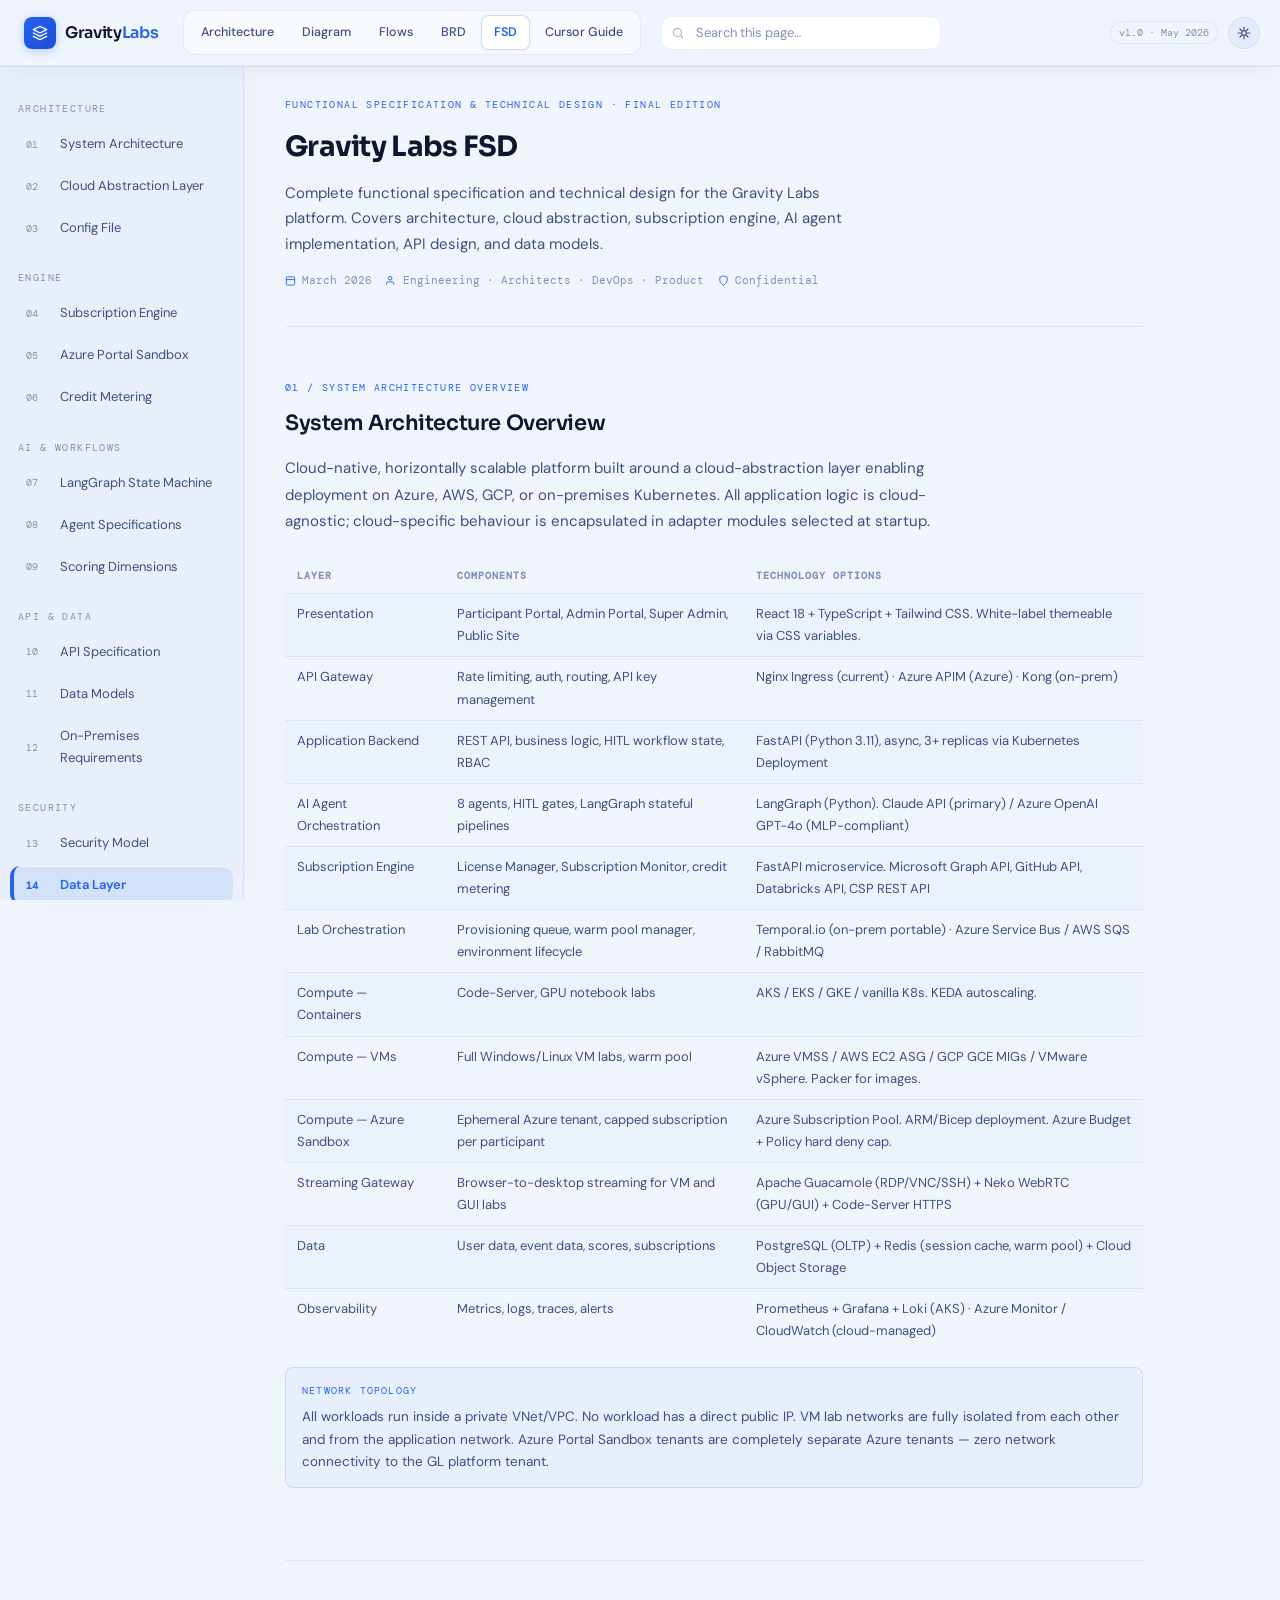
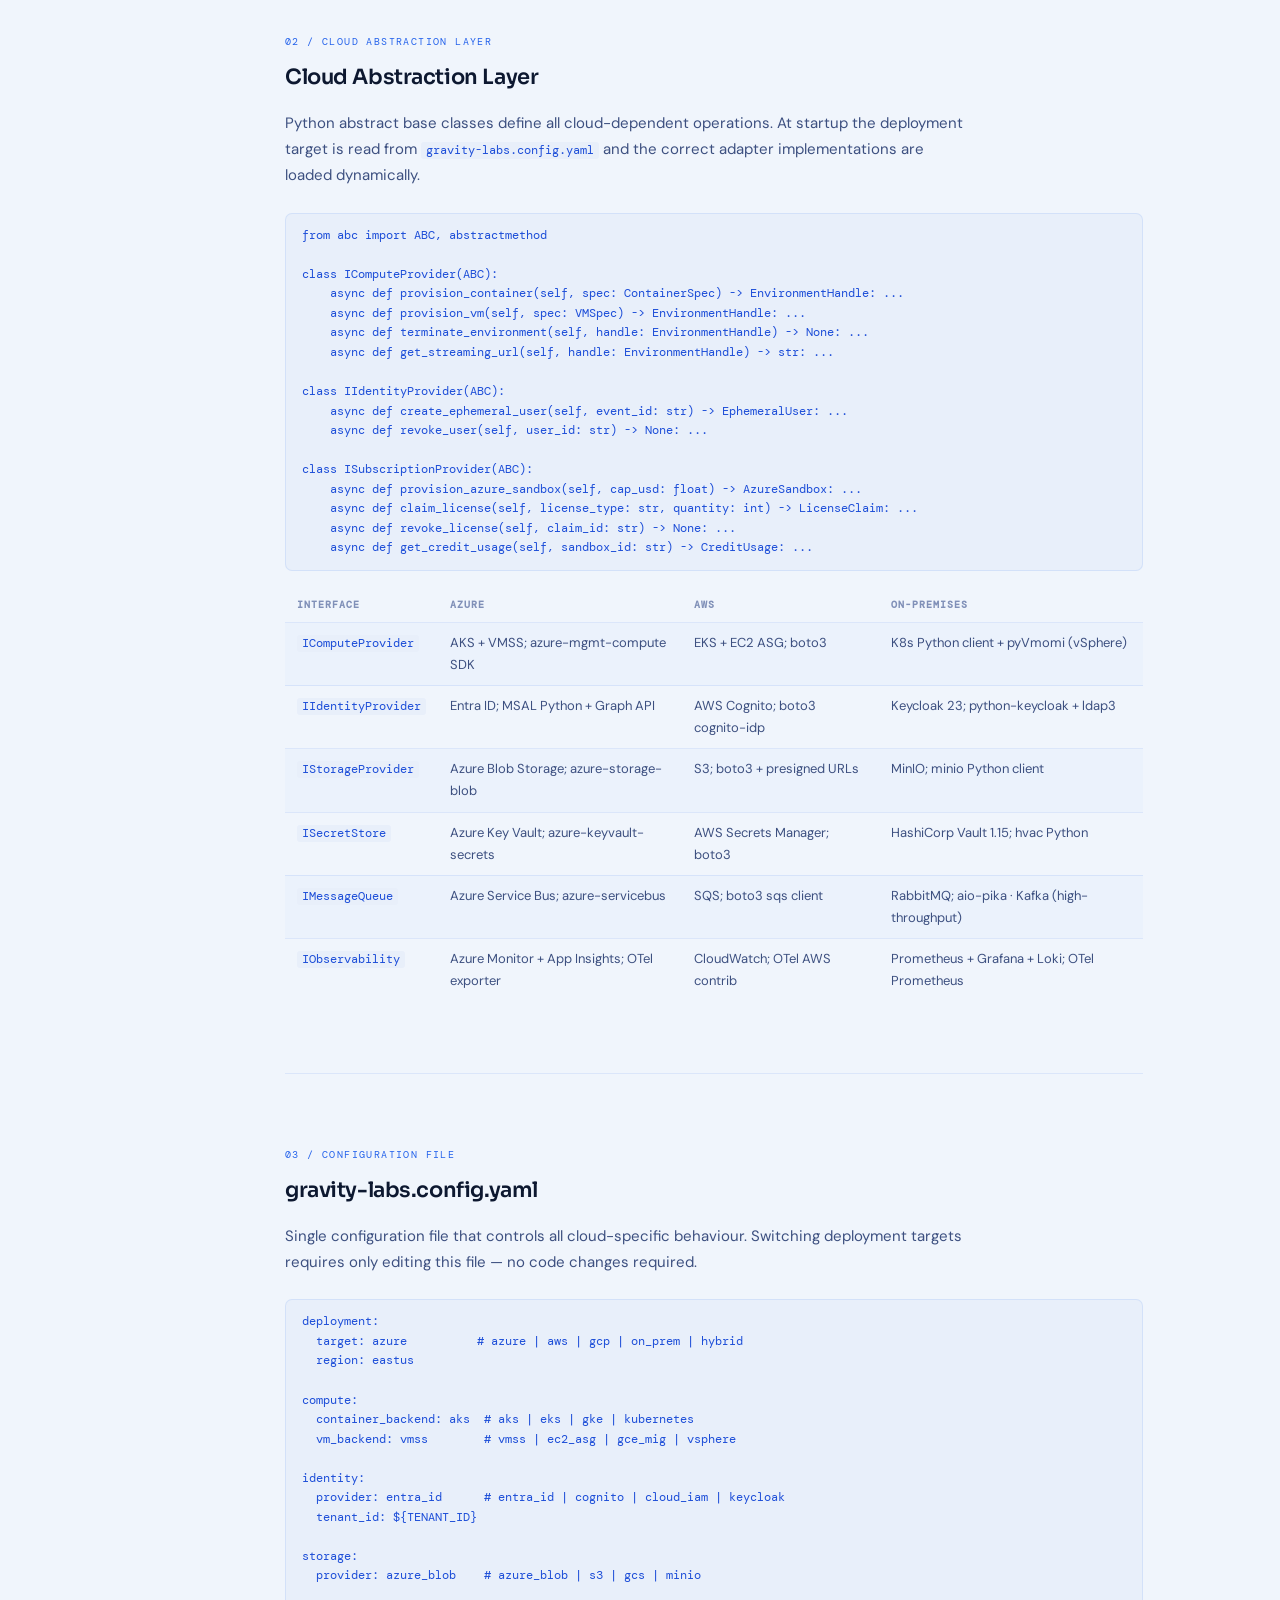
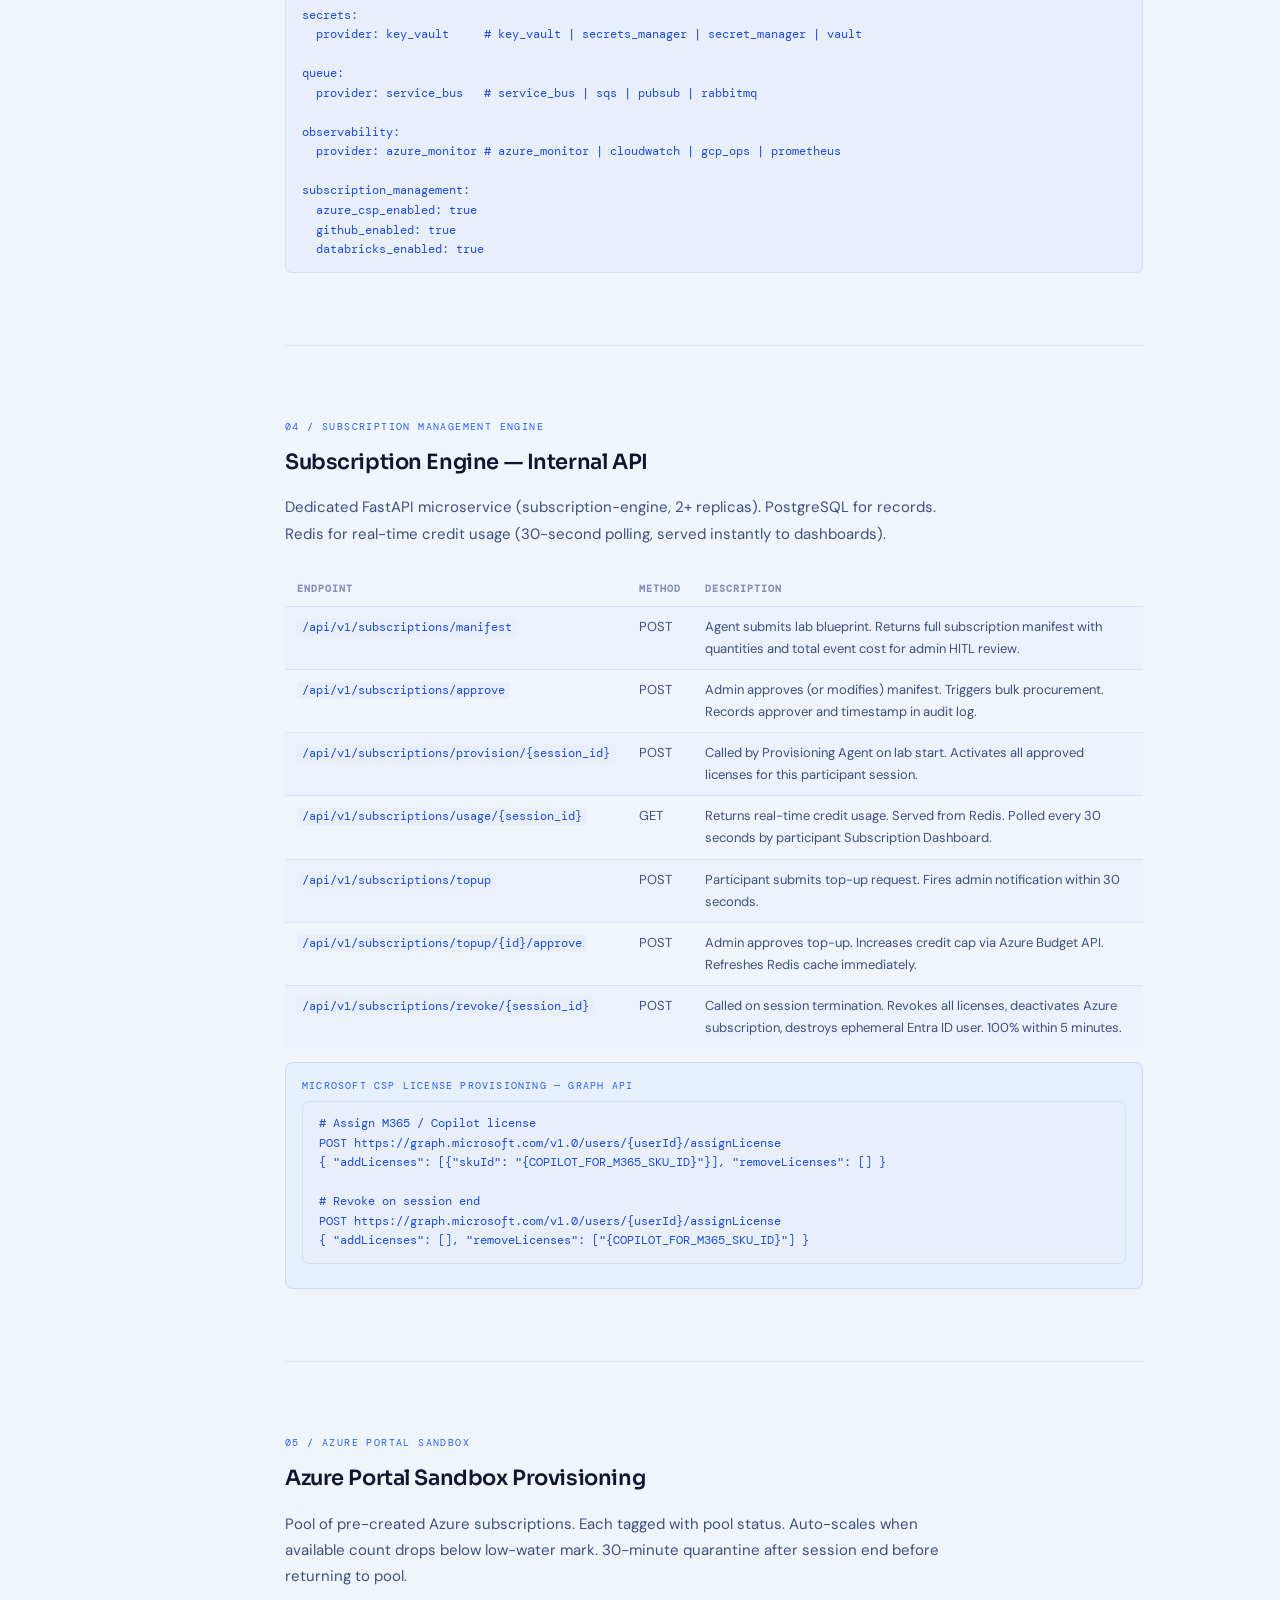
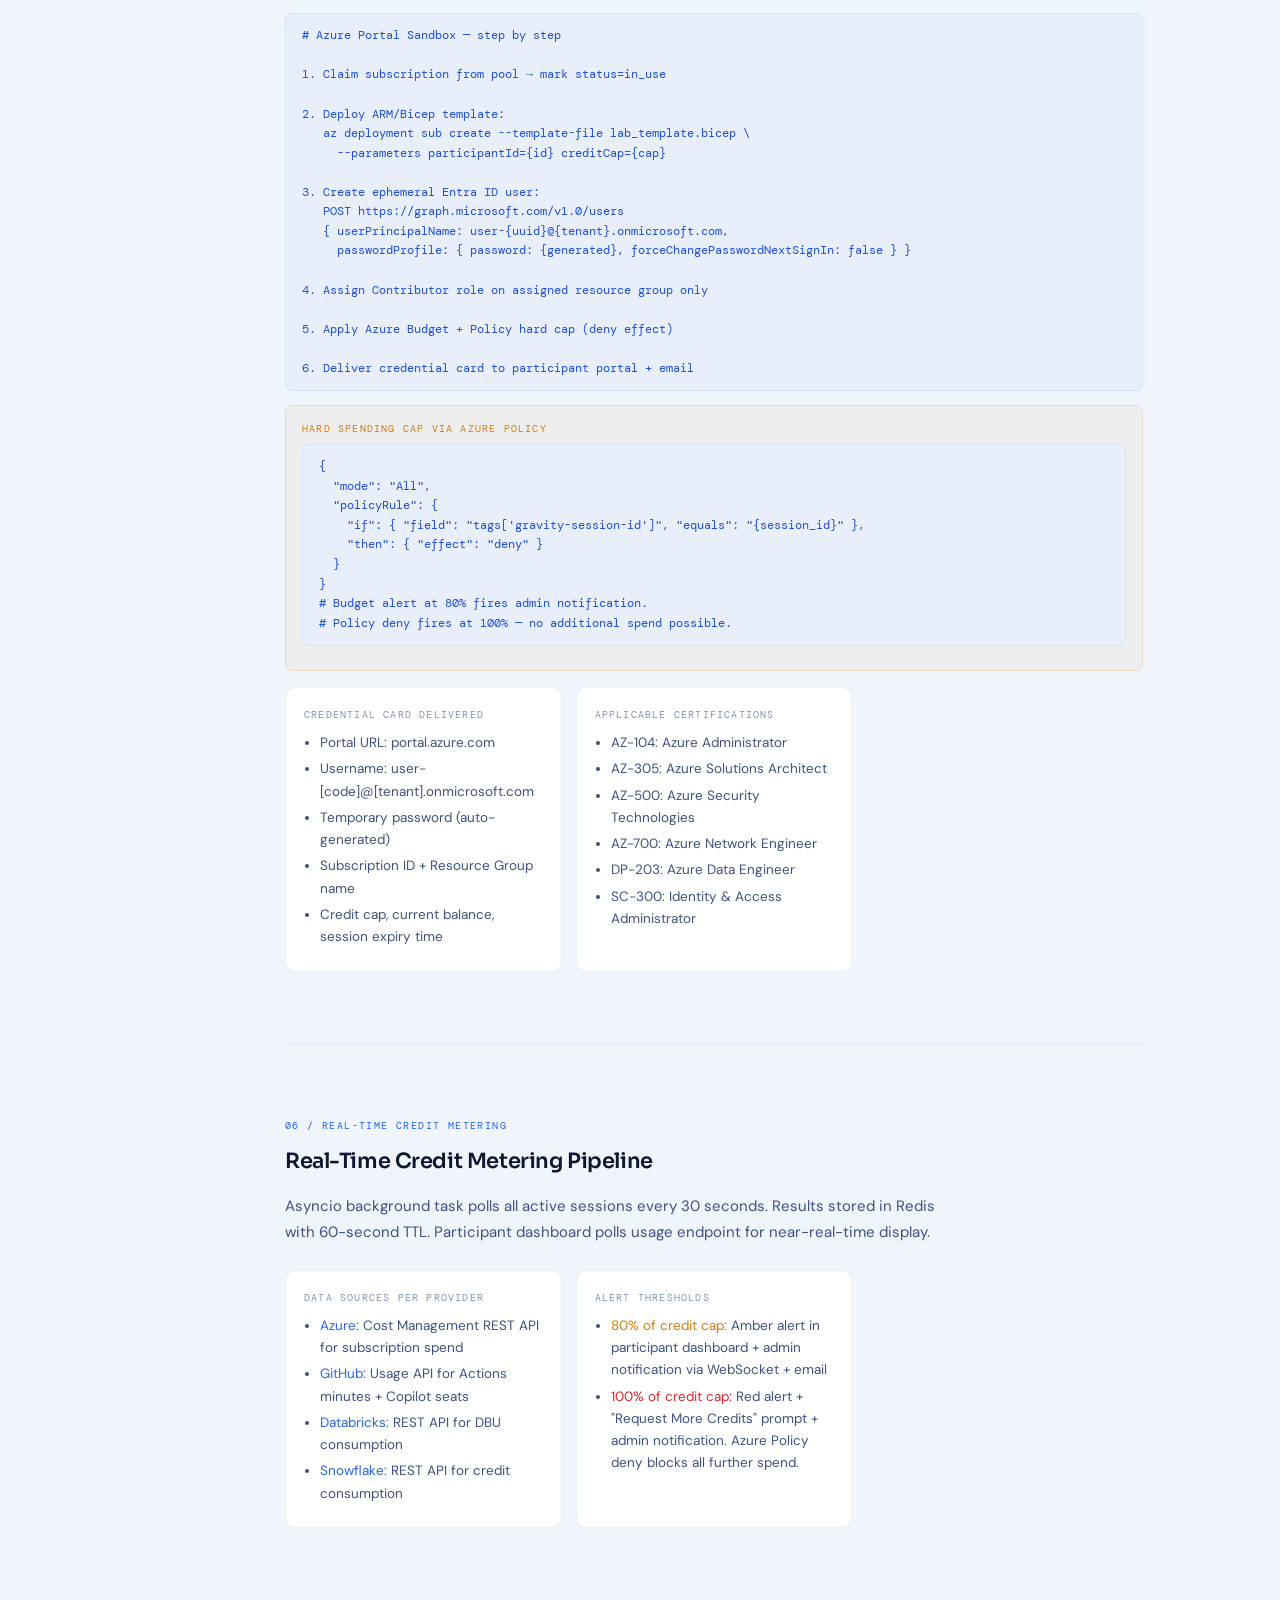
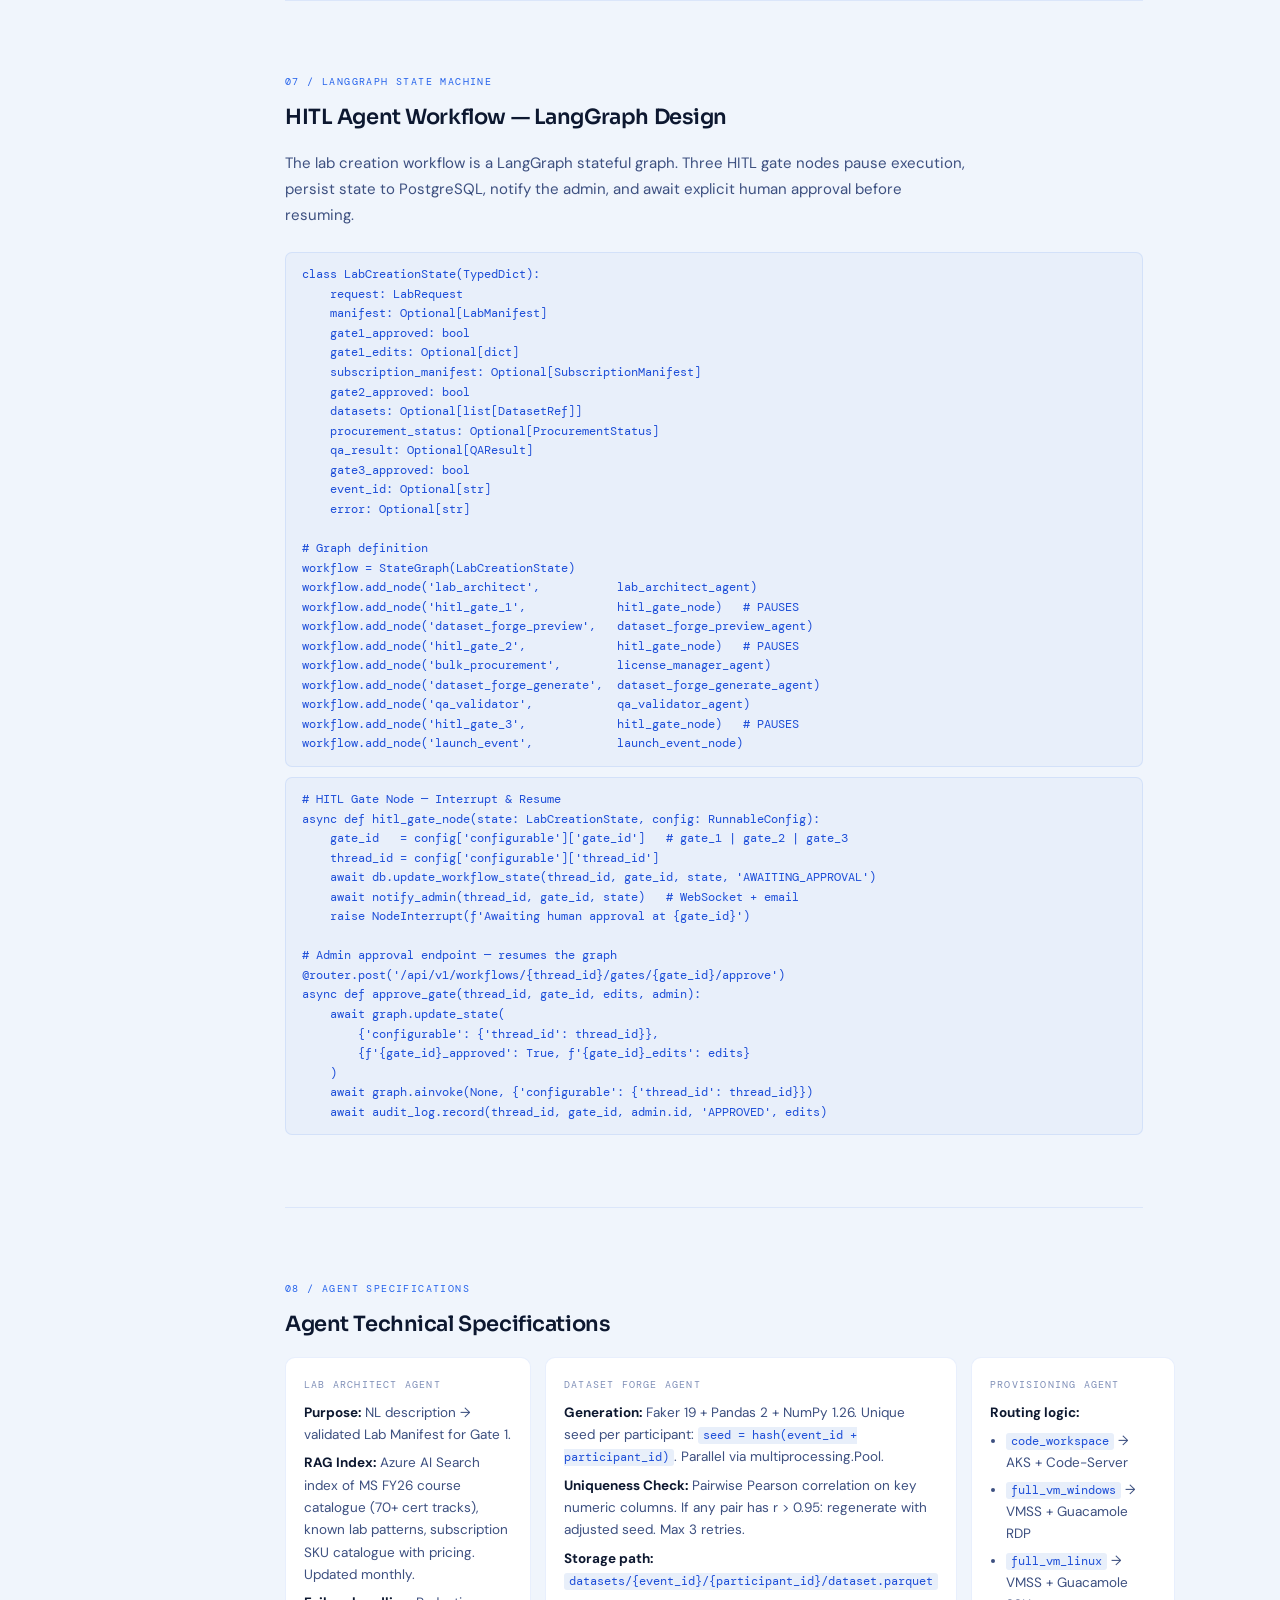
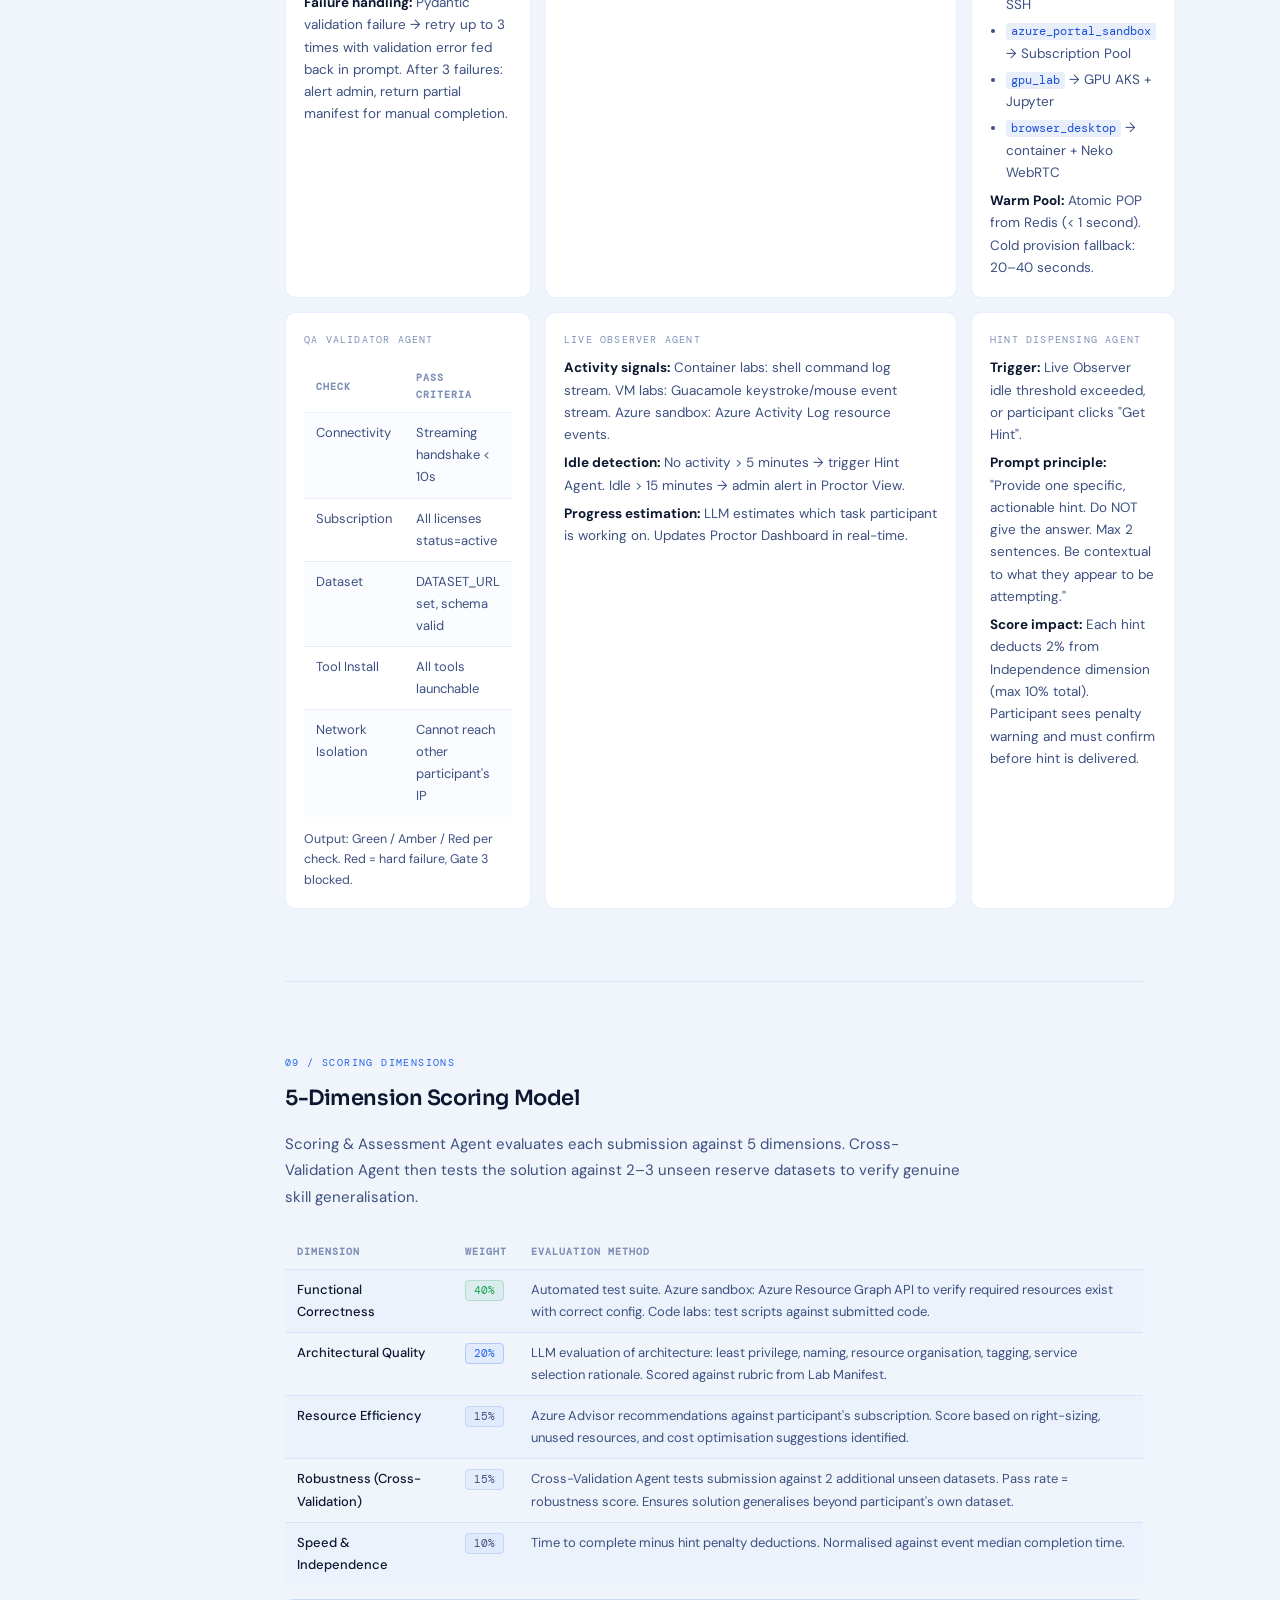
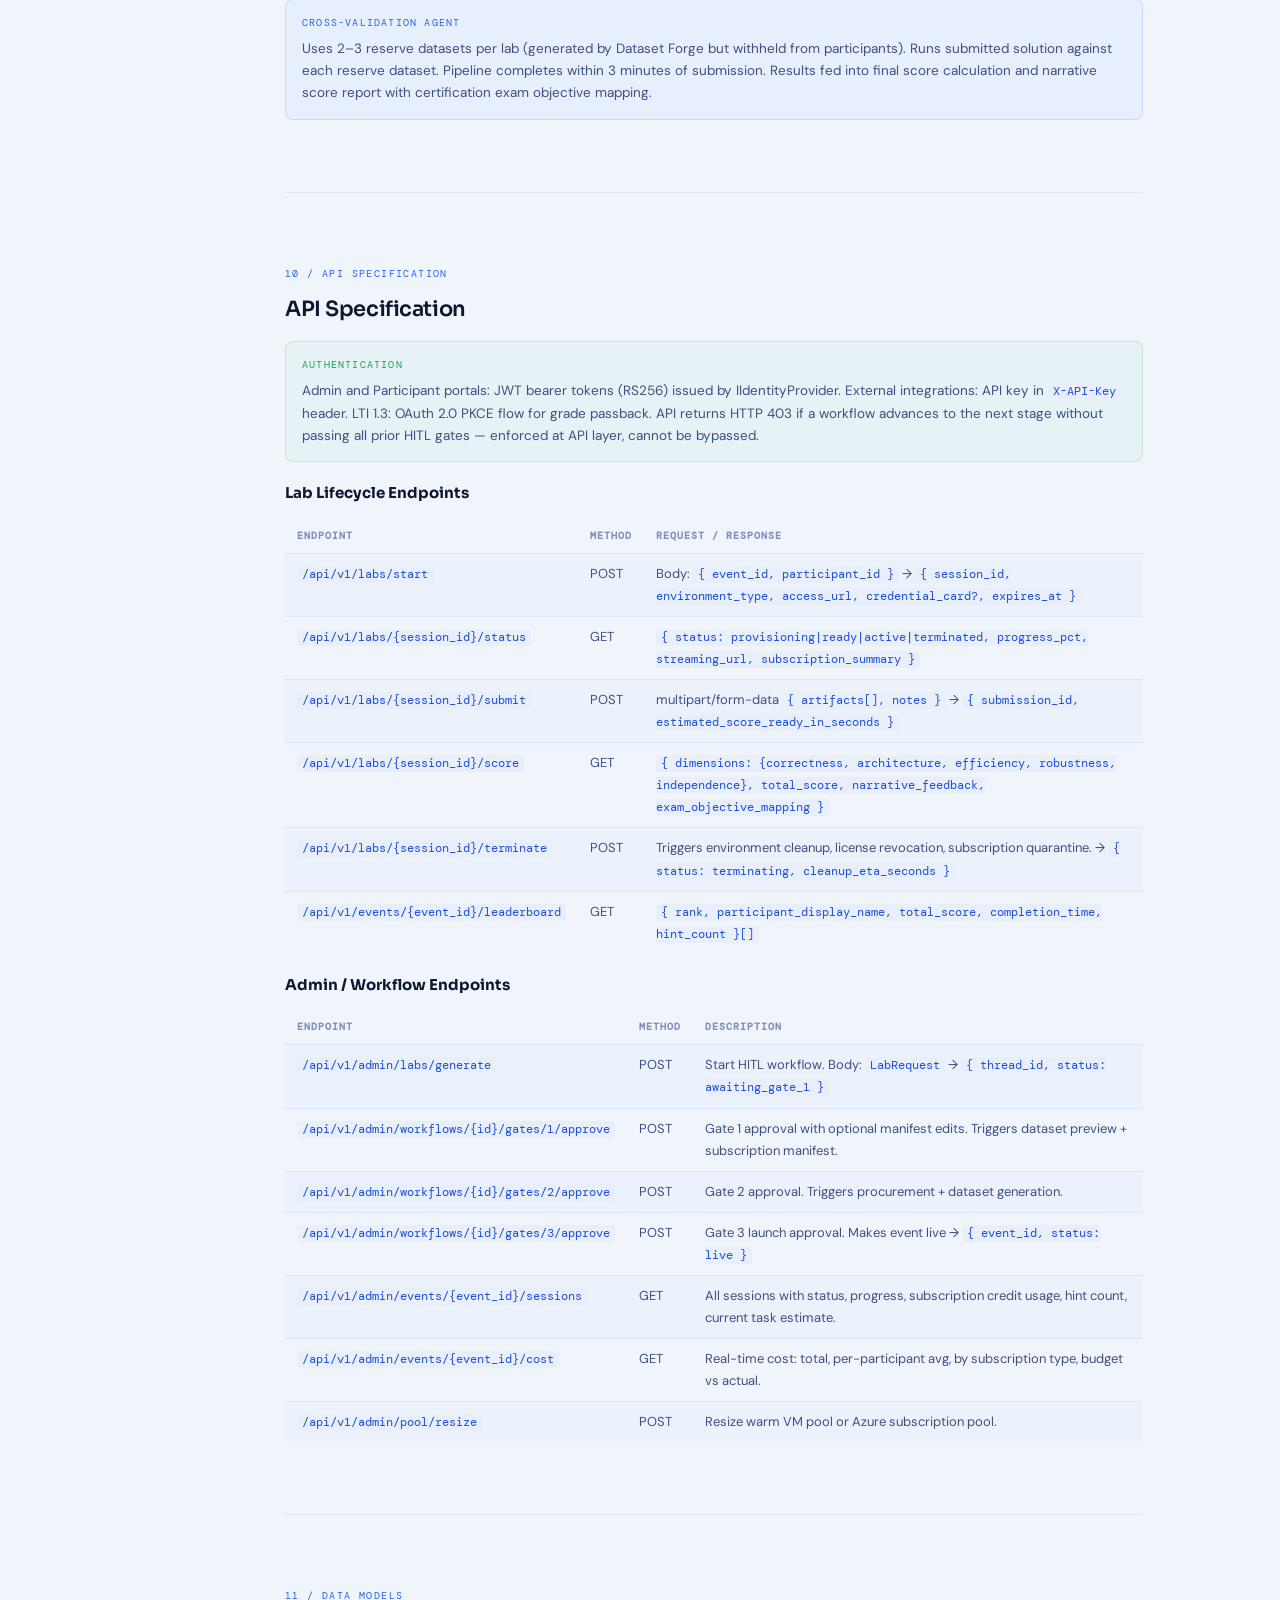
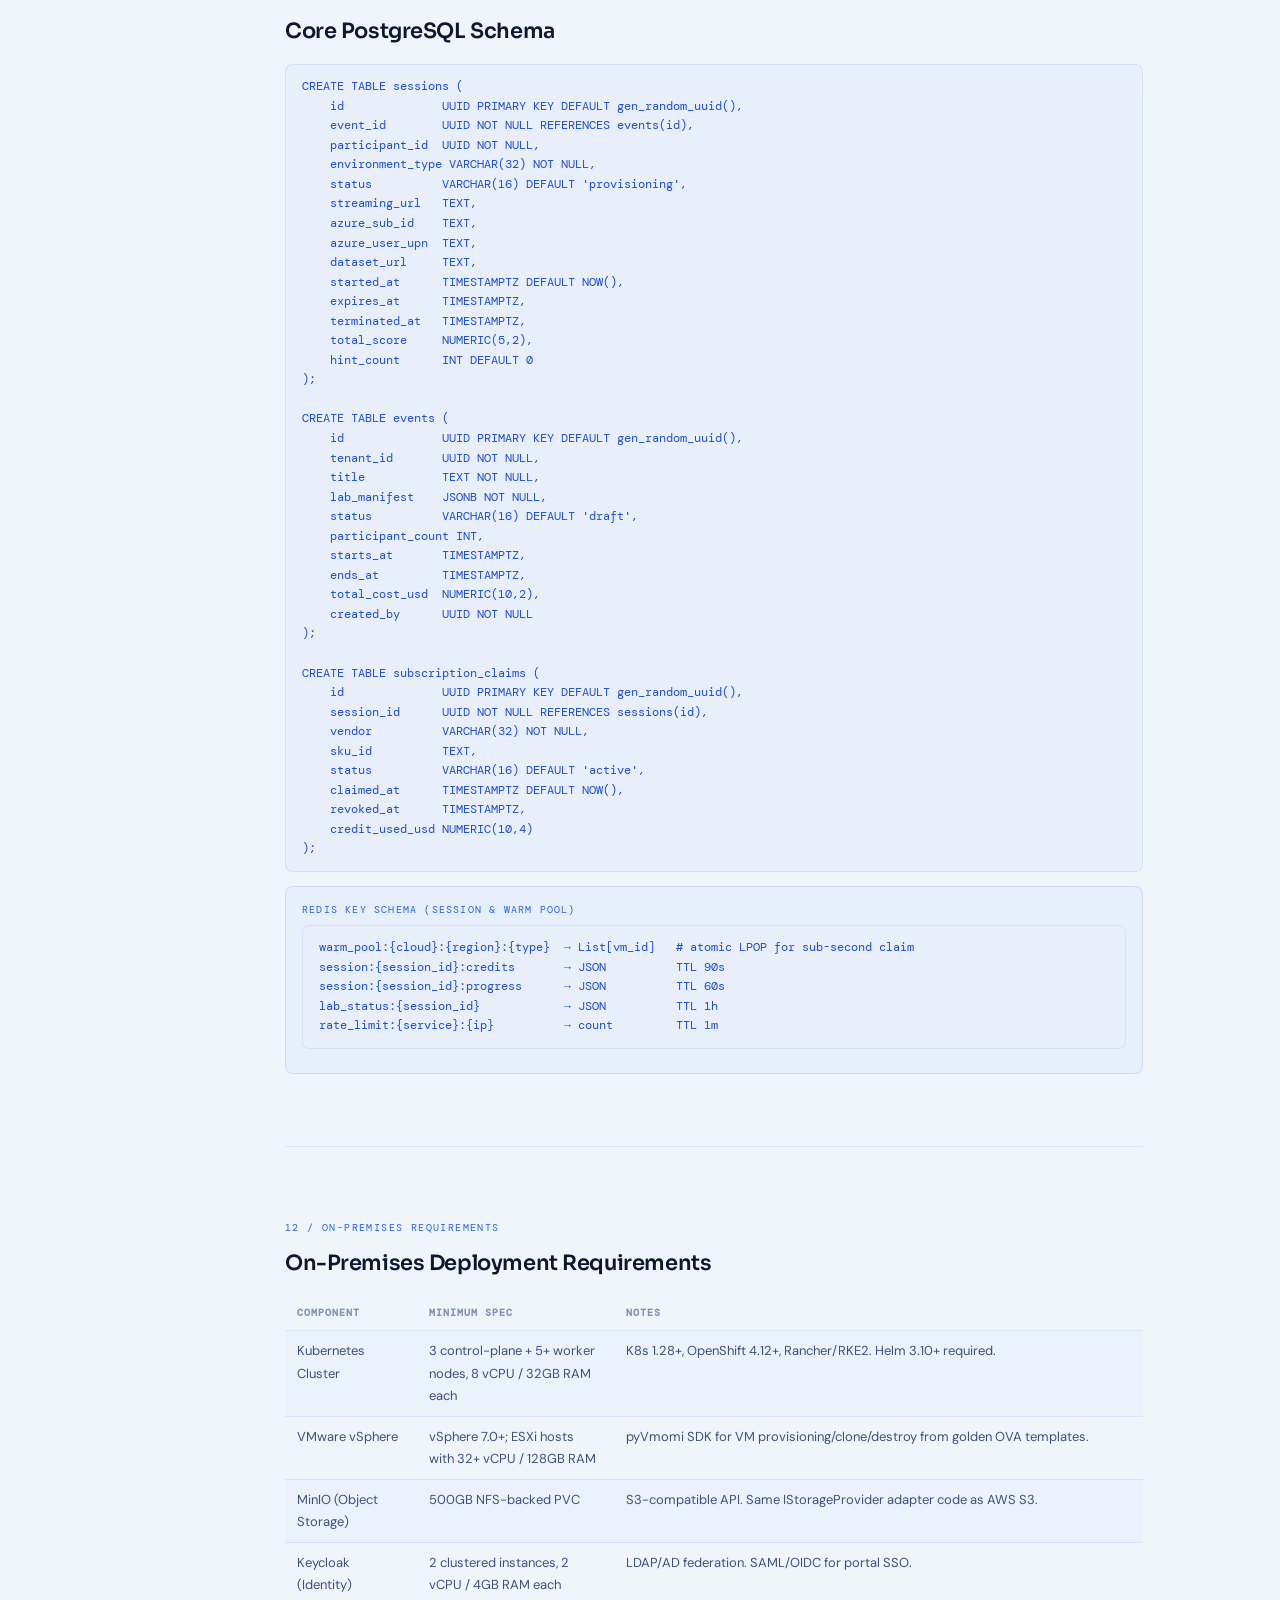
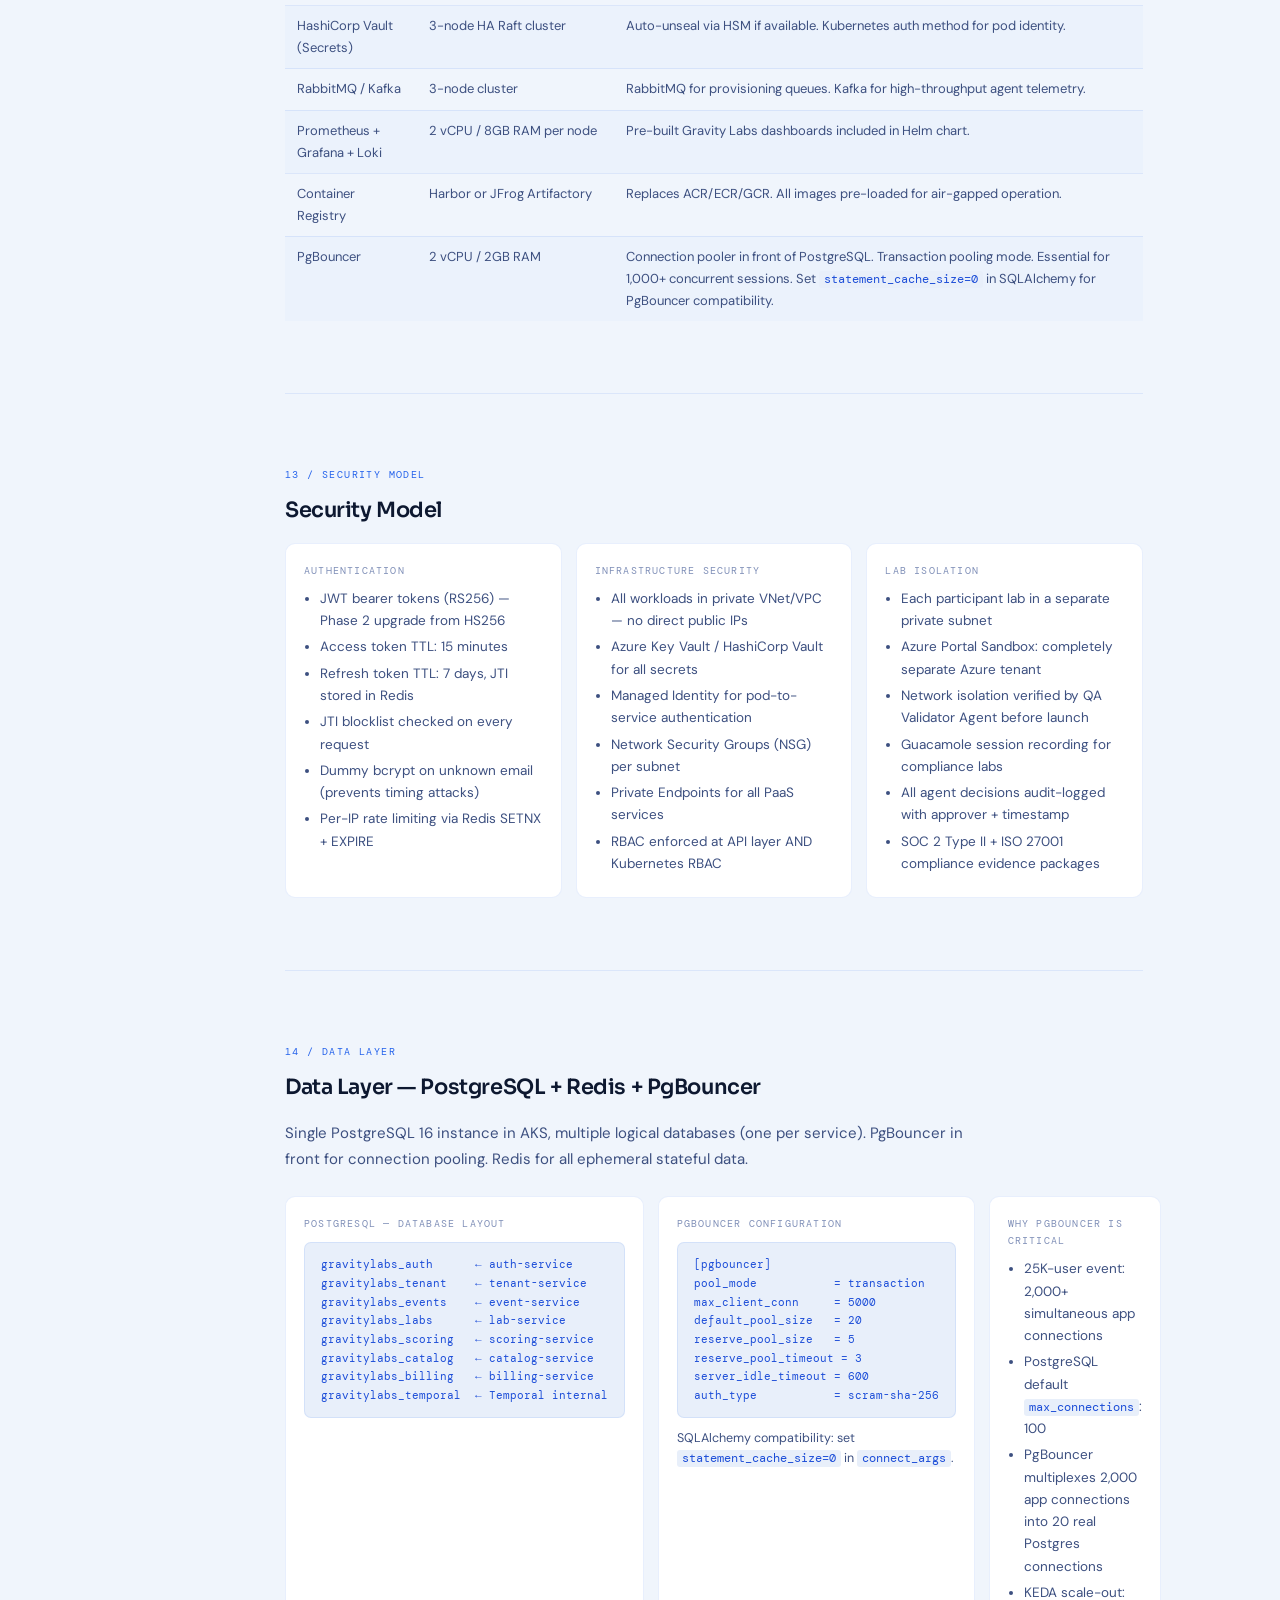
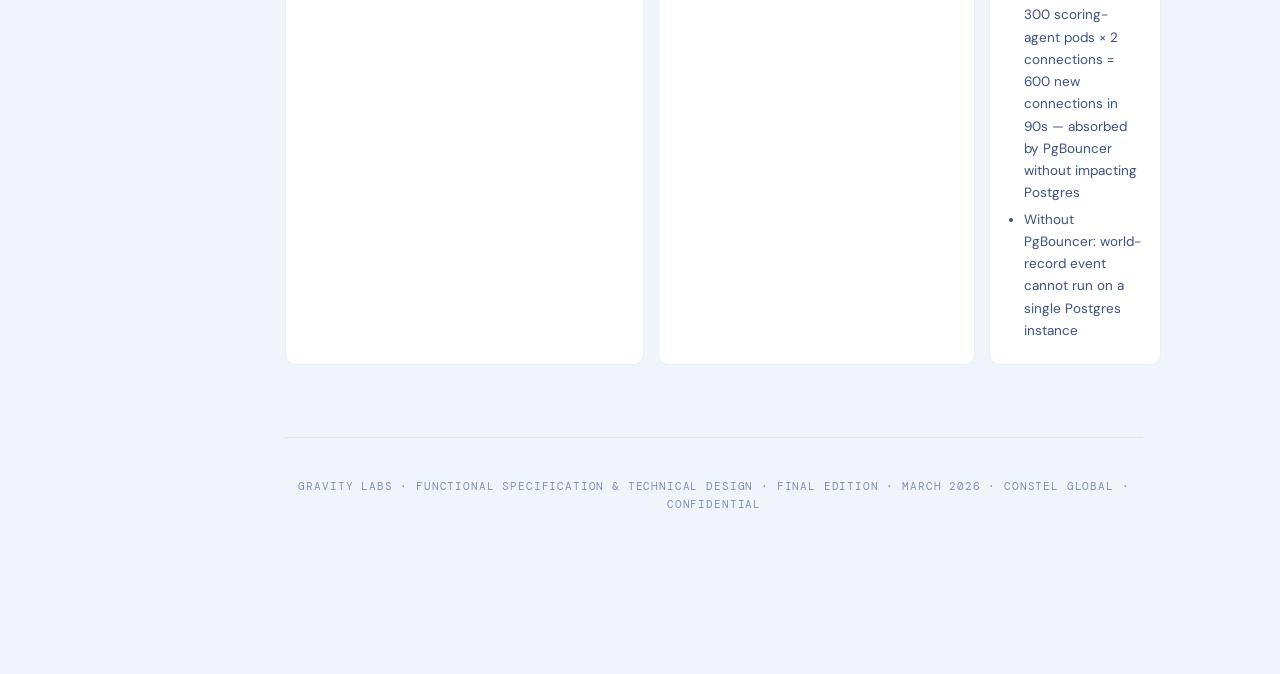
<file: fsd.html>
<!DOCTYPE html>
<html lang="en" data-theme="dark">
<head>
<meta charset="UTF-8"><meta name="viewport" content="width=device-width, initial-scale=1.0">
<title>Gravity Labs — FSD</title>
<link rel="preconnect" href="https://fonts.googleapis.com">
<link href="https://fonts.googleapis.com/css2?family=Sora:wght@300;400;500;600;700&family=DM+Sans:wght@300;400;500&family=DM+Mono:wght@400;500&display=swap" rel="stylesheet">
<link rel="stylesheet" href="shared.css">
</head>
<body>
<nav class="topnav">
  <a class="logo" href="index.html"><div class="logo-icon"><svg viewBox="0 0 24 24" fill="none" stroke="#fff" stroke-width="2" stroke-linecap="round" stroke-linejoin="round"><path d="M12 2L2 7l10 5 10-5-10-5z"/><path d="M2 17l10 5 10-5"/><path d="M2 12l10 5 10-5"/></svg></div><span class="logo-wm">Gravity<span>Labs</span></span></a>
  <div class="nav-tabs">
    <a class="nav-tab" href="index.html">Architecture</a>
    <a class="nav-tab" href="diagram.html">Diagram</a>
    <a class="nav-tab" href="flows.html">Flows</a>
    <a class="nav-tab" href="brd.html">BRD</a>
    <a class="nav-tab active" href="fsd.html">FSD</a>
    <a class="nav-tab" href="cursor.html">Cursor Guide</a>
  </div>
  <div class="nav-search-wrap" role="search">
    <label class="sr-only" for="gl-doc-search">Search this page</label>
    <input type="search" id="gl-doc-search" class="nav-search-input" placeholder="Search this page…" autocomplete="off" />
    <div id="gl-doc-search-results" class="nav-search-results" hidden></div>
  </div>
  <button type="button" class="nav-mtoggle" onclick="glToggleNav()" aria-label="Open section menu" aria-expanded="false" aria-controls="sidebar"><span></span><span></span><span></span></button>
  <div class="nav-right">
    <span class="vbadge">v1.0 · May 2026</span>
    <button class="tbtn" onclick="toggleTheme()" aria-label="Toggle theme">
      <svg class="i-sun" viewBox="0 0 24 24" fill="none" stroke="currentColor" stroke-width="2" stroke-linecap="round" stroke-linejoin="round"><circle cx="12" cy="12" r="4"/><line x1="12" y1="2" x2="12" y2="6"/><line x1="12" y1="18" x2="12" y2="22"/><line x1="4.93" y1="4.93" x2="7.76" y2="7.76"/><line x1="16.24" y1="16.24" x2="19.07" y2="19.07"/><line x1="2" y1="12" x2="6" y2="12"/><line x1="18" y1="12" x2="22" y2="12"/><line x1="4.93" y1="19.07" x2="7.76" y2="16.24"/><line x1="16.24" y1="7.76" x2="19.07" y2="4.93"/></svg>
      <svg class="i-moon" viewBox="0 0 24 24" fill="none" stroke="currentColor" stroke-width="2" stroke-linecap="round" stroke-linejoin="round"><path d="M21 12.79A9 9 0 1 1 11.21 3 7 7 0 0 0 21 12.79z"/></svg>
    </button>
  </div>
</nav>
<div class="page-wrap">
<div class="sb-backdrop" id="sb-backdrop" onclick="glCloseNav()" aria-hidden="true"></div>
<aside class="sidebar" id="sidebar">
  <div class="sb-lbl">Architecture</div>
  <a class="sb-a active" onclick="goTo('s1')"><span class="n">01</span>System Architecture</a>
  <a class="sb-a" onclick="goTo('s2')"><span class="n">02</span>Cloud Abstraction Layer</a>
  <a class="sb-a" onclick="goTo('s3')"><span class="n">03</span>Config File</a>
  <div class="sb-lbl">Engine</div>
  <a class="sb-a" onclick="goTo('s4')"><span class="n">04</span>Subscription Engine</a>
  <a class="sb-a" onclick="goTo('s5')"><span class="n">05</span>Azure Portal Sandbox</a>
  <a class="sb-a" onclick="goTo('s6')"><span class="n">06</span>Credit Metering</a>
  <div class="sb-lbl">AI &amp; Workflows</div>
  <a class="sb-a" onclick="goTo('s7')"><span class="n">07</span>LangGraph State Machine</a>
  <a class="sb-a" onclick="goTo('s8')"><span class="n">08</span>Agent Specifications</a>
  <a class="sb-a" onclick="goTo('s9')"><span class="n">09</span>Scoring Dimensions</a>
  <div class="sb-lbl">API &amp; Data</div>
  <a class="sb-a" onclick="goTo('s10')"><span class="n">10</span>API Specification</a>
  <a class="sb-a" onclick="goTo('s11')"><span class="n">11</span>Data Models</a>
  <a class="sb-a" onclick="goTo('s12')"><span class="n">12</span>On-Premises Requirements</a>
  <div class="sb-lbl">Security</div>
  <a class="sb-a" onclick="goTo('s13')"><span class="n">13</span>Security Model</a>
  <a class="sb-a" onclick="goTo('s14')"><span class="n">14</span>Data Layer</a>
</aside>
<div class="main" id="gl-search-scope">
  <div class="intro">
    <div class="eyebrow">Functional Specification &amp; Technical Design · Final Edition</div>
    <h1>Gravity Labs FSD</h1>
    <p>Complete functional specification and technical design for the Gravity Labs platform. Covers architecture, cloud abstraction, subscription engine, AI agent implementation, API design, and data models.</p>
    <div class="intro-meta">
      <span class="im-item"><svg viewBox="0 0 24 24" fill="none" stroke="currentColor" stroke-width="2"><rect x="3" y="4" width="18" height="18" rx="2"/><line x1="3" y1="10" x2="21" y2="10"/></svg>March 2026</span>
      <span class="im-item"><svg viewBox="0 0 24 24" fill="none" stroke="currentColor" stroke-width="2"><path d="M17 21v-2a4 4 0 0 0-4-4H5a4 4 0 0 0-4 4v2"/><circle cx="9" cy="7" r="4"/></svg>Engineering · Architects · DevOps · Product</span>
      <span class="im-item"><svg viewBox="0 0 24 24" fill="none" stroke="currentColor" stroke-width="2"><path d="M12 22s8-4 8-10V5l-8-3-8 3v7c0 6 8 10 8 10z"/></svg>Confidential</span>
    </div>
  </div>

  <!-- S1: System Architecture -->
  <div class="sec" id="s1">
    <div class="eyebrow">01 / System Architecture Overview</div>
    <h2 class="sec-title">System Architecture Overview</h2>
    <p class="sec-lead">Cloud-native, horizontally scalable platform built around a cloud-abstraction layer enabling deployment on Azure, AWS, GCP, or on-premises Kubernetes. All application logic is cloud-agnostic; cloud-specific behaviour is encapsulated in adapter modules selected at startup.</p>
    <table class="tbl">
      <tr><th>Layer</th><th>Components</th><th>Technology Options</th></tr>
      <tr><td>Presentation</td><td>Participant Portal, Admin Portal, Super Admin, Public Site</td><td>React 18 + TypeScript + Tailwind CSS. White-label themeable via CSS variables.</td></tr>
      <tr><td>API Gateway</td><td>Rate limiting, auth, routing, API key management</td><td>Nginx Ingress (current) · Azure APIM (Azure) · Kong (on-prem)</td></tr>
      <tr><td>Application Backend</td><td>REST API, business logic, HITL workflow state, RBAC</td><td>FastAPI (Python 3.11), async, 3+ replicas via Kubernetes Deployment</td></tr>
      <tr><td>AI Agent Orchestration</td><td>8 agents, HITL gates, LangGraph stateful pipelines</td><td>LangGraph (Python). Claude API (primary) / Azure OpenAI GPT-4o (MLP-compliant)</td></tr>
      <tr><td>Subscription Engine</td><td>License Manager, Subscription Monitor, credit metering</td><td>FastAPI microservice. Microsoft Graph API, GitHub API, Databricks API, CSP REST API</td></tr>
      <tr><td>Lab Orchestration</td><td>Provisioning queue, warm pool manager, environment lifecycle</td><td>Temporal.io (on-prem portable) · Azure Service Bus / AWS SQS / RabbitMQ</td></tr>
      <tr><td>Compute — Containers</td><td>Code-Server, GPU notebook labs</td><td>AKS / EKS / GKE / vanilla K8s. KEDA autoscaling.</td></tr>
      <tr><td>Compute — VMs</td><td>Full Windows/Linux VM labs, warm pool</td><td>Azure VMSS / AWS EC2 ASG / GCP GCE MIGs / VMware vSphere. Packer for images.</td></tr>
      <tr><td>Compute — Azure Sandbox</td><td>Ephemeral Azure tenant, capped subscription per participant</td><td>Azure Subscription Pool. ARM/Bicep deployment. Azure Budget + Policy hard deny cap.</td></tr>
      <tr><td>Streaming Gateway</td><td>Browser-to-desktop streaming for VM and GUI labs</td><td>Apache Guacamole (RDP/VNC/SSH) + Neko WebRTC (GPU/GUI) + Code-Server HTTPS</td></tr>
      <tr><td>Data</td><td>User data, event data, scores, subscriptions</td><td>PostgreSQL (OLTP) + Redis (session cache, warm pool) + Cloud Object Storage</td></tr>
      <tr><td>Observability</td><td>Metrics, logs, traces, alerts</td><td>Prometheus + Grafana + Loki (AKS) · Azure Monitor / CloudWatch (cloud-managed)</td></tr>
    </table>
    <div class="callout ex" style="margin-top:16px"><div class="cl">Network Topology</div><p>All workloads run inside a private VNet/VPC. No workload has a direct public IP. VM lab networks are fully isolated from each other and from the application network. Azure Portal Sandbox tenants are completely separate Azure tenants — zero network connectivity to the GL platform tenant.</p></div>
  </div>
  <hr class="divider">

  <!-- S2: Cloud Abstraction -->
  <div class="sec" id="s2">
    <div class="eyebrow">02 / Cloud Abstraction Layer</div>
    <h2 class="sec-title">Cloud Abstraction Layer</h2>
    <p class="sec-lead">Python abstract base classes define all cloud-dependent operations. At startup the deployment target is read from <code>gravity-labs.config.yaml</code> and the correct adapter implementations are loaded dynamically.</p>
    <div class="code">from abc import ABC, abstractmethod

class IComputeProvider(ABC):
    async def provision_container(self, spec: ContainerSpec) -> EnvironmentHandle: ...
    async def provision_vm(self, spec: VMSpec) -> EnvironmentHandle: ...
    async def terminate_environment(self, handle: EnvironmentHandle) -> None: ...
    async def get_streaming_url(self, handle: EnvironmentHandle) -> str: ...

class IIdentityProvider(ABC):
    async def create_ephemeral_user(self, event_id: str) -> EphemeralUser: ...
    async def revoke_user(self, user_id: str) -> None: ...

class ISubscriptionProvider(ABC):
    async def provision_azure_sandbox(self, cap_usd: float) -> AzureSandbox: ...
    async def claim_license(self, license_type: str, quantity: int) -> LicenseClaim: ...
    async def revoke_license(self, claim_id: str) -> None: ...
    async def get_credit_usage(self, sandbox_id: str) -> CreditUsage: ...</div>
    <table class="tbl" style="margin-top:16px">
      <tr><th>Interface</th><th>Azure</th><th>AWS</th><th>On-Premises</th></tr>
      <tr><td><code>IComputeProvider</code></td><td>AKS + VMSS; azure-mgmt-compute SDK</td><td>EKS + EC2 ASG; boto3</td><td>K8s Python client + pyVmomi (vSphere)</td></tr>
      <tr><td><code>IIdentityProvider</code></td><td>Entra ID; MSAL Python + Graph API</td><td>AWS Cognito; boto3 cognito-idp</td><td>Keycloak 23; python-keycloak + ldap3</td></tr>
      <tr><td><code>IStorageProvider</code></td><td>Azure Blob Storage; azure-storage-blob</td><td>S3; boto3 + presigned URLs</td><td>MinIO; minio Python client</td></tr>
      <tr><td><code>ISecretStore</code></td><td>Azure Key Vault; azure-keyvault-secrets</td><td>AWS Secrets Manager; boto3</td><td>HashiCorp Vault 1.15; hvac Python</td></tr>
      <tr><td><code>IMessageQueue</code></td><td>Azure Service Bus; azure-servicebus</td><td>SQS; boto3 sqs client</td><td>RabbitMQ; aio-pika · Kafka (high-throughput)</td></tr>
      <tr><td><code>IObservability</code></td><td>Azure Monitor + App Insights; OTel exporter</td><td>CloudWatch; OTel AWS contrib</td><td>Prometheus + Grafana + Loki; OTel Prometheus</td></tr>
    </table>
  </div>
  <hr class="divider">

  <!-- S3: Config -->
  <div class="sec" id="s3">
    <div class="eyebrow">03 / Configuration File</div>
    <h2 class="sec-title">gravity-labs.config.yaml</h2>
    <p class="sec-lead">Single configuration file that controls all cloud-specific behaviour. Switching deployment targets requires only editing this file — no code changes required.</p>
    <div class="code">deployment:
  target: azure          # azure | aws | gcp | on_prem | hybrid
  region: eastus

compute:
  container_backend: aks  # aks | eks | gke | kubernetes
  vm_backend: vmss        # vmss | ec2_asg | gce_mig | vsphere

identity:
  provider: entra_id      # entra_id | cognito | cloud_iam | keycloak
  tenant_id: ${TENANT_ID}

storage:
  provider: azure_blob    # azure_blob | s3 | gcs | minio

secrets:
  provider: key_vault     # key_vault | secrets_manager | secret_manager | vault

queue:
  provider: service_bus   # service_bus | sqs | pubsub | rabbitmq

observability:
  provider: azure_monitor # azure_monitor | cloudwatch | gcp_ops | prometheus

subscription_management:
  azure_csp_enabled: true
  github_enabled: true
  databricks_enabled: true</div>
  </div>
  <hr class="divider">

  <!-- S4: Subscription Engine -->
  <div class="sec" id="s4">
    <div class="eyebrow">04 / Subscription Management Engine</div>
    <h2 class="sec-title">Subscription Engine — Internal API</h2>
    <p class="sec-lead">Dedicated FastAPI microservice (subscription-engine, 2+ replicas). PostgreSQL for records. Redis for real-time credit usage (30-second polling, served instantly to dashboards).</p>
    <table class="tbl">
      <tr><th>Endpoint</th><th>Method</th><th>Description</th></tr>
      <tr><td><code>/api/v1/subscriptions/manifest</code></td><td>POST</td><td>Agent submits lab blueprint. Returns full subscription manifest with quantities and total event cost for admin HITL review.</td></tr>
      <tr><td><code>/api/v1/subscriptions/approve</code></td><td>POST</td><td>Admin approves (or modifies) manifest. Triggers bulk procurement. Records approver and timestamp in audit log.</td></tr>
      <tr><td><code>/api/v1/subscriptions/provision/{session_id}</code></td><td>POST</td><td>Called by Provisioning Agent on lab start. Activates all approved licenses for this participant session.</td></tr>
      <tr><td><code>/api/v1/subscriptions/usage/{session_id}</code></td><td>GET</td><td>Returns real-time credit usage. Served from Redis. Polled every 30 seconds by participant Subscription Dashboard.</td></tr>
      <tr><td><code>/api/v1/subscriptions/topup</code></td><td>POST</td><td>Participant submits top-up request. Fires admin notification within 30 seconds.</td></tr>
      <tr><td><code>/api/v1/subscriptions/topup/{id}/approve</code></td><td>POST</td><td>Admin approves top-up. Increases credit cap via Azure Budget API. Refreshes Redis cache immediately.</td></tr>
      <tr><td><code>/api/v1/subscriptions/revoke/{session_id}</code></td><td>POST</td><td>Called on session termination. Revokes all licenses, deactivates Azure subscription, destroys ephemeral Entra ID user. 100% within 5 minutes.</td></tr>
    </table>
    <div class="callout ex" style="margin-top:14px"><div class="cl">Microsoft CSP License Provisioning — Graph API</div>
    <div class="code" style="margin-top:6px"># Assign M365 / Copilot license
POST https://graph.microsoft.com/v1.0/users/{userId}/assignLicense
{ "addLicenses": [{"skuId": "{COPILOT_FOR_M365_SKU_ID}"}], "removeLicenses": [] }

# Revoke on session end
POST https://graph.microsoft.com/v1.0/users/{userId}/assignLicense
{ "addLicenses": [], "removeLicenses": ["{COPILOT_FOR_M365_SKU_ID}"] }</div>
    </div>
  </div>
  <hr class="divider">

  <!-- S5: Azure Portal Sandbox -->
  <div class="sec" id="s5">
    <div class="eyebrow">05 / Azure Portal Sandbox</div>
    <h2 class="sec-title">Azure Portal Sandbox Provisioning</h2>
    <p class="sec-lead">Pool of pre-created Azure subscriptions. Each tagged with pool status. Auto-scales when available count drops below low-water mark. 30-minute quarantine after session end before returning to pool.</p>
    <div class="code"># Azure Portal Sandbox — step by step

1. Claim subscription from pool → mark status=in_use

2. Deploy ARM/Bicep template:
   az deployment sub create --template-file lab_template.bicep \
     --parameters participantId={id} creditCap={cap}

3. Create ephemeral Entra ID user:
   POST https://graph.microsoft.com/v1.0/users
   { userPrincipalName: user-{uuid}@{tenant}.onmicrosoft.com,
     passwordProfile: { password: {generated}, forceChangePasswordNextSignIn: false } }

4. Assign Contributor role on assigned resource group only

5. Apply Azure Budget + Policy hard cap (deny effect)

6. Deliver credential card to participant portal + email</div>
    <div class="callout warn" style="margin-top:14px"><div class="cl">Hard Spending Cap via Azure Policy</div>
    <div class="code" style="margin-top:6px">{
  "mode": "All",
  "policyRule": {
    "if": { "field": "tags['gravity-session-id']", "equals": "{session_id}" },
    "then": { "effect": "deny" }
  }
}
# Budget alert at 80% fires admin notification.
# Policy deny fires at 100% — no additional spend possible.</div>
    </div>
    <div class="cards" style="margin-top:16px">
      <div class="card"><div class="card-lbl">Credential Card Delivered</div><ul><li>Portal URL: portal.azure.com</li><li>Username: user-[code]@[tenant].onmicrosoft.com</li><li>Temporary password (auto-generated)</li><li>Subscription ID + Resource Group name</li><li>Credit cap, current balance, session expiry time</li></ul></div>
      <div class="card"><div class="card-lbl">Applicable Certifications</div><ul><li>AZ-104: Azure Administrator</li><li>AZ-305: Azure Solutions Architect</li><li>AZ-500: Azure Security Technologies</li><li>AZ-700: Azure Network Engineer</li><li>DP-203: Azure Data Engineer</li><li>SC-300: Identity &amp; Access Administrator</li></ul></div>
    </div>
  </div>
  <hr class="divider">

  <!-- S6: Credit Metering -->
  <div class="sec" id="s6">
    <div class="eyebrow">06 / Real-Time Credit Metering</div>
    <h2 class="sec-title">Real-Time Credit Metering Pipeline</h2>
    <p class="sec-lead">Asyncio background task polls all active sessions every 30 seconds. Results stored in Redis with 60-second TTL. Participant dashboard polls usage endpoint for near-real-time display.</p>
    <div class="cards">
      <div class="card"><div class="card-lbl">Data Sources per Provider</div><ul><li><span class="hl-b">Azure:</span> Cost Management REST API for subscription spend</li><li><span class="hl-b">GitHub:</span> Usage API for Actions minutes + Copilot seats</li><li><span class="hl-b">Databricks:</span> REST API for DBU consumption</li><li><span class="hl-b">Snowflake:</span> REST API for credit consumption</li></ul></div>
      <div class="card"><div class="card-lbl">Alert Thresholds</div><ul><li><span class="hl-a">80% of credit cap:</span> Amber alert in participant dashboard + admin notification via WebSocket + email</li><li><span class="hl-r">100% of credit cap:</span> Red alert + "Request More Credits" prompt + admin notification. Azure Policy deny blocks all further spend.</li></ul></div>
    </div>
  </div>
  <hr class="divider">

  <!-- S7: LangGraph -->
  <div class="sec" id="s7">
    <div class="eyebrow">07 / LangGraph State Machine</div>
    <h2 class="sec-title">HITL Agent Workflow — LangGraph Design</h2>
    <p class="sec-lead">The lab creation workflow is a LangGraph stateful graph. Three HITL gate nodes pause execution, persist state to PostgreSQL, notify the admin, and await explicit human approval before resuming.</p>
    <div class="code">class LabCreationState(TypedDict):
    request: LabRequest
    manifest: Optional[LabManifest]
    gate1_approved: bool
    gate1_edits: Optional[dict]
    subscription_manifest: Optional[SubscriptionManifest]
    gate2_approved: bool
    datasets: Optional[list[DatasetRef]]
    procurement_status: Optional[ProcurementStatus]
    qa_result: Optional[QAResult]
    gate3_approved: bool
    event_id: Optional[str]
    error: Optional[str]

# Graph definition
workflow = StateGraph(LabCreationState)
workflow.add_node('lab_architect',           lab_architect_agent)
workflow.add_node('hitl_gate_1',             hitl_gate_node)   # PAUSES
workflow.add_node('dataset_forge_preview',   dataset_forge_preview_agent)
workflow.add_node('hitl_gate_2',             hitl_gate_node)   # PAUSES
workflow.add_node('bulk_procurement',        license_manager_agent)
workflow.add_node('dataset_forge_generate',  dataset_forge_generate_agent)
workflow.add_node('qa_validator',            qa_validator_agent)
workflow.add_node('hitl_gate_3',             hitl_gate_node)   # PAUSES
workflow.add_node('launch_event',            launch_event_node)</div>
    <div class="code" style="margin-top:10px"># HITL Gate Node — Interrupt & Resume
async def hitl_gate_node(state: LabCreationState, config: RunnableConfig):
    gate_id   = config['configurable']['gate_id']   # gate_1 | gate_2 | gate_3
    thread_id = config['configurable']['thread_id']
    await db.update_workflow_state(thread_id, gate_id, state, 'AWAITING_APPROVAL')
    await notify_admin(thread_id, gate_id, state)   # WebSocket + email
    raise NodeInterrupt(f'Awaiting human approval at {gate_id}')

# Admin approval endpoint — resumes the graph
@router.post('/api/v1/workflows/{thread_id}/gates/{gate_id}/approve')
async def approve_gate(thread_id, gate_id, edits, admin):
    await graph.update_state(
        {'configurable': {'thread_id': thread_id}},
        {f'{gate_id}_approved': True, f'{gate_id}_edits': edits}
    )
    await graph.ainvoke(None, {'configurable': {'thread_id': thread_id}})
    await audit_log.record(thread_id, gate_id, admin.id, 'APPROVED', edits)</div>
  </div>
  <hr class="divider">

  <!-- S8: Agent Specs -->
  <div class="sec" id="s8">
    <div class="eyebrow">08 / Agent Specifications</div>
    <h2 class="sec-title">Agent Technical Specifications</h2>
    <div class="cards">
      <div class="card"><div class="card-lbl">Lab Architect Agent</div><p><strong style="color:var(--text)">Purpose:</strong> NL description → validated Lab Manifest for Gate 1.</p><p style="margin-top:6px"><strong style="color:var(--text)">RAG Index:</strong> Azure AI Search index of MS FY26 course catalogue (70+ cert tracks), known lab patterns, subscription SKU catalogue with pricing. Updated monthly.</p><p style="margin-top:6px"><strong style="color:var(--text)">Failure handling:</strong> Pydantic validation failure → retry up to 3 times with validation error fed back in prompt. After 3 failures: alert admin, return partial manifest for manual completion.</p></div>
      <div class="card"><div class="card-lbl">Dataset Forge Agent</div><p><strong style="color:var(--text)">Generation:</strong> Faker 19 + Pandas 2 + NumPy 1.26. Unique seed per participant: <code>seed = hash(event_id + participant_id)</code>. Parallel via multiprocessing.Pool.</p><p style="margin-top:6px"><strong style="color:var(--text)">Uniqueness Check:</strong> Pairwise Pearson correlation on key numeric columns. If any pair has r &gt; 0.95: regenerate with adjusted seed. Max 3 retries.</p><p style="margin-top:6px"><strong style="color:var(--text)">Storage path:</strong> <code>datasets/{event_id}/{participant_id}/dataset.parquet</code></p></div>
      <div class="card"><div class="card-lbl">Provisioning Agent</div><p><strong style="color:var(--text)">Routing logic:</strong></p><ul style="margin-top:6px"><li><code>code_workspace</code> → AKS + Code-Server</li><li><code>full_vm_windows</code> → VMSS + Guacamole RDP</li><li><code>full_vm_linux</code> → VMSS + Guacamole SSH</li><li><code>azure_portal_sandbox</code> → Subscription Pool</li><li><code>gpu_lab</code> → GPU AKS + Jupyter</li><li><code>browser_desktop</code> → container + Neko WebRTC</li></ul><p style="margin-top:6px"><strong style="color:var(--text)">Warm Pool:</strong> Atomic POP from Redis (&lt; 1 second). Cold provision fallback: 20–40 seconds.</p></div>
      <div class="card"><div class="card-lbl">QA Validator Agent</div>
        <table class="tbl">
          <tr><th>Check</th><th>Pass Criteria</th></tr>
          <tr><td>Connectivity</td><td>Streaming handshake &lt; 10s</td></tr>
          <tr><td>Subscription</td><td>All licenses status=active</td></tr>
          <tr><td>Dataset</td><td>DATASET_URL set, schema valid</td></tr>
          <tr><td>Tool Install</td><td>All tools launchable</td></tr>
          <tr><td>Network Isolation</td><td>Cannot reach other participant's IP</td></tr>
        </table>
        <p style="margin-top:8px;font-size:12.5px;color:var(--text2)">Output: Green / Amber / Red per check. Red = hard failure, Gate 3 blocked.</p>
      </div>
      <div class="card"><div class="card-lbl">Live Observer Agent</div><p><strong style="color:var(--text)">Activity signals:</strong> Container labs: shell command log stream. VM labs: Guacamole keystroke/mouse event stream. Azure sandbox: Azure Activity Log resource events.</p><p style="margin-top:6px"><strong style="color:var(--text)">Idle detection:</strong> No activity &gt; 5 minutes → trigger Hint Agent. Idle &gt; 15 minutes → admin alert in Proctor View.</p><p style="margin-top:6px"><strong style="color:var(--text)">Progress estimation:</strong> LLM estimates which task participant is working on. Updates Proctor Dashboard in real-time.</p></div>
      <div class="card"><div class="card-lbl">Hint Dispensing Agent</div><p><strong style="color:var(--text)">Trigger:</strong> Live Observer idle threshold exceeded, or participant clicks "Get Hint".</p><p style="margin-top:6px"><strong style="color:var(--text)">Prompt principle:</strong> "Provide one specific, actionable hint. Do NOT give the answer. Max 2 sentences. Be contextual to what they appear to be attempting."</p><p style="margin-top:6px"><strong style="color:var(--text)">Score impact:</strong> Each hint deducts 2% from Independence dimension (max 10% total). Participant sees penalty warning and must confirm before hint is delivered.</p></div>
    </div>
  </div>
  <hr class="divider">

  <!-- S9: Scoring -->
  <div class="sec" id="s9">
    <div class="eyebrow">09 / Scoring Dimensions</div>
    <h2 class="sec-title">5-Dimension Scoring Model</h2>
    <p class="sec-lead">Scoring &amp; Assessment Agent evaluates each submission against 5 dimensions. Cross-Validation Agent then tests the solution against 2–3 unseen reserve datasets to verify genuine skill generalisation.</p>
    <table class="tbl">
      <tr><th>Dimension</th><th>Weight</th><th>Evaluation Method</th></tr>
      <tr><td><span class="hl">Functional Correctness</span></td><td><span class="tag green">40%</span></td><td>Automated test suite. Azure sandbox: Azure Resource Graph API to verify required resources exist with correct config. Code labs: test scripts against submitted code.</td></tr>
      <tr><td><span class="hl">Architectural Quality</span></td><td><span class="tag blue">20%</span></td><td>LLM evaluation of architecture: least privilege, naming, resource organisation, tagging, service selection rationale. Scored against rubric from Lab Manifest.</td></tr>
      <tr><td><span class="hl">Resource Efficiency</span></td><td><span class="tag">15%</span></td><td>Azure Advisor recommendations against participant's subscription. Score based on right-sizing, unused resources, and cost optimisation suggestions identified.</td></tr>
      <tr><td><span class="hl">Robustness (Cross-Validation)</span></td><td><span class="tag">15%</span></td><td>Cross-Validation Agent tests submission against 2 additional unseen datasets. Pass rate = robustness score. Ensures solution generalises beyond participant's own dataset.</td></tr>
      <tr><td><span class="hl">Speed &amp; Independence</span></td><td><span class="tag">10%</span></td><td>Time to complete minus hint penalty deductions. Normalised against event median completion time.</td></tr>
    </table>
    <div class="callout ex" style="margin-top:14px"><div class="cl">Cross-Validation Agent</div><p>Uses 2–3 reserve datasets per lab (generated by Dataset Forge but withheld from participants). Runs submitted solution against each reserve dataset. Pipeline completes within 3 minutes of submission. Results fed into final score calculation and narrative score report with certification exam objective mapping.</p></div>
  </div>
  <hr class="divider">

  <!-- S10: API Spec -->
  <div class="sec" id="s10">
    <div class="eyebrow">10 / API Specification</div>
    <h2 class="sec-title">API Specification</h2>
    <div class="callout tip"><div class="cl">Authentication</div><p>Admin and Participant portals: JWT bearer tokens (RS256) issued by IIdentityProvider. External integrations: API key in <code>X-API-Key</code> header. LTI 1.3: OAuth 2.0 PKCE flow for grade passback. API returns HTTP 403 if a workflow advances to the next stage without passing all prior HITL gates — enforced at API layer, cannot be bypassed.</p></div>
    <h3 style="font-family:'Sora',sans-serif;font-size:15px;color:var(--text);margin:18px 0 10px">Lab Lifecycle Endpoints</h3>
    <table class="tbl">
      <tr><th>Endpoint</th><th>Method</th><th>Request / Response</th></tr>
      <tr><td><code>/api/v1/labs/start</code></td><td>POST</td><td>Body: <code>{ event_id, participant_id }</code> → <code>{ session_id, environment_type, access_url, credential_card?, expires_at }</code></td></tr>
      <tr><td><code>/api/v1/labs/{session_id}/status</code></td><td>GET</td><td><code>{ status: provisioning|ready|active|terminated, progress_pct, streaming_url, subscription_summary }</code></td></tr>
      <tr><td><code>/api/v1/labs/{session_id}/submit</code></td><td>POST</td><td>multipart/form-data <code>{ artifacts[], notes }</code> → <code>{ submission_id, estimated_score_ready_in_seconds }</code></td></tr>
      <tr><td><code>/api/v1/labs/{session_id}/score</code></td><td>GET</td><td><code>{ dimensions: {correctness, architecture, efficiency, robustness, independence}, total_score, narrative_feedback, exam_objective_mapping }</code></td></tr>
      <tr><td><code>/api/v1/labs/{session_id}/terminate</code></td><td>POST</td><td>Triggers environment cleanup, license revocation, subscription quarantine. → <code>{ status: terminating, cleanup_eta_seconds }</code></td></tr>
      <tr><td><code>/api/v1/events/{event_id}/leaderboard</code></td><td>GET</td><td><code>{ rank, participant_display_name, total_score, completion_time, hint_count }[]</code></td></tr>
    </table>
    <h3 style="font-family:'Sora',sans-serif;font-size:15px;color:var(--text);margin:18px 0 10px">Admin / Workflow Endpoints</h3>
    <table class="tbl">
      <tr><th>Endpoint</th><th>Method</th><th>Description</th></tr>
      <tr><td><code>/api/v1/admin/labs/generate</code></td><td>POST</td><td>Start HITL workflow. Body: <code>LabRequest</code> → <code>{ thread_id, status: awaiting_gate_1 }</code></td></tr>
      <tr><td><code>/api/v1/admin/workflows/{id}/gates/1/approve</code></td><td>POST</td><td>Gate 1 approval with optional manifest edits. Triggers dataset preview + subscription manifest.</td></tr>
      <tr><td><code>/api/v1/admin/workflows/{id}/gates/2/approve</code></td><td>POST</td><td>Gate 2 approval. Triggers procurement + dataset generation.</td></tr>
      <tr><td><code>/api/v1/admin/workflows/{id}/gates/3/approve</code></td><td>POST</td><td>Gate 3 launch approval. Makes event live → <code>{ event_id, status: live }</code></td></tr>
      <tr><td><code>/api/v1/admin/events/{event_id}/sessions</code></td><td>GET</td><td>All sessions with status, progress, subscription credit usage, hint count, current task estimate.</td></tr>
      <tr><td><code>/api/v1/admin/events/{event_id}/cost</code></td><td>GET</td><td>Real-time cost: total, per-participant avg, by subscription type, budget vs actual.</td></tr>
      <tr><td><code>/api/v1/admin/pool/resize</code></td><td>POST</td><td>Resize warm VM pool or Azure subscription pool.</td></tr>
    </table>
  </div>
  <hr class="divider">

  <!-- S11: Data Models -->
  <div class="sec" id="s11">
    <div class="eyebrow">11 / Data Models</div>
    <h2 class="sec-title">Core PostgreSQL Schema</h2>
    <div class="code">CREATE TABLE sessions (
    id              UUID PRIMARY KEY DEFAULT gen_random_uuid(),
    event_id        UUID NOT NULL REFERENCES events(id),
    participant_id  UUID NOT NULL,
    environment_type VARCHAR(32) NOT NULL,
    status          VARCHAR(16) DEFAULT 'provisioning',
    streaming_url   TEXT,
    azure_sub_id    TEXT,
    azure_user_upn  TEXT,
    dataset_url     TEXT,
    started_at      TIMESTAMPTZ DEFAULT NOW(),
    expires_at      TIMESTAMPTZ,
    terminated_at   TIMESTAMPTZ,
    total_score     NUMERIC(5,2),
    hint_count      INT DEFAULT 0
);

CREATE TABLE events (
    id              UUID PRIMARY KEY DEFAULT gen_random_uuid(),
    tenant_id       UUID NOT NULL,
    title           TEXT NOT NULL,
    lab_manifest    JSONB NOT NULL,
    status          VARCHAR(16) DEFAULT 'draft',
    participant_count INT,
    starts_at       TIMESTAMPTZ,
    ends_at         TIMESTAMPTZ,
    total_cost_usd  NUMERIC(10,2),
    created_by      UUID NOT NULL
);

CREATE TABLE subscription_claims (
    id              UUID PRIMARY KEY DEFAULT gen_random_uuid(),
    session_id      UUID NOT NULL REFERENCES sessions(id),
    vendor          VARCHAR(32) NOT NULL,
    sku_id          TEXT,
    status          VARCHAR(16) DEFAULT 'active',
    claimed_at      TIMESTAMPTZ DEFAULT NOW(),
    revoked_at      TIMESTAMPTZ,
    credit_used_usd NUMERIC(10,4)
);</div>
    <div class="callout ex" style="margin-top:14px"><div class="cl">Redis Key Schema (Session &amp; Warm Pool)</div>
    <div class="code" style="margin-top:6px">warm_pool:{cloud}:{region}:{type}  → List[vm_id]   # atomic LPOP for sub-second claim
session:{session_id}:credits       → JSON          TTL 90s
session:{session_id}:progress      → JSON          TTL 60s
lab_status:{session_id}            → JSON          TTL 1h
rate_limit:{service}:{ip}          → count         TTL 1m</div>
    </div>
  </div>
  <hr class="divider">

  <!-- S12: On-Premises -->
  <div class="sec" id="s12">
    <div class="eyebrow">12 / On-Premises Requirements</div>
    <h2 class="sec-title">On-Premises Deployment Requirements</h2>
    <table class="tbl">
      <tr><th>Component</th><th>Minimum Spec</th><th>Notes</th></tr>
      <tr><td>Kubernetes Cluster</td><td>3 control-plane + 5+ worker nodes, 8 vCPU / 32GB RAM each</td><td>K8s 1.28+, OpenShift 4.12+, Rancher/RKE2. Helm 3.10+ required.</td></tr>
      <tr><td>VMware vSphere</td><td>vSphere 7.0+; ESXi hosts with 32+ vCPU / 128GB RAM</td><td>pyVmomi SDK for VM provisioning/clone/destroy from golden OVA templates.</td></tr>
      <tr><td>MinIO (Object Storage)</td><td>500GB NFS-backed PVC</td><td>S3-compatible API. Same IStorageProvider adapter code as AWS S3.</td></tr>
      <tr><td>Keycloak (Identity)</td><td>2 clustered instances, 2 vCPU / 4GB RAM each</td><td>LDAP/AD federation. SAML/OIDC for portal SSO.</td></tr>
      <tr><td>HashiCorp Vault (Secrets)</td><td>3-node HA Raft cluster</td><td>Auto-unseal via HSM if available. Kubernetes auth method for pod identity.</td></tr>
      <tr><td>RabbitMQ / Kafka</td><td>3-node cluster</td><td>RabbitMQ for provisioning queues. Kafka for high-throughput agent telemetry.</td></tr>
      <tr><td>Prometheus + Grafana + Loki</td><td>2 vCPU / 8GB RAM per node</td><td>Pre-built Gravity Labs dashboards included in Helm chart.</td></tr>
      <tr><td>Container Registry</td><td>Harbor or JFrog Artifactory</td><td>Replaces ACR/ECR/GCR. All images pre-loaded for air-gapped operation.</td></tr>
      <tr><td>PgBouncer</td><td>2 vCPU / 2GB RAM</td><td>Connection pooler in front of PostgreSQL. Transaction pooling mode. Essential for 1,000+ concurrent sessions. Set <code>statement_cache_size=0</code> in SQLAlchemy for PgBouncer compatibility.</td></tr>
    </table>
  </div>
  <hr class="divider">

  <!-- S13: Security -->
  <div class="sec" id="s13">
    <div class="eyebrow">13 / Security Model</div>
    <h2 class="sec-title">Security Model</h2>
    <div class="cards">
      <div class="card"><div class="card-lbl">Authentication</div><ul><li>JWT bearer tokens (RS256) — Phase 2 upgrade from HS256</li><li>Access token TTL: 15 minutes</li><li>Refresh token TTL: 7 days, JTI stored in Redis</li><li>JTI blocklist checked on every request</li><li>Dummy bcrypt on unknown email (prevents timing attacks)</li><li>Per-IP rate limiting via Redis SETNX + EXPIRE</li></ul></div>
      <div class="card"><div class="card-lbl">Infrastructure Security</div><ul><li>All workloads in private VNet/VPC — no direct public IPs</li><li>Azure Key Vault / HashiCorp Vault for all secrets</li><li>Managed Identity for pod-to-service authentication</li><li>Network Security Groups (NSG) per subnet</li><li>Private Endpoints for all PaaS services</li><li>RBAC enforced at API layer AND Kubernetes RBAC</li></ul></div>
      <div class="card"><div class="card-lbl">Lab Isolation</div><ul><li>Each participant lab in a separate private subnet</li><li>Azure Portal Sandbox: completely separate Azure tenant</li><li>Network isolation verified by QA Validator Agent before launch</li><li>Guacamole session recording for compliance labs</li><li>All agent decisions audit-logged with approver + timestamp</li><li>SOC 2 Type II + ISO 27001 compliance evidence packages</li></ul></div>
    </div>
  </div>
  <hr class="divider">

  <!-- S14: Data Layer -->
  <div class="sec" id="s14">
    <div class="eyebrow">14 / Data Layer</div>
    <h2 class="sec-title">Data Layer — PostgreSQL + Redis + PgBouncer</h2>
    <p class="sec-lead">Single PostgreSQL 16 instance in AKS, multiple logical databases (one per service). PgBouncer in front for connection pooling. Redis for all ephemeral stateful data.</p>
    <div class="cards">
      <div class="card"><div class="card-lbl">PostgreSQL — Database Layout</div>
        <div class="code" style="font-size:11px">gravitylabs_auth      ← auth-service
gravitylabs_tenant    ← tenant-service
gravitylabs_events    ← event-service
gravitylabs_labs      ← lab-service
gravitylabs_scoring   ← scoring-service
gravitylabs_catalog   ← catalog-service
gravitylabs_billing   ← billing-service
gravitylabs_temporal  ← Temporal internal</div>
      </div>
      <div class="card"><div class="card-lbl">PgBouncer Configuration</div>
        <div class="code" style="font-size:11px">[pgbouncer]
pool_mode           = transaction
max_client_conn     = 5000
default_pool_size   = 20
reserve_pool_size   = 5
reserve_pool_timeout = 3
server_idle_timeout = 600
auth_type           = scram-sha-256</div>
        <p style="margin-top:8px;font-size:12.5px;color:var(--text2)">SQLAlchemy compatibility: set <code>statement_cache_size=0</code> in <code>connect_args</code>.</p>
      </div>
      <div class="card"><div class="card-lbl">Why PgBouncer is Critical</div><ul><li>25K-user event: 2,000+ simultaneous app connections</li><li>PostgreSQL default <code>max_connections</code>: 100</li><li>PgBouncer multiplexes 2,000 app connections into 20 real Postgres connections</li><li>KEDA scale-out: 300 scoring-agent pods × 2 connections = 600 new connections in 90s — absorbed by PgBouncer without impacting Postgres</li><li>Without PgBouncer: world-record event cannot run on a single Postgres instance</li></ul></div>
    </div>
  </div>

  <div class="pg-footer">GRAVITY LABS · FUNCTIONAL SPECIFICATION &amp; TECHNICAL DESIGN · FINAL EDITION · MARCH 2026 · CONSTEL GLOBAL · CONFIDENTIAL</div>
</div>
</div>
<script>
function toggleTheme(){const h=document.documentElement;const t=h.getAttribute('data-theme')==='dark'?'light':'dark';h.setAttribute('data-theme',t);localStorage.setItem('gl-theme',t)}
(function(){const s=localStorage.getItem('gl-theme');if(s)document.documentElement.setAttribute('data-theme',s);else if(window.matchMedia('(prefers-color-scheme: light)').matches)document.documentElement.setAttribute('data-theme','light')})();
function goTo(id){const el=document.getElementById(id);if(el)el.scrollIntoView({behavior:'smooth'})}
const _s=document.querySelectorAll('.sec'),_l=document.querySelectorAll('.sb-a');
if(_s.length&&_l.length){const o=new IntersectionObserver(e=>{e.forEach(e=>{if(e.isIntersecting){const id=e.target.id;_l.forEach(l=>{l.classList.remove('active');if(l.getAttribute('onclick')&&l.getAttribute('onclick').includes("'"+id+"'"))l.classList.add('active')})}})},{rootMargin:'-20% 0px -70% 0px'});_s.forEach(s=>o.observe(s))}
</script>
<script src="docs-nav.js"></script>
<script src="docs-search.js"></script>
</body>
</html>
</file>
<file: shared.css>
/* ── GRAVITY LABS KNOWLEDGE BASE — SHARED STYLES ── */
*,*::before,*::after{box-sizing:border-box;margin:0;padding:0}
html{scroll-behavior:smooth}
:root{--transition:0.3s cubic-bezier(0.4,0,0.2,1)}

[data-theme="dark"]{
  --bg:#0a0e1a;--bg2:#111520;--bg3:#181e2e;
  --border:rgba(255,255,255,0.07);--border-hi:rgba(255,255,255,0.16);
  --text:#e8edf8;--text2:#7a85a8;--text3:#3e4660;
  --accent:#2563eb;--accent-h:#3b74f8;--accent-soft:rgba(37,99,235,0.12);--accent-glow:rgba(37,99,235,0.22);
  --tag-bg:rgba(255,255,255,0.05);--tag-border:rgba(255,255,255,0.1);
  --sidebar-bg:#0d1120;--sidebar-active:rgba(37,99,235,0.12);
  --nav-bg:rgba(10,14,26,0.92);
  --code-bg:#0d1120;--code-text:#a5b4fc;
  --green:rgba(74,222,128,0.1);--green-b:rgba(74,222,128,0.2);--green-t:#4ade80;
  --amber:rgba(251,191,36,0.1);--amber-b:rgba(251,191,36,0.2);--amber-t:#fbbf24;
  --red:rgba(248,113,113,0.1);--red-b:rgba(248,113,113,0.2);--red-t:#f87171;
  --purple:rgba(167,139,250,0.1);--purple-b:rgba(167,139,250,0.2);--purple-t:#a78bfa;
  --tbl-stripe:rgba(255,255,255,0.02);
  --ex-bg:rgba(37,99,235,0.06);--ex-border:rgba(37,99,235,0.18);
  --tip-bg:rgba(74,222,128,0.05);--tip-border:rgba(74,222,128,0.18);
  --warn-bg:rgba(251,191,36,0.06);--warn-border:rgba(251,191,36,0.2);
  --crit-bg:rgba(248,113,113,0.06);--crit-border:rgba(248,113,113,0.2);
}
[data-theme="light"]{
  --bg:#f0f5fc;--bg2:#ffffff;--bg3:#f7faff;
  --border:rgba(37,99,235,0.1);--border-hi:rgba(37,99,235,0.28);
  --text:#0d1830;--text2:#3d5080;--text3:#8090b8;
  --accent:#2563eb;--accent-h:#1d4ed8;--accent-soft:rgba(37,99,235,0.07);--accent-glow:rgba(37,99,235,0.14);
  --tag-bg:rgba(37,99,235,0.06);--tag-border:rgba(37,99,235,0.14);
  --sidebar-bg:#e8effa;--sidebar-active:rgba(37,99,235,0.1);
  --nav-bg:rgba(240,245,252,0.92);
  --code-bg:#e8effa;--code-text:#1d4ed8;
  --green:rgba(22,163,74,0.08);--green-b:rgba(22,163,74,0.2);--green-t:#16a34a;
  --amber:rgba(217,119,6,0.08);--amber-b:rgba(217,119,6,0.2);--amber-t:#d97706;
  --red:rgba(220,38,38,0.08);--red-b:rgba(220,38,38,0.2);--red-t:#dc2626;
  --purple:rgba(109,40,217,0.08);--purple-b:rgba(109,40,217,0.2);--purple-t:#7c3aed;
  --tbl-stripe:rgba(37,99,235,0.02);
  --ex-bg:rgba(37,99,235,0.04);--ex-border:rgba(37,99,235,0.14);
  --tip-bg:rgba(22,163,74,0.04);--tip-border:rgba(22,163,74,0.16);
  --warn-bg:rgba(217,119,6,0.05);--warn-border:rgba(217,119,6,0.18);
  --crit-bg:rgba(220,38,38,0.05);--crit-border:rgba(220,38,38,0.18);
}

body{font-family:'DM Sans',sans-serif;font-size:15px;line-height:1.7;background:var(--bg);color:var(--text);transition:background var(--transition),color var(--transition);min-height:100vh}

/* NAV */
.topnav{position:fixed;top:0;left:0;right:0;z-index:200;min-height:56px;display:flex;align-items:center;flex-wrap:wrap;row-gap:8px;padding:10px 20px 10px 24px;gap:12px 16px;background:var(--nav-bg);backdrop-filter:saturate(1.1) blur(14px);-webkit-backdrop-filter:saturate(1.1) blur(14px);border-bottom:1px solid var(--border);transition:background var(--transition),border-color var(--transition)}
[data-theme="dark"] .topnav{box-shadow:0 1px 0 rgba(0,0,0,0.2),0 12px 40px -20px rgba(0,0,0,0.45)}
[data-theme="light"] .topnav{box-shadow:0 1px 0 rgba(15,23,42,0.06),0 4px 24px -6px rgba(15,23,42,0.08)}
.logo{display:flex;align-items:center;gap:9px;text-decoration:none;flex-shrink:0}
.logo-icon{width:32px;height:32px;background:linear-gradient(135deg,#2563eb,#1d4ed8);border-radius:8px;display:flex;align-items:center;justify-content:center;box-shadow:0 2px 10px rgba(37,99,235,0.3)}
.logo-icon svg{width:16px;height:16px}
.logo-wm,.logo-wordmark{font-family:'Sora',sans-serif;font-size:16px;font-weight:600;color:var(--text);letter-spacing:-0.02em;transition:color var(--transition)}
.logo-wm span,.logo-wordmark span{color:var(--accent)}
.nav-tabs{display:flex;align-items:center;gap:2px;margin-left:8px;padding:4px;background:var(--bg3);border:1px solid var(--border);border-radius:11px;flex-wrap:nowrap;overflow-x:auto;max-width:100%;scrollbar-width:thin}
.nav-tabs::-webkit-scrollbar{height:4px}
.nav-tab{font-size:12.5px;font-weight:500;padding:6px 12px;border-radius:8px;text-decoration:none;color:var(--text2);transition:all .2s ease;border:1px solid transparent;white-space:nowrap}
.nav-tab:hover{color:var(--text);background:var(--accent-soft)}
[data-theme="light"] .nav-tab:hover{background:rgba(255,255,255,0.85)}
.nav-tab.active{color:var(--accent);font-weight:600;background:var(--bg2);border-color:rgba(37,99,235,0.28);box-shadow:0 1px 3px rgba(0,0,0,0.12)}
[data-theme="light"] .nav-tab.active{box-shadow:0 1px 3px rgba(15,23,42,0.08);border-color:rgba(37,99,235,0.22)}
.nav-search-wrap{position:relative;flex:1;min-width:140px;max-width:280px;margin-left:4px}
.nav-search-input{width:100%;height:34px;padding:0 12px 0 34px;border-radius:10px;border:1px solid var(--border);background:var(--bg2);color:var(--text);font-size:13px;font-family:inherit;outline:none;transition:border-color .2s,box-shadow .2s}
.nav-search-input::placeholder{color:var(--text3)}
.nav-search-input:focus{border-color:rgba(37,99,235,0.45);box-shadow:0 0 0 3px var(--accent-soft)}
.nav-search-wrap::before{content:'';position:absolute;left:10px;top:50%;width:14px;height:14px;margin-top:-7px;opacity:.5;background:url("data:image/svg+xml,%3Csvg xmlns='http://www.w3.org/2000/svg' fill='none' stroke='%2364748b' stroke-width='2' viewBox='0 0 24 24'%3E%3Ccircle cx='11' cy='11' r='7'/%3E%3Cpath d='M21 21l-4.3-4.3'/%3E%3C/svg%3E") center/contain no-repeat;pointer-events:none}
.nav-search-results{position:absolute;top:calc(100% + 6px);left:0;right:0;max-height:min(70vh,360px);overflow-y:auto;background:var(--bg2);border:1px solid var(--border);border-radius:12px;box-shadow:0 16px 48px -12px rgba(0,0,0,0.35);z-index:300;padding:6px}
[data-theme="light"] .nav-search-results{box-shadow:0 12px 40px -8px rgba(15,23,42,0.15)}
.nav-search-hit{display:flex;flex-direction:column;align-items:flex-start;gap:2px;width:100%;text-align:left;padding:10px 12px;border:none;border-radius:8px;background:transparent;color:var(--text);font:inherit;cursor:pointer}
.nav-search-hit:hover,.nav-search-hit:focus-visible{background:var(--accent-soft);outline:none}
.nav-search-hit-title{font-size:13px;font-weight:500}
.nav-search-hit-id{font-size:10px;font-family:'DM Mono',monospace;color:var(--text3)}
.nav-search-empty{padding:12px;font-size:13px;color:var(--text2)}
.nav-right{margin-left:auto;display:flex;align-items:center;gap:10px;flex-shrink:0}
.vbadge,.version-badge{font-family:'DM Mono',monospace;font-size:10px;padding:2px 8px;border-radius:100px;border:1px solid var(--border);color:var(--text3)}
.tbtn,.theme-btn{width:32px;height:32px;border-radius:50%;border:1px solid var(--border);background:var(--tag-bg);cursor:pointer;display:flex;align-items:center;justify-content:center;color:var(--text2);transition:all var(--transition)}
.tbtn:hover,.theme-btn:hover{border-color:var(--accent);color:var(--accent);background:var(--accent-soft)}
.tbtn svg,.theme-btn svg{width:14px;height:14px}
.nav-mtoggle{display:none;width:40px;height:36px;margin-left:4px;border-radius:10px;border:1px solid var(--border);background:var(--bg3);cursor:pointer;align-items:center;justify-content:center;gap:5px;flex-direction:column;padding:0}
.nav-mtoggle span{display:block;width:18px;height:2px;border-radius:1px;background:var(--text2)}
.sr-only{position:absolute;width:1px;height:1px;padding:0;margin:-1px;overflow:hidden;clip:rect(0,0,0,0);white-space:nowrap;border:0}
.i-sun{display:none}.i-moon{display:block}
[data-theme="light"] .i-sun{display:block}[data-theme="light"] .i-moon{display:none}

/* LAYOUT */
.page-wrap{display:flex;min-height:100vh;padding-top:56px;position:relative}
.sb-backdrop{display:none;position:fixed;inset:0;top:56px;background:rgba(8,12,24,0.45);z-index:120;backdrop-filter:blur(2px)}
[data-theme="light"] .sb-backdrop{background:rgba(15,23,42,0.2)}
.sb-backdrop.is-open{display:block}
.sidebar{width:244px;flex-shrink:0;position:fixed;top:56px;bottom:0;left:0;overflow-y:auto;background:var(--sidebar-bg);border-right:1px solid var(--border);padding:22px 0 48px;transition:background var(--transition),border-color var(--transition),transform .28s cubic-bezier(0.4,0,0.2,1);z-index:130;box-shadow:4px 0 24px -12px rgba(0,0,0,0.25)}
[data-theme="light"] .sidebar{box-shadow:4px 0 32px -16px rgba(15,23,42,0.08)}
.sidebar::-webkit-scrollbar{width:4px}.sidebar::-webkit-scrollbar-thumb{background:var(--border);border-radius:2px}
.sb-lbl,.sb-section-label{font-family:'DM Mono',monospace;font-size:10px;letter-spacing:0.14em;text-transform:uppercase;color:var(--text3);padding:0 18px;margin:22px 0 8px;transition:color var(--transition)}
.sb-a,.sb-link{display:flex;align-items:center;gap:10px;padding:8px 14px 8px 12px;margin:0 10px 4px;font-size:13px;color:var(--text2);text-decoration:none;transition:background .2s ease,color .2s ease,border-color .2s ease,box-shadow .2s ease;border-left:4px solid transparent;border-radius:10px;cursor:pointer}
.sb-a:hover,.sb-link:hover{color:var(--text);background:var(--accent-soft)}
.sb-a.active,.sb-link.active{color:var(--accent);background:var(--sidebar-active);border-left-color:var(--accent);font-weight:600;box-shadow:0 1px 0 rgba(255,255,255,0.04) inset}
[data-theme="light"] .sb-a.active,[data-theme="light"] .sb-link.active{box-shadow:0 1px 0 rgba(255,255,255,0.75) inset}
.sb-a .n,.sb-link .sb-num{font-family:'DM Mono',monospace;font-size:10px;font-variant-numeric:tabular-nums;color:var(--text3);min-width:24px;transition:color var(--transition)}
.sb-a.active .n,.sb-link.active .sb-num{color:var(--accent)}
.main,.main-content{margin-left:244px;flex:1;min-width:0;padding:40px clamp(18px,3.2vw,44px) 120px}
.main{max-width:940px}
.main-content{max-width:none}
.gl-search-flash{animation:glFlash 1.2s ease}
@keyframes glFlash{0%{box-shadow:0 0 0 0 rgba(37,99,235,0.55)}40%{box-shadow:0 0 0 6px rgba(37,99,235,0.12)}100%{box-shadow:0 0 0 0 transparent}}
.diagram-main{margin-left:244px;flex:1;min-width:0;padding:0;max-width:none}

/* SECTIONS */
.sec{margin-bottom:72px;scroll-margin-top:76px}
.eyebrow{font-family:'DM Mono',monospace;font-size:10px;letter-spacing:0.14em;text-transform:uppercase;color:var(--accent);margin-bottom:10px}
.sec-title{font-family:'Sora',sans-serif;font-size:21px;font-weight:600;letter-spacing:-0.02em;color:var(--text);margin-bottom:14px;transition:color var(--transition)}
.sec-lead{color:var(--text2);font-size:15px;line-height:1.75;max-width:680px;margin-bottom:24px}
.divider{border:none;border-top:1px solid var(--border);margin:72px 0;transition:border-color var(--transition)}

/* PAGE INTRO */
.intro{margin-bottom:52px;padding-bottom:36px;border-bottom:1px solid var(--border)}
.intro h1{font-family:'Sora',sans-serif;font-size:28px;font-weight:700;letter-spacing:-0.025em;color:var(--text);margin-bottom:10px}
.intro p{color:var(--text2);font-size:15px;max-width:600px}
.intro-meta{display:flex;gap:14px;margin-top:14px;flex-wrap:wrap}
.im-item{display:flex;align-items:center;gap:6px;font-size:11px;color:var(--text3);font-family:'DM Mono',monospace}
.im-item svg{width:11px;height:11px;color:var(--accent)}

/* CARDS */
.cards{display:grid;grid-template-columns:repeat(3,1fr);gap:14px;margin-bottom:18px}
.cards-2{grid-template-columns:repeat(2,1fr)}
.cards-1{grid-template-columns:1fr}
.card{background:var(--bg2);border:1px solid var(--border);border-radius:10px;padding:18px;transition:all var(--transition)}
.card:hover{border-color:var(--border-hi)}
.card-lbl{font-family:'DM Mono',monospace;font-size:10px;letter-spacing:0.12em;text-transform:uppercase;color:var(--text3);margin-bottom:9px}
.card p,.card ul{color:var(--text2);font-size:13.5px;line-height:1.65}
.card ul{padding-left:16px}.card ul li{margin-bottom:4px}

/* CALLOUTS */
.callout{border-radius:8px;padding:14px 16px;margin:14px 0}
.callout .cl{font-family:'DM Mono',monospace;font-size:10px;letter-spacing:0.12em;text-transform:uppercase;margin-bottom:7px}
.callout p,.callout ul{font-size:13.5px;line-height:1.65}
.callout ul{padding-left:16px}.callout ul li{margin-bottom:4px}
.ex{background:var(--ex-bg);border:1px solid var(--ex-border)}.ex .cl{color:var(--accent)}
.tip{background:var(--tip-bg);border:1px solid var(--tip-border)}.tip .cl{color:var(--green-t)}
.warn{background:var(--warn-bg);border:1px solid var(--warn-border)}.warn .cl{color:var(--amber-t)}
.crit{background:var(--crit-bg);border:1px solid var(--crit-border)}.crit .cl{color:var(--red-t)}
.callout p{color:var(--text2)}

/* TAGS */
.tags{display:flex;flex-wrap:wrap;gap:5px;margin:8px 0}
.tag{font-family:'DM Mono',monospace;font-size:10.5px;padding:3px 8px;border-radius:4px;border:1px solid var(--tag-border);background:var(--tag-bg);color:var(--text2)}
.tag.blue{color:var(--accent);border-color:rgba(37,99,235,0.25);background:rgba(37,99,235,0.07)}
.tag.green{color:var(--green-t);border-color:var(--green-b);background:var(--green)}
.tag.amber{color:var(--amber-t);border-color:var(--amber-b);background:var(--amber)}
.tag.red{color:var(--red-t);border-color:var(--red-b);background:var(--red)}
.tag.purple{color:var(--purple-t);border-color:var(--purple-b);background:var(--purple)}

/* CODE */
.code{background:var(--code-bg);border:1px solid var(--border);border-radius:7px;padding:12px 16px;font-family:'DM Mono',monospace;font-size:11.5px;color:var(--code-text);overflow-x:auto;white-space:pre;margin:10px 0;transition:all var(--transition)}
code{font-family:'DM Mono',monospace;font-size:11.5px;color:var(--code-text);background:var(--code-bg);padding:1px 5px;border-radius:3px}

/* TABLE */
.tbl{width:100%;border-collapse:collapse;font-size:13px;margin:12px 0}
.tbl th{font-family:'DM Mono',monospace;font-size:10px;letter-spacing:0.1em;text-transform:uppercase;color:var(--text3);padding:9px 12px;text-align:left;border-bottom:1px solid var(--border)}
.tbl td{padding:9px 12px;border-bottom:1px solid var(--border);color:var(--text2);vertical-align:top}
.tbl tr:last-child td{border-bottom:none}
.tbl tr:nth-child(even) td{background:var(--tbl-stripe)}

/* PIPELINE */
.pipeline{display:flex;flex-direction:column;gap:2px;margin:12px 0}
.ps{display:flex;align-items:flex-start;gap:12px;padding:11px 14px;background:var(--bg2);border:1px solid var(--border);border-radius:7px;transition:all var(--transition)}
.pn{width:26px;height:26px;border-radius:6px;background:var(--accent-soft);border:1px solid var(--border-hi);display:flex;align-items:center;justify-content:center;font-family:'DM Mono',monospace;font-size:10px;color:var(--accent);flex-shrink:0;margin-top:1px}
.pm{font-size:13.5px;font-weight:500;color:var(--text);min-width:170px}
.pd{font-size:13px;color:var(--text2)}
.pc{width:1px;height:9px;background:var(--border-hi);margin-left:25px}

/* LAYER ACCORDION */
.layers{display:flex;flex-direction:column;gap:5px;margin:14px 0}
.layer{border:1px solid var(--border);border-radius:9px;overflow:hidden;transition:border-color var(--transition)}
.layer:hover{border-color:var(--border-hi)}.layer.open{border-color:var(--border-hi)}
.lhd{display:flex;align-items:center;gap:12px;padding:13px 16px;cursor:pointer;background:var(--bg2);user-select:none}
.ldot{width:8px;height:8px;border-radius:50%;flex-shrink:0}
.lname{font-family:'DM Mono',monospace;font-size:11px;letter-spacing:0.08em;text-transform:uppercase;color:var(--text2);min-width:180px}
.lchev{margin-left:auto;color:var(--text3);transition:transform 0.25s;font-size:15px}
.layer.open .lchev{transform:rotate(180deg)}
.lbd{display:none;padding:18px;background:var(--bg);border-top:1px solid var(--border)}
.layer.open .lbd{display:block}

/* CHIPS */
.chips{display:flex;flex-wrap:wrap;gap:6px;margin:10px 0}
.chip{font-family:'DM Mono',monospace;font-size:10.5px;padding:4px 9px;border-radius:6px;border:1px solid}

/* SCALE */
.scale-row{display:grid;grid-template-columns:repeat(4,1fr);gap:8px;margin:12px 0}
.sc{background:var(--bg2);border:1px solid var(--border);border-radius:8px;padding:14px;text-align:center}
.sc-n{font-family:'Sora',sans-serif;font-size:24px;font-weight:700;margin-bottom:3px}
.sc-l{font-size:11px;color:var(--text2);line-height:1.5}

/* ADR */
.adrs{display:grid;grid-template-columns:1fr 1fr;gap:10px}
.adr{background:var(--bg2);border:1px solid var(--border);border-radius:9px;padding:14px 16px}
.adr-s{display:inline-block;font-family:'DM Mono',monospace;font-size:9.5px;padding:2px 7px;border-radius:4px;margin-bottom:7px}
.adr h4{font-size:13px;font-weight:600;color:var(--text);margin-bottom:5px}
.adr p{font-size:12px;color:var(--text2)}

/* KEYBOARD */
.kbd{display:inline-block;font-family:'DM Mono',monospace;font-size:11px;padding:2px 7px;background:var(--bg3);border:1px solid var(--border);border-bottom-width:2px;border-radius:4px;color:var(--text);white-space:nowrap}

/* HELPERS */
.hl{color:var(--text);font-weight:500}
.hl-b{color:var(--accent)}
.hl-g{color:var(--green-t)}
.hl-a{color:var(--amber-t)}
.hl-r{color:var(--red-t)}
.hl-p{color:var(--purple-t)}

/* FOOTER */
.pg-footer{text-align:center;padding:40px 0;color:var(--text3);font-family:'DM Mono',monospace;font-size:10.5px;letter-spacing:0.08em;border-top:1px solid var(--border);margin-top:40px}

/* RESPONSIVE */
@media(max-width:1100px){.topnav{padding:8px 16px}.nav-search-wrap{max-width:220px}}
@media(max-width:900px){
  .topnav{padding-top:8px;padding-bottom:8px}
  .nav-mtoggle{display:inline-flex}
  .nav-search-wrap{flex:1 1 100%;order:10;max-width:none;margin-left:0;margin-top:2px}
  .sidebar{transform:translateX(-102%);box-shadow:8px 0 40px rgba(0,0,0,0.35)}
  .sidebar.is-open{transform:translateX(0)}
  .main,.main-content,.diagram-main{margin-left:0!important;padding-left:clamp(14px,4vw,22px);padding-right:clamp(14px,4vw,22px)}
  .main{padding-top:28px}
}
@media(max-width:600px){.cards{grid-template-columns:1fr}.scale-row{grid-template-columns:1fr 1fr}.adrs{grid-template-columns:1fr}.cards-2{grid-template-columns:1fr}.nav-tabs{margin-left:0}}
</file>
<file: architecture.css>
*,*::before,*::after{box-sizing:border-box;margin:0;padding:0}
html{scroll-behavior:smooth}

:root{--transition:0.3s cubic-bezier(0.4,0,0.2,1)}

[data-theme="dark"]{
  --premium-card-shadow:0 1px 0 rgba(255,255,255,0.06),0 24px 48px -20px rgba(0,0,0,0.55);
  --premium-glow:radial-gradient(ellipse 70% 50% at 50% -30%,rgba(59,130,246,0.18),transparent 55%);
  --bg:#0a0e1a;--bg2:#111520;--bg3:#181e2e;
  --border:rgba(255,255,255,0.07);--border-active:rgba(255,255,255,0.16);
  --text:#e8edf8;--text2:#7a85a8;--text3:#3e4660;
  --accent:#2563eb;--accent-h:#3b74f8;--accent-soft:rgba(37,99,235,0.12);--accent-glow:rgba(37,99,235,0.22);
  --tag-bg:rgba(255,255,255,0.05);--tag-border:rgba(255,255,255,0.1);
  --sidebar-bg:#0d1120;--sidebar-active:rgba(37,99,235,0.12);
  --nav-bg:rgba(10,14,26,0.92);
  --code-bg:#0d1120;--code-text:#a5b4fc;
  --chip-green:rgba(74,222,128,0.1);--chip-green-t:rgba(74,222,128,0.2);--chip-green-c:#4ade80;
  --chip-amber:rgba(251,191,36,0.1);--chip-amber-t:rgba(251,191,36,0.2);--chip-amber-c:#fbbf24;
  --chip-red:rgba(248,113,113,0.1);--chip-red-t:rgba(248,113,113,0.2);--chip-red-c:#f87171;
  --table-stripe:rgba(255,255,255,0.02);
  --example-bg:rgba(37,99,235,0.06);--example-border:rgba(37,99,235,0.18);
  --bg-mesh:
    radial-gradient(ellipse 90% 55% at 50% -15%,rgba(59,130,246,0.14),transparent 52%),
    radial-gradient(ellipse 45% 30% at 95% 15%,rgba(99,102,241,0.09),transparent 42%),
    radial-gradient(ellipse 35% 25% at 5% 80%,rgba(37,99,235,0.06),transparent 40%);
}
[data-theme="light"]{
  --premium-card-shadow:0 1px 0 rgba(15,23,42,0.04),0 12px 40px -12px rgba(15,23,42,0.12);
  --premium-glow:radial-gradient(ellipse 80% 60% at 50% -20%,rgba(37,99,235,0.14),transparent 55%);
  --bg:#f0f5fc;--bg2:#ffffff;--bg3:#f7faff;
  --border:rgba(37,99,235,0.1);--border-active:rgba(37,99,235,0.28);
  --text:#0d1830;--text2:#3d5080;--text3:#8090b8;
  --accent:#2563eb;--accent-h:#1d4ed8;--accent-soft:rgba(37,99,235,0.07);--accent-glow:rgba(37,99,235,0.14);
  --tag-bg:rgba(37,99,235,0.06);--tag-border:rgba(37,99,235,0.14);
  --sidebar-bg:#e8effa;--sidebar-active:rgba(37,99,235,0.1);
  --nav-bg:rgba(240,245,252,0.92);
  --code-bg:#e8effa;--code-text:#1d4ed8;
  --chip-green:rgba(22,163,74,0.08);--chip-green-t:rgba(22,163,74,0.18);--chip-green-c:#16a34a;
  --chip-amber:rgba(217,119,6,0.08);--chip-amber-t:rgba(217,119,6,0.18);--chip-amber-c:#d97706;
  --chip-red:rgba(220,38,38,0.08);--chip-red-t:rgba(220,38,38,0.18);--chip-red-c:#dc2626;
  --table-stripe:rgba(37,99,235,0.02);
  --example-bg:rgba(37,99,235,0.04);--example-border:rgba(37,99,235,0.14);
  --bg-mesh:
    radial-gradient(ellipse 95% 70% at 90% -10%,rgba(37,99,235,0.1),transparent 48%),
    radial-gradient(ellipse 55% 45% at 0% 60%,rgba(99,102,241,0.06),transparent 45%),
    radial-gradient(ellipse 40% 30% at 100% 95%,rgba(59,130,246,0.05),transparent 40%);
}

body{font-family:'DM Sans',sans-serif;font-size:15px;line-height:1.65;background:var(--bg-mesh),var(--bg);background-attachment:fixed;color:var(--text);transition:background .35s ease,color var(--transition);min-height:100vh;-webkit-font-smoothing:antialiased}

/* ── MAIN CONTENT ── */
.main-content{margin-left:244px;flex:1;min-width:0;padding:40px clamp(18px,3.2vw,44px) 120px;max-width:none}
.content-shell{width:100%;max-width:min(1240px,100%);margin-left:auto;margin-right:auto}

/* ── SECTION ── */
.doc-section{margin-bottom:72px;scroll-margin-top:88px}
.section-eyebrow{font-family:'DM Mono',monospace;font-size:10px;letter-spacing:0.16em;text-transform:uppercase;color:var(--accent);margin-bottom:12px}
.section-title{font-family:'Sora',sans-serif;font-size:clamp(20px,2.4vw,24px);font-weight:600;letter-spacing:-0.028em;color:var(--text);margin-bottom:14px;transition:color var(--transition)}
.section-lead{color:var(--text2);font-size:15.5px;line-height:1.72;max-width:54rem;margin-bottom:26px}
.divider{border:none;height:1px;margin:64px 0;background:linear-gradient(90deg,transparent,rgba(128,128,128,0.25),transparent);transition:opacity var(--transition)}
[data-theme="light"] .divider{background:linear-gradient(90deg,transparent,rgba(37,99,235,0.15),transparent)}

/* ── PAGE INTRO ── */
.page-intro{margin-bottom:52px;padding-bottom:0;border-bottom:none}
.page-intro--hero{position:relative;padding:clamp(28px,4vw,42px) clamp(24px,3vw,44px) clamp(32px,4vw,44px);margin-bottom:48px;background:var(--bg2);border:1px solid var(--border);border-radius:20px;box-shadow:var(--premium-card-shadow),0 0 0 1px rgba(255,255,255,0.04) inset;overflow:hidden}
[data-theme="light"] .page-intro--hero{box-shadow:var(--premium-card-shadow),0 1px 0 rgba(255,255,255,0.9) inset}
.page-intro--hero::before{content:'';position:absolute;top:0;left:0;right:0;height:3px;background:linear-gradient(90deg,var(--accent),#6366f1,#a855f7);opacity:.92}
.page-intro--hero::after{content:'';position:absolute;inset:0;pointer-events:none;background:radial-gradient(ellipse 70% 55% at 100% 0%,rgba(37,99,235,0.08),transparent 55%);opacity:1}
.page-intro--hero h1{font-family:'Sora',sans-serif;font-size:clamp(28px,4.2vw,38px);font-weight:700;letter-spacing:-0.035em;line-height:1.1;color:var(--text);margin-bottom:14px}
.page-intro--hero p{color:var(--text2);font-size:16px;max-width:42rem;line-height:1.65}
.page-intro--hero .section-eyebrow{margin-bottom:16px;opacity:.95}
.page-intro--hero .intro-meta{margin-top:22px}
.intro-meta{display:flex;gap:10px;margin-top:16px;flex-wrap:wrap}
.intro-meta-item{display:inline-flex;align-items:center;gap:8px;font-size:11px;font-weight:500;color:var(--text2);font-family:'DM Mono',monospace;padding:9px 14px;background:var(--bg3);border:1px solid var(--border);border-radius:12px;transition:border-color .2s ease,box-shadow .2s ease}
.intro-meta-item:hover{border-color:var(--border-active)}
.intro-meta-item svg{width:13px;height:13px;color:var(--accent);flex-shrink:0}

/* ── CARDS GRID ── */
.cards{display:grid;grid-template-columns:repeat(3,1fr);gap:16px;margin-bottom:20px}
.cards-2{grid-template-columns:repeat(2,1fr)}
.card{background:var(--bg2);border:1px solid var(--border);border-radius:14px;padding:22px 22px 20px;transition:transform .2s ease,border-color .2s ease,box-shadow .25s ease;box-shadow:0 1px 2px rgba(0,0,0,0.04)}
[data-theme="dark"] .card{box-shadow:0 8px 28px -14px rgba(0,0,0,0.55)}
.card:hover{border-color:var(--border-active);transform:translateY(-2px);box-shadow:0 16px 40px -18px rgba(37,99,235,0.18),0 8px 24px -12px rgba(0,0,0,0.35)}
[data-theme="light"] .card:hover{box-shadow:0 16px 40px -16px rgba(37,99,235,0.12),0 4px 16px rgba(15,23,42,0.06)}
.card-label{font-family:'DM Mono',monospace;font-size:10px;letter-spacing:0.12em;text-transform:uppercase;color:var(--text3);margin-bottom:10px}
.card p,.card ul{color:var(--text2);font-size:13.5px;line-height:1.65}
.card ul{padding-left:16px}
.card ul li{margin-bottom:5px}

/* ── TAGS ── */
.tags{display:flex;flex-wrap:wrap;gap:6px;margin:10px 0}
.tag{font-family:'DM Mono',monospace;font-size:11px;padding:3px 9px;border-radius:5px;border:1px solid var(--tag-border);background:var(--tag-bg);color:var(--text2)}
.tag.blue{color:var(--accent);border-color:rgba(37,99,235,0.25);background:rgba(37,99,235,0.07)}
.tag.green{color:var(--chip-green-c);border-color:var(--chip-green-t);background:var(--chip-green)}
.tag.amber{color:var(--chip-amber-c);border-color:var(--chip-amber-t);background:var(--chip-amber)}
.tag.red{color:var(--chip-red-c);border-color:var(--chip-red-t);background:var(--chip-red)}

/* ── EXAMPLE BOX ── */
.example{background:var(--example-bg);border:1px solid var(--example-border);border-radius:12px;padding:18px 20px;margin-top:14px;box-shadow:0 1px 0 rgba(255,255,255,0.03) inset}
.example-label{font-family:'DM Mono',monospace;font-size:10px;letter-spacing:0.12em;text-transform:uppercase;color:var(--accent);margin-bottom:8px}
.example p{color:var(--text2);font-size:13.5px;line-height:1.65}

/* ── CODE ── */
.code{background:var(--code-bg);border:1px solid var(--border);border-radius:10px;padding:15px 18px;font-family:'DM Mono',monospace;font-size:12px;color:var(--code-text);overflow-x:auto;white-space:pre;margin:10px 0;transition:all var(--transition);box-shadow:0 1px 0 rgba(255,255,255,0.04) inset}

/* ── TABLE ── */
.tbl{width:100%;border-collapse:collapse;font-size:13px;margin:12px 0}
.tbl th{font-family:'DM Mono',monospace;font-size:10px;letter-spacing:0.1em;text-transform:uppercase;color:var(--text3);padding:10px 12px;text-align:left;border-bottom:1px solid var(--border)}
.tbl td{padding:10px 12px;border-bottom:1px solid var(--border);color:var(--text2);vertical-align:top}
.tbl tr:last-child td{border-bottom:none}
.tbl tr:nth-child(even) td{background:var(--table-stripe)}

/* ── PIPELINE ── */
.pipeline{display:flex;flex-direction:column;gap:2px;margin:14px 0}
.pipe-stage{display:flex;align-items:flex-start;gap:14px;padding:12px 16px;background:var(--bg2);border:1px solid var(--border);border-radius:7px;transition:all var(--transition)}
.pipe-num{width:28px;height:28px;border-radius:6px;background:var(--accent-soft);border:1px solid var(--border-active);display:flex;align-items:center;justify-content:center;font-family:'DM Mono',monospace;font-size:11px;color:var(--accent);flex-shrink:0;margin-top:1px}
.pipe-name{font-size:13.5px;font-weight:500;color:var(--text);min-width:180px}
.pipe-detail{font-size:13px;color:var(--text2)}
.pipe-connector{width:1px;height:10px;background:var(--border-active);margin-left:27px}

/* ── LAYER STACK ── */
.layer-stack{display:flex;flex-direction:column;gap:6px;margin:16px 0}
.layer-item{border:1px solid var(--border);border-radius:9px;overflow:hidden;transition:border-color var(--transition)}
.layer-item:hover{border-color:var(--border-active)}
.layer-item.open{border-color:var(--border-active)}
.layer-hd{display:flex;align-items:center;gap:14px;padding:15px 18px;cursor:pointer;background:var(--bg2);user-select:none;transition:background .2s ease}
.layer-hd:hover{background:var(--bg3)}
.layer-dot{width:9px;height:9px;border-radius:50%;flex-shrink:0}
.layer-name{font-family:'DM Mono',monospace;font-size:11px;letter-spacing:0.08em;text-transform:uppercase;color:var(--text2);min-width:200px}
.layer-tags{display:flex;gap:5px;flex-wrap:wrap;flex:1}
.layer-chev{margin-left:auto;color:var(--text3);transition:transform 0.25s;flex-shrink:0;font-size:16px}
.layer-item.open .layer-chev{transform:rotate(180deg)}
.layer-bd{display:none;padding:20px 20px 20px;background:var(--bg);border-top:1px solid var(--border)}
.layer-item.open .layer-bd{display:block}

/* ── ACTOR CHIPS ── */
.actors{display:flex;gap:10px;flex-wrap:wrap;margin:12px 0}
.actor{display:flex;align-items:center;gap:8px;padding:10px 14px;background:var(--bg2);border:1px solid var(--border);border-radius:8px;font-size:13px;color:var(--text2);transition:all var(--transition)}
.actor:hover{border-color:var(--border-active);color:var(--text)}
.actor svg{width:16px;height:16px;color:var(--accent);flex-shrink:0}

/* ── PREMIUM: Users & Actors (s00) — Velox-style split + responsive ── */
.doc-section--actors{position:relative;margin-bottom:96px;padding:8px 0 8px;border-radius:20px}
.doc-section--actors::before{content:'';pointer-events:none;position:absolute;inset:-20px 0 auto 0;height:min(440px,58vh);background:var(--premium-glow);border-radius:24px;opacity:1}
.actors-premium{position:relative;z-index:1}
.actors-premium-layout{display:grid;grid-template-columns:minmax(0,1fr) minmax(260px,340px);gap:clamp(20px,3vw,40px);align-items:start}
.actors-premium-main{min-width:0}
.actors-premium-head{margin-bottom:24px;max-width:none}
.actors-premium .section-eyebrow{margin-bottom:14px;letter-spacing:0.16em;font-size:11px;opacity:0.95}
.actors-premium-title{font-family:'Sora',sans-serif;font-size:clamp(26px,3.2vw,34px);font-weight:600;letter-spacing:-0.035em;line-height:1.15;color:var(--text);margin:0 0 16px}
.actors-premium-lead{color:var(--text2);font-size:16px;line-height:1.7;max-width:72ch;margin:0}

.actors-tabs{display:flex;flex-wrap:nowrap;gap:6px;margin:24px 0 18px;padding:6px;background:var(--bg3);border:1px solid var(--border);border-radius:14px;box-shadow:0 1px 0 rgba(255,255,255,0.04) inset;overflow-x:auto;-webkit-overflow-scrolling:touch;scrollbar-width:thin;scroll-snap-type:x proximity}
[data-theme="light"] .actors-tabs{box-shadow:0 1px 0 rgba(255,255,255,0.85) inset,0 1px 2px rgba(15,23,42,0.04)}
.actors-tab{scroll-snap-align:start;flex-shrink:0;display:flex;align-items:center;gap:10px;padding:10px 16px;border-radius:10px;border:1px solid transparent;background:transparent;color:var(--text2);font-size:13px;font-weight:500;font-family:inherit;cursor:pointer;transition:color .2s,background .2s,border-color .2s,box-shadow .25s,transform .15s}
.actors-tab svg{width:18px;height:18px;color:var(--accent);opacity:0.85;flex-shrink:0;transition:opacity .2s}
.actors-tab:hover{color:var(--text);background:rgba(255,255,255,0.04)}
[data-theme="light"] .actors-tab:hover{background:rgba(255,255,255,0.7)}
.actors-tab:focus-visible{outline:2px solid var(--accent);outline-offset:2px}
.actors-tab.is-active{color:var(--text);background:var(--bg2);border-color:var(--border-active);box-shadow:var(--premium-card-shadow);transform:translateY(-1px)}
.actors-tab.is-active svg{opacity:1}

.actors-panel-wrap{margin-top:8px}
.actors-panel{display:none;animation:actorsFade .35s ease}
.actors-panel.is-active{display:block}
@keyframes actorsFade{from{opacity:0;transform:translateY(6px)}to{opacity:1;transform:translateY(0)}}
@media (prefers-reduced-motion:reduce){.actors-panel{animation:none}}

.actors-feature-card{background:var(--bg2);border:1px solid var(--border);border-radius:18px;padding:28px 28px 26px;box-shadow:var(--premium-card-shadow);transition:border-color .2s,box-shadow .25s}
.actors-feature-card:hover{border-color:var(--border-active)}
.actors-feature-top{display:flex;align-items:flex-start;gap:18px;margin-bottom:18px}
.actors-feature-icon{width:48px;height:48px;border-radius:14px;display:flex;align-items:center;justify-content:center;flex-shrink:0;background:linear-gradient(145deg,rgba(37,99,235,0.2),rgba(37,99,235,0.06));border:1px solid rgba(37,99,235,0.22);color:var(--accent);box-shadow:0 8px 24px -8px rgba(37,99,235,0.35)}
.actors-feature-icon svg{width:22px;height:22px}
.actors-feature-meta{font-family:'DM Mono',monospace;font-size:10px;letter-spacing:0.14em;text-transform:uppercase;color:var(--text3);margin-bottom:6px}
.actors-feature-name{font-family:'Sora',sans-serif;font-size:20px;font-weight:600;letter-spacing:-0.02em;color:var(--text);margin:0 0 10px;line-height:1.25}
.actors-feature-body{color:var(--text2);font-size:15px;line-height:1.75;margin:0 0 20px;max-width:none}
.actors-feature-foot{display:flex;flex-wrap:wrap;gap:8px;padding-top:4px;border-top:1px solid var(--border)}
.actors-kpi{font-family:'DM Mono',monospace;font-size:11px;padding:5px 11px;border-radius:100px;border:1px solid var(--tag-border);background:var(--tag-bg);color:var(--text2)}
.actors-kpi strong{color:var(--accent);font-weight:500}

/* Right rail — API-doc style reference (Velox-inspired) */
.actors-rail{min-width:0}
.actors-rail-inner{display:flex;flex-direction:column;gap:12px}
@media(min-width:1100px){.actors-rail-inner{position:sticky;top:72px;max-height:calc(100vh - 88px);overflow-y:auto}}
.actors-rail-intro{font-size:13px;line-height:1.62;color:var(--text2);padding:16px 18px;background:var(--bg2);border:1px solid var(--border);border-radius:14px;box-shadow:0 1px 3px rgba(0,0,0,0.06)}
[data-theme="dark"] .actors-rail-intro{box-shadow:0 8px 24px -12px rgba(0,0,0,0.4)}
.actors-rail-intro strong{color:var(--text);font-weight:600}
.actors-rail-card{background:var(--bg2);border:1px solid var(--border);border-radius:12px;overflow:hidden;box-shadow:0 1px 0 rgba(255,255,255,0.04) inset}
[data-theme="light"] .actors-rail-card{box-shadow:0 1px 2px rgba(15,23,42,0.04)}
.actors-rail-cap{font-family:'DM Mono',monospace;font-size:10px;letter-spacing:0.12em;text-transform:uppercase;padding:10px 14px;background:rgba(37,99,235,0.1);border-bottom:1px solid var(--border);color:var(--accent)}
.actors-rail-panel{display:none}
.actors-rail-panel.is-active{display:block}
.actors-rail-row{display:grid;grid-template-columns:minmax(0,1fr);gap:4px;padding:12px 14px;border-bottom:1px solid var(--border)}
.actors-rail-row:last-child{border-bottom:none}
.actors-rail-k{display:flex;align-items:center;gap:8px;flex-wrap:wrap;font-family:'DM Mono',monospace;font-size:11.5px;color:var(--accent)}
.actors-rail-badge{font-size:9px;font-weight:600;text-transform:uppercase;letter-spacing:0.06em;padding:2px 8px;border-radius:6px;border:1px solid var(--tag-border);background:var(--tag-bg);color:var(--text3)}
.actors-rail-badge.req{border-color:rgba(37,99,235,0.35);background:rgba(37,99,235,0.1);color:var(--accent)}
.actors-rail-d{font-size:13px;color:var(--text2);line-height:1.55}
.actors-rail-pre{margin:0 14px 14px;padding:12px 14px;font-family:'DM Mono',monospace;font-size:11px;line-height:1.55;background:var(--code-bg);border:1px solid var(--border);border-radius:8px;color:var(--code-text);overflow-x:auto;white-space:pre-wrap;word-break:break-word}
.actors-rail-foot{font-size:11px;color:var(--text3);padding:0 14px 12px;line-height:1.45}

@media(max-width:1099px){
  .actors-premium-layout{grid-template-columns:1fr}
}
@media(max-width:600px){
  .actors-feature-top{flex-direction:column}
  .actors-premium{padding:0 2px}
}

/* ── SCALE ROW ── */
.scale-row{display:grid;grid-template-columns:repeat(4,1fr);gap:10px;margin:14px 0}
.scale-card{background:var(--bg2);border:1px solid var(--border);border-radius:9px;padding:16px;text-align:center;transition:all var(--transition)}
.scale-card:hover{border-color:var(--border-active)}
.scale-num{font-family:'Sora',sans-serif;font-size:26px;font-weight:700;margin-bottom:4px}
.scale-sub{font-size:11px;color:var(--text2);line-height:1.5}

/* ── ADR GRID ── */
.adr-grid{display:grid;grid-template-columns:1fr 1fr;gap:10px}
.adr-card{background:var(--bg2);border:1px solid var(--border);border-radius:9px;padding:16px 18px;transition:all var(--transition)}
.adr-status{display:inline-block;font-family:'DM Mono',monospace;font-size:10px;padding:2px 8px;border-radius:4px;margin-bottom:8px}
.adr-card h4{font-size:13.5px;font-weight:600;color:var(--text);margin-bottom:6px}
.adr-card p{font-size:12.5px;color:var(--text2)}

/* ── ALERT PATH ── */
.alert-path{display:flex;align-items:center;gap:0;flex-wrap:wrap;margin:12px 0}
.ap-step{background:var(--bg2);border:1px solid var(--border);border-radius:7px;padding:8px 14px;font-size:12px;font-family:'DM Mono',monospace;color:var(--text2);white-space:nowrap}
.ap-arrow{color:var(--text3);padding:0 6px;font-size:16px}

/* ── SERVICE GRID ── */
.svc-grid{display:flex;flex-wrap:wrap;gap:7px;margin:10px 0}
.svc-chip{font-family:'DM Mono',monospace;font-size:11px;padding:5px 10px;border-radius:6px;border:1px solid}

/* ── HIGHLIGHT ── */
.hl{color:var(--text);font-weight:500}
.hl-blue{color:var(--accent)}
.hl-green{color:var(--chip-green-c)}
.hl-amber{color:var(--chip-amber-c)}
.hl-red{color:var(--chip-red-c)}

/* ── RESPONSIVE ── */
.doc-footer{text-align:center;padding:44px 20px 32px;color:var(--text3);font-family:'DM Mono',monospace;font-size:11px;letter-spacing:0.12em;border-top:1px solid var(--border);margin-top:48px}
@media(max-width:1100px){.topnav{padding:0 20px}.nav-tabs{margin-left:12px}.logo-wordmark{font-size:15px}}
@media(max-width:900px){.main-content{margin-left:0;padding:32px clamp(16px,4vw,24px) 80px}}
@media(max-width:600px){.cards{grid-template-columns:1fr}.scale-row{grid-template-columns:1fr 1fr}.adr-grid{grid-template-columns:1fr}}
@media (prefers-reduced-motion:reduce){.card:hover,.sb-a:hover,.actors-tab{transform:none!important}}
</file>
<file: diagram-page.css>
/* Diagram page — SVG palette + layout (load after shared.css) */
:root{--tr:0.25s cubic-bezier(.4,0,.2,1)}
[data-theme="dark"]{
  --diagram-surface:#070b16;
  --diagram-ink:#d8e4f5;
  --diagram-muted:#5d729a;
  --diagram-faint:#2a3650;
  --border-hi:rgba(79,124,255,0.28);
  --card:#0c1422;
  --card-b:rgba(255,255,255,0.065);
  --glow:rgba(79,124,255,0.12);
  --lu:#09101f;--le:#08101e;--la:#07101c;--lc:#08111f;
  --lm:#07101c;--ld:#07101b;--lci:#08101d;
  --blue:#4f7cff;--teal:#2dd4bf;--purple:#a78bfa;
  --amber:#fbbf24;--green:#4ade80;--coral:#f87171;--pink:#f472b6;
}
[data-theme="light"]{
  --diagram-surface:#eff4fd;
  --diagram-ink:#0c1830;
  --diagram-muted:#4a5e80;
  --diagram-faint:#9aabc8;
  --border-hi:rgba(79,124,255,0.28);
  --card:#ffffff;
  --card-b:rgba(79,124,255,0.12);
  --glow:rgba(79,124,255,0.06);
  --lu:#edf2ff;--le:#eef3ff;--la:#ecf1ff;--lc:#edf2ff;
  --lm:#eef3ff;--ld:#ecf1ff;--lci:#edf2ff;
  --blue:#3b6af0;--teal:#0d9488;--purple:#7c3aed;
  --amber:#d97706;--green:#16a34a;--coral:#dc2626;--pink:#db2777;
}
html{overflow-x:hidden}
body.diagram-page{background:var(--diagram-surface);color:var(--diagram-ink);font-family:'DM Sans',sans-serif;min-height:100vh;overflow-x:hidden;transition:background var(--tr),color var(--tr)}
.diagram-main{min-width:0}
.hdr{max-width:1340px;margin:0 auto;padding:clamp(22px,3.5vw,36px) clamp(16px,3vw,44px) clamp(12px,2vw,20px);display:flex;align-items:flex-end;justify-content:space-between;flex-wrap:wrap;gap:14px}
.hdr-eyebrow{font-family:'JetBrains Mono','DM Mono',monospace;font-size:10px;letter-spacing:.12em;text-transform:uppercase;color:var(--accent);display:flex;align-items:center;gap:8px;margin-bottom:7px}
.hdr-eyebrow::before{content:'';display:inline-block;width:18px;height:1.5px;background:var(--accent);border-radius:1px}
.hdr-title{font-family:'Sora',sans-serif;font-size:clamp(17px,2.2vw,22px);font-weight:700;letter-spacing:-.03em;line-height:1.2;color:var(--diagram-ink)}
.hdr-sub{font-size:clamp(12px,1.5vw,13px);color:var(--diagram-muted);margin-top:5px;max-width:52ch;line-height:1.55}
.legend{display:flex;align-items:center;gap:clamp(10px,2vw,22px);flex-wrap:wrap}
.leg{display:flex;align-items:center;gap:7px;font-size:11px;font-family:'JetBrains Mono','DM Mono',monospace;color:var(--diagram-muted)}
.leg-l{width:22px;height:2px;border-radius:1px;flex-shrink:0}
.l-s{background:var(--blue)}
.l-d{background:repeating-linear-gradient(90deg,var(--teal) 0,var(--teal) 5px,transparent 5px,transparent 8px)}
.l-g{background:repeating-linear-gradient(90deg,var(--diagram-faint) 0,var(--diagram-faint) 2px,transparent 2px,transparent 5px)}
@media(max-width:680px){.hdr{flex-direction:column;align-items:flex-start}.legend{width:100%}}
.dg-wrap{max-width:1340px;margin:0 auto;padding:0 clamp(12px,3vw,44px) clamp(36px,5vw,64px)}
.dg-card{border-radius:20px;border:1px solid var(--border);background:var(--card);position:relative;box-shadow:0 12px 48px -16px rgba(0,0,0,.55),0 0 0 1px rgba(255,255,255,.025) inset;overflow:hidden}
[data-theme="light"] .dg-card{box-shadow:0 4px 32px -8px rgba(14,28,72,.1),0 1px 0 #fff inset}
.dg-card::before{content:'';position:absolute;inset:0;pointer-events:none;background:radial-gradient(ellipse 70% 28% at 50% 0%,var(--glow),transparent 70%)}
.dg-scroll{overflow-x:auto;overflow-y:visible;-webkit-overflow-scrolling:touch;overscroll-behavior-x:contain;position:relative;z-index:1}
.dg-scroll::-webkit-scrollbar{height:5px}
.dg-scroll::-webkit-scrollbar-track{background:transparent}
.dg-scroll::-webkit-scrollbar-thumb{background:var(--border-hi);border-radius:3px}
.mob{display:none;margin:0 clamp(12px,3vw,44px) 10px;font-size:11px;color:var(--text3);background:var(--accent-soft);border:1px solid var(--border);border-radius:9px;padding:9px 13px;line-height:1.5}
@media(max-width:700px){.mob{display:block}}
</file>
<file: flows.css>
/* Flow diagrams — extends shared.css */
[data-theme="dark"]{
  --f-bg:#0d1120;--f-process:#1a2540;--f-process-s:rgba(37,99,235,0.4);
  --f-decision:#1c2040;--f-decision-s:rgba(167,139,250,0.4);
  --f-terminal-s:#16a34a;--f-terminal-f:#1a2a1a;
  --f-terminal-e-s:#dc2626;--f-terminal-e-f:#2a1a1a;
  --f-hitl-s:#d97706;--f-hitl-f:#2a2010;
  --f-agent-s:rgba(167,139,250,0.5);--f-agent-f:#1a1830;
  --f-text:#c8d0e8;--f-text2:#6b7599;
  --f-arrow:#2563eb;--f-arrow-y:#d97706;--f-arrow-g:#16a34a;
}
[data-theme="light"]{
  --f-bg:#f5f8ff;--f-process:#ddeaff;--f-process-s:rgba(37,99,235,0.35);
  --f-decision:#ede8ff;--f-decision-s:rgba(109,40,217,0.3);
  --f-terminal-s:#16a34a;--f-terminal-f:#dcfce7;
  --f-terminal-e-s:#dc2626;--f-terminal-e-f:#fee2e2;
  --f-hitl-s:#d97706;--f-hitl-f:#fef3c7;
  --f-agent-s:rgba(109,40,217,0.4);--f-agent-f:#ede8ff;
  --f-text:#1a2040;--f-text2:#5a6888;
  --f-arrow:#2563eb;--f-arrow-y:#d97706;--f-arrow-g:#16a34a;
}
.flow-section{margin-bottom:80px;scroll-margin-top:88px}
.flow-title{font-family:'Sora',sans-serif;font-size:20px;font-weight:600;color:var(--text);margin-bottom:8px;letter-spacing:-0.02em}
.flow-desc{color:var(--text2);font-size:14px;margin-bottom:24px}
.flow-card{background:var(--f-bg);border:1px solid var(--border);border-radius:12px;padding:clamp(14px,3vw,28px);overflow-x:auto;transition:all var(--transition)}
.flow-card svg{min-width:500px;width:100%;height:auto;display:block}
.flow-legend{display:flex;flex-wrap:wrap;gap:14px;margin-bottom:20px}
.fl-item{display:flex;align-items:center;gap:7px;font-size:12px;font-family:'DM Mono',monospace;color:var(--text2)}
.fl-box{width:14px;height:14px;border-radius:3px;border:1px solid}
.fl-diamond{width:14px;height:14px;transform:rotate(45deg);border:1px solid;border-radius:2px}
.page-intro-flow{margin-bottom:56px;padding-bottom:36px;border-bottom:1px solid var(--border)}
.page-intro-flow h1{font-family:'Sora',sans-serif;font-size:clamp(22px,4vw,30px);font-weight:700;letter-spacing:-0.025em;color:var(--text);margin-bottom:12px}
.page-intro-flow p{color:var(--text2);font-size:15px;max-width:600px}
</file>
